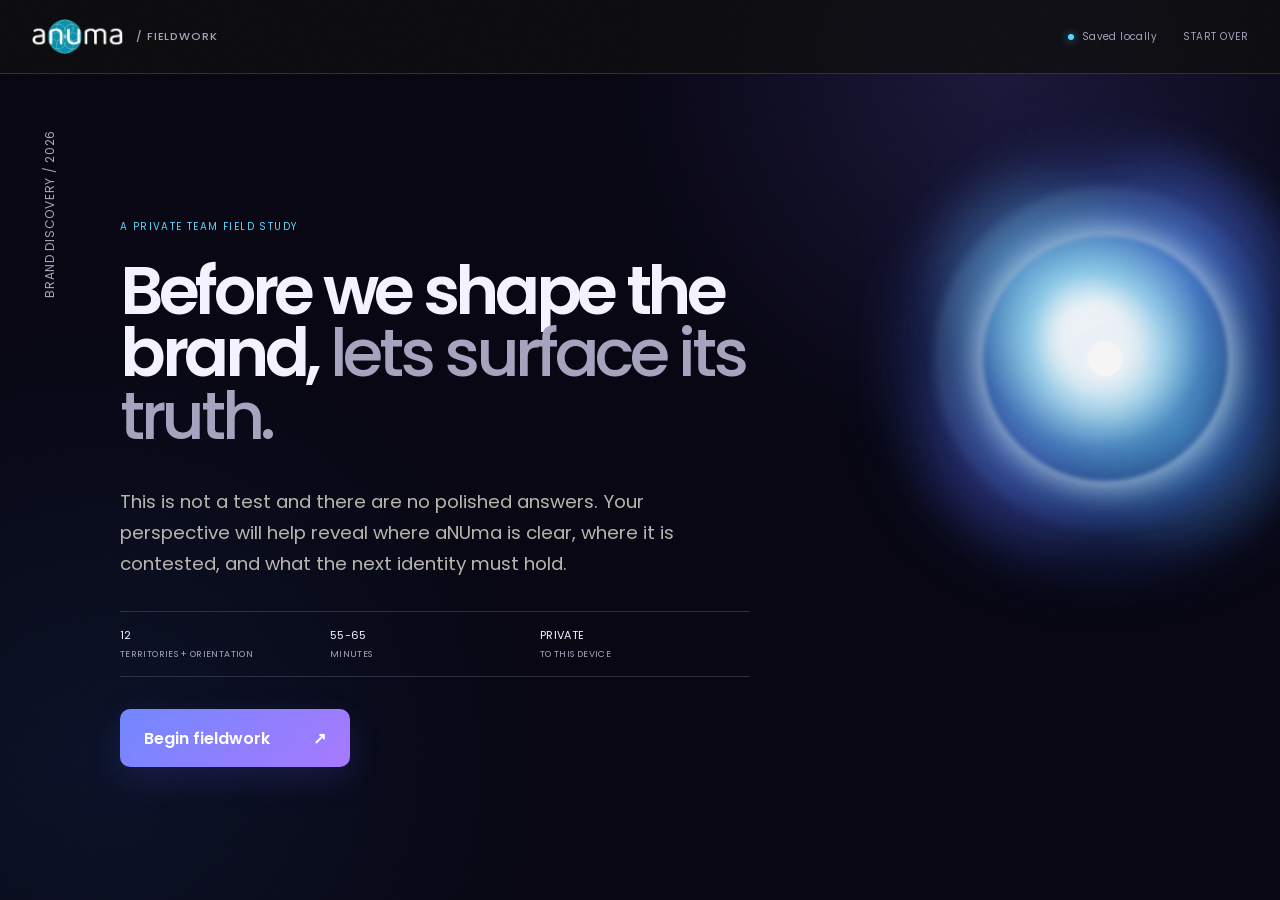
<file: index.html>
<!doctype html>
<html lang="en">
<head>
  <meta charset="UTF-8">
  <meta name="viewport" content="width=device-width, initial-scale=1.0">
  <meta name="theme-color" content="#10100f">
  <title>aNUma Brand Fieldwork</title>
  <meta name="description" content="A guided brand discovery fieldwork experience for the aNUma team.">
  <link rel="preconnect" href="https://fonts.googleapis.com">
  <link rel="preconnect" href="https://fonts.gstatic.com" crossorigin>
  <link href="https://fonts.googleapis.com/css2?family=Poppins:wght@400;500;600;700&display=swap" rel="stylesheet">
  <link rel="stylesheet" href="styles.css">
</head>
<body>
  <div class="noise" aria-hidden="true"></div>
  <div class="voice-toast" id="voiceStatus" role="status" aria-live="polite"></div>

  <header class="topbar">
    <a class="brandmark" href="#" aria-label="aNUma Brand Fieldwork home">
      <img src="assets/anuma-logo.png" alt="aNUma">
      <b>/ FIELDWORK</b>
    </a>
    <div class="save-state"><span class="save-dot"></span><span id="saveLabel">Saved locally</span></div>
    <button class="text-button" id="exitButton" type="button">Start over</button>
  </header>

  <main id="app">
    <section class="welcome screen active" data-screen="welcome">
      <div class="welcome__index mono">BRAND DISCOVERY / 2026</div>
      <div class="welcome__body">
        <div class="orbital-mark" aria-hidden="true">
          <div class="orb-cloud orb-cloud--outer"></div>
          <div class="orb-cloud orb-cloud--inner"></div>
          <div class="orb-core"></div>
        </div>
        <p class="eyebrow">A private team field study</p>
        <h1>Before we shape the brand, <em>lets surface its truth.</em></h1>
        <p class="welcome__intro">This is not a test and there are no polished answers. Your perspective will help reveal where aNUma is clear, where it is contested, and what the next identity must hold.</p>
        <div class="welcome__meta">
          <span><b>12</b> territories + orientation</span>
          <span><b>55-65</b> minutes</span>
          <span><b>Private</b> to this device</span>
        </div>
        <button class="primary-button" id="beginButton" type="button"><span>Begin fieldwork</span><span aria-hidden="true">↗</span></button>
        <button class="resume-button hidden" id="resumeButton" type="button">Continue where I left off <span>→</span></button>
      </div>
    </section>

    <section class="workspace screen" data-screen="workspace">
      <aside class="rail" aria-label="Discovery progress">
        <div class="rail__head">
          <span class="mono">YOUR FIELD NOTES</span>
          <strong id="percentLabel">0%</strong>
        </div>
        <nav id="stepNav"></nav>
        <div class="rail__footer">
          <div class="progress-track"><span id="progressBar"></span></div>
          <p>Responses save automatically on this device.</p>
        </div>
      </aside>

      <div class="stage">
        <div id="stepMount"></div>
        <nav class="step-actions" aria-label="Question navigation">
          <button class="back-button step-arrow" id="backButton" type="button" aria-label="Previous section">
            <svg aria-hidden="true" viewBox="0 0 24 24"><path d="M15 5l-7 7 7 7"></path></svg>
          </button>
          <button class="next-button step-arrow" id="nextButton" type="button" aria-label="Continue">
            <span class="sr-only" id="nextLabel">Continue</span>
            <svg aria-hidden="true" viewBox="0 0 24 24"><path d="M9 5l7 7-7 7"></path></svg>
          </button>
        </nav>
      </div>
    </section>

    <section class="review screen" data-screen="review">
      <div class="review__header">
        <div>
          <p class="eyebrow">Fieldwork complete</p>
          <h2>A record of your <em>point of view.</em></h2>
        </div>
        <div class="review__actions">
          <button class="secondary-button" id="printButton" type="button">Print / Save PDF</button>
          <button class="primary-button compact" id="downloadButton" type="button"><span>Download response (.JSON)</span><span>↓</span></button>
          <button class="secondary-button" id="thankYouButton" type="button">Next step</button>
        </div>
      </div>
      <div class="review__notice"><span>01</span><p>Download your completed response, then attach the JSON file to an email for the research lead. This is one perspective, not the final strategy; the team responses will be compared for alignment, tension and language worth keeping.</p></div>
      <div id="reviewMount" class="review__grid"></div>
      <div class="review__footer">
        <button class="back-button" id="editButton" type="button"><span>←</span> Edit responses</button>
        <p class="mono">GENERATED <span id="generatedDate"></span></p>
      </div>
    </section>

    <section class="thankyou screen" data-screen="thankyou">
      <div class="thankyou__body">
        <div class="orbital-mark thankyou__orb" aria-hidden="true">
          <div class="orb-cloud orb-cloud--outer"></div>
          <div class="orb-cloud orb-cloud--inner"></div>
          <div class="orb-core"></div>
        </div>
        <p class="eyebrow">Thank you</p>
        <h2>Your field notes <em>are part of the next step.</em></h2>
        <p class="thankyou__intro">After the responses are sent back, they will be analyzed for patterns, tensions, language, archetype signals, audience needs and visual direction. The findings will be shaped into a presentation for the next phase of the aNUma brand identity.</p>
        <div class="thankyou__next">
          <span>01</span>
          <p>Send the downloaded JSON file to the research lead.</p>
          <span>02</span>
          <p>The responses will be synthesized across the team.</p>
          <span>03</span>
          <p>The next presentation will clarify strategic direction, brand voice and visual identity routes.</p>
        </div>
        <button class="secondary-button" id="backToReviewButton" type="button">Back to responses</button>
      </div>
    </section>
  </main>

  <dialog id="resetDialog">
    <div class="dialog-mark">×</div>
    <p class="eyebrow">Clear field notes?</p>
    <h3>This will erase every response on this device.</h3>
    <div class="dialog-actions">
      <button class="secondary-button" id="cancelReset" type="button">Keep my work</button>
      <button class="danger-button" id="confirmReset" type="button">Erase and restart</button>
    </div>
  </dialog>

  <script src="app.js"></script>
</body>
</html>
</file>
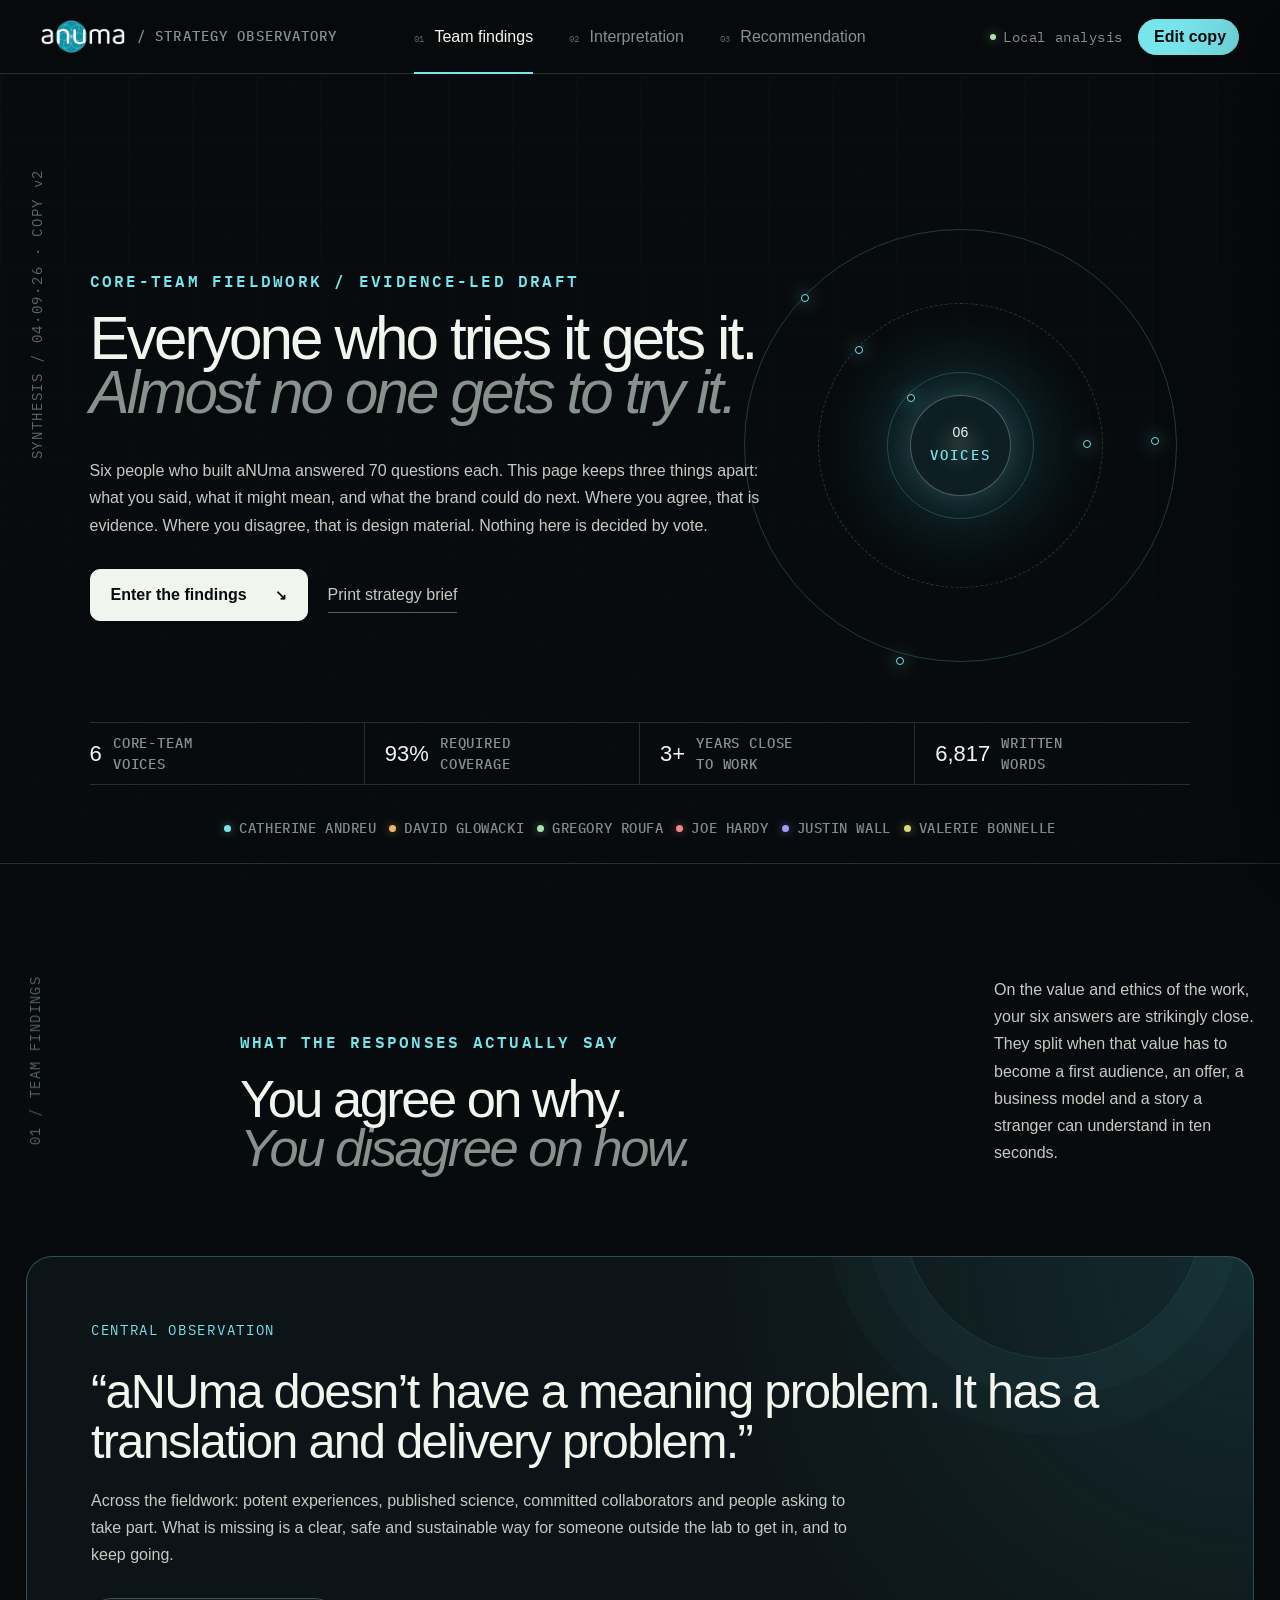
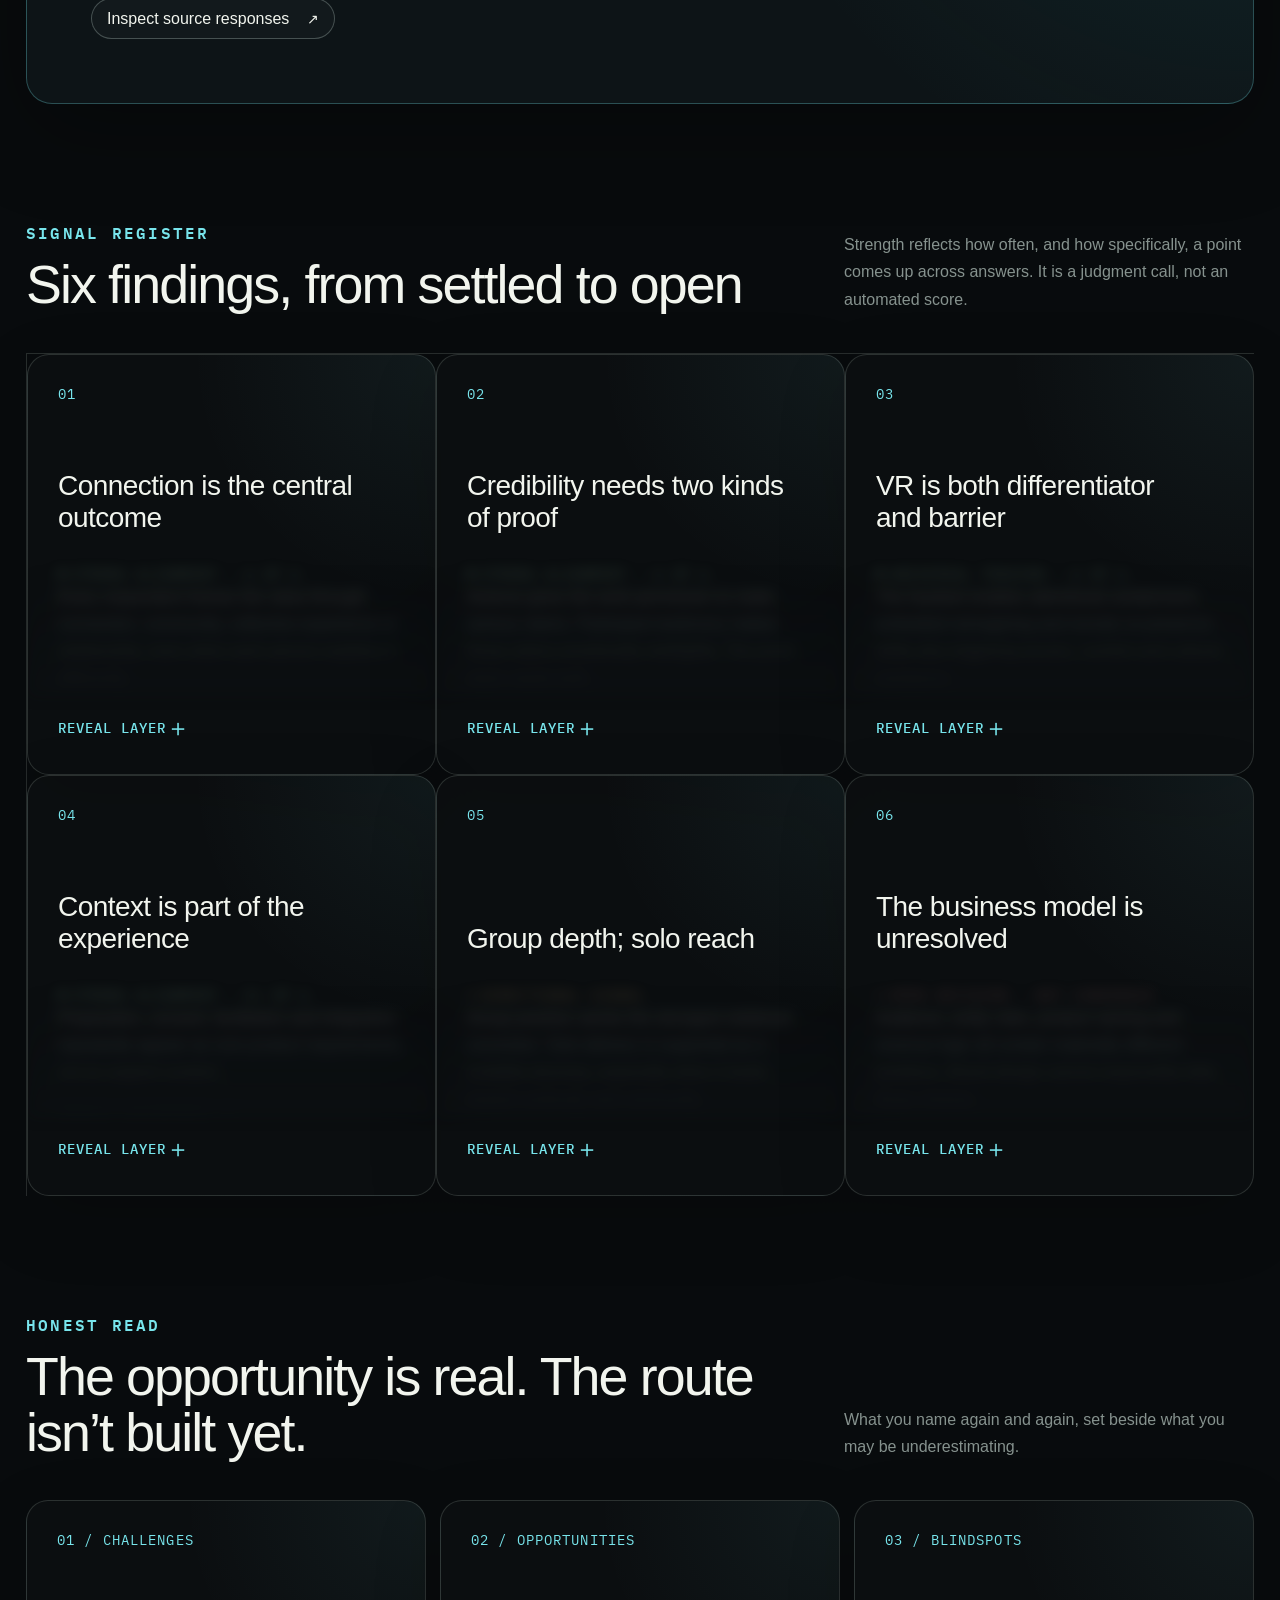
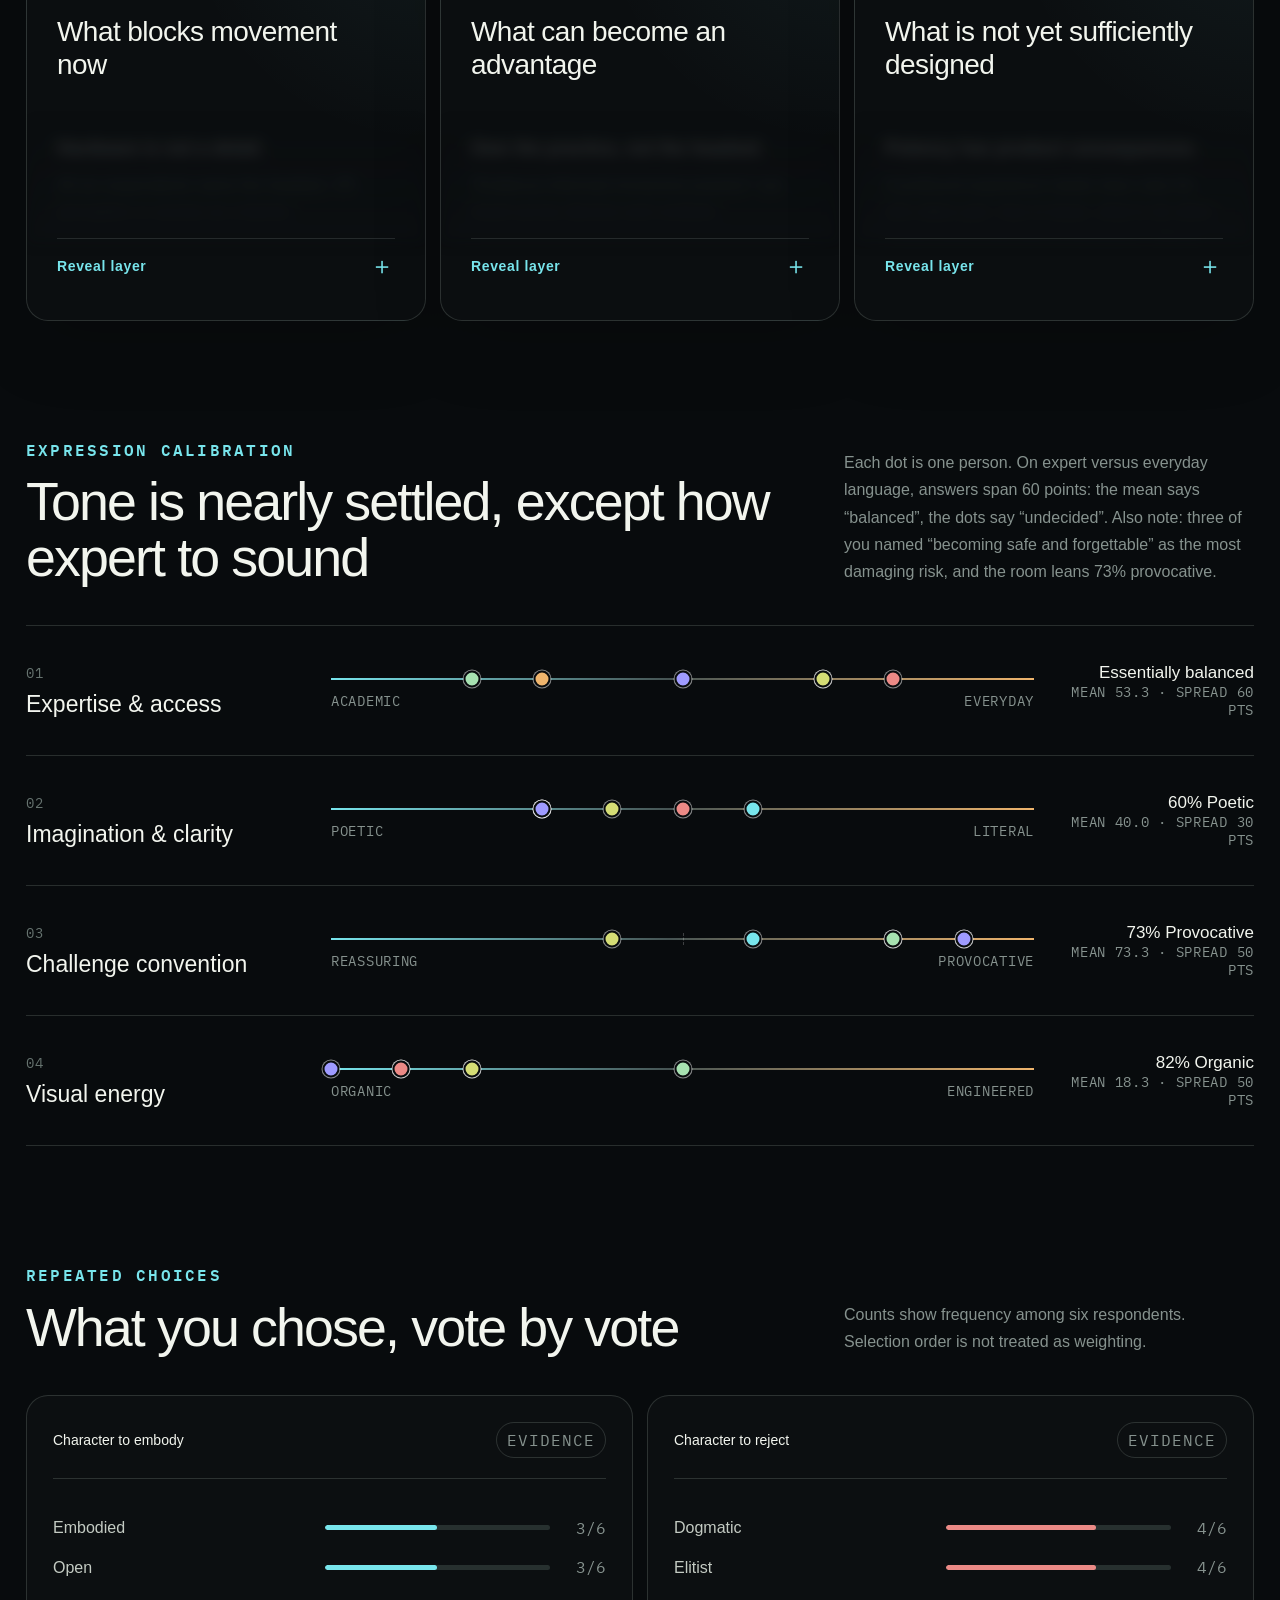
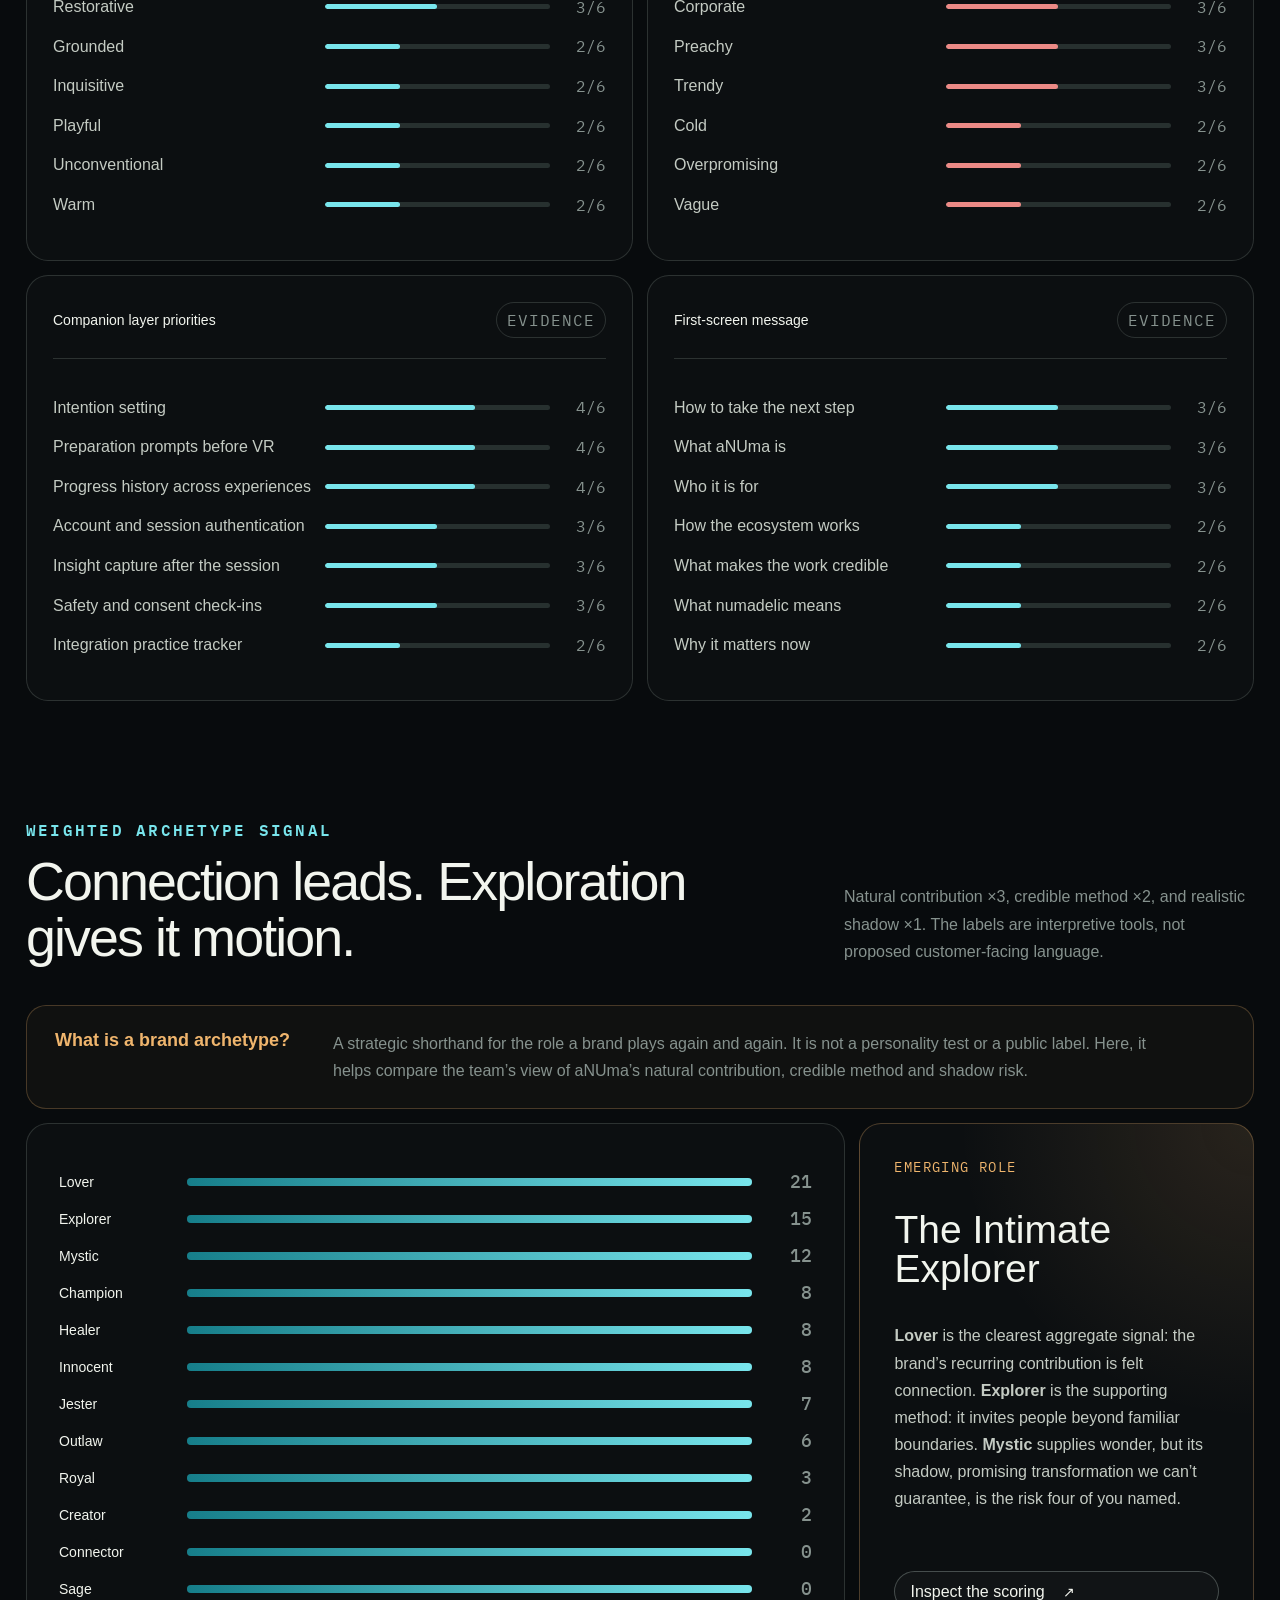
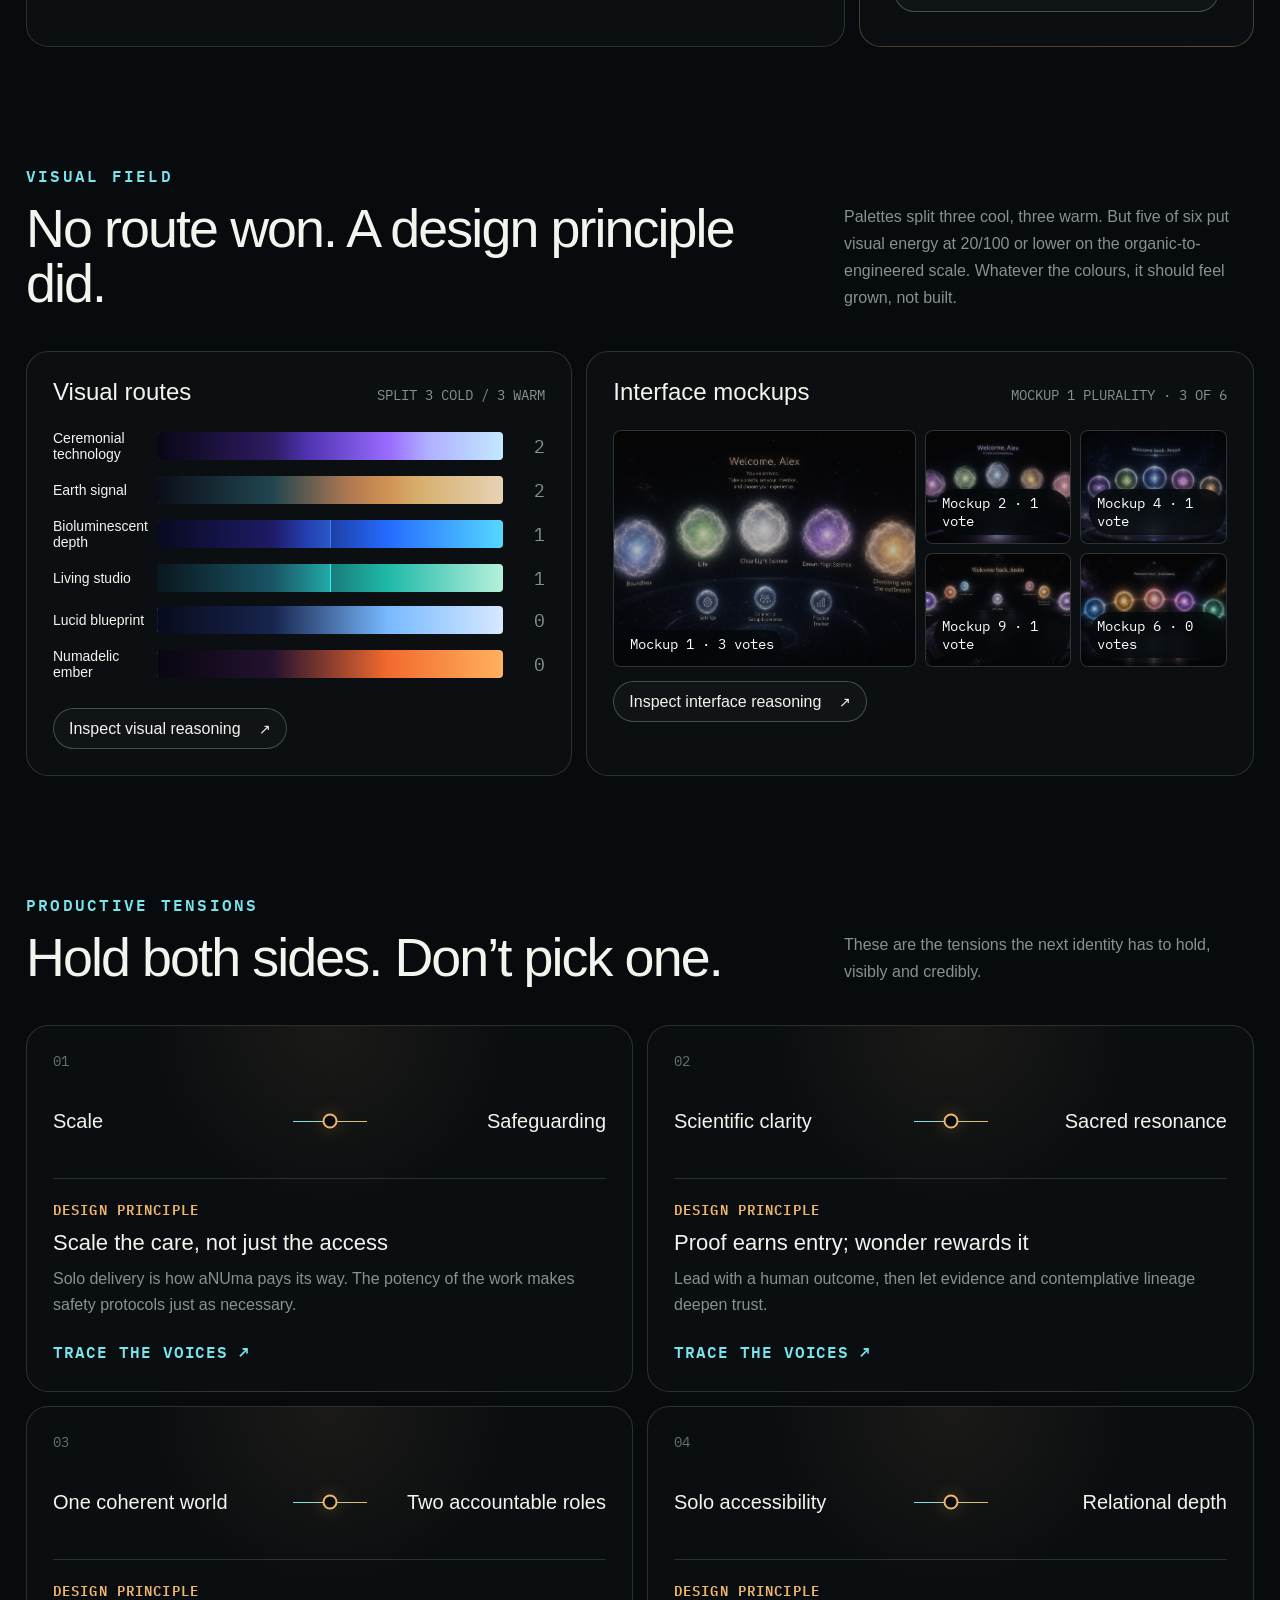
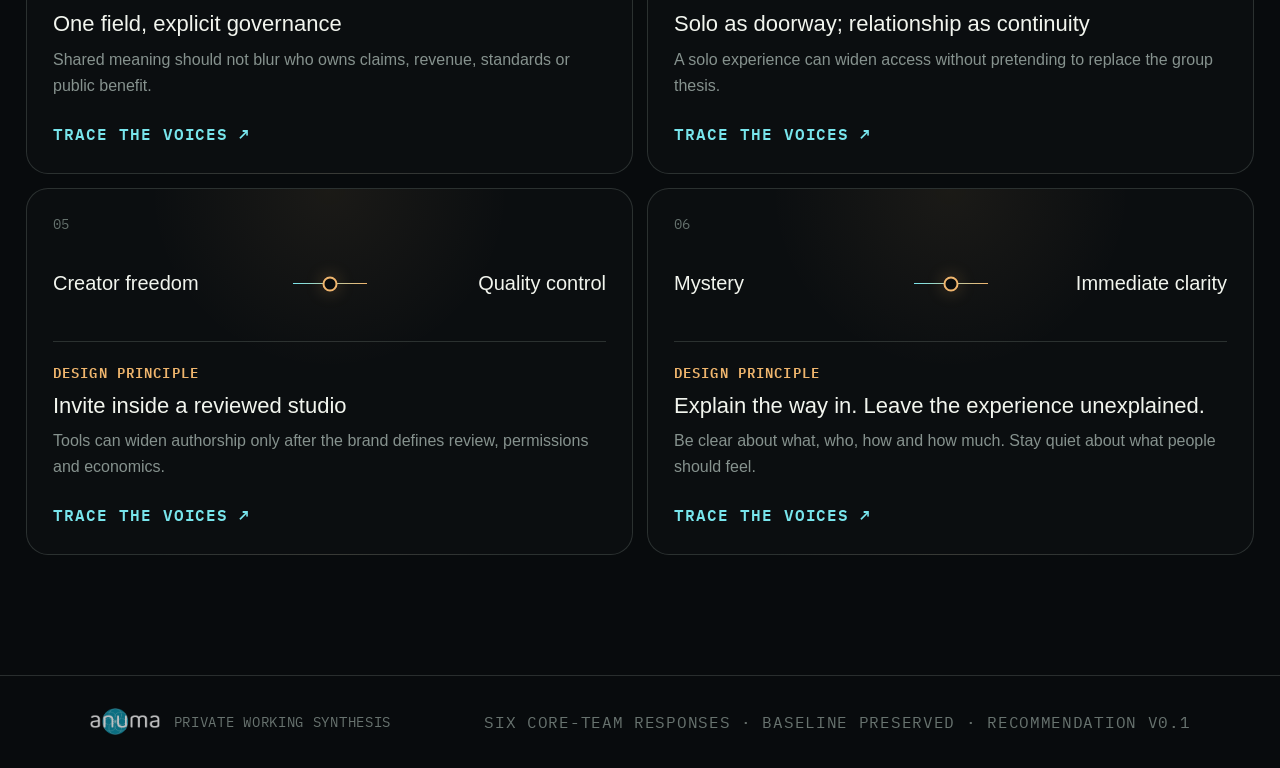
<file: analysis-refined.html>
<!doctype html>
<html lang="en">
<head>
  <meta charset="UTF-8">
  <meta name="viewport" content="width=device-width, initial-scale=1.0">
  <meta name="theme-color" content="#080b0d">
  <meta name="description" content="Private synthesis of the aNUma core-team brand discovery fieldwork.">
  <title>aNUma / Strategy Observatory (copy v2)</title>
  <link rel="preconnect" href="https://fonts.googleapis.com">
  <link rel="preconnect" href="https://fonts.gstatic.com" crossorigin>
  <link href="https://fonts.googleapis.com/css2?family=IBM+Plex+Mono:wght@400;500;600&family=Poppins:ital,wght@0,400;0,500;0,600;0,700;1,400;1,500&display=swap" rel="stylesheet">
  <link rel="stylesheet" href="analysis.css">
</head>
<body>
  <a class="skip-link" href="#analysisMain">Skip to analysis</a>
  <div class="ambient ambient--one" aria-hidden="true"></div>
  <div class="ambient ambient--two" aria-hidden="true"></div>
  <div class="grain" aria-hidden="true"></div>

  <header class="masthead">
    <a class="analysis-brand" href="index.html" aria-label="Return to aNUma Brand Fieldwork">
      <img src="assets/anuma-logo.png" alt="aNUma">
      <span>/ STRATEGY OBSERVATORY</span>
    </a>

    <nav class="phase-nav" aria-label="Analysis layers">
      <button class="phase-link active" type="button" data-phase-target="findings"><i>01</i> Team findings</button>
      <button class="phase-link" type="button" data-phase-target="interpretation"><i>02</i> Interpretation</button>
      <button class="phase-link" type="button" data-phase-target="recommendation"><i>03</i> Recommendation</button>
    </nav>

    <div class="masthead-actions">
      <span class="privacy-state"><i></i> Local analysis</span>
      <button class="header-button header-button--accent" id="editModeButton" type="button" aria-pressed="false">Edit copy</button>
    </div>
  </header>

  <main id="analysisMain">
    <section class="analysis-hero" aria-labelledby="analysisTitle">
      <div class="hero-index mono">SYNTHESIS / 04·09·26 · COPY v2</div>
      <div class="hero-copy">
        <p class="kicker">Core-team fieldwork / evidence-led draft</p>
        <h1 id="analysisTitle">Everyone who tries it gets it.<br><em>Almost no one gets to try it.</em></h1>
        <p class="hero-intro">Six people who built aNUma answered 70 questions each. This page keeps three things apart: what you said, what it might mean, and what the brand could do next. Where you agree, that is evidence. Where you disagree, that is design material. Nothing here is decided by vote.</p>
        <div class="hero-actions">
          <button class="primary-action" type="button" data-phase-target="findings">Enter the findings <span>↘</span></button>
          <button class="quiet-action" id="printButton" type="button">Print strategy brief</button>
        </div>
      </div>

      <div class="signal-orbit" aria-hidden="true">
        <div class="orbit orbit--outer"><i></i><i></i><i></i></div>
        <div class="orbit orbit--mid"><i></i><i></i></div>
        <div class="orbit orbit--inner"><i></i></div>
        <div class="orbit-core"><span>06</span><small>voices</small></div>
      </div>

      <div class="hero-ledger" id="heroLedger" aria-label="Dataset summary"></div>
      <div class="respondent-ribbon" id="respondentRibbon" aria-label="Core team respondents"></div>
    </section>

    <div class="strategist-banner hidden" id="strategistBanner">
      <div>
        <span class="mono">STRATEGIST LENS / SEPARATE FROM TEAM COUNTS</span>
        <strong id="strategistBannerName"></strong>
      </div>
      <div class="strategist-banner__actions">
        <button type="button" data-phase-target="findings" data-scroll-target="strategistLens">Compare perspectives</button>
        <button type="button" id="replaceStrategist">Replace file</button>
        <button type="button" id="removeStrategist">Remove</button>
      </div>
    </div>

    <section class="phase-panel active" id="findings" data-phase="findings" aria-labelledby="findingsTitle">
      <div class="section-shell">
        <header class="section-intro">
          <div class="section-number mono">01 / TEAM FINDINGS</div>
          <div>
            <p class="kicker">What the responses actually say</p>
            <h2 id="findingsTitle">You agree on why.<br><em>You disagree on how.</em></h2>
          </div>
          <p>On the value and ethics of the work, your six answers are strikingly close. They split when that value has to become a first audience, an offer, a business model and a story a stranger can understand in ten seconds.</p>
        </header>

        <article class="thesis-card">
          <span class="thesis-card__label mono">CENTRAL OBSERVATION</span>
          <blockquote>“aNUma doesn’t have a meaning problem. It has a translation and delivery problem.”</blockquote>
          <p>Across the fieldwork: potent experiences, published science, committed collaborators and people asking to take part. What is missing is a clear, safe and sustainable way for someone outside the lab to get in, and to keep going.</p>
          <button class="evidence-button" type="button" data-evidence-title="Why the brand must change now" data-evidence-fields="whyNow,belief,impact">Inspect source responses <span>↗</span></button>
        </article>

        <section class="content-section" aria-labelledby="signalsTitle">
          <div class="content-heading">
            <div>
              <p class="kicker">Signal register</p>
              <h3 id="signalsTitle">Six findings, from settled to open</h3>
            </div>
            <p>Strength reflects how often, and how specifically, a point comes up across answers. It is a judgment call, not an automated score.</p>
          </div>
          <div class="signal-grid" id="findingSignals"></div>
        </section>

        <section class="content-section" aria-labelledby="boardroomTitle">
          <div class="content-heading">
            <div>
              <p class="kicker">Honest read</p>
              <h3 id="boardroomTitle">The opportunity is real. The route isn’t built yet.</h3>
            </div>
            <p>What you name again and again, set beside what you may be underestimating.</p>
          </div>
          <div class="boardroom-lens">
            <article class="lens-column lens-column--challenge">
              <header><span>01 / CHALLENGES</span><strong>What blocks movement now</strong></header>
              <ul>
                <li><b>Hardware is not a detail.</b><p>All six respondents name the headset, VR perception or access as a barrier.</p></li>
                <li><b>The explanation cost is too high.</b><p>Before anyone feels the value, they have to sort through practice, science, spirituality, a company and a nonprofit.</p></li>
                <li><b>Commercial confidence is thin.</b><p>The research reputation has matured faster than a repeatable offer, channel or pricing logic.</p></li>
              </ul>
              <button class="mini-evidence" type="button" data-evidence-title="Challenges named by the team" data-evidence-fields="barrier,currentPerception,whyNow,facilitatorPrice">Trace responses</button>
            </article>
            <article class="lens-column lens-column--opportunity">
              <header><span>02 / OPPORTUNITIES</span><strong>What can become an advantage</strong></header>
              <ul>
                <li><b>Own the practice, not the headset.</b><p>“Evidence-informed immersive practice” can travel across devices and contexts.</p></li>
                <li><b>Let proof and testimony work together.</b><p>Research earns trust. Hearing from participants, and trying it with a guide, turns curiosity into understanding.</p></li>
                <li><b>Use facilitators as the first channel.</b><p>They add context, distribution, continuity and a route from solo interest to shared depth.</p></li>
              </ul>
              <button class="mini-evidence" type="button" data-evidence-title="Opportunities in the responses" data-evidence-fields="impact,different,facilitatorPathway,communityRole">Trace responses</button>
            </article>
            <article class="lens-column lens-column--blindspot">
              <header><span>03 / BLINDSPOTS</span><strong>What is not yet sufficiently designed</strong></header>
              <ul>
                <li><b>Potency has product consequences.</b><p>A profound experience needs clear rules for who takes part, how to leave, what to do when it goes wrong and how to integrate it. Valerie notes the team has no therapist’s perspective yet, and may underestimate the risks.</p></li>
                <li><b>A broad vision still needs a wedge.</b><p>“Many possible applications” can postpone the hard choice of who pays first and why.</p></li>
                <li><b>Identity cannot outrun operations.</b><p>A new look without a new way in, a joined-up product and a clear owner will reproduce the old confusion.</p></li>
              </ul>
              <button class="mini-evidence" type="button" data-evidence-title="Potential blindspots" data-evidence-fields="soloPathway,priorityAudience,relationship,confusion,risk">Trace responses</button>
            </article>
          </div>
        </section>

        <section class="content-section" aria-labelledby="polarityTitle">
          <div class="content-heading">
            <div>
              <p class="kicker">Expression calibration</p>
              <h3 id="polarityTitle">Tone is nearly settled, except how expert to sound</h3>
            </div>
            <p>Each dot is one person. On expert versus everyday language, answers span 60 points: the mean says “balanced”, the dots say “undecided”. Also note: three of you named “becoming safe and forgettable” as the most damaging risk, and the room leans 73% provocative.</p>
          </div>
          <div class="polarity-board" id="polarityBoard"></div>
        </section>

        <section class="content-section rankings-section" aria-labelledby="rankingTitle">
          <div class="content-heading">
            <div>
              <p class="kicker">Repeated choices</p>
              <h3 id="rankingTitle">What you chose, vote by vote</h3>
            </div>
            <p>Counts show frequency among six respondents. Selection order is not treated as weighting.</p>
          </div>
          <div class="ranking-grid">
            <article class="ranking-card">
              <header><span>Character to embody</span><button type="button" class="mini-evidence" data-evidence-title="Defining traits" data-evidence-fields="primaryTraits">Evidence</button></header>
              <div id="primaryTraitsChart"></div>
            </article>
            <article class="ranking-card ranking-card--warning">
              <header><span>Character to reject</span><button type="button" class="mini-evidence" data-evidence-title="Traits to avoid" data-evidence-fields="notTraits">Evidence</button></header>
              <div id="avoidTraitsChart"></div>
            </article>
            <article class="ranking-card">
              <header><span>Companion layer priorities</span><button type="button" class="mini-evidence" data-evidence-title="Companion app priorities" data-evidence-fields="companionRole,companionFunctions">Evidence</button></header>
              <div id="companionChart"></div>
            </article>
            <article class="ranking-card">
              <header><span>First-screen message</span><button type="button" class="mini-evidence" data-evidence-title="Landing-page priorities" data-evidence-fields="launchPriority">Evidence</button></header>
              <div id="launchChart"></div>
            </article>
          </div>
        </section>

        <section class="content-section" aria-labelledby="archetypeTitle">
          <div class="content-heading">
            <div>
              <p class="kicker">Weighted archetype signal</p>
              <h3 id="archetypeTitle">Connection leads. Exploration gives it motion.</h3>
            </div>
            <p>Natural contribution ×3, credible method ×2, and realistic shadow ×1. The labels are interpretive tools, not proposed customer-facing language.</p>
          </div>
          <aside class="archetype-explainer">
            <strong>What is a brand archetype?</strong>
            <p>A strategic shorthand for the role a brand plays again and again. It is not a personality test or a public label. Here, it helps compare the team’s view of aNUma’s natural contribution, credible method and shadow risk.</p>
          </aside>
          <div class="archetype-layout">
            <div class="archetype-chart" id="archetypeChart"></div>
            <article class="archetype-read">
              <span class="mono">EMERGING ROLE</span>
              <h4>The Intimate Explorer</h4>
              <p><strong>Lover</strong> is the clearest aggregate signal: the brand’s recurring contribution is felt connection. <strong>Explorer</strong> is the supporting method: it invites people beyond familiar boundaries. <strong>Mystic</strong> supplies wonder, but its shadow, promising transformation we can’t guarantee, is the risk four of you named.</p>
              <button class="evidence-button" type="button" data-evidence-title="Archetype choices and shadow risks" data-evidence-fields="naturalGift,changeMethod,shadowRisk">Inspect the scoring <span>↗</span></button>
            </article>
          </div>
        </section>

        <section class="content-section" aria-labelledby="visualTitle">
          <div class="content-heading">
            <div>
              <p class="kicker">Visual field</p>
              <h3 id="visualTitle">No route won. A design principle did.</h3>
            </div>
            <p>Palettes split three cool, three warm. But five of six put visual energy at 20/100 or lower on the organic-to-engineered scale. Whatever the colours, it should feel grown, not built.</p>
          </div>
          <div class="visual-analysis">
            <div class="visual-votes" id="visualVotes"></div>
            <div class="mockup-votes" id="mockupVotes"></div>
          </div>
        </section>

        <section class="content-section" aria-labelledby="tensionsTitle">
          <div class="content-heading">
            <div>
              <p class="kicker">Productive tensions</p>
              <h3 id="tensionsTitle">Hold both sides. Don’t pick one.</h3>
            </div>
            <p>These are the tensions the next identity has to hold, visibly and credibly.</p>
          </div>
          <div class="tension-list" id="tensionList"></div>
        </section>

        <section class="content-section strategist-lens hidden" id="strategistLens" aria-labelledby="strategistTitle">
          <div class="content-heading">
            <div>
              <p class="kicker">Your independent response</p>
              <h3 id="strategistTitle">Where your lens meets, or challenges, the team</h3>
            </div>
            <p>Your choices appear as a comparison only. They never change the six-person baseline or its counts.</p>
          </div>
          <div id="strategistComparison"></div>
        </section>
      </div>
    </section>

    <section class="phase-panel" id="interpretation" data-phase="interpretation" aria-labelledby="interpretationTitle">
      <div class="section-shell">
        <header class="section-intro section-intro--amber">
          <div class="section-number mono">02 / STRATEGIC INTERPRETATION</div>
          <div>
            <p class="kicker">What the patterns may mean</p>
            <h2 id="interpretationTitle">Protect the depth.<br><em>Rebuild the way in.</em></h2>
          </div>
          <p>The goal is not to make aNUma more conventional. It is to make something unconventional easier to understand, try, trust and keep doing.</p>
        </header>

        <section class="interpretive-bridge" aria-label="From evidence to interpretation">
          <article><span>01 / ASSET</span><strong>The experience already has a recognisable core.</strong><ul><li>People as light: minimal, luminous, open to interpretation</li><li>Relational and contemplative depth</li><li>A serious culture of scientific inquiry</li></ul></article>
          <div class="bridge-arrow">→</div>
          <article><span>02 / FRICTION</span><strong>The current story asks people to understand too much.</strong><ul><li>Too many categories arrive before the benefit</li><li>Headset access interrupts curiosity</li><li>No obvious first thing to buy</li></ul></article>
          <div class="bridge-arrow">→</div>
          <article><span>03 / OPPORTUNITY</span><strong>Translate numadelic depth into a guided practice system.</strong><ul><li>Invite before explaining the full worldview</li><li>Let evidence support the story, not dictate it</li><li>Design access, preparation and continuity together</li></ul></article>
        </section>

        <section class="content-section" aria-labelledby="progressTitle">
          <div class="content-heading">
            <div>
              <p class="kicker">Progress diagnosis</p>
              <h3 id="progressTitle">The work succeeded as research before it succeeded as a market offer.</h3>
            </div>
            <p>This is not a verdict on the experience. It is a distinction between three kinds of progress that have moved at different speeds.</p>
          </div>
          <div class="progress-grid">
            <article class="progress-card"><span>WHAT WORKED</span><h4>A distinctive experiential and research core</h4><p>The team has created a recognisable aesthetic, meaningful group encounters, peer-reviewed inquiry and a network of committed collaborators.</p><ul><li>Original numadelic embodiment</li><li>Credibility through published research</li><li>Strong conviction after direct experience</li></ul><button class="mini-evidence" type="button" data-evidence-title="What has worked" data-evidence-fields="proud,proofPoints,different,success">Trace evidence</button></article>
            <article class="progress-card"><span>WHAT STALLED</span><h4>The path from interest to participation</h4><p>Before anyone feels the value, they must decode an unfamiliar category, trust VR, find a headset, understand the benefit and find a session. As one of you put it: “few people who were our target audience actually want to put on a VR headset.”</p><ul><li>High explanation cost</li><li>Hardware and distribution friction</li><li>No repeatable paid offer yet</li></ul><button class="mini-evidence" type="button" data-evidence-title="What has stalled" data-evidence-fields="barrier,currentPerception,whyNow,facilitatorPrice">Trace evidence</button></article>
            <article class="progress-card"><span>WHAT CHANGED</span><h4>The strategy can now separate practice from device</h4><p>The emerging opportunity is to treat VR as the highest-fidelity expression of a broader practice system rather than the definition of the brand.</p><ul><li>More formats can carry the aesthetic principles</li><li>Facilitators can become a trusted channel</li><li>The app can connect preparation and continuity</li></ul><button class="mini-evidence" type="button" data-evidence-title="What can change now" data-evidence-fields="alternatives,facilitatorPathway,companionRole,communityRole">Trace evidence</button></article>
          </div>
        </section>

        <section class="content-section" aria-labelledby="accessTitle">
          <div class="content-heading">
            <div>
              <p class="kicker">Access is the product problem</p>
              <h3 id="accessTitle">The headset is one of six places people drop out.</h3>
            </div>
            <p>Nobody can value an experience they can’t find, understand, get to, enter safely or continue.</p>
          </div>
          <div class="access-journey">
            <article><span>01</span><h4>Discover</h4><p><b>Friction</b> The story is diffuse.</p><p><b>Move</b> Lead with one human tension and one invitation.</p></article>
            <article><span>02</span><h4>Understand</h4><p><b>Friction</b> Benefits are hard to imagine before trying.</p><p><b>Move</b> Use testimony, demonstrations and clear use contexts.</p></article>
            <article><span>03</span><h4>Equip</h4><p><b>Friction</b> Headset ownership and setup narrow reach.</p><p><b>Move</b> Offer facilitated access and lighter entry formats.</p></article>
            <article><span>04</span><h4>Prepare</h4><p><b>Friction</b> Potency creates uncertainty and risk.</p><p><b>Move</b> Make readiness, consent and exit routes visible.</p></article>
            <article><span>05</span><h4>Experience</h4><p><b>Friction</b> Technical setup can break the ritual.</p><p><b>Move</b> Script onboarding and facilitation as one ritual.</p></article>
            <article><span>06</span><h4>Continue</h4><p><b>Friction</b> Insight may end without integration or belonging.</p><p><b>Move</b> Connect reflection, practice and community in the app.</p></article>
          </div>
        </section>

        <section class="content-section contemplation-section" aria-labelledby="contemplationTitle">
          <div class="content-heading">
            <div>
              <p class="kicker">Deeper synthesis</p>
              <h3 id="contemplationTitle">Four questions worth an hour each</h3>
            </div>
            <p>Each draws on several voices at once. They are meant to create clarity, not to put anyone on the spot.</p>
          </div>
          <div class="contemplation-grid" id="contemplationGrid"></div>
        </section>

        <section class="content-section" aria-labelledby="categoryTitle">
          <div class="content-heading">
            <div>
              <p class="kicker">Category thesis</p>
              <h3 id="categoryTitle">VR is the signature medium, not the whole meaning</h3>
            </div>
            <button class="evidence-button" type="button" data-evidence-title="Where VR is essential" data-evidence-fields="medium,alternatives,different">Inspect source responses <span>↗</span></button>
          </div>
          <div class="category-frame">
            <div class="category-frame__not">
              <span class="mono">TOO NARROW</span>
              <p>VR wellness app</p>
              <p>Digital psychedelic</p>
              <p>Clinical intervention</p>
            </div>
            <div class="category-frame__own">
              <span class="mono">SPACE TO OWN</span>
              <strong>Evidence-informed<br>immersive practice</strong>
              <p>Guided practices that let people feel what they have only understood, in VR and beyond, without telling them what they should experience.</p>
            </div>
            <div class="category-frame__not">
              <span class="mono">TOO BROAD</span>
              <p>Consciousness platform</p>
              <p>Transformative technology</p>
              <p>Human connection</p>
            </div>
          </div>
          <p class="interpretation-note"><span>Interpretation</span> “Immersive practice” keeps the door open to VR, facilitated encounters, breath, audio, installations and future formats, while “evidence-informed” signals discipline without implying a clinical claim.</p>
        </section>

        <section class="content-section" aria-labelledby="ecosystemTitle">
          <div class="content-heading">
            <div>
              <p class="kicker">Entity architecture</p>
              <h3 id="ecosystemTitle">One numadelic world. Two accountable roles.</h3>
            </div>
            <p>Four of you favour one brand with two expressions; two favour distinct but visibly connected initiatives. Nobody argues for full separation, but two answers question whether aNUma should remain a company at all. That has to be settled first.</p>
          </div>
          <div class="ecosystem-map">
            <div class="ecosystem-source"><span>SHARED SOURCE</span><strong>The numadelic field</strong><p>Aesthetic · method · values · community · knowledge</p></div>
            <div class="ecosystem-branches">
              <article class="entity-card entity-card--anuma">
                <span>EXPERIENCE &amp; ACCESS</span>
                <h4>aNUma</h4>
                <p>Brings numadelic experiences to participants and practitioners, and earns the revenue that sustains them.</p>
                <ul><li>Earned revenue</li><li>Product experience</li><li>Distribution</li></ul>
              </article>
              <article class="entity-card entity-card--labs">
                <span>RESEARCH &amp; PUBLIC BENEFIT</span>
                <h4>Numadelic Labs</h4>
                <p>Studies and safeguards the work, and funds access for people who could not otherwise reach it.</p>
                <ul><li>Evidence &amp; standards</li><li>Research partnerships</li><li>Grant-funded access</li></ul>
              </article>
            </div>
            <div class="ecosystem-loop"><span>evidence &amp; standards →</span><span>← use, learning &amp; revenue</span></div>
          </div>
          <button class="evidence-button" type="button" data-evidence-title="aNUma and Numadelic Labs" data-evidence-fields="anumaRole,labsRole,relationship,sharedDistinct,confusion">Inspect architecture evidence <span>↗</span></button>
        </section>

        <section class="content-section" aria-labelledby="audienceTitle">
          <div class="content-heading">
            <div>
              <p class="kicker">Audience sequencing</p>
              <h3 id="audienceTitle">You named many audiences. A launch needs one.</h3>
            </div>
            <p>No shared first audience emerged. The order below is a working hypothesis to test, not a finding.</p>
          </div>
          <div class="audience-ladder">
            <article class="audience-card audience-card--primary"><span>01 / LAUNCH WEDGE</span><h4>Contemplatively curious participants</h4><p>People already looking for embodied ways to explore connection and consciousness, and willing to prepare. Think of the meditator who knows the ideas but has never felt them.</p><small>Start with readiness, not demographics.</small></article>
            <article class="audience-card"><span>02 / TRUST &amp; REACH</span><h4>Facilitators and practice leaders</h4><p>People who add context, continuity, community and responsible distribution around the experience.</p><small>Build the bridge from solo interest to shared practice.</small></article>
            <article class="audience-card"><span>03 / VALIDATION</span><h4>Researchers and care partners</h4><p>Institutions that generate evidence, define appropriate applications and extend access where safeguards are strongest.</p><small>Do not let the clinical use case define the entire brand.</small></article>
            <article class="audience-card"><span>04 / ECOSYSTEM GROWTH</span><h4>Experience creators</h4><p>Advanced practitioners and designers who can expand the field once tools, review standards and economics are ready.</p><small>A later growth engine, not the first public promise.</small></article>
          </div>
          <button class="evidence-button" type="button" data-evidence-title="Audience definitions and barriers" data-evidence-fields="priorityAudience,want,barrier,currentPerception,stakeholders">Inspect audience evidence <span>↗</span></button>
        </section>

        <section class="content-section" aria-labelledby="decisionsTitle">
          <div class="content-heading">
            <div>
              <p class="kicker">Decision register</p>
              <h3 id="decisionsTitle">Five decisions design can’t make for you</h3>
            </div>
            <p>Each needs a leadership call or a small experiment before the brand system can be final.</p>
          </div>
          <div class="decision-register" id="decisionRegister"></div>
        </section>
      </div>
    </section>

    <section class="phase-panel" id="recommendation" data-phase="recommendation" aria-labelledby="recommendationTitle">
      <div class="section-shell">
        <header class="section-intro section-intro--mint">
          <div class="section-number mono">03 / WORKING RECOMMENDATION</div>
          <div>
            <p class="kicker">What the brand should do next</p>
            <h2 id="recommendationTitle">Make it easy to try.<br><em>Keep it hard to trivialise.</em></h2>
          </div>
          <p>A first draft built from your six answers. Decisive enough to test, and openly provisional wherever the research has not earned a mandate.</p>
        </header>

        <section class="platform-board" aria-labelledby="platformTitle">
          <div class="platform-board__lead">
            <p class="kicker">Recommended brand platform / v0.1</p>
            <h3 id="platformTitle">Two lines.<br><em>Pick the one you’d say out loud.</em></h3>
            <p class="platform-idea">Both grow from Valerie’s phrase, “knowing but not feeling”. The choice: lead with what people feel, or with who they become.</p>
          </div>
          <dl class="platform-definitions">
            <div><dt>Vision</dt><dd>A world where technology nurtures attention instead of extracting it.</dd></div>
            <div><dt>Purpose</dt><dd>Let more people feel what numadelic practice offers, without losing the care, context and mystery that make it work.</dd></div>
            <div><dt>Mission</dt><dd>Design, study and share immersive practices that invite new ways of relating to attention, to the body and to each other.</dd></div>
            <div><dt>Brand promise</dt><dd>We prepare the way in. The meaning is yours.</dd></div>
          </dl>
        </section>

        <section class="platform-vote" aria-labelledby="platformVoteTitle">
          <div class="platform-vote__intro"><span class="mono">ROOM BALLOT / SAVED LOCALLY</span><h3 id="platformVoteTitle">Which idea can carry the next chapter?</h3><p>Use the plus buttons to record the room. The numbers stay in this browser and can be reset at any time.</p></div>
          <div class="platform-option" data-platform-option="feeling"><span>OPTION A</span><strong>From knowing<br>to feeling.</strong><p>More immediate and emotionally legible. It names the gap between intellectual understanding and felt experience.</p><div><button type="button" data-vote-add="feeling">＋ Add vote</button><output id="voteFeeling">0</output></div></div>
          <div class="platform-option" data-platform-option="being"><span>OPTION B</span><strong>From knowing<br>to being.</strong><p>More spacious and philosophically distinctive. It suggests integration and embodiment, but asks more from first-time audiences.</p><div><button type="button" data-vote-add="being">＋ Add vote</button><output id="voteBeing">0</output></div></div>
          <button class="vote-reset" id="resetPlatformVote" type="button">Reset room ballot</button>
        </section>

        <section class="content-section" aria-labelledby="positioningTitle">
          <div class="content-heading">
            <div>
              <p class="kicker">Positioning / working draft</p>
              <h3 id="positioningTitle">A clear sentence before a clever slogan</h3>
            </div>
          </div>
          <blockquote class="positioning-statement">For people drawn to contemplative practice, and the guides who teach it, <strong>aNUma is an evidence-informed immersive practice</strong>: you and the people with you appear as soft fields of light, so ideas you have only read about can become something you feel, alone or together. Unlike VR built to entertain or apps built to be consumed, aNUma is minimal by design, prepared with care and studied in the open.</blockquote>
          <div class="positioning-guardrail"><span>CLAIM GUARDRAIL</span><p>Describe the conditions aNUma designs and the outcomes research has observed. Never prescribe a participant’s meaning, guarantee connection or transformation, promise treatment, or claim equivalence to psychedelics.</p><button class="mini-evidence" type="button" data-evidence-title="Claims the brand must never make" data-evidence-fields="claim,authority">Evidence</button></div>
        </section>

        <section class="content-section" aria-labelledby="brandSystemTitle">
          <div class="content-heading">
            <div><p class="kicker">Brand identity system</p><h3 id="brandSystemTitle">One idea, expressed as story, ethos, style and behaviour.</h3></div>
            <p>The identity should translate the numadelic aesthetic into every encounter without turning the research into a decorative cosmic theme.</p>
          </div>
          <div class="brand-system-grid">
            <article class="brand-system-card"><span>BRAND STORY</span><h4>We know more than we have ever felt.</h4><p>aNUma starts in the gap between understanding an idea and living it. It offers prepared experiences that loosen familiar ways of seeing, and leaves the meaning to you.</p><ul><li>Start with a recognisable human gap</li><li>Introduce the practice before the technology</li><li>End with reflection and a next step</li></ul></article>
            <article class="brand-system-card"><span>BRAND ETHOS</span><h4>Design conditions, not conclusions.</h4><p>The practice makes space for emergence. The brand should be equally humble: invitational, participant-led and precise about what is observed versus what is promised.</p><ul><li>Curiosity before conviction</li><li>Care before scale</li><li>Evidence as inquiry, not as a badge</li></ul></article>
            <article class="brand-system-card"><span>BRAND STYLE</span><h4>Luminous, diffuse and open to interpretation.</h4><p>Use soft boundaries, restrained radiance, emergence and coalescence. Avoid photorealism, spiritual shorthand and symbols that collapse the experience into one fixed meaning.</p><ul><li>Low structural specificity</li><li>Low symbolic rigidity</li><li>Warm darkness and meaningful motion</li></ul></article>
            <article class="brand-system-card"><span>BRAND BEHAVIOUR</span><h4>Every first step should feel held.</h4><p>Website, app, headset and facilitator should carry a person through the same five beats: clarity, readiness, consent, encounter, integration.</p><ul><li>Explain only what helps entry</li><li>Make risk and agency visible</li><li>Always offer a way to continue</li></ul></article>
          </div>
          <a class="research-citation" href="https://www.frontiersin.org/journals/virtual-reality/articles/10.3389/frvir.2023.1286950/full" target="_blank" rel="noopener noreferrer"><span>RESEARCH FOUNDATION</span><strong>Weak representation leaves room for endogenous meaning-making.</strong><small>Glowacki, Frontiers in Virtual Reality, 2024 ↗</small></a>
          <figure class="brandkit-board"><img src="assets/anuma-brandkit-board-v2.png" alt="Proposed aNUma identity system showing chromatic brand states, professional mark usage, Poppins typography, companion interfaces, breathing motion and a sternum-worn haptic light pendant"><figcaption><span>IDENTITY TERRITORY / CONCEPT 01</span><p>A practical visual system for chromatic meaning, mark behaviour, breathing motion and connected product experiences. This is a direction for discussion, not a finished identity.</p></figcaption></figure>
        </section>

        <section class="content-section" aria-labelledby="principlesTitle">
          <div class="content-heading">
            <div>
              <p class="kicker">Five operating principles</p>
              <h3 id="principlesTitle">The brand must behave before it decorates</h3>
            </div>
          </div>
          <div class="principle-grid">
            <article><span>01</span><h4>The meaning belongs to the participant</h4><p>Leave room for people to make their own sense of it. Never tell them, in words or images, what they are supposed to discover.</p></article>
            <article><span>02</span><h4>Invite, never persuade</h4><p>Spark curiosity and leave room for doubt. No preaching, no dogma, no promises about what someone will feel.</p></article>
            <article><span>03</span><h4>Evidence without sterility</h4><p>Make the science visible and legible while protecting warmth, poetry and first-person testimony.</p></article>
            <article><span>04</span><h4>Context is part of the product</h4><p>Preparation, consent, facilitation and integration are not support content; they are core experience design.</p></article>
            <article><span>05</span><h4>Technology serves attention</h4><p>Use VR only where immersion, embodiment or remote co-presence genuinely deepens the practice.</p></article>
          </div>
        </section>

        <section class="content-section" aria-labelledby="productTitle">
          <div class="content-heading">
            <div>
              <p class="kicker">Product architecture</p>
              <h3 id="productTitle">Three pathways. One continuity layer.</h3>
            </div>
            <p>Descriptive names are placeholders for validation. The structural recommendation is the important part.</p>
          </div>
          <div class="product-system">
            <article><span>01 / EXPLORE</span><h4>Solo journeys</h4><p>A prepared, bounded way into numadelic practice, not an endless content library.</p><small>Preparation → experience → integration → invitation onward</small></article>
            <article><span>02 / GATHER</span><h4>Guided practice</h4><p>Facilitator-led group experiences, training and session tools that protect the relational core.</p><small>Community → facilitation → evidence → repeat practice</small></article>
            <article><span>03 / CREATE</span><h4>Experience studio</h4><p>Tools and standards for serious creators to build, review and publish numadelic experiences.</p><small>Authoring → review → permissions → distribution</small></article>
            <div class="continuity-layer"><span>APP COMPANION</span><strong>Prepare · Consent · Reflect · Integrate · Belong · Learn</strong><p>The app connects every pathway. It should not become a fourth product silo.</p></div>
          </div>
        </section>

        <section class="content-section" aria-labelledby="economicsTitle">
          <div class="content-heading">
            <div>
              <p class="kicker">Value exchange</p>
              <h3 id="economicsTitle">Four customers. Four reasons to pay.</h3>
            </div>
            <p>These are business-model hypotheses to test independently. A marketplace comes after demand, not before it.</p>
          </div>
          <div class="economics-matrix">
            <article><span>PARTICIPANTS</span><h4>Pay for a prepared journey</h4><p>Bounded solo packs, guided cohorts, events or membership that funds continuity, not an endless content feed.</p><dl><div><dt>Value unit</dt><dd>Completed practice pathway</dd></div><div><dt>First test</dt><dd>Paid cohort versus solo pack</dd></div><div><dt>Proof</dt><dd>Completion, return, referral</dd></div></dl></article>
            <article><span>PRACTICE LEADERS</span><h4>Pay to deliver responsibly</h4><p>Training, accreditation, annual practice licence and session tools for a trusted local channel.</p><dl><div><dt>Value unit</dt><dd>Active facilitator / session</dd></div><div><dt>First test</dt><dd>Founding facilitator cohort</dd></div><div><dt>Proof</dt><dd>Sessions run, fill rate, renewal</dd></div></dl></article>
            <article><span>RESEARCH &amp; CARE</span><h4>Pay for governed use</h4><p>Institutional pilots, licences, implementation support and research collaborations with strict claim boundaries.</p><dl><div><dt>Value unit</dt><dd>Site, protocol or study</dd></div><div><dt>First test</dt><dd>One paid implementation partner</dd></div><div><dt>Proof</dt><dd>Protocol fit, outcomes, renewal</dd></div></dl></article>
            <article><span>EXPERIENCE CREATORS</span><h4>Pay to build and reach</h4><p>Advanced training and tools first; review services and revenue share only after a real distribution channel exists.</p><dl><div><dt>Value unit</dt><dd>Creator seat / published work</dd></div><div><dt>First test</dt><dd>Invited design studio</dd></div><div><dt>Proof</dt><dd>Quality, time-to-publish, demand</dd></div></dl></article>
          </div>
          <div class="economics-guardrail"><strong>Commercial principle</strong><p>Charge for readiness, guidance, continuity and governed delivery. Do not monetise intensity, unsupported claims or addictive engagement.</p></div>
        </section>

        <section class="content-section market-reality" aria-labelledby="marketTitle">
          <div class="content-heading">
            <div>
              <p class="kicker">Recommendation / market reality</p>
              <h3 id="marketTitle">Do not wait for mass VR adoption to validate the practice.</h3>
            </div>
            <p>Primary sources replace speculative market-size forecasts. The strategic question is which hardware dependencies aNUma can reduce while protecting what makes the experience distinctive.</p>
          </div>
          <div class="market-thesis"><span class="mono">STRATEGIC READ</span><blockquote id="marketFraming"></blockquote></div>
          <div class="market-signal-grid" id="marketSignalGrid"></div>
          <div class="market-sources"><span class="mono">SOURCE LEDGER</span><div id="marketSourceRail"></div></div>
        </section>

        <section class="content-section" aria-labelledby="modalityTitle">
          <div class="content-heading">
            <div>
              <p class="kicker">Recommendation / modality strategy</p>
              <h3 id="modalityTitle">One aesthetic grammar. Six levels of access.</h3>
            </div>
            <p>Glowacki’s 2024 paper suggests numadelic value lies in minimal representation, soft luminous boundaries and room for people’s own meaning, not in the headset alone. Each modality must test what it can genuinely preserve.</p>
          </div>
          <div class="modality-ladder">
            <article class="modality-card modality-card--signature"><span>01 / SIGNATURE</span><h4>Native social VR</h4><p>Maximum attentional containment, transformation of embodiment and remote co-presence.</p><dl><div><dt>Best for</dt><dd>Flagship group and research experiences</dd></div><div><dt>Protect</dt><dd>Highest-fidelity interaction and facilitation</dd></div></dl></article>
            <article class="modality-card"><span>02 / BRIDGE</span><h4>WebXR practice</h4><p>A URL-delivered, install-light pathway on compatible headsets with hand input and spatial anchoring.</p><dl><div><dt>Best for</dt><dd>Trials, solo entry and rapid iteration</dd></div><div><dt>Protect</dt><dd>Capability fallbacks and measured fidelity</dd></div></dl></article>
            <article class="modality-card modality-card--emerging"><span>03 / EMERGING</span><h4>6DoF spatial glasses</h4><p>Lighter form factors may reduce the symbolic and physical weight of “putting on VR.”</p><dl><div><dt>Best for</dt><dd>Short practices woven into place</dd></div><div><dt>Protect</dt><dd>Do not design around unreleased hardware</dd></div></dl></article>
            <article class="modality-card"><span>04 / EVERYDAY AR</span><h4>Face &amp; body breath filters</h4><p>Phone-camera fields respond to breath and movement, letting a person encounter a soft-boundary energy body without specialist hardware.</p><dl><div><dt>Best for</dt><dd>Discovery, breathing practice and social sharing</dd></div><div><dt>Protect</dt><dd>Avoid novelty filters that trivialise the practice</dd></div></dl></article>
            <article class="modality-card modality-card--emerging"><span>05 / TACTILE</span><h4>Heart-worn light &amp; haptics</h4><p>A small chest-worn or hand-held object could translate breath or heart rhythm into restrained light and vibration during practice.</p><dl><div><dt>Best for</dt><dd>Eyes-closed practice and embodied continuity</dd></div><div><dt>Protect</dt><dd>Prototype as a non-medical device; test comfort and safety</dd></div></dl></article>
            <article class="modality-card"><span>06 / AMBIENT</span><h4>Audio, projection &amp; installation</h4><p>Spatial audio, projected fields, light and facilitated ritual can widen access without claiming to reproduce VR.</p><dl><div><dt>Best for</dt><dd>Venues, retreats, public encounters and integration</dd></div><div><dt>Protect</dt><dd>Clear expectations about experiential depth</dd></div></dl></article>
          </div>
          <div class="webxr-proposal">
            <div><span class="mono">RECOMMENDED EXPERIMENT</span><h4>Port one contained numadelic ritual, not the whole platform.</h4></div>
            <ol><li><b>Feasibility</b><p>Choose one interaction; define frame-rate, thermal, asset and input budgets.</p></li><li><b>Quest browser pilot</b><p>Compare completion, comfort, presence and drop-off with the native build.</p></li><li><b>Android XR adaptation</b><p>Test the same capability layer on 6DoF glasses when production hardware is available.</p></li><li><b>Fidelity decision</b><p>Scale only if the practice preserves its intended conditions, not just technical compatibility.</p></li></ol>
          </div>
        </section>

        <section class="content-section expression-system" aria-labelledby="expressionTitle">
          <div class="content-heading">
            <div>
              <p class="kicker">Verbal and visual direction</p>
              <h3 id="expressionTitle">Lucid wonder. Luminous insight.</h3>
            </div>
          </div>
          <div class="expression-columns">
            <article class="voice-system">
              <span class="mono">VOICE</span>
              <h4>Warm precision with a poetic edge</h4>
              <div class="voice-pairs"><p><b>Lucid</b><i>not reductive</i></p><p><b>Wonder-filled</b><i>not vague</i></p><p><b>Provocative</b><i>not preachy</i></p><p><b>Evidence-led</b><i>not clinical</i></p><p><b>Humble</b><i>not timid</i></p></div>
              <blockquote>“We design immersive experiences that reveal what words alone can’t touch.”</blockquote>
              <small>Valerie’s line. Other contenders from the fieldwork: “Beyond this material appearance, we are all boundless fields of energy.” (David) · “People deserve connection.” (Joe)</small>
            </article>
            <article class="visual-system">
              <span class="mono">VISUAL WORLD</span>
              <h4>Mockup 1 anchors the visual world</h4>
              <figure class="visual-winner"><img src="assets/Anuma%20UI_Option1.png" alt="Winning aNUma interface concept with five luminous experience fields in a dark spatial environment"><figcaption>Mockup 1 · plurality choice, 3 of 6</figcaption></figure>
              <ul><li>Treat light fields as unfolding processes, not decorative orbs</li><li>Preserve diffuse boundaries and room for interpretation</li><li>Use darkness as attentional space, not “tech” theatre</li><li>Build warmth through ivory, mint and ember, not photorealism</li><li>Animate emergence, fluctuation and coalescence with restraint</li></ul>
            </article>
          </div>
        </section>

        <section class="content-section" aria-labelledby="launchSystemTitle">
          <div class="content-heading">
            <div>
              <p class="kicker">Identity release system</p>
              <h3 id="launchSystemTitle">Don’t launch a logo. Launch a way in that works.</h3>
            </div>
            <p>The identity becomes credible when every touchpoint enacts the same promise at the same moment.</p>
          </div>
          <div class="launch-orbit launch-orbit--horizontal">
            <div class="launch-core"><span>SHARED IDEA / ROOM CHOICE</span><strong id="launchIdea">Choose together.</strong><small>Lucid wonder · luminous insight</small></div>
            <article><span>01</span><h4>New website</h4><p>One clear proposition, visible proof, one first action.</p></article>
            <article><span>02</span><h4>Solo experiences</h4><p>A prepared way in, not a content catalogue.</p></article>
            <article><span>03</span><h4>VR interface</h4><p>The same voice, consent model and visual logic in-headset.</p></article>
            <article><span>04</span><h4>App companion</h4><p>Preparation, progress, breathing practice, reflection, events and belonging.</p></article>
          </div>
          <div class="launch-principle"><span class="mono">RELEASE PRINCIPLE</span><p>Quietly pilot the complete journey first. Publicly reveal the identity only when a person can understand the promise, enter an experience, integrate it and find a next step.</p></div>
        </section>

        <section class="content-section" aria-labelledby="narrativeTitle">
          <div class="content-heading">
            <div>
              <p class="kicker">Public narrative sequence</p>
              <h3 id="narrativeTitle">What the first 30 seconds must accomplish</h3>
            </div>
          </div>
          <ol class="narrative-sequence">
            <li><span>01</span><div><strong>Name the lived gap</strong><p>You can understand an idea for years without ever feeling it.</p></div></li>
            <li><span>02</span><div><strong>Explain aNUma plainly</strong><p>Guided immersive practices where you, and the people with you, appear as light. Grounded in published research.</p></div></li>
            <li><span>03</span><div><strong>Earn permission to go deeper</strong><p>Show the research, the lineage, the original aesthetic and the people behind the work.</p></div></li>
            <li><span>04</span><div><strong>Offer one clear first step</strong><p>Try a prepared solo session, or join a facilitated gathering.</p></div></li>
          </ol>
        </section>

        <section class="content-section" aria-labelledby="roadmapTitle">
          <div class="content-heading">
            <div>
              <p class="kicker">Brand-to-product roadmap</p>
              <h3 id="roadmapTitle">Sequence confidence before scale</h3>
            </div>
          </div>
          <div class="roadmap roadmap--four">
            <article><span>DECIDE / 0–6 WEEKS</span><h4>Set the commercial spine</h4><ul><li>Name the launch audience and paid job</li><li>Resolve aNUma / Numadelic Labs roles</li><li>Set safety and claim boundaries</li><li>Approve the brand platform</li></ul><small>Gate: leadership decisions signed</small></article>
            <article><span>BUILD / 6–16 WEEKS</span><h4>Create one whole journey</h4><ul><li>Identity and new website system</li><li>Prepared solo experience</li><li>VR UI and onboarding language</li><li>Companion preparation + integration</li></ul><small>Gate: end-to-end prototype works</small></article>
            <article><span>PROVE / 4–8 MONTHS</span><h4>Pilot value and access</h4><ul><li>Founding participant cohort</li><li>Founding facilitator cohort</li><li>WebXR contained-practice pilot</li><li>Test four pricing hypotheses</li></ul><small>Gate: safety, demand and retention evidence</small></article>
            <article><span>RELEASE / 8–18 MONTHS</span><h4>Launch proof, then expand</h4><ul><li>Release identity with a usable doorway</li><li>Publish evidence and participant voices</li><li>Grow trusted facilitator distribution</li><li>Invite creators only when demand exists</li></ul><small>Gate: repeatable acquisition and delivery</small></article>
          </div>
        </section>

        <section class="closing-callout">
          <p class="kicker">Recommendation in one line</p>
          <blockquote>Make the numadelic world easier to enter,<br><em>without deciding what it should mean.</em></blockquote>
          <div><button class="primary-action" type="button" data-phase-target="findings">Return to evidence <span>↖</span></button><button class="quiet-action" id="printButtonBottom" type="button">Print strategy brief</button></div>
        </section>
      </div>
    </section>
  </main>

  <footer class="analysis-footer">
    <div><img src="assets/anuma-logo.png" alt="aNUma"><span>Private working synthesis</span></div>
    <p>Six core-team responses · Baseline preserved · Recommendation v0.1</p>
  </footer>

  <div class="drawer-scrim" id="drawerScrim"></div>
  <aside class="evidence-drawer" id="evidenceDrawer" aria-labelledby="evidenceTitle" aria-hidden="true">
    <header>
      <div><p class="kicker">Evidence trace</p><h2 id="evidenceTitle">Source responses</h2></div>
      <button id="closeEvidence" type="button" aria-label="Close evidence drawer">×</button>
    </header>
    <p class="evidence-summary" id="evidenceSummary"></p>
    <div class="evidence-content" id="evidenceContent"></div>
  </aside>

  <dialog class="analysis-dialog" id="importDialog">
    <button class="dialog-close" type="button" data-close-dialog="importDialog" aria-label="Close">×</button>
    <p class="kicker">Independent comparison</p>
    <h2>Add your strategist lens</h2>
    <p>Choose your completed aNUma JSON export. It will be stored only in this browser and compared separately; the six-person team baseline will not change.</p>
    <label class="file-drop" for="strategistFile">
      <span>JSON</span>
      <strong>Select response file</strong>
      <small>or drop it here</small>
      <input id="strategistFile" type="file" accept="application/json,.json">
    </label>
    <p class="dialog-status" id="importStatus" role="status" aria-live="polite"></p>
  </dialog>

  <dialog class="analysis-dialog method-dialog" id="methodDialog">
    <button class="dialog-close" type="button" data-close-dialog="methodDialog" aria-label="Close">×</button>
    <p class="kicker">Method and limits</p>
    <h2>How to read this analysis</h2>
    <div class="method-list">
      <div><span>01</span><p><strong>Findings</strong> describe repeated or divergent response patterns. Closed-choice counts are calculated directly from the six exports.</p></div>
      <div><span>02</span><p><strong>Interpretations</strong> are reasoned hypotheses about what those patterns mean. They are deliberately labelled and should be challenged.</p></div>
      <div><span>03</span><p><strong>Recommendations</strong> apply strategic judgment. They are not automatically produced by majority vote.</p></div>
      <div><span>04</span><p>This is a small internal sample, not market research. Qualitative strength reflects recurrence, specificity and relevance, not statistical significance.</p></div>
      <div><span>05</span><p>Imported strategist answers stay separate from team counts so post-hoc influence does not rewrite the original evidence.</p></div>
    </div>
  </dialog>

  <script src="analysis-data.js"></script>
  <script src="market-research.js"></script>
  <script src="analysis-refined.js"></script>
</body>
</html>
</file>
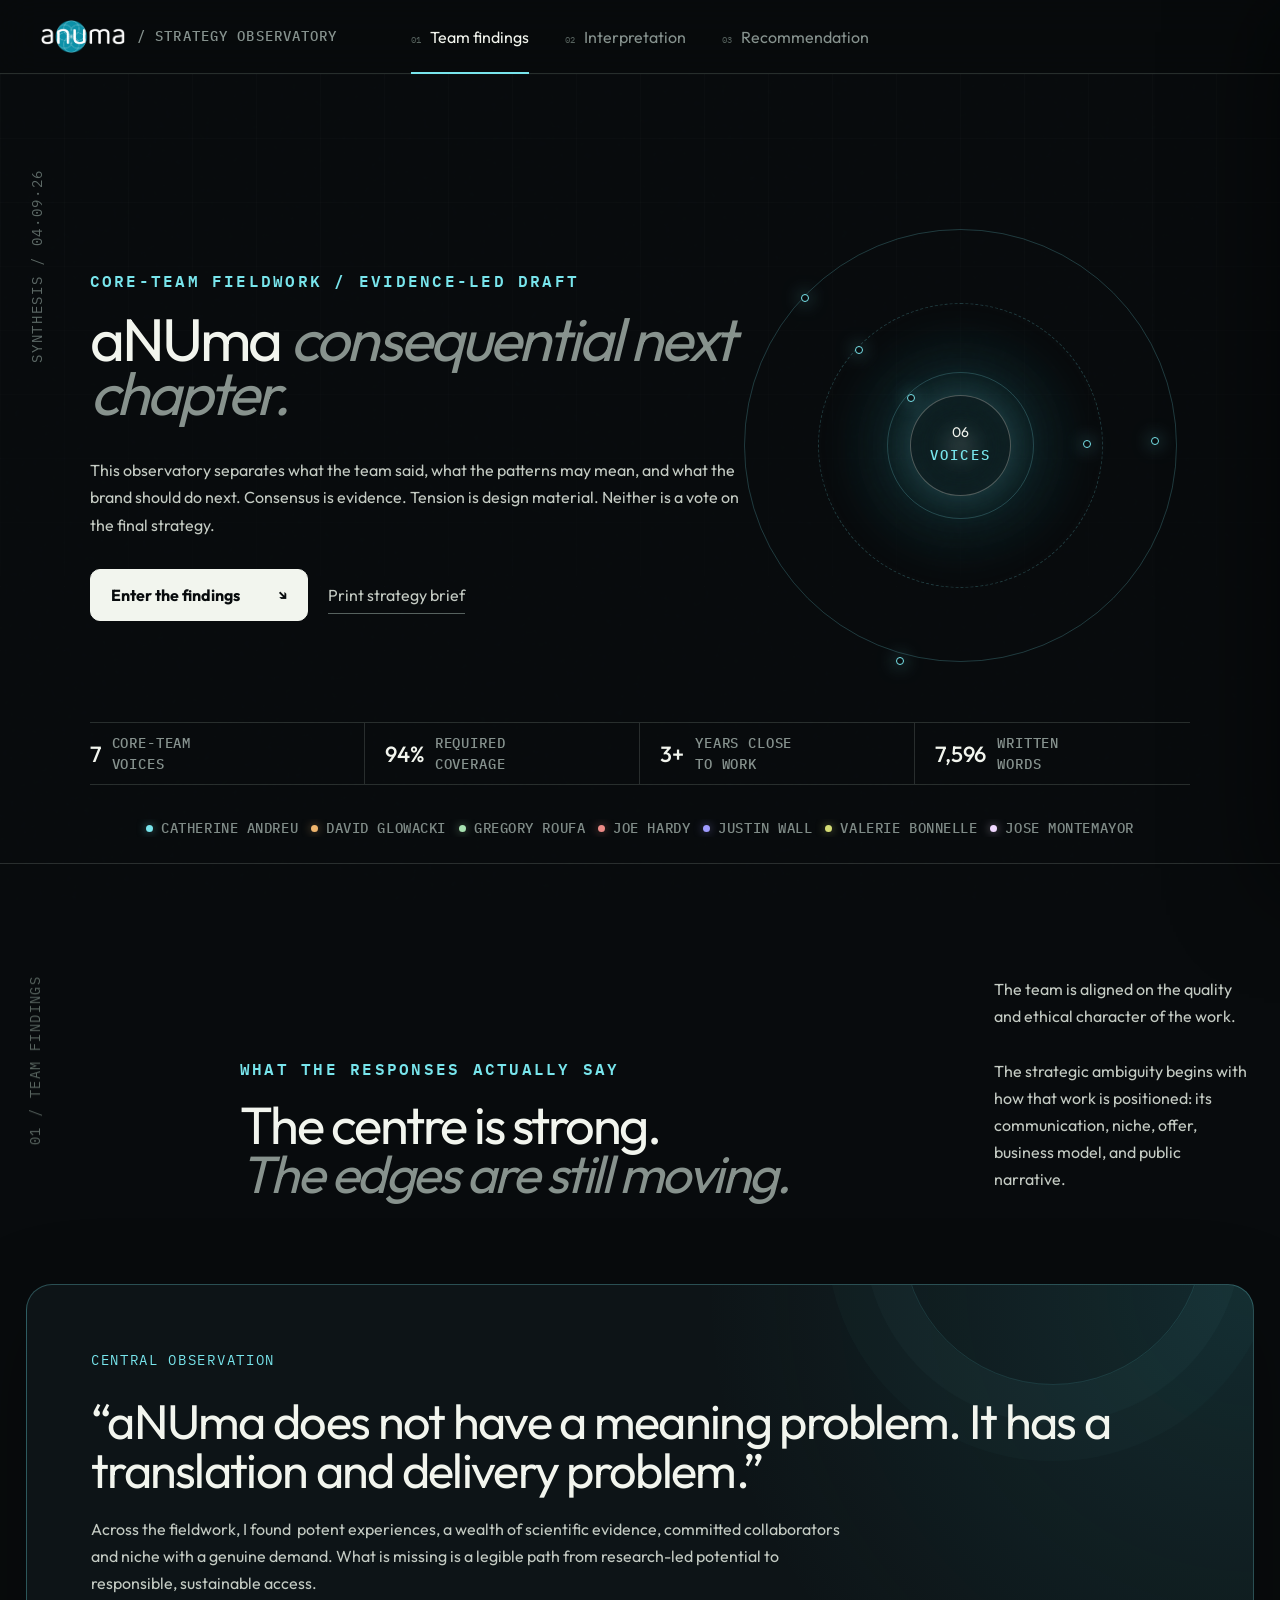
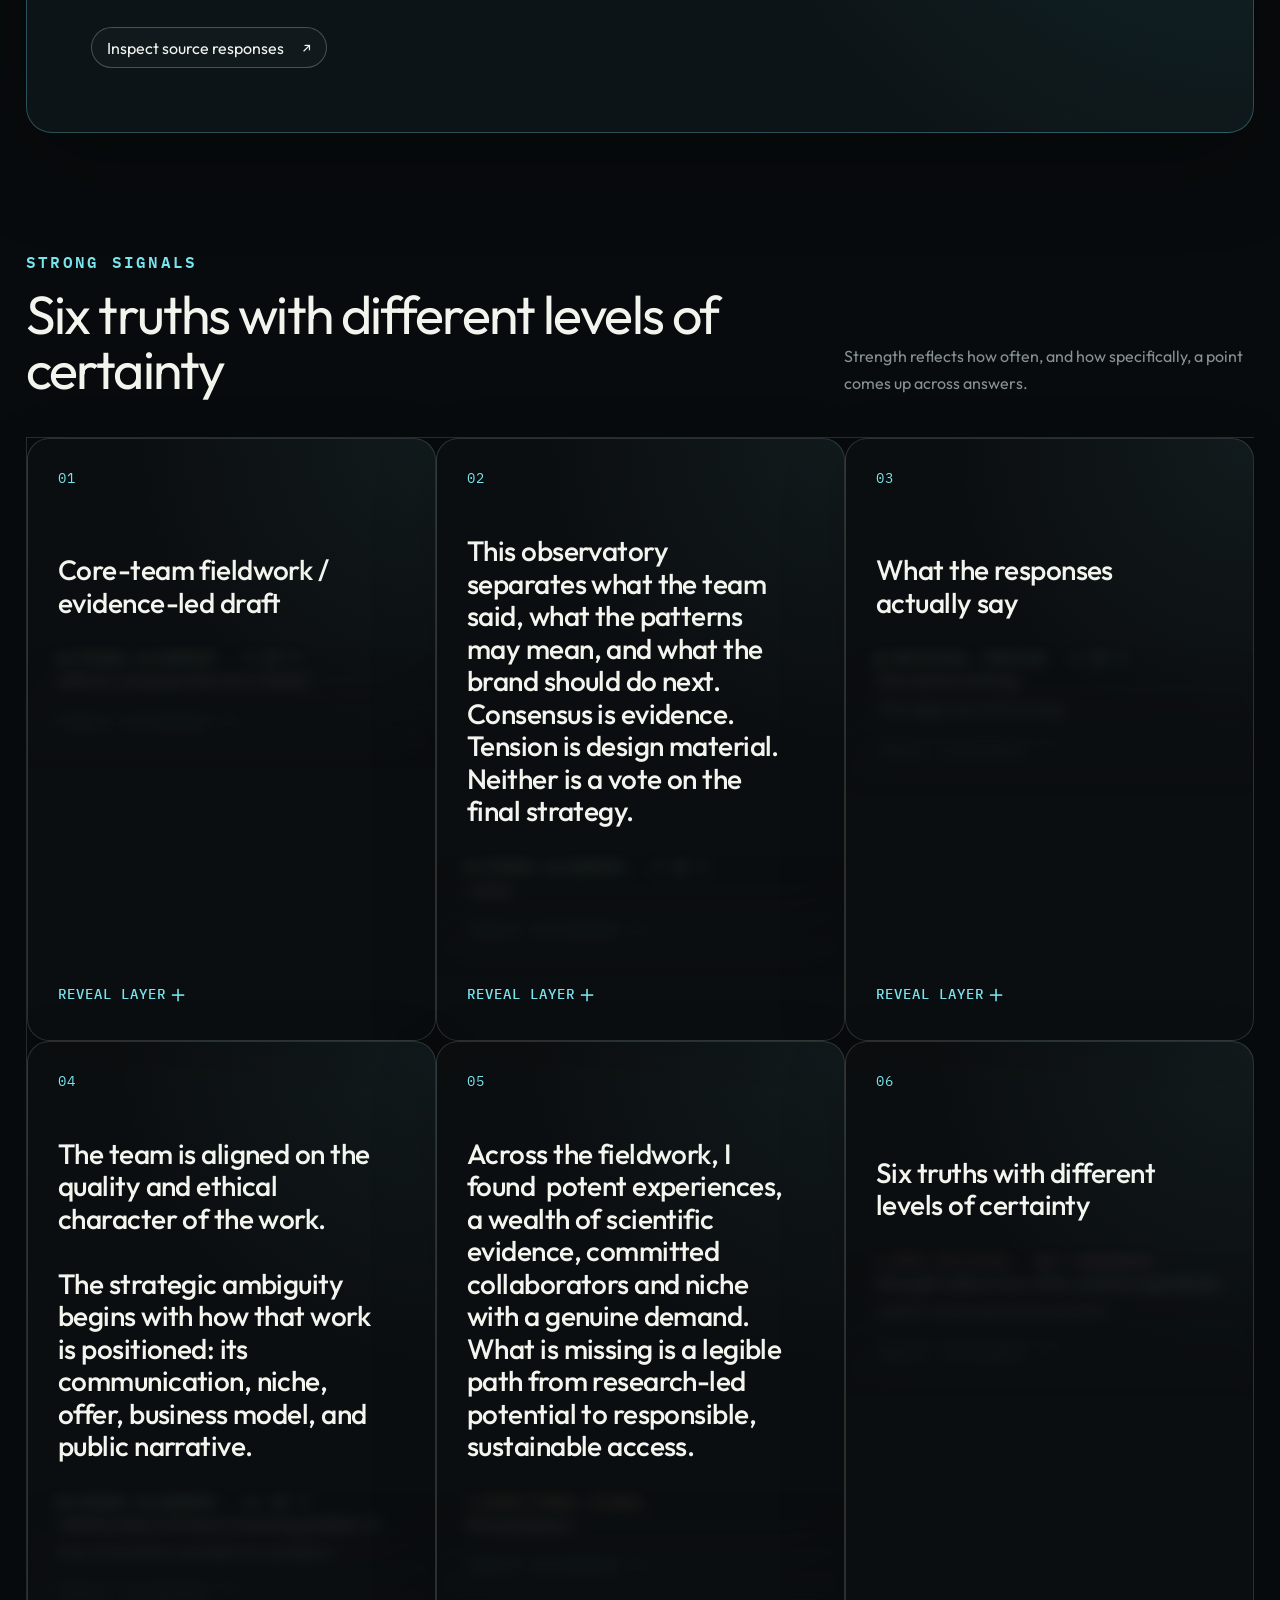
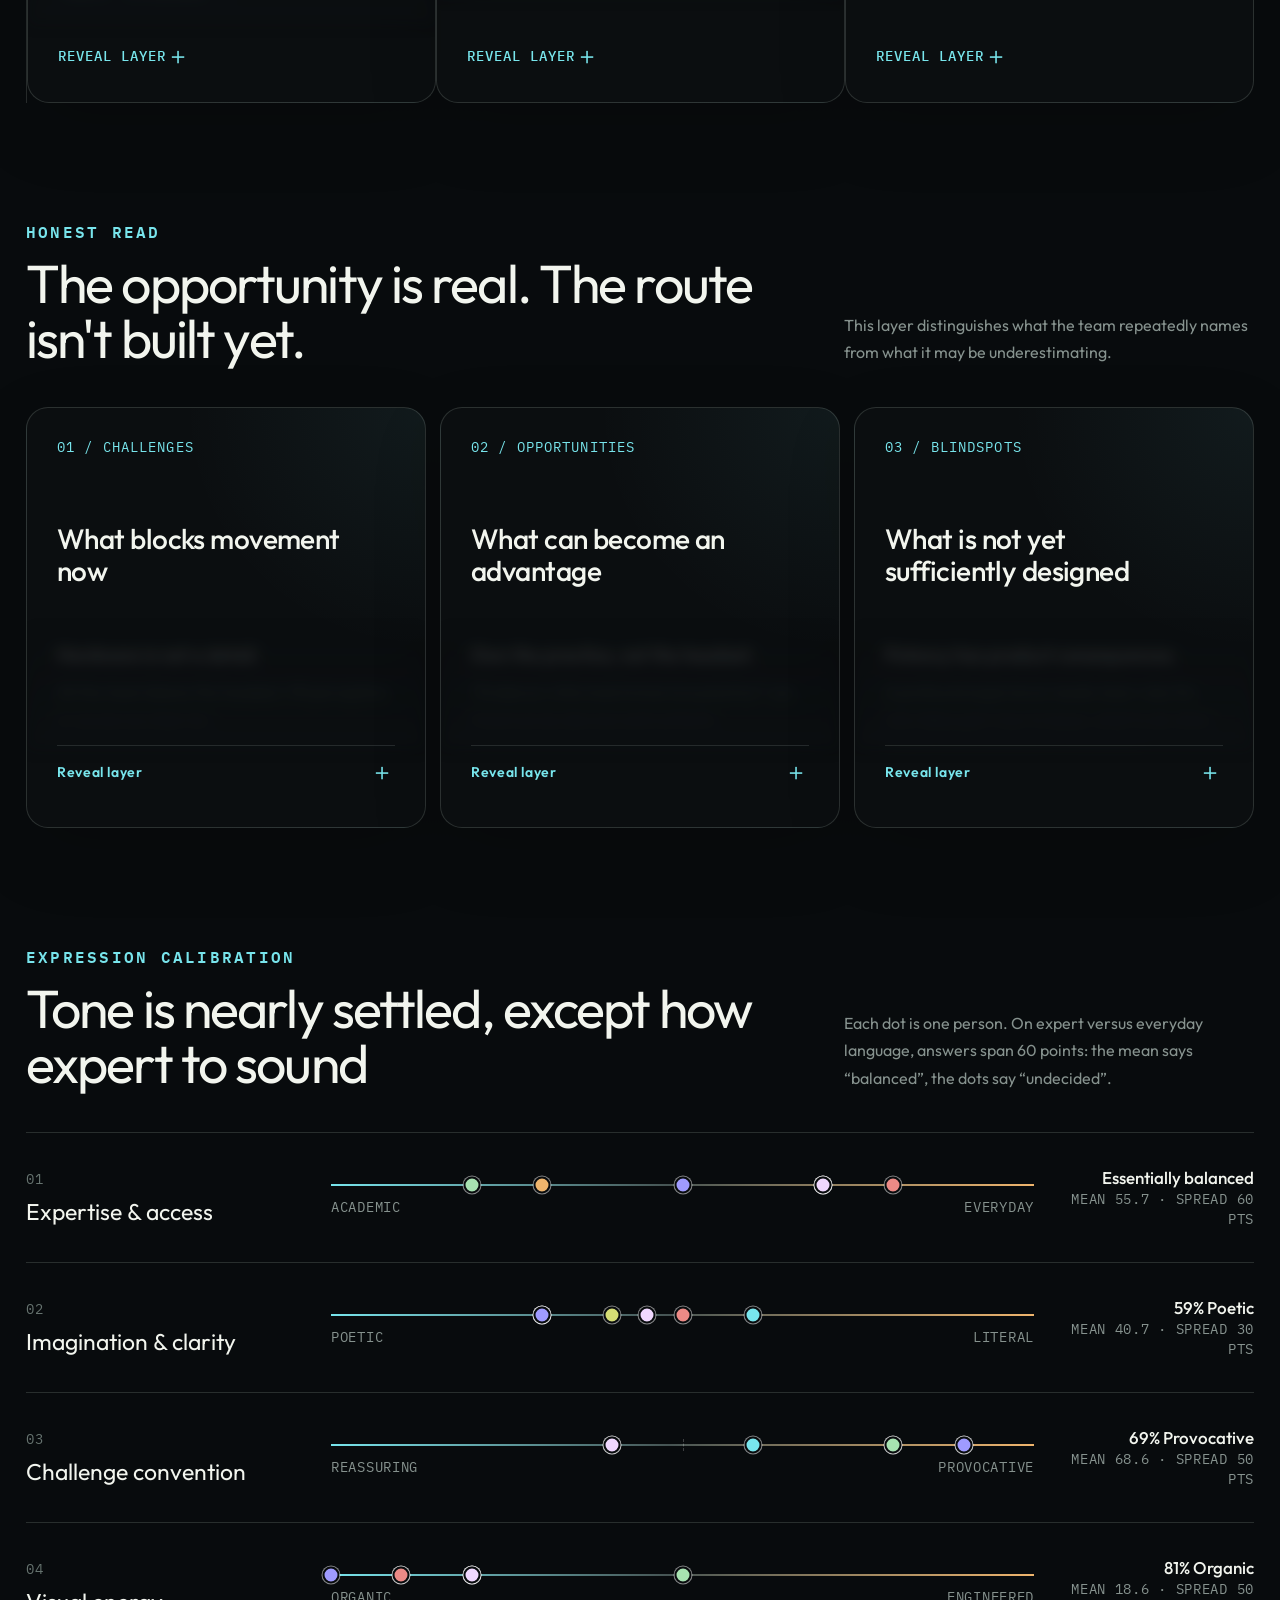
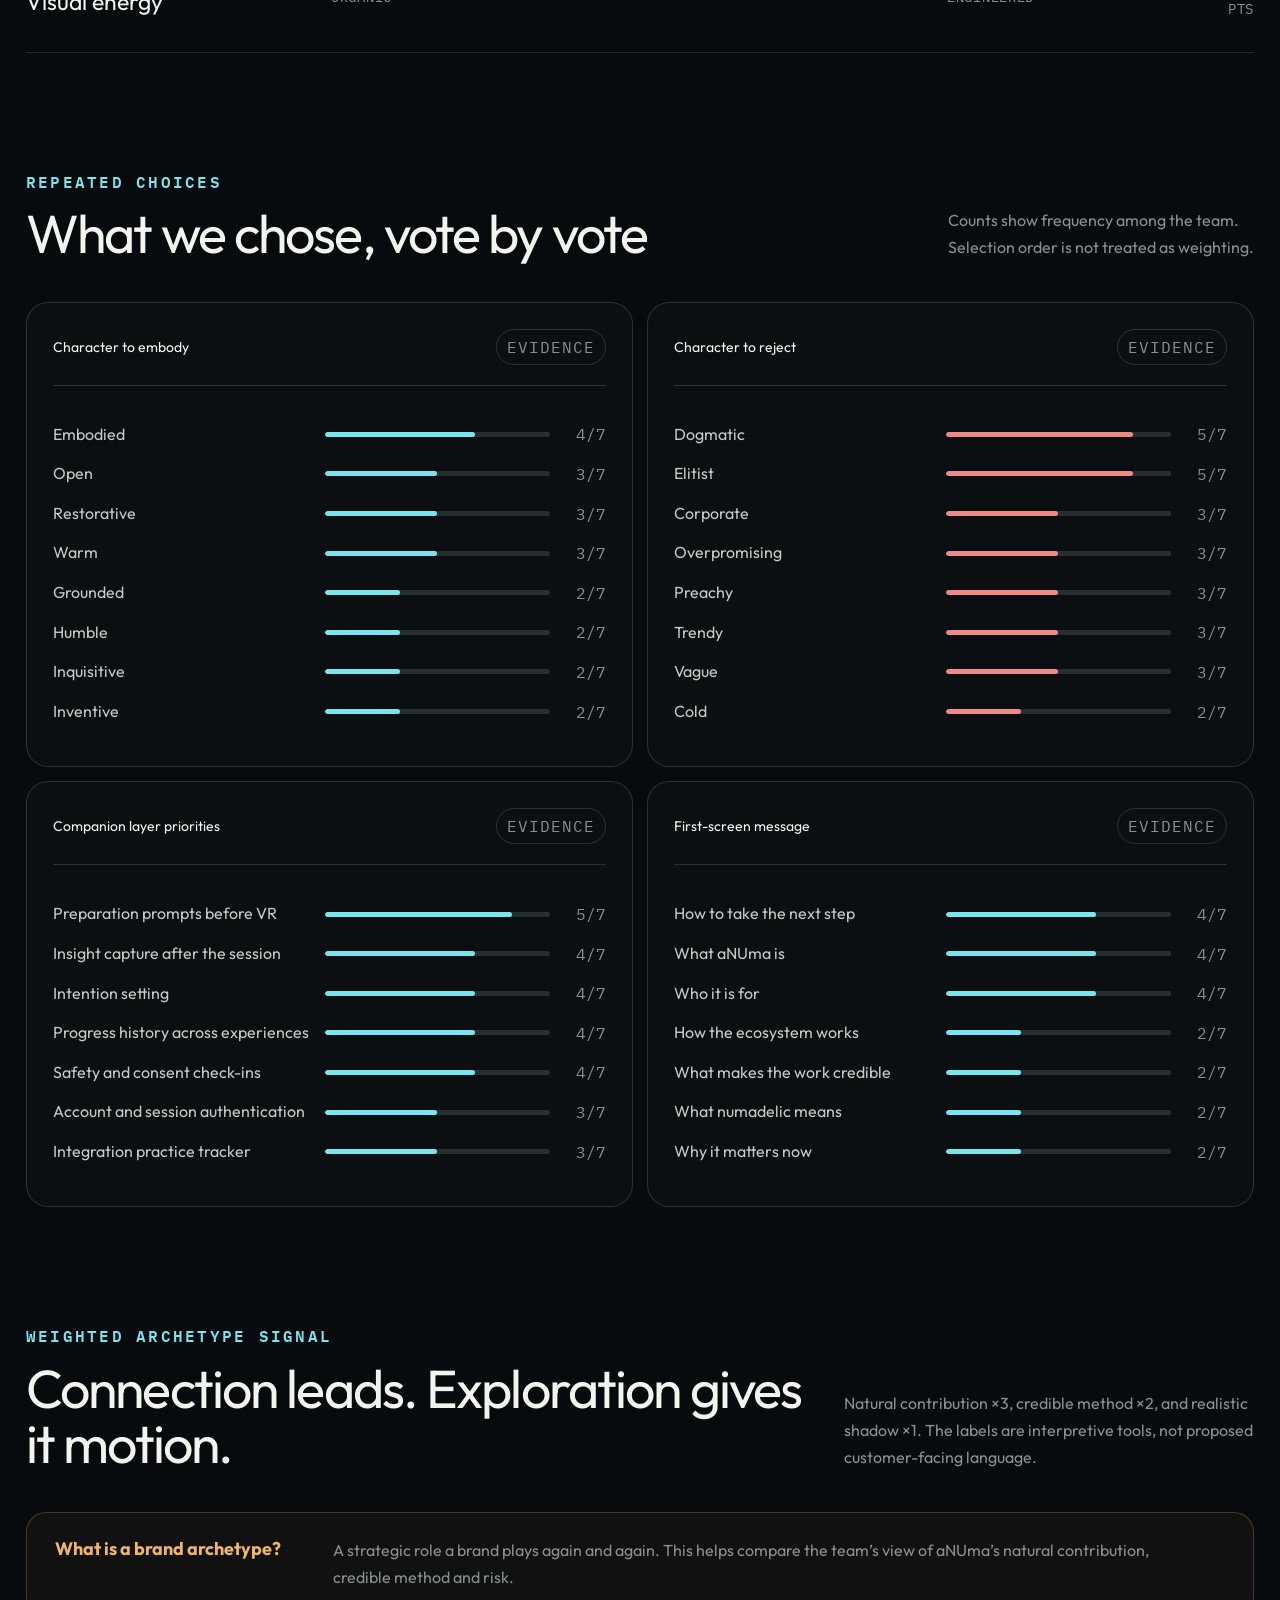
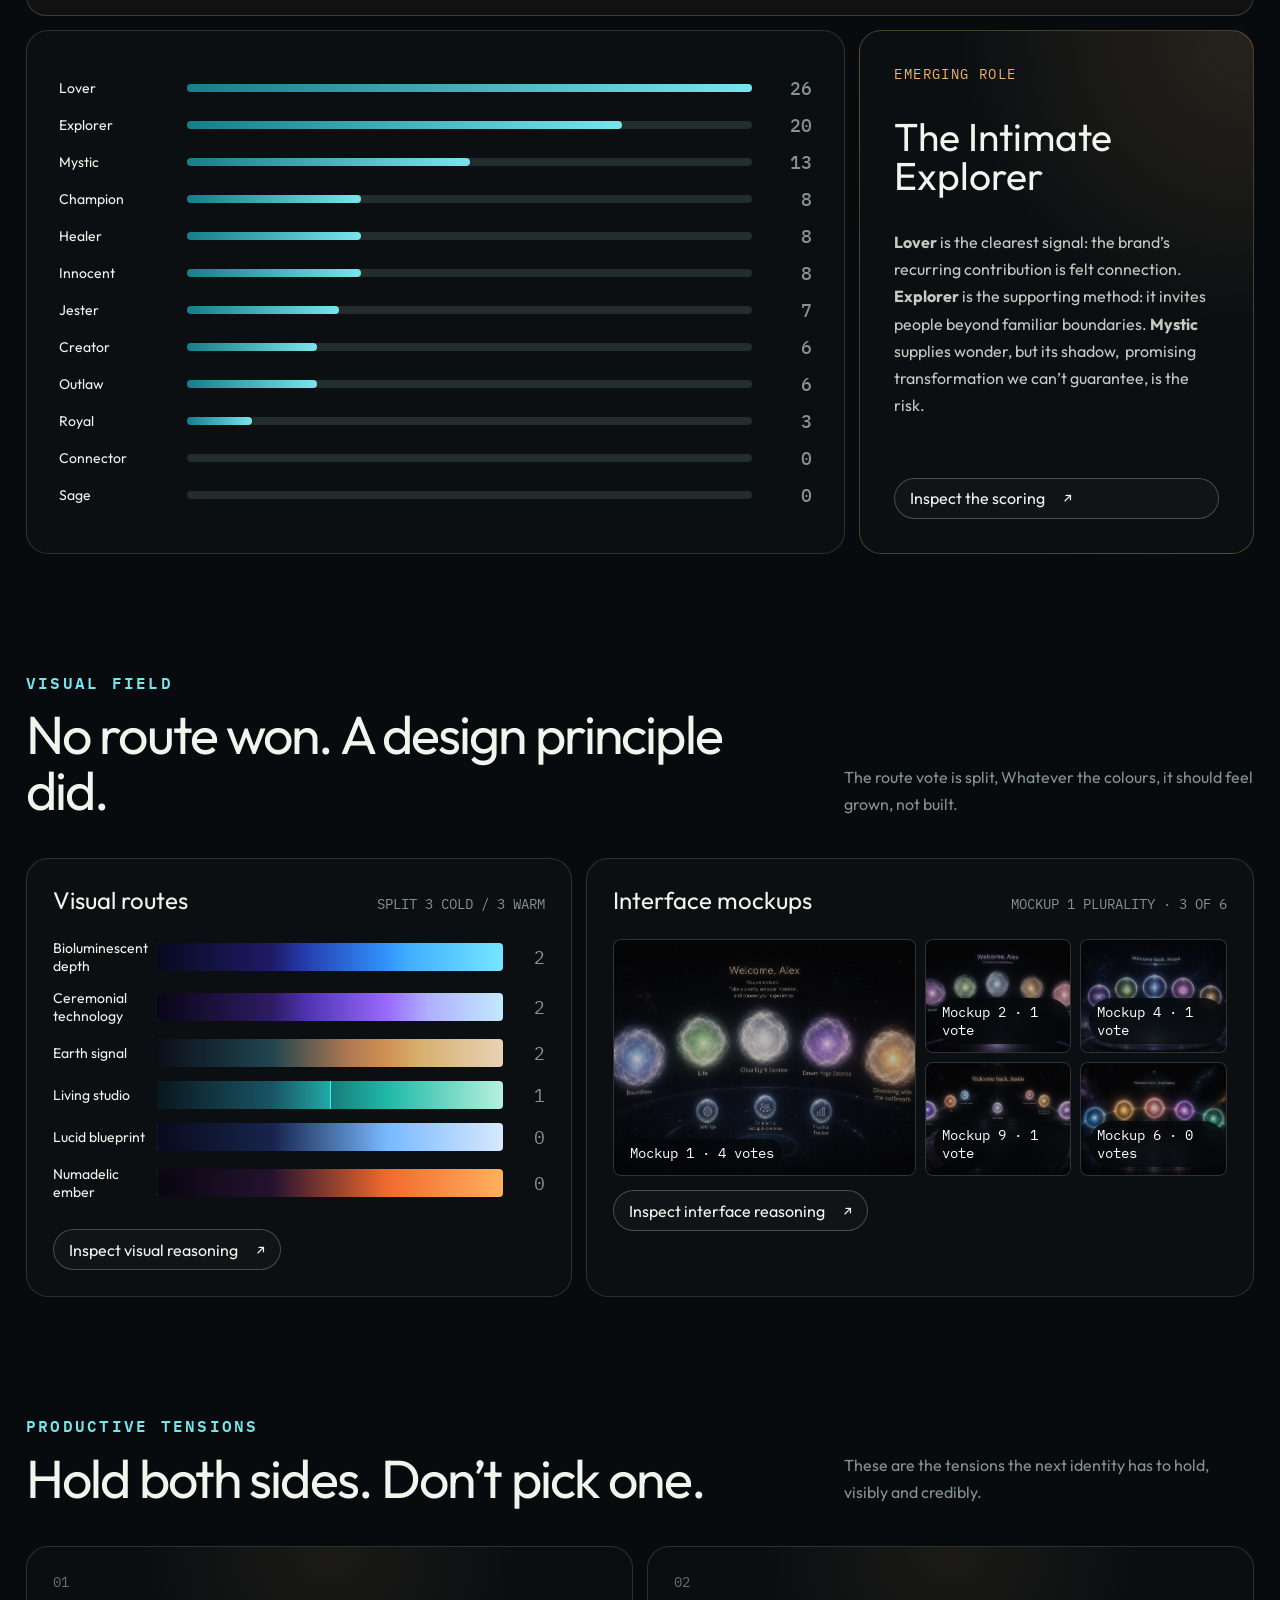
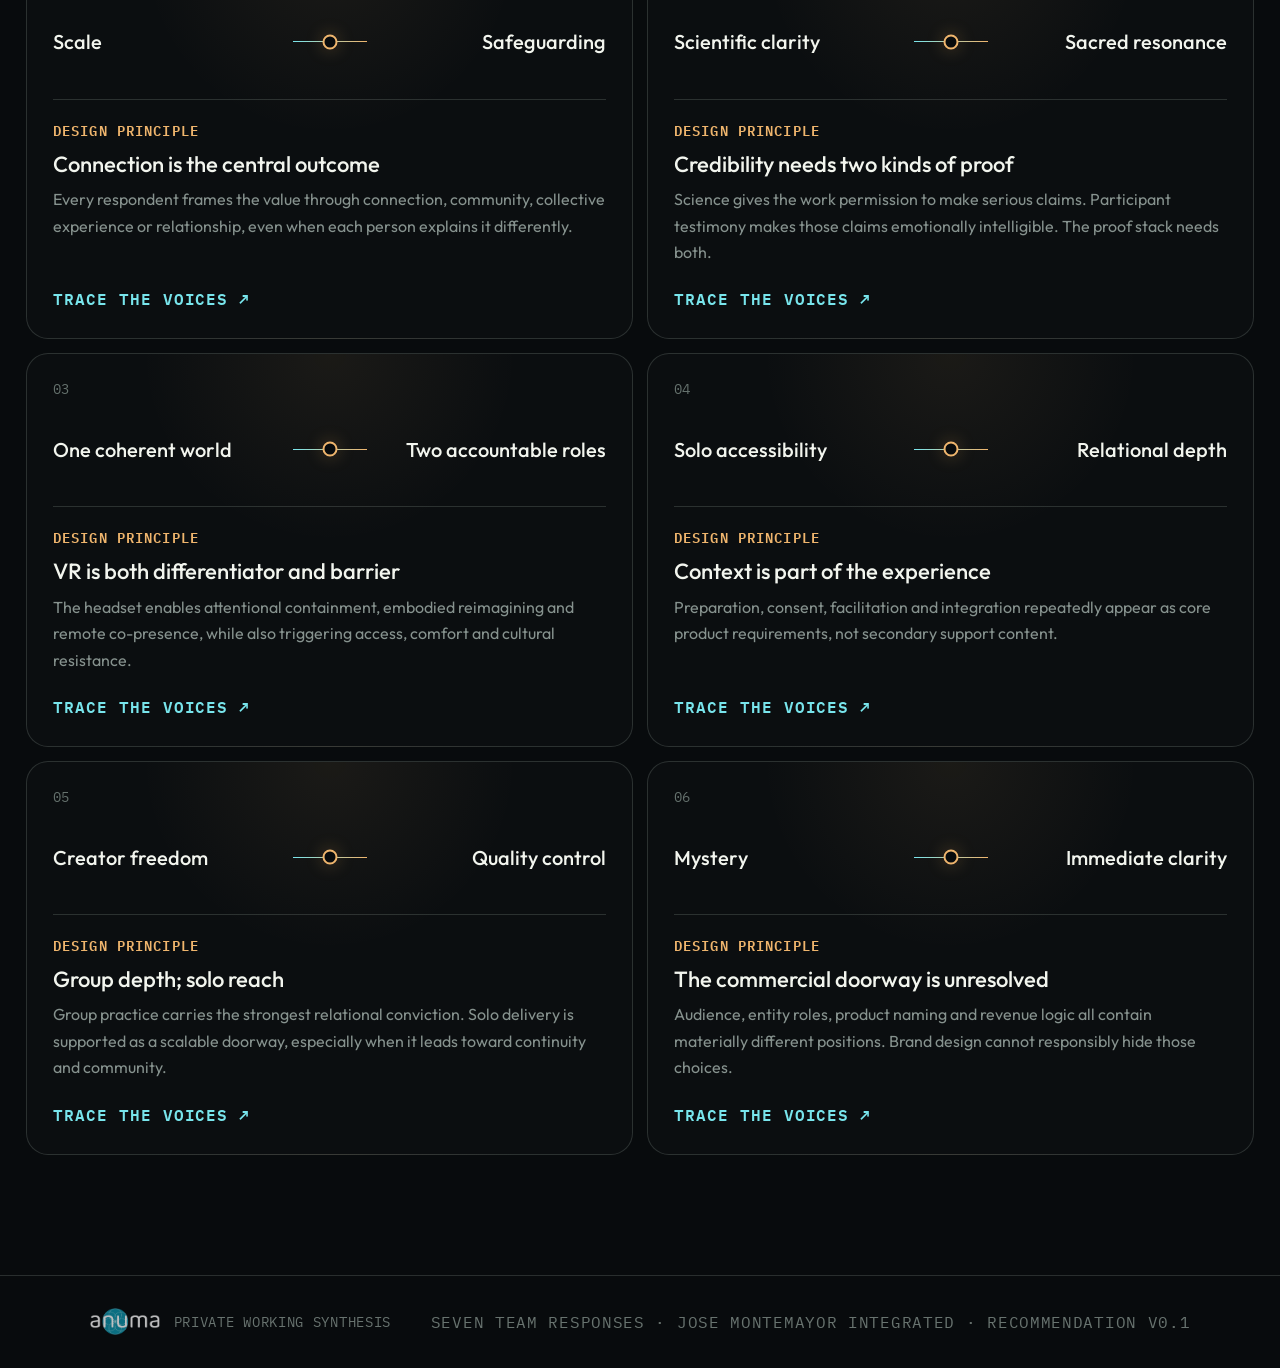
<file: analysis.html>
<!DOCTYPE html>
<!-- saved from url=(0092)file:///C:/Users/JEMA/Documents/Anuma/Anuma%20Brand%20Discovery/analysis.html#recommendation -->
<html lang="en"><head><meta http-equiv="Content-Type" content="text/html; charset=UTF-8">
  
  <meta name="viewport" content="width=device-width, initial-scale=1.0">
  <meta name="theme-color" content="#080b0d">
  <meta name="description" content="Private synthesis of the aNUma core-team brand discovery fieldwork.">
  <title>aNUma / Strategy Observatory</title>
  <link rel="preconnect" href="https://fonts.googleapis.com/">
  <link rel="preconnect" href="https://fonts.gstatic.com/" crossorigin="">
  <link href="https://fonts.googleapis.com/css2?family=IBM+Plex+Mono:wght@400;500;600&family=Outfit:wght@300;400;500;600;700&display=swap" rel="stylesheet">
  <link rel="stylesheet" href="analysis.css?v=recommendation-20260922-2">
</head>
<body class="">
  <a class="skip-link" href="#analysisMain">Skip to analysis</a>
  <div class="ambient ambient--one" aria-hidden="true"></div>
  <div class="ambient ambient--two" aria-hidden="true"></div>
  <div class="grain" aria-hidden="true"></div>

  <header class="masthead">
    <a class="analysis-brand" href="index.html" aria-label="Return to aNUma Brand Fieldwork">
      <img src="assets/anuma-logo.png" alt="aNUma">
      <span>/ STRATEGY OBSERVATORY</span>
    </a>

    <nav class="phase-nav" aria-label="Analysis layers">
      <button class="phase-link" type="button" data-phase-target="findings" aria-current="false"><i>01</i> Team findings</button>
      <button class="phase-link" type="button" data-phase-target="interpretation" aria-current="false"><i>02</i> Interpretation</button>
      <button class="phase-link active" type="button" data-phase-target="recommendation" aria-current="page"><i>03</i> Recommendation</button>
    </nav>

    <div class="masthead-actions" id="mastheadUtilities" hidden>
      <span class="privacy-state"><i></i> Local analysis</span>
      <button class="header-button header-button--accent" id="editModeButton" type="button" aria-pressed="false">Edit copy</button>
    </div>
  </header>

  <main id="analysisMain">
    <section class="analysis-hero" aria-labelledby="analysisTitle">
      <div class="hero-index mono">SYNTHESIS / 04·09·26</div>
      <div class="hero-copy">
        <p class="kicker" data-edit-key="copy-000" contenteditable="false">Core-team fieldwork / evidence-led draft</p>
        <h1 id="analysisTitle" data-edit-key="copy-001" contenteditable="false">aNUma<em>&nbsp;consequential next chapter.</em></h1>
        <p class="hero-intro" data-edit-key="copy-002" contenteditable="false">This observatory separates what the team said, what the patterns may mean, and what the brand should do next. Consensus is evidence. Tension is design material. Neither is a vote on the final strategy.</p>
        <div class="hero-actions">
          <button class="primary-action" type="button" data-phase-target="findings">Enter the findings <span>↘</span></button>
          <button class="quiet-action" id="printButton" type="button">Print strategy brief</button>
        </div>
      </div>

      <div class="signal-orbit" aria-hidden="true">
        <div class="orbit orbit--outer"><i></i><i></i><i></i></div>
        <div class="orbit orbit--mid"><i></i><i></i></div>
        <div class="orbit orbit--inner"><i></i></div>
        <div class="orbit-core"><span>06</span><small data-edit-key="copy-003" contenteditable="false">voices</small></div>
      </div>

      <div class="hero-ledger" id="heroLedger" aria-label="Dataset summary">
      <div class="ledger-item"><strong>6</strong><span>core-team voices</span></div>
    
      <div class="ledger-item"><strong>93%</strong><span>required coverage</span></div>
    
      <div class="ledger-item"><strong>3+</strong><span>years close to work</span></div>
    
      <div class="ledger-item"><strong>6,817</strong><span>written words</span></div>
    </div>
      <div class="respondent-ribbon" id="respondentRibbon" aria-label="Core team respondents">
      <span class="respondent-chip" style="--dot:#78e5ec">
        <i></i>Catherine Andreu
      </span>
    
      <span class="respondent-chip" style="--dot:#efb56d">
        <i></i>David Glowacki
      </span>
    
      <span class="respondent-chip" style="--dot:#a7e2b1">
        <i></i>Gregory Roufa
      </span>
    
      <span class="respondent-chip" style="--dot:#ec8a86">
        <i></i>Joe Hardy
      </span>
    
      <span class="respondent-chip" style="--dot:#9f9bff">
        <i></i>Justin Wall
      </span>
    
      <span class="respondent-chip" style="--dot:#d5dd75">
        <i></i>Valerie Bonnelle
      </span>
    </div>
    </section>

    <div class="strategist-banner hidden" id="strategistBanner">
      <div>
        <span class="mono">STRATEGIST LENS / SEPARATE FROM TEAM COUNTS</span>
        <strong id="strategistBannerName"></strong>
      </div>
      <div class="strategist-banner__actions">
        <button type="button" data-phase-target="findings" data-scroll-target="strategistLens">Compare perspectives</button>
        <button type="button" id="replaceStrategist">Replace file</button>
        <button type="button" id="removeStrategist">Remove</button>
      </div>
    </div>

    <section class="phase-panel" id="findings" data-phase="findings" aria-labelledby="findingsTitle">
      <div class="section-shell">
        <header class="section-intro">
          <div class="section-number mono">01 / TEAM FINDINGS</div>
          <div>
            <p class="kicker" data-edit-key="copy-004" contenteditable="false">What the responses actually say</p>
            <h2 id="findingsTitle" data-edit-key="copy-005" contenteditable="false">The centre is strong.<br><em>The edges are still moving.</em></h2>
          </div>
          <p data-edit-key="copy-006" contenteditable="false">The team is aligned on the quality and ethical character of the work.<br><br>The strategic ambiguity begins with how that work is positioned: its communication, niche, offer, business model, and public narrative.</p>
        </header>

        <article class="thesis-card">
          <span class="thesis-card__label mono">CENTRAL OBSERVATION</span>
          <blockquote data-edit-key="copy-007" contenteditable="false">“aNUma does not have a meaning problem. It has a translation and delivery problem.”</blockquote>
          <p data-edit-key="copy-008" contenteditable="false">Across the fieldwork, I found&nbsp; potent experiences, a wealth of scientific evidence, committed collaborators and niche with a genuine demand. What is missing is a legible path from research-led potential to responsible, sustainable access.</p>
          <button class="evidence-button" type="button" data-evidence-title="Why the brand must change now" data-evidence-fields="whyNow,belief,impact" data-evidence-bound="true">Inspect source responses <span>↗</span></button>
        </article>

        <section class="content-section" aria-labelledby="signalsTitle">
          <div class="content-heading">
            <div>
              <p class="kicker" data-edit-key="copy-009" contenteditable="false">Strong SignaLs</p>
              <h3 id="signalsTitle" data-edit-key="copy-010" contenteditable="false">Six truths with different levels of certainty</h3>
            </div>
            <p data-edit-key="copy-011" contenteditable="false">Strength reflects how often, and how specifically, a point comes up across answers.</p>
          </div>
          <div class="signal-grid" id="findingSignals">
      <article class="signal-card reveal-card" data-reveal-enhanced="true">
        <div class="reveal-card__head">
          <span>01</span>
          <h4 data-edit-key="copy-012" contenteditable="false">Connection is the central outcome</h4>
        </div>
        <div class="reveal-card__body" aria-hidden="true">
        <div class="signal-card__head">
          
          <span class="confidence confidence--high"><i></i>Strong alignment · 6 of 6</span>
        </div>
        
        <p data-edit-key="copy-013" contenteditable="false">Every respondent frames the value through connection, community, collective experience or relationship, even when each person explains it differently.</p>
        <button type="button" data-evidence-title="Connection is the central outcome" data-evidence-fields="belief,futureLoss,want,problemExternal,success,different" data-evidence-bound="true">Trace evidence ↗</button>
      </div>
        <button class="reveal-card__toggle" type="button" aria-expanded="false"><span>Reveal layer</span><i aria-hidden="true">＋</i></button>
      </article>
    
      <article class="signal-card reveal-card" data-reveal-enhanced="true">
        <div class="reveal-card__head">
          <span>02</span>
          <h4 data-edit-key="copy-014" contenteditable="false">Credibility needs two kinds of proof</h4>
        </div>
        <div class="reveal-card__body" aria-hidden="true">
        <div class="signal-card__head">
          
          <span class="confidence confidence--high"><i></i>Strong alignment · 6 of 6</span>
        </div>
        
        <p data-edit-key="copy-015" contenteditable="false">Science gives the work permission to make serious claims. Participant testimony makes those claims emotionally intelligible. The proof stack needs both.</p>
        <button type="button" data-evidence-title="Credibility needs two kinds of proof" data-evidence-fields="nonnegotiable,authority,proud,proofPoints,claim" data-evidence-bound="true">Trace evidence ↗</button>
      </div>
        <button class="reveal-card__toggle" type="button" aria-expanded="false"><span>Reveal layer</span><i aria-hidden="true">＋</i></button>
      </article>
    
      <article class="signal-card reveal-card" data-reveal-enhanced="true">
        <div class="reveal-card__head">
          <span>03</span>
          <h4 data-edit-key="copy-016" contenteditable="false">VR is both differentiator and barrier</h4>
        </div>
        <div class="reveal-card__body" aria-hidden="true">
        <div class="signal-card__head">
          
          <span class="confidence confidence--high"><i></i>Universal tension · 6 of 6</span>
        </div>
        
        <p data-edit-key="copy-017" contenteditable="false">The headset enables attentional containment, embodied reimagining and remote co-presence, while also triggering access, comfort and cultural resistance.</p>
        <button type="button" data-evidence-title="VR is both differentiator and barrier" data-evidence-fields="barrier,currentPerception,medium" data-evidence-bound="true">Trace evidence ↗</button>
      </div>
        <button class="reveal-card__toggle" type="button" aria-expanded="false"><span>Reveal layer</span><i aria-hidden="true">＋</i></button>
      </article>
    
      <article class="signal-card reveal-card" data-reveal-enhanced="true">
        <div class="reveal-card__head">
          <span>04</span>
          <h4 data-edit-key="copy-018" contenteditable="false">Context is part of the experience</h4>
        </div>
        <div class="reveal-card__body" aria-hidden="true">
        <div class="signal-card__head">
          
          <span class="confidence confidence--high"><i></i>Strong alignment · 5+ of 6</span>
        </div>
        
        <p data-edit-key="copy-019" contenteditable="false">Preparation, consent, facilitation and integration repeatedly appear as core product requirements, not secondary support content.</p>
        <button type="button" data-evidence-title="Context is part of the experience" data-evidence-fields="soloPathway,companionRole,companionFunctions,claim" data-evidence-bound="true">Trace evidence ↗</button>
      </div>
        <button class="reveal-card__toggle" type="button" aria-expanded="false"><span>Reveal layer</span><i aria-hidden="true">＋</i></button>
      </article>
    
      <article class="signal-card reveal-card" data-reveal-enhanced="true">
        <div class="reveal-card__head">
          <span>05</span>
          <h4 data-edit-key="copy-020" contenteditable="false">Group depth; solo reach</h4>
        </div>
        <div class="reveal-card__body" aria-hidden="true">
        <div class="signal-card__head">
          
          <span class="confidence confidence--medium"><i></i>Directional signal</span>
        </div>
        
        <p data-edit-key="copy-021" contenteditable="false">Group practice carries the strongest relational conviction. Solo delivery is supported as a scalable doorway, especially when it leads toward continuity and community.</p>
        <button type="button" data-evidence-title="Group depth; solo reach" data-evidence-fields="belief,soloPathway,facilitatorPathway,communityRole" data-evidence-bound="true">Trace evidence ↗</button>
      </div>
        <button class="reveal-card__toggle" type="button" aria-expanded="false"><span>Reveal layer</span><i aria-hidden="true">＋</i></button>
      </article>
    
      <article class="signal-card reveal-card" data-reveal-enhanced="true">
        <div class="reveal-card__head">
          <span>06</span>
          <h4 data-edit-key="copy-022" contenteditable="false">The commercial doorway is unresolved</h4>
        </div>
        <div class="reveal-card__body" aria-hidden="true">
        <div class="signal-card__head">
          
          <span class="confidence confidence--open"><i></i>Open decision · not consensus</span>
        </div>
        
        <p data-edit-key="copy-023" contenteditable="false">Audience, entity roles, product naming and revenue logic all contain materially different positions. Brand design cannot responsibly hide those choices.</p>
        <button type="button" data-evidence-title="The commercial doorway is unresolved" data-evidence-fields="priorityAudience,relationship,layerRelationship,facilitatorPrice,confusion" data-evidence-bound="true">Trace evidence ↗</button>
      </div>
        <button class="reveal-card__toggle" type="button" aria-expanded="false"><span>Reveal layer</span><i aria-hidden="true">＋</i></button>
      </article>
    </div>
        </section>

        <section class="content-section" aria-labelledby="boardroomTitle">
          <div class="content-heading">
            <div>
              <p class="kicker" data-edit-key="copy-024" contenteditable="false">Honest Read</p>
              <h3 id="boardroomTitle" data-edit-key="copy-025" contenteditable="false">The opportunity is real. The route isn't built yet.</h3>
            </div>
            <p data-edit-key="copy-026" contenteditable="false">This layer distinguishes what the team repeatedly names from what it may be underestimating.</p>
          </div>
          <div class="boardroom-lens">
            <article class="lens-column lens-column--challenge reveal-card" data-reveal-enhanced="true">
        <div class="reveal-card__head">
          <span>01 / CHALLENGES</span>
          <h4 data-edit-key="copy-027" contenteditable="false">What blocks movement now</h4>
        </div>
        <div class="reveal-card__body" aria-hidden="true">
              
              <ul>
                <li><b>Hardware is not a detail.</b><p data-edit-key="copy-028" contenteditable="false">All the team blame the headset, VR perception or access as a barrier.</p></li>
                <li><b>The explanation cost is too high.</b><p data-edit-key="copy-029" contenteditable="false">Before anyone feels the value, they have to sort through practice, science, spirituality, a company and a nonprofit.</p></li>
                <li><b>Commercial confidence is thin.</b><p data-edit-key="copy-030" contenteditable="false">The research reputation has matured faster than a repeatable offer, channel or pricing logic.</p></li>
              </ul>
              <button class="mini-evidence" type="button" data-evidence-title="Challenges named by the team" data-evidence-fields="barrier,currentPerception,whyNow,facilitatorPrice" data-evidence-bound="true">Trace responses</button>
            </div>
        <button class="reveal-card__toggle" type="button" aria-expanded="false"><span>Reveal layer</span><i aria-hidden="true">＋</i></button>
      </article>
            <article class="lens-column lens-column--opportunity reveal-card" data-reveal-enhanced="true">
        <div class="reveal-card__head">
          <span>02 / OPPORTUNITIES</span>
          <h4 data-edit-key="copy-031" contenteditable="false">What can become an advantage</h4>
        </div>
        <div class="reveal-card__body" aria-hidden="true">
              
              <ul>
                <li><b>Own the practice, not the headset.</b><p data-edit-key="copy-032" contenteditable="false">“Evidence-informed immersive practice” can travel across devices and contexts.</p></li>
                <li><b>Turn proof into a trust journey.</b><p data-edit-key="copy-033" contenteditable="false">Research earns credibility;&nbsp;Hearing from participants, and trying it with a guide, turns curiosity into felt understanding.</p></li>
                <li><b>Use facilitators as the first channel.</b><p data-edit-key="copy-034" contenteditable="false">They add context, distribution, continuity and a route from solo interest to shared depth.</p></li>
              </ul>
              <button class="mini-evidence" type="button" data-evidence-title="Opportunities in the responses" data-evidence-fields="impact,different,facilitatorPathway,communityRole" data-evidence-bound="true">Trace responses</button>
            </div>
        <button class="reveal-card__toggle" type="button" aria-expanded="false"><span>Reveal layer</span><i aria-hidden="true">＋</i></button>
      </article>
            <article class="lens-column lens-column--blindspot reveal-card" data-reveal-enhanced="true">
        <div class="reveal-card__head">
          <span>03 / BLINDSPOTS</span>
          <h4 data-edit-key="copy-035" contenteditable="false">What is not yet sufficiently designed</h4>
        </div>
        <div class="reveal-card__body" aria-hidden="true">
              
              <ul>
                <li><b>Potency has product consequences.</b><p data-edit-key="copy-036" contenteditable="false">A profound experience needs clear rules for who takes part, how to leave, what to do when it goes wrong and how to integrate it. <br><br>Valerie notes the team has no therapist’s perspective yet, and may underestimate the risks.</p></li>
                <li><b>A broad vision still needs a wedge.</b><p data-edit-key="copy-037" contenteditable="false">“Many possible applications” can postpone the hard choice of who pays first and why.</p></li>
                <li><b>Identity cannot outrun operations.</b><p data-edit-key="copy-038" contenteditable="false">A new look without a new doorway, a joined-up product and a clear owner will reproduce the old confusion.</p></li>
              </ul>
              <button class="mini-evidence" type="button" data-evidence-title="Potential blindspots" data-evidence-fields="soloPathway,priorityAudience,relationship,confusion,risk" data-evidence-bound="true">Trace responses</button>
            </div>
        <button class="reveal-card__toggle" type="button" aria-expanded="false"><span>Reveal layer</span><i aria-hidden="true">＋</i></button>
      </article>
          </div>
        </section>

        <section class="content-section" aria-labelledby="polarityTitle">
          <div class="content-heading">
            <div>
              <p class="kicker" data-edit-key="copy-039" contenteditable="false">Expression calibration</p>
              <h3 id="polarityTitle" data-edit-key="copy-040" contenteditable="false">Tone is nearly settled, except how expert to sound</h3>
            </div>
            <p data-edit-key="copy-041" contenteditable="false">Each dot is one person. On expert versus everyday language, answers span 60 points: the mean says “balanced”, the dots say “undecided”.<br></p>
          </div>
          <div class="polarity-board" id="polarityBoard">
        <article class="polarity-row">
          <div class="polarity-row__name"><span>01</span><strong>Expertise &amp; access</strong></div>
          <div class="polarity-track-wrap">
            <div class="polarity-track" role="img" aria-label="Academic to Everyday. Team mean 53. Range 20 to 80.">
        <button type="button" class="polarity-dot" style="--position:70;--dot:#78e5ec" data-tooltip="Catherine Andreu · 70/100" aria-label="Catherine Andreu, 70 out of 100"></button>
      
        <button type="button" class="polarity-dot" style="--position:30;--dot:#efb56d" data-tooltip="David Glowacki · 30/100" aria-label="David Glowacki, 30 out of 100"></button>
      
        <button type="button" class="polarity-dot" style="--position:20;--dot:#a7e2b1" data-tooltip="Gregory Roufa · 20/100" aria-label="Gregory Roufa, 20 out of 100"></button>
      
        <button type="button" class="polarity-dot" style="--position:80;--dot:#ec8a86" data-tooltip="Joe Hardy · 80/100" aria-label="Joe Hardy, 80 out of 100"></button>
      
        <button type="button" class="polarity-dot" style="--position:50;--dot:#9f9bff" data-tooltip="Justin Wall · 50/100" aria-label="Justin Wall, 50 out of 100"></button>
      
        <button type="button" class="polarity-dot" style="--position:70;--dot:#d5dd75" data-tooltip="Valerie Bonnelle · 70/100" aria-label="Valerie Bonnelle, 70 out of 100"></button>
      </div>
            <div class="polarity-labels"><span>Academic</span><span>Everyday</span></div>
          </div>
          <div class="polarity-row__read"><strong>Essentially balanced</strong><span>mean 53.3 · spread 60 pts</span></div>
        </article>
      
        <article class="polarity-row">
          <div class="polarity-row__name"><span>02</span><strong>Imagination &amp; clarity</strong></div>
          <div class="polarity-track-wrap">
            <div class="polarity-track" role="img" aria-label="Poetic to Literal. Team mean 40. Range 30 to 60.">
        <button type="button" class="polarity-dot" style="--position:60;--dot:#78e5ec" data-tooltip="Catherine Andreu · 60/100" aria-label="Catherine Andreu, 60 out of 100"></button>
      
        <button type="button" class="polarity-dot" style="--position:30;--dot:#efb56d" data-tooltip="David Glowacki · 30/100" aria-label="David Glowacki, 30 out of 100"></button>
      
        <button type="button" class="polarity-dot" style="--position:30;--dot:#a7e2b1" data-tooltip="Gregory Roufa · 30/100" aria-label="Gregory Roufa, 30 out of 100"></button>
      
        <button type="button" class="polarity-dot" style="--position:50;--dot:#ec8a86" data-tooltip="Joe Hardy · 50/100" aria-label="Joe Hardy, 50 out of 100"></button>
      
        <button type="button" class="polarity-dot" style="--position:30;--dot:#9f9bff" data-tooltip="Justin Wall · 30/100" aria-label="Justin Wall, 30 out of 100"></button>
      
        <button type="button" class="polarity-dot" style="--position:40;--dot:#d5dd75" data-tooltip="Valerie Bonnelle · 40/100" aria-label="Valerie Bonnelle, 40 out of 100"></button>
      </div>
            <div class="polarity-labels"><span>Poetic</span><span>Literal</span></div>
          </div>
          <div class="polarity-row__read"><strong>60% Poetic</strong><span>mean 40.0 · spread 30 pts</span></div>
        </article>
      
        <article class="polarity-row">
          <div class="polarity-row__name"><span>03</span><strong>Challenge convention</strong></div>
          <div class="polarity-track-wrap">
            <div class="polarity-track" role="img" aria-label="Reassuring to Provocative. Team mean 73. Range 40 to 90.">
        <button type="button" class="polarity-dot" style="--position:60;--dot:#78e5ec" data-tooltip="Catherine Andreu · 60/100" aria-label="Catherine Andreu, 60 out of 100"></button>
      
        <button type="button" class="polarity-dot" style="--position:80;--dot:#efb56d" data-tooltip="David Glowacki · 80/100" aria-label="David Glowacki, 80 out of 100"></button>
      
        <button type="button" class="polarity-dot" style="--position:80;--dot:#a7e2b1" data-tooltip="Gregory Roufa · 80/100" aria-label="Gregory Roufa, 80 out of 100"></button>
      
        <button type="button" class="polarity-dot" style="--position:90;--dot:#ec8a86" data-tooltip="Joe Hardy · 90/100" aria-label="Joe Hardy, 90 out of 100"></button>
      
        <button type="button" class="polarity-dot" style="--position:90;--dot:#9f9bff" data-tooltip="Justin Wall · 90/100" aria-label="Justin Wall, 90 out of 100"></button>
      
        <button type="button" class="polarity-dot" style="--position:40;--dot:#d5dd75" data-tooltip="Valerie Bonnelle · 40/100" aria-label="Valerie Bonnelle, 40 out of 100"></button>
      </div>
            <div class="polarity-labels"><span>Reassuring</span><span>Provocative</span></div>
          </div>
          <div class="polarity-row__read"><strong>73% Provocative</strong><span>mean 73.3 · spread 50 pts</span></div>
        </article>
      
        <article class="polarity-row">
          <div class="polarity-row__name"><span>04</span><strong>Visual energy</strong></div>
          <div class="polarity-track-wrap">
            <div class="polarity-track" role="img" aria-label="Organic to Engineered. Team mean 18. Range 0 to 50.">
        <button type="button" class="polarity-dot" style="--position:10;--dot:#78e5ec" data-tooltip="Catherine Andreu · 10/100" aria-label="Catherine Andreu, 10 out of 100"></button>
      
        <button type="button" class="polarity-dot" style="--position:20;--dot:#efb56d" data-tooltip="David Glowacki · 20/100" aria-label="David Glowacki, 20 out of 100"></button>
      
        <button type="button" class="polarity-dot" style="--position:50;--dot:#a7e2b1" data-tooltip="Gregory Roufa · 50/100" aria-label="Gregory Roufa, 50 out of 100"></button>
      
        <button type="button" class="polarity-dot" style="--position:10;--dot:#ec8a86" data-tooltip="Joe Hardy · 10/100" aria-label="Joe Hardy, 10 out of 100"></button>
      
        <button type="button" class="polarity-dot" style="--position:0;--dot:#9f9bff" data-tooltip="Justin Wall · 0/100" aria-label="Justin Wall, 0 out of 100"></button>
      
        <button type="button" class="polarity-dot" style="--position:20;--dot:#d5dd75" data-tooltip="Valerie Bonnelle · 20/100" aria-label="Valerie Bonnelle, 20 out of 100"></button>
      </div>
            <div class="polarity-labels"><span>Organic</span><span>Engineered</span></div>
          </div>
          <div class="polarity-row__read"><strong>82% Organic</strong><span>mean 18.3 · spread 50 pts</span></div>
        </article>
      </div>
        </section>

        <section class="content-section rankings-section" aria-labelledby="rankingTitle">
          <div class="content-heading">
            <div>
              <p class="kicker" data-edit-key="copy-042" contenteditable="false">Repeated choices</p>
              <h3 id="rankingTitle" data-edit-key="copy-043" contenteditable="false">What we chose, vote by vote</h3>
            </div>
            <p data-edit-key="copy-044" contenteditable="false">Counts show frequency among the team.<br>Selection order is not treated as weighting.</p>
          </div>
          <div class="ranking-grid">
            <article class="ranking-card">
              <header><span>Character to embody</span><button type="button" class="mini-evidence" data-evidence-title="Defining traits" data-evidence-fields="primaryTraits" data-evidence-bound="true">Evidence</button></header>
              <div id="primaryTraitsChart"><div class="count-chart">
      <div class="count-row" title="Catherine Andreu, David Glowacki, Joe Hardy">
        <span class="count-row__label">Embodied</span>
        <span class="count-row__track" aria-hidden="true"><i style="--count:3"></i></span>
        <span class="count-row__value">3/6</span>
      </div>
    
      <div class="count-row" title="Gregory Roufa, Justin Wall, Valerie Bonnelle">
        <span class="count-row__label">Open</span>
        <span class="count-row__track" aria-hidden="true"><i style="--count:3"></i></span>
        <span class="count-row__value">3/6</span>
      </div>
    
      <div class="count-row" title="Catherine Andreu, Gregory Roufa, Joe Hardy">
        <span class="count-row__label">Restorative</span>
        <span class="count-row__track" aria-hidden="true"><i style="--count:3"></i></span>
        <span class="count-row__value">3/6</span>
      </div>
    
      <div class="count-row" title="David Glowacki, Valerie Bonnelle">
        <span class="count-row__label">Grounded</span>
        <span class="count-row__track" aria-hidden="true"><i style="--count:2"></i></span>
        <span class="count-row__value">2/6</span>
      </div>
    
      <div class="count-row" title="Justin Wall, Valerie Bonnelle">
        <span class="count-row__label">Inquisitive</span>
        <span class="count-row__track" aria-hidden="true"><i style="--count:2"></i></span>
        <span class="count-row__value">2/6</span>
      </div>
    
      <div class="count-row" title="David Glowacki, Justin Wall">
        <span class="count-row__label">Playful</span>
        <span class="count-row__track" aria-hidden="true"><i style="--count:2"></i></span>
        <span class="count-row__value">2/6</span>
      </div>
    
      <div class="count-row" title="Catherine Andreu, Justin Wall">
        <span class="count-row__label">Unconventional</span>
        <span class="count-row__track" aria-hidden="true"><i style="--count:2"></i></span>
        <span class="count-row__value">2/6</span>
      </div>
    
      <div class="count-row" title="Gregory Roufa, Valerie Bonnelle">
        <span class="count-row__label">Warm</span>
        <span class="count-row__track" aria-hidden="true"><i style="--count:2"></i></span>
        <span class="count-row__value">2/6</span>
      </div>
    </div></div>
            </article>
            <article class="ranking-card ranking-card--warning">
              <header><span>Character to reject</span><button type="button" class="mini-evidence" data-evidence-title="Traits to avoid" data-evidence-fields="notTraits" data-evidence-bound="true">Evidence</button></header>
              <div id="avoidTraitsChart"><div class="count-chart">
      <div class="count-row" title="David Glowacki, Joe Hardy, Justin Wall, Valerie Bonnelle">
        <span class="count-row__label">Dogmatic</span>
        <span class="count-row__track" aria-hidden="true"><i style="--count:4"></i></span>
        <span class="count-row__value">4/6</span>
      </div>
    
      <div class="count-row" title="Catherine Andreu, David Glowacki, Joe Hardy, Valerie Bonnelle">
        <span class="count-row__label">Elitist</span>
        <span class="count-row__track" aria-hidden="true"><i style="--count:4"></i></span>
        <span class="count-row__value">4/6</span>
      </div>
    
      <div class="count-row" title="David Glowacki, Joe Hardy, Valerie Bonnelle">
        <span class="count-row__label">Corporate</span>
        <span class="count-row__track" aria-hidden="true"><i style="--count:3"></i></span>
        <span class="count-row__value">3/6</span>
      </div>
    
      <div class="count-row" title="David Glowacki, Justin Wall, Valerie Bonnelle">
        <span class="count-row__label">Preachy</span>
        <span class="count-row__track" aria-hidden="true"><i style="--count:3"></i></span>
        <span class="count-row__value">3/6</span>
      </div>
    
      <div class="count-row" title="Catherine Andreu, Justin Wall, Valerie Bonnelle">
        <span class="count-row__label">Trendy</span>
        <span class="count-row__track" aria-hidden="true"><i style="--count:3"></i></span>
        <span class="count-row__value">3/6</span>
      </div>
    
      <div class="count-row" title="Gregory Roufa, Joe Hardy">
        <span class="count-row__label">Cold</span>
        <span class="count-row__track" aria-hidden="true"><i style="--count:2"></i></span>
        <span class="count-row__value">2/6</span>
      </div>
    
      <div class="count-row" title="Catherine Andreu, David Glowacki">
        <span class="count-row__label">Overpromising</span>
        <span class="count-row__track" aria-hidden="true"><i style="--count:2"></i></span>
        <span class="count-row__value">2/6</span>
      </div>
    
      <div class="count-row" title="Catherine Andreu, Joe Hardy">
        <span class="count-row__label">Vague</span>
        <span class="count-row__track" aria-hidden="true"><i style="--count:2"></i></span>
        <span class="count-row__value">2/6</span>
      </div>
    </div></div>
            </article>
            <article class="ranking-card">
              <header><span>Companion layer priorities</span><button type="button" class="mini-evidence" data-evidence-title="Companion app priorities" data-evidence-fields="companionRole,companionFunctions" data-evidence-bound="true">Evidence</button></header>
              <div id="companionChart"><div class="count-chart">
      <div class="count-row" title="Catherine Andreu, Gregory Roufa, Joe Hardy, Valerie Bonnelle">
        <span class="count-row__label">Intention setting</span>
        <span class="count-row__track" aria-hidden="true"><i style="--count:4"></i></span>
        <span class="count-row__value">4/6</span>
      </div>
    
      <div class="count-row" title="Catherine Andreu, David Glowacki, Joe Hardy, Valerie Bonnelle">
        <span class="count-row__label">Preparation prompts before VR</span>
        <span class="count-row__track" aria-hidden="true"><i style="--count:4"></i></span>
        <span class="count-row__value">4/6</span>
      </div>
    
      <div class="count-row" title="David Glowacki, Gregory Roufa, Justin Wall, Valerie Bonnelle">
        <span class="count-row__label">Progress history across experiences</span>
        <span class="count-row__track" aria-hidden="true"><i style="--count:4"></i></span>
        <span class="count-row__value">4/6</span>
      </div>
    
      <div class="count-row" title="Gregory Roufa, Joe Hardy, Justin Wall">
        <span class="count-row__label">Account and session authentication</span>
        <span class="count-row__track" aria-hidden="true"><i style="--count:3"></i></span>
        <span class="count-row__value">3/6</span>
      </div>
    
      <div class="count-row" title="David Glowacki, Gregory Roufa, Valerie Bonnelle">
        <span class="count-row__label">Insight capture after the session</span>
        <span class="count-row__track" aria-hidden="true"><i style="--count:3"></i></span>
        <span class="count-row__value">3/6</span>
      </div>
    
      <div class="count-row" title="Catherine Andreu, David Glowacki, Joe Hardy">
        <span class="count-row__label">Safety and consent check-ins</span>
        <span class="count-row__track" aria-hidden="true"><i style="--count:3"></i></span>
        <span class="count-row__value">3/6</span>
      </div>
    
      <div class="count-row" title="Catherine Andreu, Justin Wall">
        <span class="count-row__label">Integration practice tracker</span>
        <span class="count-row__track" aria-hidden="true"><i style="--count:2"></i></span>
        <span class="count-row__value">2/6</span>
      </div>
    </div></div>
            </article>
            <article class="ranking-card">
              <header><span>First-screen message</span><button type="button" class="mini-evidence" data-evidence-title="Landing-page priorities" data-evidence-fields="launchPriority" data-evidence-bound="true">Evidence</button></header>
              <div id="launchChart"><div class="count-chart">
      <div class="count-row" title="David Glowacki, Joe Hardy, Justin Wall">
        <span class="count-row__label">How to take the next step</span>
        <span class="count-row__track" aria-hidden="true"><i style="--count:3"></i></span>
        <span class="count-row__value">3/6</span>
      </div>
    
      <div class="count-row" title="Catherine Andreu, Justin Wall, Valerie Bonnelle">
        <span class="count-row__label">What aNUma is</span>
        <span class="count-row__track" aria-hidden="true"><i style="--count:3"></i></span>
        <span class="count-row__value">3/6</span>
      </div>
    
      <div class="count-row" title="Catherine Andreu, Gregory Roufa, Joe Hardy">
        <span class="count-row__label">Who it is for</span>
        <span class="count-row__track" aria-hidden="true"><i style="--count:3"></i></span>
        <span class="count-row__value">3/6</span>
      </div>
    
      <div class="count-row" title="Justin Wall, Valerie Bonnelle">
        <span class="count-row__label">How the ecosystem works</span>
        <span class="count-row__track" aria-hidden="true"><i style="--count:2"></i></span>
        <span class="count-row__value">2/6</span>
      </div>
    
      <div class="count-row" title="Gregory Roufa, Valerie Bonnelle">
        <span class="count-row__label">What makes the work credible</span>
        <span class="count-row__track" aria-hidden="true"><i style="--count:2"></i></span>
        <span class="count-row__value">2/6</span>
      </div>
    
      <div class="count-row" title="David Glowacki, Joe Hardy">
        <span class="count-row__label">What numadelic means</span>
        <span class="count-row__track" aria-hidden="true"><i style="--count:2"></i></span>
        <span class="count-row__value">2/6</span>
      </div>
    
      <div class="count-row" title="Catherine Andreu, Gregory Roufa">
        <span class="count-row__label">Why it matters now</span>
        <span class="count-row__track" aria-hidden="true"><i style="--count:2"></i></span>
        <span class="count-row__value">2/6</span>
      </div>
    </div></div>
            </article>
          </div>
        </section>

        <section class="content-section" aria-labelledby="archetypeTitle">
          <div class="content-heading">
            <div>
              <p class="kicker" data-edit-key="copy-045" contenteditable="false">Weighted archetype signal</p>
              <h3 id="archetypeTitle" data-edit-key="copy-046" contenteditable="false">Connection leads. Exploration gives it motion.</h3>
            </div>
            <p data-edit-key="copy-047" contenteditable="false">Natural contribution ×3, credible method ×2, and realistic shadow ×1. The labels are interpretive tools, not proposed customer-facing language.</p>
          </div>
          <aside class="archetype-explainer">
            <strong>What is a brand archetype?</strong>
            <p data-edit-key="copy-048" contenteditable="false">A strategic role a brand plays again and again. This helps compare the team’s view of aNUma’s natural contribution, credible method and risk.</p>
          </aside>
          <div class="archetype-layout">
            <div class="archetype-chart" id="archetypeChart">
      <div class="archetype-row" title="Gift 12, method 8, shadow recognition 1">
        <span>Lover</span>
        <div aria-hidden="true"><i style="--score:21"></i></div>
        <b>21</b>
      </div>
    
      <div class="archetype-row" title="Gift 6, method 8, shadow recognition 1">
        <span>Explorer</span>
        <div aria-hidden="true"><i style="--score:15"></i></div>
        <b>15</b>
      </div>
    
      <div class="archetype-row" title="Gift 6, method 2, shadow recognition 4">
        <span>Mystic</span>
        <div aria-hidden="true"><i style="--score:12"></i></div>
        <b>12</b>
      </div>
    
      <div class="archetype-row" title="Gift 6, method 2, shadow recognition 0">
        <span>Champion</span>
        <div aria-hidden="true"><i style="--score:8"></i></div>
        <b>8</b>
      </div>
    
      <div class="archetype-row" title="Gift 6, method 0, shadow recognition 2">
        <span>Healer</span>
        <div aria-hidden="true"><i style="--score:8"></i></div>
        <b>8</b>
      </div>
    
      <div class="archetype-row" title="Gift 6, method 0, shadow recognition 2">
        <span>Innocent</span>
        <div aria-hidden="true"><i style="--score:8"></i></div>
        <b>8</b>
      </div>
    
      <div class="archetype-row" title="Gift 3, method 4, shadow recognition 0">
        <span>Jester</span>
        <div aria-hidden="true"><i style="--score:7"></i></div>
        <b>7</b>
      </div>
    
      <div class="archetype-row" title="Gift 6, method 0, shadow recognition 0">
        <span>Outlaw</span>
        <div aria-hidden="true"><i style="--score:6"></i></div>
        <b>6</b>
      </div>
    
      <div class="archetype-row" title="Gift 3, method 0, shadow recognition 0">
        <span>Royal</span>
        <div aria-hidden="true"><i style="--score:3"></i></div>
        <b>3</b>
      </div>
    
      <div class="archetype-row" title="Gift 0, method 0, shadow recognition 2">
        <span>Creator</span>
        <div aria-hidden="true"><i style="--score:2"></i></div>
        <b>2</b>
      </div>
    
      <div class="archetype-row" title="Gift 0, method 0, shadow recognition 0">
        <span>Connector</span>
        <div aria-hidden="true"><i style="--score:0"></i></div>
        <b>0</b>
      </div>
    
      <div class="archetype-row" title="Gift 0, method 0, shadow recognition 0">
        <span>Sage</span>
        <div aria-hidden="true"><i style="--score:0"></i></div>
        <b>0</b>
      </div>
    </div>
            <article class="archetype-read">
              <span class="mono">EMERGING ROLE</span>
              <h4 data-edit-key="copy-049" contenteditable="false">The Intimate Explorer</h4>
              <p data-edit-key="copy-050" contenteditable="false"><strong>Lover</strong> is the clearest signal: the brand’s recurring contribution is felt connection. <strong>Explorer</strong> is the supporting method: it invites people beyond familiar boundaries. <strong>Mystic</strong> supplies wonder, but its shadow, &nbsp;promising transformation we can’t guarantee, is the risk.</p>
              <button class="evidence-button" type="button" data-evidence-title="Archetype choices and shadow risks" data-evidence-fields="naturalGift,changeMethod,shadowRisk" data-evidence-bound="true">Inspect the scoring <span>↗</span></button>
            </article>
          </div>
        </section>

        <section class="content-section" aria-labelledby="visualTitle">
          <div class="content-heading">
            <div>
              <p class="kicker" data-edit-key="copy-051" contenteditable="false">Visual field</p>
              <h3 id="visualTitle" data-edit-key="copy-052" contenteditable="false">No route won. A design principle did.</h3>
            </div>
            <p data-edit-key="copy-053" contenteditable="false">The route vote is split,&nbsp;Whatever the colours, it should feel grown, not built.</p>
          </div>
          <div class="visual-analysis">
            <div class="visual-votes" id="visualVotes">
      <div class="visual-block-title"><strong>Visual routes</strong><span>Split 3 cold / 3 warm</span></div>
      
        <div class="route-vote">
          <span>Ceremonial technology</span>
          <i class="route-vote__bar" style="--palette:linear-gradient(90deg,#06040f,#211448,#6f4dff,#9ddcff);--count:2" aria-hidden="true"></i>
          <b>2</b>
        </div>
      
        <div class="route-vote">
          <span>Earth signal</span>
          <i class="route-vote__bar" style="--palette:linear-gradient(90deg,#080a12,#173239,#b56a3c,#d8b784);--count:2" aria-hidden="true"></i>
          <b>2</b>
        </div>
      
        <div class="route-vote">
          <span>Bioluminescent depth</span>
          <i class="route-vote__bar" style="--palette:linear-gradient(90deg,#050716,#16134a,#256bff,#55d8ff);--count:1" aria-hidden="true"></i>
          <b>1</b>
        </div>
      
        <div class="route-vote">
          <span>Living studio</span>
          <i class="route-vote__bar" style="--palette:linear-gradient(90deg,#071015,#123d49,#1fb9a8,#b7f1dc);--count:1" aria-hidden="true"></i>
          <b>1</b>
        </div>
      
        <div class="route-vote">
          <span>Lucid blueprint</span>
          <i class="route-vote__bar" style="--palette:linear-gradient(90deg,#080b1c,#17244d,#78b9ff,#d7e9ff);--count:0" aria-hidden="true"></i>
          <b>0</b>
        </div>
      
        <div class="route-vote">
          <span>Numadelic ember</span>
          <i class="route-vote__bar" style="--palette:linear-gradient(90deg,#090611,#24122f,#f26a2e,#ffb15f);--count:0" aria-hidden="true"></i>
          <b>0</b>
        </div>
      
      <button class="evidence-button" type="button" data-evidence-title="Visual direction choices" data-evidence-fields="visualDirection,visualReason" data-evidence-bound="true">Inspect visual reasoning <span>↗</span></button>
    </div>
            <div class="mockup-votes" id="mockupVotes">
      <div class="visual-block-title"><strong>Interface mockups</strong><span>Mockup 1 plurality · 3 of 6</span></div>
      <div class="mockup-grid-analysis">
        
          <div class="mockup-vote-card">
            <img src="assets/Anuma UI_Option1.png" alt="Mockup 1">
            <span>Mockup 1 · 3 votes</span>
          </div>
        
          <div class="mockup-vote-card">
            <img src="assets/Anuma UI_Option2.png" alt="Mockup 2">
            <span>Mockup 2 · 1 vote</span>
          </div>
        
          <div class="mockup-vote-card">
            <img src="assets/Anuma UI_Option4.png" alt="Mockup 4">
            <span>Mockup 4 · 1 vote</span>
          </div>
        
          <div class="mockup-vote-card">
            <img src="assets/Anuma UI_Option9.png" alt="Mockup 9">
            <span>Mockup 9 · 1 vote</span>
          </div>
        
          <div class="mockup-vote-card">
            <img src="assets/Anuma UI_Option6.png" alt="Mockup 6">
            <span>Mockup 6 · 0 votes</span>
          </div>
        
      </div>
      <button class="evidence-button" type="button" data-evidence-title="Mockup preferences" data-evidence-fields="mockupVote,mockupWhy,mockupReview" data-evidence-bound="true">Inspect interface reasoning <span>↗</span></button>
    </div>
          </div>
        </section>

        <section class="content-section" aria-labelledby="tensionsTitle">
          <div class="content-heading">
            <div>
              <p class="kicker" data-edit-key="copy-054" contenteditable="false">Productive tensions</p>
              <h3 id="tensionsTitle" data-edit-key="copy-055" contenteditable="false">Hold both sides. Don’t pick one.</h3>
            </div>
            <p data-edit-key="copy-056" contenteditable="false">These are the tensions the next identity has to hold, visibly and credibly.</p>
          </div>
          <div class="tension-list" id="tensionList">
      <article class="tension-row">
        <span class="tension-index">01</span>
        <div class="tension-poles"><strong>Scale</strong><i class="tension-axis" aria-hidden="true"><b></b></i><strong>Safeguarding</strong></div>
        <div class="tension-resolution"><span>DESIGN PRINCIPLE</span><h4 data-edit-key="copy-057" contenteditable="false"><div>Scale the care, not just the access</div></h4><p data-edit-key="copy-058" contenteditable="false"><div>Solo delivery is how aNUma pays its way. The potency of the work makes safety protocols just as necessary.</div></p></div>
        <button type="button" data-evidence-title="Scale and Safeguarding" data-evidence-fields="soloPathway,impact,claim" data-evidence-bound="true">Trace the voices ↗</button>
      </article>
    
      <article class="tension-row">
        <span class="tension-index">02</span>
        <div class="tension-poles"><strong>Scientific clarity</strong><i class="tension-axis" aria-hidden="true"><b></b></i><strong>Sacred resonance</strong></div>
        <div class="tension-resolution"><span>DESIGN PRINCIPLE</span><h4 data-edit-key="copy-059" contenteditable="false">Proof earns entry; wonder rewards it</h4><p data-edit-key="copy-060" contenteditable="false">Lead with a human outcome, then let evidence and contemplative lineage deepen trust.</p></div>
        <button type="button" data-evidence-title="Scientific clarity and Sacred resonance" data-evidence-fields="nonnegotiable,different,tension" data-evidence-bound="true">Trace the voices ↗</button>
      </article>
    
      <article class="tension-row">
        <span class="tension-index">03</span>
        <div class="tension-poles"><strong>One coherent world</strong><i class="tension-axis" aria-hidden="true"><b></b></i><strong>Two accountable roles</strong></div>
        <div class="tension-resolution"><span>DESIGN PRINCIPLE</span><h4 data-edit-key="copy-061" contenteditable="false">One field, explicit governance</h4><p data-edit-key="copy-062" contenteditable="false">Shared meaning should not blur who owns claims, revenue, standards or public benefit.</p></div>
        <button type="button" data-evidence-title="One coherent world and Two accountable roles" data-evidence-fields="relationship,sharedDistinct,confusion" data-evidence-bound="true">Trace the voices ↗</button>
      </article>
    
      <article class="tension-row">
        <span class="tension-index">04</span>
        <div class="tension-poles"><strong>Solo accessibility</strong><i class="tension-axis" aria-hidden="true"><b></b></i><strong>Relational depth</strong></div>
        <div class="tension-resolution"><span>DESIGN PRINCIPLE</span><h4 data-edit-key="copy-063" contenteditable="false">Solo as doorway; relationship as continuity</h4><p data-edit-key="copy-064" contenteditable="false">A solo experience can widen access without replacing the depth of group experiences.</p></div>
        <button type="button" data-evidence-title="Solo accessibility and Relational depth" data-evidence-fields="soloPathway,facilitatorPathway,communityRole" data-evidence-bound="true">Trace the voices ↗</button>
      </article>
    
      <article class="tension-row">
        <span class="tension-index">05</span>
        <div class="tension-poles"><strong>Creator freedom</strong><i class="tension-axis" aria-hidden="true"><b></b></i><strong>Quality control</strong></div>
        <div class="tension-resolution"><span>DESIGN PRINCIPLE</span><h4 data-edit-key="copy-065" contenteditable="false">Invite inside a reviewed studio</h4><p data-edit-key="copy-066" contenteditable="false">Tools can widen authorship only after the brand defines review, permissions and economics.</p></div>
        <button type="button" data-evidence-title="Creator freedom and Quality control" data-evidence-fields="designerPathway,designerEconomics" data-evidence-bound="true">Trace the voices ↗</button>
      </article>
    
      <article class="tension-row">
        <span class="tension-index">06</span>
        <div class="tension-poles"><strong>Mystery</strong><i class="tension-axis" aria-hidden="true"><b></b></i><strong>Immediate clarity</strong></div>
        <div class="tension-resolution"><span>DESIGN PRINCIPLE</span><h4 data-edit-key="copy-067" contenteditable="false">Explain the way in. Leave room for discovery.</h4><p data-edit-key="copy-068" contenteditable="false"><div>Be clear about what, who, how and how much. Stay quiet about what people should feel.</div></p></div>
        <button type="button" data-evidence-title="Mystery and Immediate clarity" data-evidence-fields="risk,launchPriority,sample" data-evidence-bound="true">Trace the voices ↗</button>
      </article>
    </div>
        </section>

        <section class="content-section strategist-lens hidden" id="strategistLens" aria-labelledby="strategistTitle">
          <div class="content-heading">
            <div>
              <p class="kicker" data-edit-key="copy-069" contenteditable="false">Your independent response</p>
              <h3 id="strategistTitle" data-edit-key="copy-070" contenteditable="false">Where your lens meets—or challenges—the team</h3>
            </div>
            <p data-edit-key="copy-071" contenteditable="false">Your choices appear as a comparison only. They never change the six-person baseline or its counts.</p>
          </div>
          <div id="strategistComparison"></div>
        </section>
      </div>
    </section>

    <section class="phase-panel" id="interpretation" data-phase="interpretation" aria-labelledby="interpretationTitle">
      <div class="section-shell">
        <header class="section-intro section-intro--amber">
          <div class="section-number mono">02 / STRATEGIC INTERPRETATION</div>
          <div>
            <p class="kicker" data-edit-key="copy-072" contenteditable="false">What the patterns may mean</p>
            <h2 id="interpretationTitle" data-edit-key="copy-073" contenteditable="false">Protect the depth.<br><em>Redesign the doorway.</em></h2>
          </div>
          <p data-edit-key="copy-074" contenteditable="false">The strategic opportunity is not to make aNUma more conventional. It is to make an unconventional form of value easier to understand, try, trust and keep doing.</p>
        </header>

        <section class="interpretive-bridge" aria-label="From evidence to interpretation">
          <article><span>01 / ASSET</span><strong>The experience already has a recognisable core.</strong><ul><li data-edit-key="copy-075" contenteditable="false">People as light: minimal, luminous, non-representational, open to interpretation</li><li data-edit-key="copy-076" contenteditable="false">Relational and contemplative depth</li><li data-edit-key="copy-077" contenteditable="false">A serious culture of scientific inquiry</li></ul></article>
          <div class="bridge-arrow">→</div>
          <article><span>02 / FRICTION</span><strong>The current story asks people to understand too much.</strong><ul><li data-edit-key="copy-078" contenteditable="false">Too many categories arrive before the benefit</li><li data-edit-key="copy-079" contenteditable="false">Headset access interrupts curiosity</li><li data-edit-key="copy-080" contenteditable="false">No single commercial doorway is obvious</li></ul></article>
          <div class="bridge-arrow">→</div>
          <article><span>03 / OPPORTUNITY</span><strong>Translate numadelic depth into a guided practice system.</strong><ul><li data-edit-key="copy-081" contenteditable="false">Invite before explaining the full worldview</li><li data-edit-key="copy-082" contenteditable="false"><div>Let evidence support the story, not dictate it</div></li><li data-edit-key="copy-083" contenteditable="false">Design access, preparation and continuity together</li></ul></article>
        </section>

        <section class="content-section" aria-labelledby="progressTitle">
          <div class="content-heading">
            <div>
              <p class="kicker" data-edit-key="copy-084" contenteditable="false">Progress diagnosis</p>
              <h3 id="progressTitle" data-edit-key="copy-085" contenteditable="false">The work succeeded as research before it succeeded as a market offer.</h3>
            </div>
            <p data-edit-key="copy-086" contenteditable="false">This is not a verdict on the experience. It is a distinction between three kinds of progress that have moved at different speeds.</p>
          </div>
          <div class="progress-grid">
            <article class="progress-card reveal-card" data-reveal-enhanced="true">
        <div class="reveal-card__head">
          <span>WHAT WORKED</span>
          <h4 data-edit-key="copy-087" contenteditable="false">A distinctive experiential and research core</h4>
        </div>
        <div class="reveal-card__body" aria-hidden="true"><p data-edit-key="copy-088" contenteditable="false">The team has created a recognisable aesthetic, meaningful group encounters, peer-reviewed inquiry and a network of committed collaborators.</p><ul><li data-edit-key="copy-089" contenteditable="false">Original numadelic embodiment</li><li data-edit-key="copy-090" contenteditable="false">Credibility through published research</li><li data-edit-key="copy-091" contenteditable="false">Strong conviction after direct experience</li></ul><button class="mini-evidence" type="button" data-evidence-title="What has worked" data-evidence-fields="proud,proofPoints,different,success" data-evidence-bound="true">Trace evidence</button></div>
        <button class="reveal-card__toggle" type="button" aria-expanded="false"><span>Reveal layer</span><i aria-hidden="true">＋</i></button>
      </article>
            <article class="progress-card reveal-card" data-reveal-enhanced="true">
        <div class="reveal-card__head">
          <span>WHAT STALLED</span>
          <h4 data-edit-key="copy-092" contenteditable="false">The path from interest to participation</h4>
        </div>
        <div class="reveal-card__body" aria-hidden="true"><p data-edit-key="copy-093" contenteditable="false">Before anyone feels the value, they must decode an unfamiliar category, trust VR, find a headset, understand the benefit and find a session. As one of you put it: “few people who were our target audience actually want to put on a VR headset.”</p><ul><li data-edit-key="copy-094" contenteditable="false">High explanation cost</li><li data-edit-key="copy-095" contenteditable="false">Hardware and distribution friction</li><li data-edit-key="copy-096" contenteditable="false"><div>No repeatable paid offer yet</div></li></ul><button class="mini-evidence" type="button" data-evidence-title="What has stalled" data-evidence-fields="barrier,currentPerception,whyNow,facilitatorPrice" data-evidence-bound="true">Trace evidence</button></div>
        <button class="reveal-card__toggle" type="button" aria-expanded="false"><span>Reveal layer</span><i aria-hidden="true">＋</i></button>
      </article>
            <article class="progress-card reveal-card" data-reveal-enhanced="true">
        <div class="reveal-card__head">
          <span>WHAT CHANGED</span>
          <h4 data-edit-key="copy-097" contenteditable="false">The strategy can now separate practice from device</h4>
        </div>
        <div class="reveal-card__body" aria-hidden="true"><p data-edit-key="copy-098" contenteditable="false">The emerging opportunity is to treat VR as the highest-fidelity expression of a broader practice system rather than the definition of the brand.</p><ul><li data-edit-key="copy-099" contenteditable="false">More formats can carry the aesthetic principles</li><li data-edit-key="copy-100" contenteditable="false">Facilitators can become a trusted channel</li><li data-edit-key="copy-101" contenteditable="false">The app can connect preparation and continuity</li></ul><button class="mini-evidence" type="button" data-evidence-title="What can change now" data-evidence-fields="alternatives,facilitatorPathway,companionRole,communityRole" data-evidence-bound="true">Trace evidence</button></div>
        <button class="reveal-card__toggle" type="button" aria-expanded="false"><span>Reveal layer</span><i aria-hidden="true">＋</i></button>
      </article>
          </div>
        </section>

        <section class="content-section" aria-labelledby="accessTitle">
          <div class="content-heading">
            <div>
              <p class="kicker" data-edit-key="copy-102" contenteditable="false">Access is the product problem</p>
              <h3 id="accessTitle" data-edit-key="copy-103" contenteditable="false">The headset is one of six places people drop out.</h3>
            </div>
            <p data-edit-key="copy-104" contenteditable="false"><div>Nobody can value an experience they can’t find, understand, get to, enter safely or continue.</div></p>
          </div>
          <div class="access-journey">
            <article><span>01</span><h4 data-edit-key="copy-105" contenteditable="false">Discover</h4><p data-edit-key="copy-106" contenteditable="false"><b>Friction</b> The story is diffuse.</p><p data-edit-key="copy-107" contenteditable="false"><b>Solution</b> Lead with one human tension and one invitation.</p></article>
            <article><span>02</span><h4 data-edit-key="copy-108" contenteditable="false">Understand</h4><p data-edit-key="copy-109" contenteditable="false"><b>Friction</b> Benefits are hard to imagine before trying.</p><p data-edit-key="copy-110" contenteditable="false"><b><b style="color: rgb(242, 245, 238);">Solution</b></b> Use testimony, demonstrations and clear use contexts.</p></article>
            <article><span>03</span><h4 data-edit-key="copy-111" contenteditable="false">Equip</h4><p data-edit-key="copy-112" contenteditable="false"><b>Friction</b> Headset ownership and setup narrow reach.</p><p data-edit-key="copy-113" contenteditable="false"><b><b style="color: rgb(242, 245, 238);">Solution</b></b> Offer facilitated access and lighter entry formats.</p></article>
            <article><span>04</span><h4 data-edit-key="copy-114" contenteditable="false">Prepare</h4><p data-edit-key="copy-115" contenteditable="false"><b>Friction</b> Potency creates uncertainty and risk.</p><p data-edit-key="copy-116" contenteditable="false"><b><b style="color: rgb(242, 245, 238);">Solution</b></b> Make readiness, consent and exit routes visible.</p></article>
            <article><span>05</span><h4 data-edit-key="copy-117" contenteditable="false">Experience</h4><p data-edit-key="copy-118" contenteditable="false"><b>Friction</b> Technical setup can break the ritual.</p><p data-edit-key="copy-119" contenteditable="false"><b><b style="color: rgb(242, 245, 238);">Solution</b></b> Treat onboarding and facilitation as choreography.</p></article>
            <article><span>06</span><h4 data-edit-key="copy-120" contenteditable="false">Continue</h4><p data-edit-key="copy-121" contenteditable="false"><b>Friction</b> Insight may end without integration or belonging.</p><p data-edit-key="copy-122" contenteditable="false"><b><b style="color: rgb(242, 245, 238);">Solution</b></b> Connect reflection, practice and community in the app.</p></article>
          </div>
        </section>

        <section class="content-section contemplation-section" aria-labelledby="contemplationTitle">
          <div class="content-heading">
            <div>
              <p class="kicker" data-edit-key="copy-123" contenteditable="false">Deeper synthesis</p>
              <h3 id="contemplationTitle" data-edit-key="copy-124" contenteditable="false">Questions that reveal the next layer</h3>
            </div>
            <p data-edit-key="copy-125" contenteditable="false">Each draws on several voices at once. They are meant to create clarity, not to put anyone on the spot.</p>
          </div>
          <div class="contemplation-grid" id="contemplationGrid">
      <article class="contemplation-card synthesis-card reveal-card" data-reveal-enhanced="true">
        <div class="reveal-card__head">
          <span>01</span>
          <h4 data-edit-key="copy-126" contenteditable="false">Potency is not the same as viability</h4>
        </div>
        <div class="reveal-card__body" aria-hidden="true">
        <header><b>Cross-response synthesis</b></header>
        
        <p data-edit-key="copy-127" contenteditable="false">The team’s conviction comes from direct experience and research. The unresolved problem is how someone outside that world discovers, accesses and continues the practice.</p>
        <blockquote data-edit-key="copy-128" contenteditable="false"><div>Which parts have been proven, and which are still hypotheses?</div></blockquote>
        <button type="button" data-evidence-title="Deeper synthesis · Potency is not the same as viability" data-evidence-fields="proud,proofPoints,whyNow,barrier" data-evidence-bound="true">Open the supporting voices ↗</button>
      </div>
        <button class="reveal-card__toggle" type="button" aria-expanded="false"><span>Reveal layer</span><i aria-hidden="true">＋</i></button>
      </article>
    
      <article class="contemplation-card synthesis-card reveal-card" data-reveal-enhanced="true">
        <div class="reveal-card__head">
          <span>02</span>
          <h4 data-edit-key="copy-129" contenteditable="false">The benefit must arrive before the technology</h4>
        </div>
        <div class="reveal-card__body" aria-hidden="true">
        <header><b>Cross-response synthesis</b></header>
        
        <p data-edit-key="copy-130" contenteditable="false">VR is simultaneously a differentiator, an explanation burden and a physical barrier. Leading with the headset makes the audience solve the medium before they understand the invitation.</p>
        <blockquote data-edit-key="copy-131" contenteditable="false">What would remain valuable if VR disappeared from the first sentence?</blockquote>
        <button type="button" data-evidence-title="Deeper synthesis · The benefit must arrive before the technology" data-evidence-fields="currentPerception,medium,different,alternatives" data-evidence-bound="true">Open the supporting voices ↗</button>
      </div>
        <button class="reveal-card__toggle" type="button" aria-expanded="false"><span>Reveal layer</span><i aria-hidden="true">＋</i></button>
      </article>
    
      <article class="contemplation-card synthesis-card reveal-card" data-reveal-enhanced="true">
        <div class="reveal-card__head">
          <span>03</span>
          <h4 data-edit-key="copy-132" contenteditable="false">Access is a chain, not a download</h4>
        </div>
        <div class="reveal-card__body" aria-hidden="true">
        <header><b>Cross-response synthesis</b></header>
        
        <p data-edit-key="copy-133" contenteditable="false">Equipment is only one link. Readiness, context, technical support, facilitation, integration and a next step determine whether initial curiosity becomes practice.</p>
        <blockquote data-edit-key="copy-134" contenteditable="false">Which broken link should aNUma repair first?</blockquote>
        <button type="button" data-evidence-title="Deeper synthesis · Access is a chain, not a download" data-evidence-fields="soloPathway,facilitatorPathway,companionRole,communityRole" data-evidence-bound="true">Open the supporting voices ↗</button>
      </div>
        <button class="reveal-card__toggle" type="button" aria-expanded="false"><span>Reveal layer</span><i aria-hidden="true">＋</i></button>
      </article>
    
      <article class="contemplation-card synthesis-card reveal-card" data-reveal-enhanced="true">
        <div class="reveal-card__head">
          <span>04</span>
          <h4 data-edit-key="copy-135" contenteditable="false">The aesthetic should open meaning, not close it</h4>
        </div>
        <div class="reveal-card__body" aria-hidden="true">
        <header><b>Cross-response synthesis</b></header>
        
        <p data-edit-key="copy-136" contenteditable="false">The numadelic world is powerful because it remains suggestive: luminous, diffuse and weakly representational. The brand should preserve that openness while making the doorway clear.</p>
        <blockquote data-edit-key="copy-137" contenteditable="false">What must the brand explain, and what should it deliberately leave open?</blockquote>
        <button type="button" data-evidence-title="Deeper synthesis · The aesthetic should open meaning, not close it" data-evidence-fields="nonnegotiable,claim,visualReason,sample" data-evidence-bound="true">Open the supporting voices ↗</button>
      </div>
        <button class="reveal-card__toggle" type="button" aria-expanded="false"><span>Reveal layer</span><i aria-hidden="true">＋</i></button>
      </article>
    </div>
        </section>

        <section class="content-section" aria-labelledby="categoryTitle">
          <div class="content-heading">
            <div>
              <p class="kicker" data-edit-key="copy-138" contenteditable="false">Category thesis</p>
              <h3 id="categoryTitle" data-edit-key="copy-139" contenteditable="false">VR is a signature medium—not the whole meaning</h3>
            </div>
            <button class="evidence-button" type="button" data-evidence-title="Where VR is essential" data-evidence-fields="medium,alternatives,different" data-evidence-bound="true">Inspect source responses <span>↗</span></button>
          </div>
          <div class="category-frame">
            <div class="category-frame__not">
              <span class="mono">TOO NARROW</span>
              <p data-edit-key="copy-140" contenteditable="false">VR wellness app</p>
              <p data-edit-key="copy-141" contenteditable="false">Digital psychedelic</p>
              <p data-edit-key="copy-142" contenteditable="false">Clinical intervention</p>
            </div>
            <div class="category-frame__own">
              <span class="mono">SPACE TO OWN</span>
              <strong>Evidence-informed<br>immersive practice</strong>
              <p data-edit-key="copy-143" contenteditable="false">A practice system that creates carefully prepared conditions for shifts in felt perspective, meaning and relation, in VR and beyond, without prescribing what they should experience.</p>
            </div>
            <div class="category-frame__not">
              <span class="mono">TOO BROAD</span>
              <p data-edit-key="copy-144" contenteditable="false">Consciousness platform</p>
              <p data-edit-key="copy-145" contenteditable="false">Transformative technology</p>
              <p data-edit-key="copy-146" contenteditable="false">Human connection</p>
            </div>
          </div>
          <p class="interpretation-note" data-edit-key="copy-147" contenteditable="false"><span>Interpretation</span> “Immersive practice” keeps the door open to VR, facilitated encounters, breath, audio, installations and future formats, while “evidence-informed” signals discipline without implying a clinical claim.</p>
        </section>

        <section class="content-section" aria-labelledby="ecosystemTitle">
          <div class="content-heading">
            <div>
              <p class="kicker" data-edit-key="copy-148" contenteditable="false">Entity architecture</p>
              <h3 id="ecosystemTitle" data-edit-key="copy-149" contenteditable="false">One numadelic world. Two accountable roles.</h3>
            </div>
            <p data-edit-key="copy-150" contenteditable="false">Four of you favour one brand with two expressions; two favour distinct but visibly connected initiatives.<br>Nobody argues for full separation, but two answers question whether aNUma should remain a company at all. That has to be settled first.</p>
          </div>
          <div class="ecosystem-map">
            <div class="ecosystem-source"><span>SHARED SOURCE</span><strong>The numadelic field</strong><p data-edit-key="copy-151" contenteditable="false">Aesthetic · method · values · community · knowledge</p></div>
            <div class="ecosystem-branches">
              <article class="entity-card entity-card--anuma">
                <span>EXPERIENCE &amp; ACCESS</span>
                <h4 data-edit-key="copy-152" contenteditable="false">aNUma</h4>
                <p data-edit-key="copy-153" contenteditable="false">Packages, delivers and sustains numadelic experiences for participants and practitioners.</p>
                <ul><li data-edit-key="copy-154" contenteditable="false">Earned revenue</li><li data-edit-key="copy-155" contenteditable="false">Product experience</li><li data-edit-key="copy-156" contenteditable="false">Distribution</li></ul>
              </article>
              <article class="entity-card entity-card--labs">
                <span>RESEARCH &amp; PUBLIC BENEFIT</span>
                <h4 data-edit-key="copy-157" contenteditable="false">Numadelic Labs</h4>
                <p data-edit-key="copy-158" contenteditable="false">Studies, improves and safeguards the field while it looks for funding and extend access through mission-led work.</p>
                <ul><li data-edit-key="copy-159" contenteditable="false">Evidence &amp; standards</li><li data-edit-key="copy-160" contenteditable="false">Research partnerships</li><li data-edit-key="copy-161" contenteditable="false">Grant-funded access</li></ul>
              </article>
            </div>
            <div class="ecosystem-loop"><span>evidence &amp; standards →</span><span>← use, learning &amp; revenue</span></div>
          </div>
          <button class="evidence-button" type="button" data-evidence-title="aNUma and Numadelic Labs" data-evidence-fields="anumaRole,labsRole,relationship,sharedDistinct,confusion" data-evidence-bound="true">Inspect architecture evidence <span>↗</span></button>
        </section>

        <section class="content-section" aria-labelledby="audienceTitle">
          <div class="content-heading">
            <div>
              <p class="kicker" data-edit-key="copy-162" contenteditable="false">Audience sequencing</p>
              <h3 id="audienceTitle" data-edit-key="copy-163" contenteditable="false">A hierarchy is needed</h3>
            </div>
            <p data-edit-key="copy-164" contenteditable="false">We named several valid audiences but no shared launch audience. The sequence below is a working strategic hypothesis.</p>
          </div>
          <div class="audience-ladder">
            <article class="audience-card audience-card--primary"><span>01 / LAUNCH WEDGE</span><h4 data-edit-key="copy-165" contenteditable="false">Contemplatively curious participants</h4><p data-edit-key="copy-166" contenteditable="false"><div>People already looking for embodied ways to explore connection and consciousness, and willing to prepare. Think of the meditator who knows the ideas but has never felt them.</div></p><small data-edit-key="copy-167" contenteditable="false">Start with readiness, not demographics.</small></article>
            <article class="audience-card"><span>02 / TRUST &amp; REACH</span><h4 data-edit-key="copy-168" contenteditable="false">Facilitators and practice leaders</h4><p data-edit-key="copy-169" contenteditable="false">People who add context, continuity, community and responsible distribution around the experience.</p><small data-edit-key="copy-170" contenteditable="false">Build the bridge from solo interest to shared practice.</small></article>
            <article class="audience-card"><span>03 / VALIDATION</span><h4 data-edit-key="copy-171" contenteditable="false">Researchers and care partners</h4><p data-edit-key="copy-172" contenteditable="false">Institutions that generate evidence, define appropriate applications and extend access where safeguards are strongest.</p><small data-edit-key="copy-173" contenteditable="false">Do not let the clinical use case define the entire brand.</small></article>
            <article class="audience-card"><span>04 / ECOSYSTEM GROWTH</span><h4 data-edit-key="copy-174" contenteditable="false">Experience creators</h4><p data-edit-key="copy-175" contenteditable="false">Advanced practitioners and designers who can expand the field once tools, review standards and economics are ready.</p><small data-edit-key="copy-176" contenteditable="false">A later growth engine, not the first public promise.</small></article>
          </div>
          <button class="evidence-button" type="button" data-evidence-title="Audience definitions and barriers" data-evidence-fields="priorityAudience,want,barrier,currentPerception,stakeholders" data-evidence-bound="true">Inspect audience evidence <span>↗</span></button>
        </section>

        <section class="content-section" aria-labelledby="decisionsTitle">
          <div class="content-heading">
            <div>
              <p class="kicker" data-edit-key="copy-177" contenteditable="false">Decision register</p>
              <h3 id="decisionsTitle" data-edit-key="copy-178" contenteditable="false">Five decisions design can’t make for you</h3>
            </div>
            <p data-edit-key="copy-179" contenteditable="false">These require leadership decisions or staged experiments before the brand system can be final.</p>
          </div>
          <div class="decision-register" id="decisionRegister">
      <article class="decision-row">
        <strong>Choose the launch audience</strong>
        <p data-edit-key="copy-180" contenteditable="false">Validate one readiness-based beachhead before a broad consumer story. Internal alignment is not market demand.</p>
        <span class="decision-status">Needs audience tests</span>
      </article>
    
      <article class="decision-row">
        <strong>Resolve entity and governance roles</strong>
        <p data-edit-key="copy-181" contenteditable="false">Decide ownership, scientific independence, revenue flow and which entity makes each promise before naming architecture.</p>
        <span class="decision-status">Leadership decision</span>
      </article>
    
      <article class="decision-row">
        <strong>Define solo eligibility and safety</strong>
        <p data-edit-key="copy-182" contenteditable="false">Set preparation, contraindication, exit, intensity, escalation and integration standards before broad access.</p>
        <span class="decision-status">Protocol required</span>
      </article>
    
      <article class="decision-row">
        <strong>Treat monetisation as research</strong>
        <p data-edit-key="copy-183" contenteditable="false">Test participant, facilitator, retreat and institutional models separately; the fieldwork does not support one answer.</p>
        <span class="decision-status">Experiment</span>
      </article>
    
      <article class="decision-row">
        <strong>Test the word “numadelic”</strong>
        <p data-edit-key="copy-184" contenteditable="false">Measure whether the term creates useful curiosity or compounds explanation cost among first-time audiences.</p>
        <span class="decision-status">Comprehension test</span>
      </article>
    </div>
        </section>
      </div>
    </section>

    <section class="phase-panel" id="recommendation" data-phase="recommendation" data-copy-index-start="185" aria-labelledby="recommendationTitle">
      <div class="section-shell">
        <header class="section-intro section-intro--mint">
          <div class="section-number mono">03 / WORKING RECOMMENDATION</div>
          <div>
            <p class="kicker">What the brand should do next</p>
            <h2 id="recommendationTitle">Give possibility<br><em>a clearer doorway.</em></h2>
          </div>
          <p>This is a strategic first draft built from seven internal perspectives. It is intentionally decisive enough to test—and explicitly provisional where research has not produced a mandate.</p>
        </header>

        <section class="platform-board" aria-labelledby="platformTitle">
          <div class="platform-board__lead">
            <p class="kicker">Recommended brand platform / v0.1</p>
            <h3 id="platformTitle">A proposition<br><em>the team can choose.</em></h3>
            <p class="platform-idea">Both directions address the gap between intellectual knowledge and lived experience. The choice is whether the brand should foreground sensation or a broader way of being.</p>
          </div>
          <dl class="platform-definitions">
            <div><dt>Vision</dt><dd>A world where technology nurtures attention instead of extracting it.</dd></div>
            <div><dt>Purpose</dt><dd>Widen responsible access to numadelic practices without stripping them of context, care or mystery.</dd></div>
            <div><dt>Mission</dt><dd>Design, study and responsibly distribute immersive practices that invite new relationships with attention, embodiment and meaning.</dd></div>
            <div><dt>Brand promise</dt><dd>A carefully prepared invitation into an experience whose meaning remains yours.</dd></div>
          </dl>
        </section>

        <section class="platform-vote" aria-labelledby="platformVoteTitle">
          <div class="platform-vote__intro"><span class="mono">ROOM BALLOT / SAVED LOCALLY</span><h3 id="platformVoteTitle">Which idea can carry the next chapter?</h3><p>Use the plus buttons to record the room. The numbers stay in this browser and can be reset at any time.</p></div>
          <div class="platform-option" data-platform-option="feeling"><span>OPTION A</span><strong>From knowing<br>to feeling.</strong><p>More immediate and emotionally legible. It names the gap between intellectual understanding and felt experience.</p><div><button type="button" data-vote-add="feeling">＋ Add vote</button><output id="voteFeeling">0</output></div></div>
          <div class="platform-option" data-platform-option="being"><span>OPTION B</span><strong>From Knowledge<br>to Experience</strong><p>More spacious and philosophically distinctive. It suggests integration and embodiment, but asks more from first-time audiences.</p><div><button type="button" data-vote-add="being">＋ Add vote</button><output id="voteBeing">0</output></div></div>
          <button class="vote-reset" id="resetPlatformVote" type="button">Reset room ballot</button>
        </section>

        <section class="content-section" aria-labelledby="positioningTitle">
          <div class="content-heading">
            <div>
              <p class="kicker">Positioning / working draft</p>
              <h3 id="positioningTitle">A clear sentence before a clever slogan</h3>
            </div>
          </div>
          <blockquote class="positioning-statement">For contemplatively curious people and the practitioners who guide them, <strong>aNUma is an evidence-informed immersive practice platform</strong> that creates carefully prepared conditions for exploring perspective, embodiment and relation—solo and together. Unlike entertainment-first VR or passive meditation apps, it combines a weakly representational numadelic aesthetic, responsible preparation and scientific inquiry.</blockquote>
          <div class="positioning-guardrail"><span>CLAIM GUARDRAIL</span><p>Describe the conditions aNUma designs and the outcomes research has observed. Never prescribe a participant’s meaning, guarantee connection or transformation, promise treatment, or claim equivalence to psychedelics.</p><button class="mini-evidence" type="button" data-evidence-title="Claims the brand must never make" data-evidence-fields="claim,authority">Evidence</button></div>
        </section>

        <section class="content-section" aria-labelledby="brandSystemTitle">
          <div class="content-heading">
            <div><p class="kicker">Brand identity system</p><h3 id="brandSystemTitle">One idea, expressed as story, ethos, style and behaviour.</h3></div>
            <p>The identity should translate the numadelic aesthetic into every encounter without turning the research into a decorative cosmic theme.</p>
          </div>
          <div class="brand-system-grid">
            <article class="brand-system-card"><span>BRAND STORY</span><h4>We understand more than we can always embody.</h4><p>aNUma begins in the gap between concepts and lived experience. It offers carefully prepared encounters that may loosen familiar representations and invite participants to discover their own meaning.</p><ul><li>Start with a recognisable human gap</li><li>Introduce the practice before the technology</li><li>End with reflection and a next step</li></ul></article>
            <article class="brand-system-card"><span>BRAND ETHOS</span><h4>Design conditions, not conclusions.</h4><p>The practice makes space for emergence. The brand should be equally humble: invitational, participant-led and precise about what is observed versus what is promised.</p><ul><li>Possibility before prescription</li><li>Care before scale</li><li>Evidence as inquiry, not authority theatre</li></ul></article>
            <article class="brand-system-card"><span>BRAND STYLE</span><h4>Luminous, diffuse and open to interpretation.</h4><p>Use soft boundaries, restrained radiance, emergence and coalescence. Avoid photorealism, spiritual shorthand and symbols that collapse the experience into one fixed meaning.</p><ul><li>Low structural specificity</li><li>Low symbolic rigidity</li><li>Warm darkness and meaningful motion</li></ul></article>
            <article class="brand-system-card"><span>BRAND BEHAVIOUR</span><h4>Make every doorway feel prepared.</h4><p>Website, app, headset and facilitated session should choreograph clarity, readiness, consent, encounter and integration as one continuous practice.</p><ul><li>Explain only what helps entry</li><li>Make risk and agency visible</li><li>Always offer a way to continue</li></ul></article>
          </div>
          <a class="research-citation" href="https://www.frontiersin.org/journals/virtual-reality/articles/10.3389/frvir.2023.1286950/full" target="_blank" rel="noopener noreferrer"><span>RESEARCH FOUNDATION</span><strong>Weak representation leaves room for endogenous meaning-making.</strong><small>Glowacki, Frontiers in Virtual Reality, 2024 ↗</small></a>
          <figure class="brandkit-board"><img src="assets/anuma-brand-mockups-final.png" alt="Final aNUma brand mockup board showing the identity, research story, member dashboard, icon styles, colour system, Outfit typography, VR interface, From Knowing to Being proposition and companion-app readiness flow"><figcaption><span>IDENTITY TERRITORY / CONCEPT 01</span><p>A practical visual system for chromatic meaning, mark behaviour, breathing motion and connected product experiences. This is a direction for discussion, not a finished identity.</p></figcaption></figure>
        </section>

        <section class="content-section" aria-labelledby="principlesTitle">
          <div class="content-heading">
            <div>
              <p class="kicker">Five operating principles</p>
              <h3 id="principlesTitle">The brand must behave before it decorates</h3>
            </div>
          </div>
          <div class="principle-grid">
            <article><span>01</span><h4>Possibility over prescription</h4><p>Create space for participants to construct meaning. Do not visually or verbally tell them what they are supposed to discover.</p></article>
            <article><span>02</span><h4>Invitation over prescription</h4><p>Create curiosity and agency. Avoid preaching, dogma and claims about what someone should experience.</p></article>
            <article><span>03</span><h4>Evidence without sterility</h4><p>Make the science visible and legible while protecting warmth, poetry and first-person testimony.</p></article>
            <article><span>04</span><h4>Context is part of the product</h4><p>Preparation, consent, facilitation and integration are not support content; they are core experience design.</p></article>
            <article><span>05</span><h4>Technology serves attention</h4><p>Use VR only where immersion, embodiment or remote co-presence materially improves the practice.</p></article>
          </div>
        </section>

        <section class="content-section" aria-labelledby="productTitle">
          <div class="content-heading">
            <div>
              <p class="kicker">Product architecture</p>
              <h3 id="productTitle">Three pathways. One continuity layer.</h3>
            </div>
            <p>Descriptive names are placeholders for validation. The structural recommendation is the important part.</p>
          </div>
          <div class="product-system">
            <article><span>01 / EXPLORE</span><h4>Solo journeys</h4><p>A prepared, bounded entry into numadelic practice—not an endless content library.</p><small>Preparation → experience → integration → invitation onward</small></article>
            <article><span>02 / GATHER</span><h4>Guided practice</h4><p>Facilitator-led group experiences, training and session tools that protect the relational core.</p><small>Community → facilitation → evidence → repeat practice</small></article>
            <article><span>03 / CREATE</span><h4>Experience studio</h4><p>Tools and standards for serious creators to build, review and publish numadelic experiences.</p><small>Authoring → review → permissions → distribution</small></article>
            <div class="continuity-layer"><span>APP COMPANION</span><strong>Prepare · Consent · Reflect · Integrate · Belong · Learn</strong><p>The app connects every pathway. It should not become a fourth product silo.</p></div>
          </div>
        </section>

        <section class="content-section" aria-labelledby="economicsTitle">
          <div class="content-heading">
            <div>
              <p class="kicker">Value exchange</p>
              <h3 id="economicsTitle">Four customers. Four reasons to pay.</h3>
            </div>
            <p>These are business-model hypotheses to test independently. A marketplace is an outcome of demand—not the opening move.</p>
          </div>
          <div class="economics-matrix">
            <article><span>PARTICIPANTS</span><h4>Pay for a prepared journey</h4><p>Bounded solo packs, guided cohorts, events or membership that funds continuity—not an endless content feed.</p><dl><div><dt>Value unit</dt><dd>Completed practice pathway</dd></div><div><dt>First test</dt><dd>Paid cohort versus solo pack</dd></div><div><dt>Proof</dt><dd>Completion, return, referral</dd></div></dl></article>
            <article><span>PRACTICE LEADERS</span><h4 data-copy-strategy-lock>Build a practice and earn through it</h4><p data-copy-strategy-lock>Training, trusted profiles and delivery tools help facilitators expand their toolkit, convene communities and become credible ambassadors for the brand.</p><dl><div><dt data-copy-strategy-lock>Value unit</dt><dd data-copy-strategy-lock>Active facilitator / hosted practice</dd></div><div><dt data-copy-strategy-lock>First test</dt><dd data-copy-strategy-lock>Founding facilitator cohort and paid offer</dd></div><div><dt data-copy-strategy-lock>Proof</dt><dd data-copy-strategy-lock>Bookings, attendance, repeat practice</dd></div></dl></article>
            <article><span>RESEARCH &amp; CARE</span><h4>Pay for governed use</h4><p>Institutional pilots, licences, implementation support and research collaborations with strict claim boundaries.</p><dl><div><dt>Value unit</dt><dd>Site, protocol or study</dd></div><div><dt>First test</dt><dd>One paid implementation partner</dd></div><div><dt>Proof</dt><dd>Protocol fit, outcomes, renewal</dd></div></dl></article>
            <article><span>EXPERIENCE CREATORS</span><h4>Pay to build and reach</h4><p>Advanced training and tools first; review services and revenue share only after a real distribution channel exists.</p><dl><div><dt>Value unit</dt><dd>Creator seat / published work</dd></div><div><dt>First test</dt><dd>Invited design studio</dd></div><div><dt>Proof</dt><dd>Quality, time-to-publish, demand</dd></div></dl></article>
          </div>
          <div class="economics-guardrail"><strong>Commercial principle</strong><p>Charge for readiness, guidance, continuity and governed delivery. Do not monetise intensity, unsupported claims or addictive engagement.</p></div>
        </section>

        <section class="content-section product-feature-gallery" aria-labelledby="featureGalleryTitle">
          <div class="content-heading">
            <div><p class="kicker" data-edit-key="feature-gallery-001">Feature concepts / possible ecosystem</p><h3 id="featureGalleryTitle" data-edit-key="feature-gallery-002">One ecosystem. Five moments of value.</h3></div>
            <p data-edit-key="feature-gallery-003">These images make the possible product system tangible. They are interface hypotheses—not a commitment to build every feature at once.</p>
          </div>
          <div class="feature-gallery-shell">
            <div class="feature-gallery-nav" role="tablist" aria-label="Product feature concepts">
              <button class="is-active" type="button" role="tab" aria-selected="true" data-feature-panel="setting"><span>01</span><strong>Prepare</strong><small data-edit-key="feature-tab-001">Set &amp; setting</small></button>
              <button type="button" role="tab" aria-selected="false" data-feature-panel="member"><span>02</span><strong>Continue</strong><small data-edit-key="feature-tab-002">Member practice</small></button>
              <button type="button" role="tab" aria-selected="false" data-feature-panel="facilitator"><span>03</span><strong>Find guidance</strong><small data-edit-key="feature-tab-003">Facilitator hub</small></button>
              <button type="button" role="tab" aria-selected="false" data-feature-panel="course"><span>04</span><strong>Join an offer</strong><small data-edit-key="feature-tab-004">Course marketplace</small></button>
              <button type="button" role="tab" aria-selected="false" data-feature-panel="studio"><span>05</span><strong>Create</strong><small data-edit-key="feature-tab-005">Design studio</small></button>
            </div>
            <div class="feature-gallery-stage">
              <article class="feature-gallery-view is-active" role="tabpanel" data-feature-view="setting">
                <figure><img src="assets/product-concepts/01-set-and-setting.png" alt="Five-screen aNUma companion-app flow for intention, readiness, setting, agency and entering an experience together"><figcaption><span>PARTICIPANT / BEFORE + AFTER</span><div><h4 data-edit-key="feature-gallery-004">Set &amp; Setting companion flow</h4><p data-edit-key="feature-gallery-005">Turn preparation, consent, agency and integration into a coherent product experience—not a disclaimer before the headset.</p></div></figcaption></figure>
              </article>
              <article class="feature-gallery-view" role="tabpanel" data-feature-view="member" hidden>
                <figure><img loading="lazy" src="assets/product-concepts/02-member-dashboard.png" alt="aNUma member dashboard with practice rhythm, upcoming session, reflection and shared-practice invitation"><figcaption><span>PARTICIPANT / CONTINUITY</span><div><h4 data-edit-key="feature-gallery-006">Member practice dashboard</h4><p data-edit-key="feature-gallery-007">Help people return, reflect and practise together without reducing transformation to points, streaks or intensity.</p></div></figcaption></figure>
              </article>
              <article class="feature-gallery-view" role="tabpanel" data-feature-view="facilitator" hidden>
                <figure><img loading="lazy" src="assets/product-concepts/03-facilitator-hub.png" alt="aNUma facilitator directory with six portrait profiles, search filters and an integrated booking panel"><figcaption><span>PARTICIPANT + PRACTICE LEADER</span><div><h4 data-edit-key="feature-gallery-008">Facilitator discovery and booking</h4><p data-edit-key="feature-gallery-009">Make trusted human guidance findable while giving facilitators a credible profile, offer and route to bookings.</p></div></figcaption></figure>
              </article>
              <article class="feature-gallery-view" role="tabpanel" data-feature-view="course" hidden>
                <figure><img loading="lazy" src="assets/product-concepts/04-dream-yoga-course.png" alt="aNUma Dream Yoga course page featuring Justin Wall, Lama Karma, a six-threshold pathway and request-a-place action"><figcaption><span>MARKETPLACE / GUIDED OFFER</span><div><h4 data-edit-key="feature-gallery-010">Dream Yoga course detail</h4><p data-edit-key="feature-gallery-011">Show how a practitioner-led mixed-media course could combine teaching, guided practice, community and immersive sessions.</p></div></figcaption></figure>
              </article>
              <article class="feature-gallery-view" role="tabpanel" data-feature-view="studio" hidden>
                <figure><img loading="lazy" src="assets/product-concepts/05-design-studio.png" alt="aNUma Numadelic Studio node editor with inputs, luminous-field behaviours, safety gates, timeline and VR preview"><figcaption><span>CREATOR / INFRASTRUCTURE</span><div><h4 data-edit-key="feature-gallery-012">Numadelic Design Studio</h4><p data-edit-key="feature-gallery-013">Compress the path from idea to prototype with a web-based node tool, then refine embodiment, timing and facilitation in VR.</p></div></figcaption></figure>
              </article>
            </div>
            <div class="feature-gallery-controls"><span id="featureGalleryPosition">01 / 05</span><div><button type="button" data-feature-direction="previous" aria-label="Previous feature">←</button><button type="button" data-feature-direction="next" aria-label="Next feature">→</button></div></div>
          </div>
          <div class="feature-gallery-guardrail"><span class="mono">SEQUENCING PRINCIPLE</span><p data-edit-key="feature-gallery-014">First improve how people enter and continue the existing practice. Then strengthen facilitator distribution and paid offers. Build creator infrastructure only when demand and governance are ready.</p></div>
        </section>

        <section class="content-section facilitator-marketplace" aria-labelledby="facilitatorMarketplaceTitle" hidden aria-hidden="true">
          <div class="content-heading">
            <div>
              <p class="kicker" data-edit-key="new-market-001">Facilitator pathway</p>
              <h3 id="facilitatorMarketplaceTitle" data-edit-key="new-market-002">Facilitators can become the living distribution layer.</h3>
            </div>
            <p data-edit-key="new-market-003">Not influencers repeating a slogan, but trusted practitioners and brand ambassadors who make aNUma credible through the quality of the practice they host.</p>
          </div>
          <div class="facilitator-directory">
            <header class="directory-toolbar"><div><span class="mono">ILLUSTRATIVE DIRECTORY</span><strong>Find a facilitator</strong></div><label><span>⌕</span><input type="search" placeholder="Practice, language or location" aria-label="Search facilitators"></label><div class="directory-filters"><button type="button" class="is-active">All</button><button type="button">Online</button><button type="button">Near me</button></div></header>
            <div class="facilitator-gallery">
              <article class="facilitator-profile-card is-selected"><div class="facilitator-face face--1" aria-hidden="true"></div><span>BREATH + RELATION</span><h4 data-edit-key="new-market-004">Mina · Lisbon</h4><p data-edit-key="new-market-005">Small-group breath and relational practice for curious beginners.</p><small data-edit-key="new-market-006">ONLINE · EN / PT</small><button type="button">View availability</button></article>
              <article class="facilitator-profile-card"><div class="facilitator-face face--2" aria-hidden="true"></div><span>EMBODIMENT</span><h4 data-edit-key="new-market-007">Theo · Berlin</h4><p data-edit-key="new-market-008">Embodied attention and guided integration for groups and teams.</p><small data-edit-key="new-market-009">ONLINE + IN PERSON · EN / DE</small><button type="button">View availability</button></article>
              <article class="facilitator-profile-card"><div class="facilitator-face face--3" aria-hidden="true"></div><span>GROUP PRACTICE</span><h4 data-edit-key="new-market-010">Amara · London</h4><p data-edit-key="new-market-011">Collective practice exploring connection, presence and perspective.</p><small data-edit-key="new-market-012">ONLINE · EN</small><button type="button">View availability</button></article>
              <article class="facilitator-profile-card"><div class="facilitator-face face--4" aria-hidden="true"></div><span>INTEGRATION</span><h4 data-edit-key="new-market-013">Ravi · Barcelona</h4><p data-edit-key="new-market-014">Preparation and integration circles around immersive experiences.</p><small data-edit-key="new-market-015">ONLINE + IN PERSON · EN / ES</small><button type="button">View availability</button></article>
              <article class="facilitator-profile-card"><div class="facilitator-face face--5" aria-hidden="true"></div><span>CONTEMPLATIVE PRACTICE</span><h4 data-edit-key="new-market-016">Elena · Amsterdam</h4><p data-edit-key="new-market-017">Slow, grounded sessions for experienced contemplative practitioners.</p><small data-edit-key="new-market-018">ONLINE · EN / NL</small><button type="button">View availability</button></article>
              <article class="facilitator-profile-card"><div class="facilitator-face face--6" aria-hidden="true"></div><span>COMMUNITY</span><h4 data-edit-key="new-market-019">Kai · Paris</h4><p data-edit-key="new-market-020">Recurring community practice with a focus on belonging and care.</p><small data-edit-key="new-market-021">IN PERSON · EN / FR</small><button type="button">View availability</button></article>
            </div>
            <aside class="booking-drawer">
              <div class="booking-person"><div class="booking-avatar face--1" aria-hidden="true"></div><div><span>BOOK WITH MINA</span><h4 data-edit-key="new-market-022">Relational breathing practice</h4><p data-edit-key="new-market-023">60 minutes · online · up to 8 people</p></div></div>
              <div class="booking-date"><button type="button">‹</button><span>OCT 14—20</span><button type="button">›</button></div>
              <div class="booking-times"><button type="button">Tue 18:00</button><button type="button" class="is-selected">Thu 19:30</button><button type="button">Sat 10:00</button></div>
              <button class="booking-confirm" type="button">Request this practice <span>→</span></button>
            </aside>
          </div>
          <div class="facilitator-opportunity-rail"><span>HOLD A COHORT</span><span>BUILD A MIXED-MEDIA COURSE</span><span>OFFER REGULAR PRACTICES</span><span>GET BOOKED FOR GROUPS</span></div>
          <div class="facilitator-flywheel" aria-label="Facilitator marketplace flywheel">
            <span>TRAIN</span><i>→</i><span>PUBLISH AN OFFER</span><i>→</i><span>HOST PRACTICE</span><i>→</i><span>BUILD TRUST</span><i>→</i><span>REPEAT + REFER</span>
          </div>
          <p class="marketplace-note" data-edit-key="new-market-025"><strong>Marketplace logic:</strong> facilitator discovery, courses, recurring practice and booking—adapted to a governed numadelic community of practice. The platform earns when practitioners earn and participants return for meaningful continuity.</p>
        </section>

        <section class="content-section creator-studio" aria-labelledby="creatorStudioTitle" hidden aria-hidden="true">
          <div class="content-heading">
            <div>
              <p class="kicker" data-edit-key="new-studio-001">Experience design tools</p>
              <h3 id="creatorStudioTitle" data-edit-key="new-studio-002">Move from idea to embodied prototype faster.</h3>
            </div>
            <p data-edit-key="new-studio-003">A node-based no-code web studio could let creators compose and test experience logic collaboratively, then move into VR for spatial refinement, facilitation rehearsal and final review.</p>
          </div>
          <div class="node-studio">
            <div class="node-canvas" aria-label="Concept for a node-based numadelic experience builder">
              <div class="studio-toolbar"><span>NUMADELIC STUDIO / UNTITLED PRACTICE</span><div><i></i><i></i><i></i></div></div>
              <svg class="node-links" viewBox="0 0 900 470" role="img" aria-label="Connected nodes map intention, breath, visual field, sound, group state and safety into a prototype"><path d="M165 116 C250 116 240 210 326 210"/><path d="M165 342 C240 342 245 252 326 252"/><path d="M450 230 C525 230 520 132 596 132"/><path d="M450 230 C525 230 520 316 596 316"/><path d="M714 132 C775 132 760 224 824 224"/><path d="M714 316 C775 316 760 246 824 246"/></svg>
              <div class="studio-node studio-node--intent"><span>INPUT</span><strong>Intention</strong><small data-edit-key="new-studio-node-001">Perspective shift</small></div>
              <div class="studio-node studio-node--breath"><span>SIGNAL</span><strong>Breath</strong><small data-edit-key="new-studio-node-002">Slow · 5.5 bpm</small></div>
              <div class="studio-node studio-node--field"><span>SYSTEM</span><strong>Field behaviour</strong><small data-edit-key="new-studio-node-003">Diffuse · responsive</small></div>
              <div class="studio-node studio-node--sound"><span>LAYER</span><strong>Spatial sound</strong><small data-edit-key="new-studio-node-004">Warm harmonic field</small></div>
              <div class="studio-node studio-node--group"><span>RELATION</span><strong>Group state</strong><small data-edit-key="new-studio-node-005">Proximity · resonance</small></div>
              <div class="studio-node studio-node--output"><span>BUILD</span><strong>Practice v03</strong><small data-edit-key="new-studio-node-006">Ready for headset</small></div>
            </div>
            <aside class="studio-handoff">
              <span class="mono">CREATOR WORKFLOW</span>
              <ol><li data-edit-key="new-studio-004"><b>Compose on the web</b>Connect behaviours, inputs, sound and safety states without code.</li><li data-edit-key="new-studio-005"><b>Test with a browser preview</b>Share versions, collect notes and reduce expensive headset iteration.</li><li data-edit-key="new-studio-006"><b>Refine in VR</b>Tune scale, embodiment, timing, comfort and facilitation in the medium itself.</li><li data-edit-key="new-studio-007"><b>Review and publish</b>Apply standards, permissions and evidence before distribution.</li></ol>
              <div class="handoff-gate"><span>HAND-OFF</span><strong>WEB COMPOSITION → VR REFINEMENT</strong></div>
            </aside>
          </div>
          <p class="studio-guardrail" data-edit-key="new-studio-008">The tool compresses production and supports collaboration; it does not automate taste, safety or the responsibility of designing an embodied practice.</p>
        </section>

        <section class="content-section member-dashboard-concept" aria-labelledby="memberDashboardTitle" hidden aria-hidden="true">
          <div class="content-heading">
            <div><p class="kicker" data-edit-key="new-member-001">Companion / member dashboard</p><h3 id="memberDashboardTitle" data-edit-key="new-member-002">Make continuity visible without turning practice into a score.</h3></div>
            <p data-edit-key="new-member-003">A calm home for returning to practice, noticing patterns, preparing for sessions and inviting trusted people to practise together.</p>
          </div>
          <div class="member-app-shell">
            <aside class="member-sidebar"><div class="companion-mark"><i></i><span>aNUma</span></div><nav><button class="is-active" type="button">⌂ <span>Today</span></button><button type="button">◌ <span>My practice</span></button><button type="button">◇ <span>Community</span></button><button type="button">◎ <span>Facilitators</span></button><button type="button">□ <span>Journal</span></button></nav><div class="member-profile-mini"><i></i><span>YOUR SPACE</span></div></aside>
            <div class="member-main">
              <header class="member-welcome"><div><span class="mono">TUESDAY · YOUR PRACTICE</span><h4 data-edit-key="new-member-004">Welcome back. What would support you today?</h4></div><button type="button">Start a practice <span>→</span></button></header>
              <div class="member-metrics"><article><span>THIS MONTH</span><strong>6</strong><p data-edit-key="new-member-005">practices completed</p></article><article><span>RHYTHM</span><strong>3</strong><p data-edit-key="new-member-006">weeks returning</p></article><article><span>WITH OTHERS</span><strong>4</strong><p data-edit-key="new-member-007">shared practices</p></article></div>
              <div class="member-dashboard-grid">
                <article class="practice-rhythm"><header><div><span>YOUR RHYTHM</span><h4 data-edit-key="new-member-008">A pattern, not a streak</h4></div><button type="button">Last 8 weeks</button></header><div class="rhythm-chart" aria-label="Eight-week practice rhythm chart"><i style="--h:34%"></i><i style="--h:58%"></i><i style="--h:44%"></i><i style="--h:76%"></i><i style="--h:62%"></i><i style="--h:84%"></i><i style="--h:50%"></i><i style="--h:70%"></i></div><p data-edit-key="new-member-009">You tend to return more easily when a practice is shared.</p></article>
                <article class="next-practice"><span>NEXT PRACTICE</span><div class="practice-orb" aria-hidden="true"></div><h4 data-edit-key="new-member-010">Relational Presence</h4><p data-edit-key="new-member-011">Thursday · 19:30 · guided by Mina</p><div class="attendee-stack"><i></i><i></i><i></i><span>5 attending</span></div><button type="button">Prepare with the app</button></article>
                <article class="practice-invite"><span>PRACTISE TOGETHER</span><h4 data-edit-key="new-member-012">Invite people you trust</h4><p data-edit-key="new-member-013">Create a private practice room and share a prepared invitation.</p><div class="invite-field"><span>ANUMA.FLOW/R/8H2K</span><button type="button">Copy link</button></div><div class="invite-people"><i class="face--2"></i><i class="face--3"></i><i class="face--5"></i><button type="button">＋</button><span>Invite another</span></div></article>
                <article class="reflection-card"><span>RECENT REFLECTION</span><blockquote data-edit-key="new-member-014">“I noticed more space before reacting.”</blockquote><p data-edit-key="new-member-015">From your practice on 18 September</p><button type="button">Open journal</button></article>
              </div>
            </div>
          </div>
        </section>

        <section class="content-section course-marketplace-concept" aria-labelledby="courseMarketplaceTitle" hidden aria-hidden="true">
          <div class="content-heading">
            <div><p class="kicker" data-edit-key="new-course-001">Marketplace / course detail</p><h3 id="courseMarketplaceTitle" data-edit-key="new-course-002">A course page that sells preparation, guidance and continuity.</h3></div>
            <p data-edit-key="new-course-003">The marketplace can make the facilitator, container, commitment and next step tangible before asking someone to book.</p>
          </div>
          <div class="course-marketplace-ui">
            <header class="marketplace-nav"><div class="companion-mark"><i></i><span>aNUma</span></div><nav><button type="button">Practices</button><button class="is-active" type="button">Courses</button><button type="button">Facilitators</button></nav><button type="button">My library</button></header>
            <div class="course-feature">
              <figure class="course-facilitator"><img src="assets/justin-lama-karma-dream-yoga.png" alt="Justin Wall, also known as Lama Karma, seated with a book in a contemplative setting"><figcaption data-edit-key="new-course-004">Justin Wall · Lama Karma</figcaption></figure>
              <div class="course-story"><span class="course-eyebrow">LIVE COHORT · DREAM PRACTICE</span><h4 data-edit-key="new-course-005">Dream Yoga</h4><p class="course-deck" data-edit-key="new-course-006">A guided course exploring awareness across waking, dreaming and sleep through teaching, reflection and numadelic practice.</p><div class="course-format"><div><span>FORMAT</span><strong>Mixed media</strong><small data-edit-key="new-course-007">Teachings · live sessions · immersive practice</small></div><div><span>CONTAINER</span><strong>Small cohort</strong><small data-edit-key="new-course-008">Application and preparation required</small></div><div><span>ACCESS</span><strong>Companion + VR</strong><small data-edit-key="new-course-009">Continue between immersive sessions</small></div></div><div class="course-actions"><button class="course-primary" type="button">Request a place <span>→</span></button><button type="button">Save course</button></div></div>
              <aside class="course-outline"><span>THE PATH</span><h4 data-edit-key="new-course-010">Six guided thresholds</h4><ol><li data-edit-key="new-course-011"><b>01</b> Preparing attention</li><li data-edit-key="new-course-012"><b>02</b> Remembering dreams</li><li data-edit-key="new-course-013"><b>03</b> Recognising the dream</li><li data-edit-key="new-course-014"><b>04</b> Practising with form</li><li data-edit-key="new-course-015"><b>05</b> Resting in awareness</li><li data-edit-key="new-course-016"><b>06</b> Integrating waking life</li></ol><div class="course-cohort"><span>FOUNDING COHORT</span><strong>12 places</strong><small data-edit-key="new-course-017">Schedule and pricing to validate</small></div></aside>
            </div>
            <div class="marketplace-continuity"><article><span>BEFORE</span><h4 data-edit-key="new-course-018">Prepare</h4><p data-edit-key="new-course-019">Readiness, intention and set-and-setting guidance.</p></article><article><span>DURING</span><h4 data-edit-key="new-course-020">Practise</h4><p data-edit-key="new-course-021">Teaching, community and guided immersive sessions.</p></article><article><span>AFTER</span><h4 data-edit-key="new-course-022">Integrate</h4><p data-edit-key="new-course-023">Reflection, regular practice and peer continuity.</p></article></div>
          </div>
        </section>

        <section class="content-section set-setting-concept" aria-labelledby="setSettingTitle" hidden aria-hidden="true">
          <div class="content-heading">
            <div><p class="kicker" data-edit-key="new-setting-001">Companion app / set and setting</p><h3 id="setSettingTitle" data-edit-key="new-setting-002">Preparation becomes a guided experience, not a disclaimer.</h3></div>
            <p data-edit-key="new-setting-003">The companion app helps a participant check readiness, prepare their environment, understand agency and enter alone or with trusted people.</p>
          </div>
          <div class="setting-flow">
            <article class="phone-step"><header><span>1 OF 5</span><i></i></header><div class="phone-orb phone-orb--cyan"></div><small data-edit-key="new-setting-004">INTENTION</small><h4 data-edit-key="new-setting-005">What brings you here today?</h4><div class="choice-stack"><button type="button">Curiosity</button><button type="button" class="is-selected">Connection</button><button type="button">Reflection</button></div><footer><button type="button">Continue →</button></footer></article>
            <article class="phone-step"><header><span>2 OF 5</span><i></i></header><small data-edit-key="new-setting-006">READINESS</small><h4 data-edit-key="new-setting-007">Check in with yourself</h4><p data-edit-key="new-setting-008">How resourced and present do you feel right now?</p><div class="readiness-scale"><i></i><i></i><i class="is-active"></i><i></i><i></i></div><div class="check-row"><span>Body</span><strong>Settled</strong></div><div class="check-row"><span>Mind</span><strong>Open</strong></div><footer><button type="button">Continue →</button></footer></article>
            <article class="phone-step"><header><span>3 OF 5</span><i></i></header><small data-edit-key="new-setting-009">SETTING</small><h4 data-edit-key="new-setting-010">Prepare your space</h4><ul class="setting-checklist"><li data-edit-key="new-setting-011">I have privacy and enough time</li><li data-edit-key="new-setting-012">The floor is clear and safe</li><li data-edit-key="new-setting-013">Notifications are silenced</li><li data-edit-key="new-setting-014">Water and a seat are nearby</li></ul><footer><button type="button">Space is ready →</button></footer></article>
            <article class="phone-step"><header><span>4 OF 5</span><i></i></header><small data-edit-key="new-setting-015">AGENCY</small><h4 data-edit-key="new-setting-016">You remain in control</h4><div class="safety-demo"><span>HOLD TO EXIT</span><i></i></div><p data-edit-key="new-setting-017">You can pause, leave or ask for support at any time. Nothing needs to be completed.</p><label class="consent-check"><input type="checkbox" checked><span>I understand my options</span></label><footer><button type="button">I understand →</button></footer></article>
            <article class="phone-step phone-step--final"><header><span>5 OF 5</span><i></i></header><div class="phone-orb phone-orb--violet"></div><small data-edit-key="new-setting-018">ENTER TOGETHER</small><h4 data-edit-key="new-setting-019">Invite someone, or begin solo</h4><div class="companion-invite"><div class="attendee-stack"><i></i><i></i><button type="button">＋</button></div><p data-edit-key="new-setting-020">Share a private room with people you trust.</p></div><button class="begin-solo" type="button">Begin solo</button><footer><button type="button">Open in headset →</button></footer></article>
          </div>
          <div class="integration-return"><span class="mono">AFTER THE EXPERIENCE</span><p data-edit-key="new-setting-021">The companion returns gently: orient to the room, note what is present, choose whether to reflect privately or connect with the facilitator and group.</p><button type="button">View integration flow <span>→</span></button></div>
        </section>

        <section class="content-section market-reality" aria-labelledby="marketTitle">
          <div class="content-heading">
            <div>
              <p class="kicker">Recommendation / market reality</p>
              <h3 id="marketTitle">Do not wait for mass VR adoption to validate the practice.</h3>
            </div>
            <p>Primary sources replace speculative market-size forecasts. The strategic question is which hardware dependencies aNUma can reduce while protecting what makes the experience distinctive.</p>
          </div>
          <div class="market-thesis"><span class="mono">STRATEGIC READ</span><blockquote id="marketFraming"></blockquote></div>
          <div class="market-signal-grid" id="marketSignalGrid"></div>
          <div class="market-sources"><span class="mono">SOURCE LEDGER</span><div id="marketSourceRail"></div></div>
        </section>

        <section class="content-section" aria-labelledby="modalityTitle">
          <div class="content-heading">
            <div>
              <p class="kicker" data-copy-strategy-lock>Recommendation / possible modalities</p>
              <h3 id="modalityTitle" data-copy-strategy-lock>Protect the practice. Expand the ways people can meet it.</h3>
            </div>
            <p data-copy-strategy-lock>These are possible expressions of numadelic practice, not claims that every format can reproduce VR. The near-term priority is to build continuity around what already works, then test lighter forms with epistemic humility.</p>
          </div>
          <div class="modality-ladder">
            <article class="modality-card modality-card--signature"><span>TODAY / PROVEN</span><h4 data-copy-strategy-lock>VR &amp; MR</h4><p data-copy-strategy-lock>Existing solo and group experiences are the experiential foundation and the first commercial offer to refine.</p><dl><div><dt data-copy-strategy-lock>Role now</dt><dd data-copy-strategy-lock>Flagship practice, facilitation and research</dd></div><div><dt data-copy-strategy-lock>Next move</dt><dd data-copy-strategy-lock>Package, polish and make the doorway legible</dd></div></dl></article>
            <article class="modality-card modality-card--continuity"><span>ACHIEVABLE / CONTINUITY</span><h4 data-copy-strategy-lock>Web + mobile companion</h4><p data-copy-strategy-lock>A non-immersive layer for preparation, growth tracking, reflection, community and the facilitator marketplace.</p><dl><div><dt data-copy-strategy-lock>Role now</dt><dd data-copy-strategy-lock>Connect the moments around immersive practice</dd></div><div><dt data-copy-strategy-lock>Next move</dt><dd data-copy-strategy-lock>Prototype the participant and facilitator journeys</dd></div></dl></article>
            <article class="modality-card modality-card--next"><span>NEXT / LIGHTER ACCESS</span><h4 data-copy-strategy-lock>Lighter wearables using WebXR</h4><p data-copy-strategy-lock>As capable 6DoF glasses mature, selected practices could become easier to enter through browser-delivered spatial experiences.</p><dl><div><dt data-copy-strategy-lock>Potential</dt><dd data-copy-strategy-lock>Shorter, more portable spatial practices</dd></div><div><dt data-copy-strategy-lock>Guardrail</dt><dd data-copy-strategy-lock>Test fidelity and comfort before committing</dd></div></dl></article>
            <article class="modality-card modality-card--next"><span>NEXT / EMBODIED OBJECT</span><h4 data-copy-strategy-lock>Breathing light + haptics</h4><p data-copy-strategy-lock>A soft, sternum-worn object could translate breathing into gentle light and vibration during eyes-open or eyes-closed practice.</p><dl><div><dt data-copy-strategy-lock>Potential</dt><dd data-copy-strategy-lock>Daily practice and continuity beyond the headset</dd></div><div><dt data-copy-strategy-lock>Guardrail</dt><dd data-copy-strategy-lock>Non-medical framing, comfort and safety testing</dd></div></dl></article>
            <article class="modality-card modality-card--extra"><span>EXTRA / PLACE-BASED</span><h4 data-copy-strategy-lock>Installations</h4><p data-copy-strategy-lock>Spatial sound, projected fields, light and facilitation can create collective encounters in public or cultural settings.</p><dl><div><dt data-copy-strategy-lock>Potential</dt><dd data-copy-strategy-lock>Discovery, institutions and shared presence</dd></div><div><dt data-copy-strategy-lock>Guardrail</dt><dd data-copy-strategy-lock>Name the depth and limits of the format</dd></div></dl></article>
            <article class="modality-card modality-card--extra"><span>EXTRA / DEEP PRACTICE</span><h4 data-copy-strategy-lock>Retreats</h4><p data-copy-strategy-lock>Multi-day programmes can combine immersive sessions, embodiment, reflection and skilled human facilitation.</p><dl><div><dt data-copy-strategy-lock>Potential</dt><dd data-copy-strategy-lock>Depth, integration and facilitator development</dd></div><div><dt data-copy-strategy-lock>Guardrail</dt><dd data-copy-strategy-lock>High-touch delivery before scale</dd></div></dl></article>
          </div>
          <div class="modality-principle"><span class="mono">SEQUENCING PRINCIPLE</span><p data-edit-key="new-modality-001">Commercialise the strongest existing VR and MR experience first. Build the companion layer next. Treat every additional modality as a governed experiment with its own purpose, evidence threshold and limits.</p></div>
          <div class="copy-key-reserve" hidden aria-hidden="true"><h4></h4><p></p><p></p><p></p><p></p></div>
        </section>

        <section class="content-section expression-system" aria-labelledby="expressionTitle">
          <div class="content-heading">
            <div>
              <p class="kicker">Verbal and visual direction</p>
              <h3 id="expressionTitle">Lucid wonder. Luminous insight.</h3>
            </div>
          </div>
          <div class="expression-columns">
            <article class="voice-system">
              <span class="mono">VOICE</span>
              <h4>Warm precision with a poetic edge</h4>
              <div class="voice-pairs"><p><b>Lucid</b><i>not reductive</i></p><p><b>Wonder-filled</b><i>not vague</i></p><p><b>Provocative</b><i>not preachy</i></p><p><b>Evidence-led</b><i>not clinical</i></p><p><b>Humble</b><i>not timid</i></p></div>
              <blockquote>“We design immersive experiences that reveal what words alone can’t touch.”</blockquote>
              <small>Representative team language; refine before use as public copy.</small>
            </article>
            <article class="visual-system">
              <span class="mono">VISUAL WORLD</span>
              <h4>The winning interface becomes the visual anchor</h4>
              <figure class="visual-winner"><img src="assets/Anuma%20UI_Option1.png" alt="Winning aNUma interface concept with five luminous experience fields in a dark spatial environment"><figcaption>Mockup 1 · plurality choice, 3 of 6</figcaption></figure>
              <ul><li>Treat light fields as unfolding processes, not decorative orbs</li><li>Preserve diffuse boundaries and room for interpretation</li><li>Use darkness as attentional space, not “tech” theatre</li><li>Build warmth through ivory, mint and ember—not photorealism</li><li>Animate emergence, fluctuation and coalescence with restraint</li></ul>
            </article>
          </div>
        </section>

        <section class="content-section" aria-labelledby="launchSystemTitle">
          <div class="content-heading">
            <div>
              <p class="kicker">Identity release system</p>
              <h3 id="launchSystemTitle">Do not launch a logo. Launch a coherent new doorway.</h3>
            </div>
            <p>The identity becomes credible when every touchpoint enacts the same promise at the same moment.</p>
          </div>
          <div class="launch-orbit launch-orbit--horizontal">
            <div class="launch-core"><span>SHARED IDEA / ROOM CHOICE</span><strong id="launchIdea">Choose together.</strong><small>Lucid wonder · luminous insight</small></div>
            <article><span>01</span><h4>New website</h4><p>One clear proposition, visible proof, one first action.</p></article>
            <article><span>02</span><h4>Solo experiences</h4><p>A prepared entry—not a content catalogue.</p></article>
            <article><span>03</span><h4>VR interface</h4><p>The same voice, consent model and visual logic in-headset.</p></article>
            <article><span>04</span><h4>App companion</h4><p>Preparation, progress, breathing practice, reflection, events and belonging.</p></article>
          </div>
          <div class="launch-principle"><span class="mono">RELEASE PRINCIPLE</span><p>Quietly pilot the complete journey first. Publicly reveal the identity only when a person can understand the promise, enter an experience, integrate it and find a next step.</p></div>
        </section>

        <section class="content-section" aria-labelledby="narrativeTitle">
          <div class="content-heading">
            <div>
              <p class="kicker">Public narrative sequence</p>
              <h3 id="narrativeTitle">What the first 30 seconds must accomplish</h3>
            </div>
          </div>
          <ol class="narrative-sequence">
            <li><span>01</span><div><strong>Name the lived gap</strong><p>We can understand an idea intellectually without experiencing it as part of how we relate to ourselves and the world.</p></div></li>
            <li><span>02</span><div><strong>Explain aNUma plainly</strong><p>Evidence-informed immersive practices that create conditions for exploring perspective, embodiment and relation.</p></div></li>
            <li><span>03</span><div><strong>Earn permission to go deeper</strong><p>Show the research, the lineage, the original aesthetic and the people behind the work.</p></div></li>
            <li><span>04</span><div><strong>Offer one legible doorway</strong><p>Start with a prepared solo experience or find a facilitated gathering.</p></div></li>
          </ol>
        </section>

        <section class="content-section strategic-timeline" aria-labelledby="strategicTimelineTitle">
          <div class="content-heading">
            <div>
              <p class="kicker" data-edit-key="new-timeline-001">Strategic overview</p>
              <h3 id="strategicTimelineTitle" data-edit-key="new-timeline-002">From research achievement to a commercial practice ecosystem.</h3>
            </div>
            <p data-edit-key="new-timeline-003">The opportunity is not to start again. It is to turn what aNUma has already earned into a clearer offer, a more complete journey and several responsible paths for growth.</p>
          </div>
          <div class="timeline-track">
            <article class="timeline-era timeline-era--achieved">
              <header><span>01 / ACHIEVED</span><i></i></header>
              <h4 data-edit-key="new-timeline-004">The practice and reputation exist</h4>
              <ul><li data-edit-key="new-timeline-005">Recognised research and scientific credibility</li><li data-edit-key="new-timeline-006">Working VR and MR experiences for solo and group use</li><li data-edit-key="new-timeline-007">A distinctive numadelic aesthetic and design language</li><li data-edit-key="new-timeline-008">A committed network of collaborators and facilitators</li></ul>
            </article>
            <article class="timeline-era timeline-era--now">
              <header><span>02 / NOW</span><i></i></header>
              <h4 data-edit-key="new-timeline-009">Package one coherent way in</h4>
              <ul><li data-edit-key="new-timeline-010">Choose the next release offer and audience</li><li data-edit-key="new-timeline-011">Refine the landing cockpit and VR interface</li><li data-edit-key="new-timeline-012">Add intro and outro journeys to solo experiences</li><li data-edit-key="new-timeline-013">Align the identity, website and companion concept</li></ul>
            </article>
            <article class="timeline-era timeline-era--possible">
              <header><span>03 / POSSIBLE PATHWAYS</span><i></i></header>
              <h4 data-edit-key="new-timeline-014">Grow a practice ecosystem</h4>
              <ul><li data-edit-key="new-timeline-015">A participant companion and facilitator marketplace</li><li data-edit-key="new-timeline-016">Cohorts, recurring practice and group booking</li><li data-edit-key="new-timeline-017">A creator studio and governed publishing pathway</li><li data-edit-key="new-timeline-018">Selected lighter, tactile and place-based modalities</li></ul>
            </article>
          </div>
          <div class="timeline-question"><span class="mono">DECISION LENS</span><p data-edit-key="new-timeline-019">Which next move turns existing proof into the clearest participant benefit, while building a capability the wider ecosystem can reuse?</p></div>
        </section>

        <section class="content-section" aria-labelledby="roadmapTitle">
          <div class="content-heading">
            <div>
              <p class="kicker">Brand-to-product roadmap</p>
              <h3 id="roadmapTitle">Sequence confidence before scale</h3>
            </div>
          </div>
          <div class="roadmap roadmap--four">
            <article><span>STEP 01 / DECIDE</span><h4 data-copy-strategy-lock>Set the commercial spine</h4><ul><li data-copy-strategy-lock>Name the launch audience and paid job</li><li data-copy-strategy-lock>Decide the offer package for the next release</li><li data-copy-strategy-lock>Resolve aNUma / Numadelic Labs roles</li><li data-copy-strategy-lock>Approve claim, safety and brand boundaries</li></ul><small data-copy-strategy-lock>Gate: leadership decisions signed</small></article>
            <article><span>STEP 02 / REFINE</span><h4 data-copy-strategy-lock>Prepare the existing experiences for release</h4><ul><li data-copy-strategy-lock>Refine the VR landing cockpit and interface</li><li data-copy-strategy-lock>Design an intro and outro for solo experiences</li><li data-copy-strategy-lock>Align onboarding, consent and integration</li><li data-copy-strategy-lock>Connect the website and companion journey</li></ul><small data-copy-strategy-lock>Gate: the complete release journey feels coherent</small></article>
            <article><span>STEP 03 / TEST</span><h4 data-copy-strategy-lock>Prove the VR offer</h4><ul><li data-copy-strategy-lock>Run a founding participant cohort</li><li data-copy-strategy-lock>Run a founding facilitator cohort</li><li data-copy-strategy-lock>Test solo and group VR packaging and pricing</li><li data-copy-strategy-lock>Measure readiness, completion, return and referral</li></ul><small data-copy-strategy-lock>Gate: safety, demand and retention evidence</small></article>
            <article><span>STEP 04 / LAUNCH</span><h4 data-copy-strategy-lock>Bring one coherent doorway to market</h4><ul><li data-copy-strategy-lock>Release the identity, website and offer together</li><li data-copy-strategy-lock>Activate facilitator ambassadors and partners</li><li data-copy-strategy-lock>Publish evidence and participant voices</li><li data-copy-strategy-lock>Move from launch campaign to recurring practice</li></ul><small data-copy-strategy-lock>Gate: repeatable acquisition and trusted delivery</small></article>
          </div>
        </section>

        <section class="content-section meeting-decisions" aria-labelledby="meetingDecisionsTitle">
          <div class="content-heading">
            <div>
              <p class="kicker" data-edit-key="meeting-decisions-kicker">Decision close</p>
              <h3 id="meetingDecisionsTitle" data-edit-key="meeting-decisions-title">Four questions to leave the room with answered.</h3>
            </div>
            <p data-edit-key="meeting-decisions-intro">The presentation has done its job when these choices have an answer, an owner or a defined experiment.</p>
          </div>
          <ol class="meeting-decision-list">
            <li><span>01</span><strong>Who is the first paying audience?</strong><p data-edit-key="meeting-decisions-audience">Choose one launch wedge specific enough to test.</p></li>
            <li><span>02</span><strong>What is the offer package for the next release?</strong><p data-edit-key="meeting-decisions-offer">Name what is included, what is not, and the participant journey it completes.</p></li>
            <li><span>03</span><strong>Which pricing hypothesis will we test first?</strong><p data-edit-key="meeting-decisions-pricing">Define the model, audience, price range and evidence that would support continuing.</p></li>
            <li><span>04</span><strong>Who owns the launch, safety and revenue decisions?</strong><p data-edit-key="meeting-decisions-owners">Assign accountability across aNUma and Numadelic Labs before the identity goes public.</p></li>
          </ol>
          <p class="meeting-decision-note" data-edit-key="meeting-decisions-outcome"><span>MEETING OUTCOME</span>If a question cannot be decided today, name the experiment, owner and date that will decide it.</p>
        </section>

        <section class="closing-callout">
          <p class="kicker">Recommendation in one line</p>
          <blockquote>Make the numadelic world easier to enter—<br><em>without deciding what it should mean.</em></blockquote>
          <div><button class="primary-action" type="button" data-phase-target="findings">Return to evidence <span>↖</span></button><button class="quiet-action" id="printButtonBottom" type="button">Print strategy brief</button></div>
        </section>
      </div>
    </section>
  </main>

  <footer class="analysis-footer">
    <div><img src="assets/anuma-logo.png" alt="aNUma"><span>Private working synthesis</span></div>
    <p>Seven team responses · Jose Montemayor integrated · Recommendation v0.1</p>
  </footer>

  <div class="drawer-scrim" id="drawerScrim"></div>
  <aside class="evidence-drawer" id="evidenceDrawer" aria-labelledby="evidenceTitle" aria-hidden="true">
    <header>
      <div><p class="kicker">Evidence trace</p><h2 id="evidenceTitle">Source responses</h2></div>
      <button id="closeEvidence" type="button" aria-label="Close evidence drawer">×</button>
    </header>
    <p class="evidence-summary" id="evidenceSummary"></p>
    <div class="evidence-content" id="evidenceContent"></div>
  </aside>

  <dialog class="analysis-dialog" id="importDialog">
    <button class="dialog-close" type="button" data-close-dialog="importDialog" aria-label="Close">×</button>
    <p class="kicker">Independent comparison</p>
    <h2>Add your strategist lens</h2>
    <p>Choose your completed aNUma JSON export. It will be stored only in this browser and compared separately; the six-person team baseline will not change.</p>
    <label class="file-drop" for="strategistFile">
      <span>JSON</span>
      <strong>Select response file</strong>
      <small>or drop it here</small>
      <input id="strategistFile" type="file" accept="application/json,.json">
    </label>
    <p class="dialog-status" id="importStatus" role="status" aria-live="polite"></p>
  </dialog>

  <dialog class="analysis-dialog method-dialog" id="methodDialog">
    <button class="dialog-close" type="button" data-close-dialog="methodDialog" aria-label="Close">×</button>
    <p class="kicker">Method and limits</p>
    <h2>How to read this analysis</h2>
    <div class="method-list">
      <div><span>01</span><p><strong>Findings</strong> describe repeated or divergent response patterns. Closed-choice counts are calculated directly from the seven responses.</p></div>
      <div><span>02</span><p><strong>Interpretations</strong> are reasoned hypotheses about what those patterns mean. They are deliberately labelled and should be challenged.</p></div>
      <div><span>03</span><p><strong>Recommendations</strong> apply strategic judgment. They are not automatically produced by majority vote.</p></div>
      <div><span>04</span><p>This is a small internal sample, not market research. Qualitative strength reflects recurrence, specificity and relevance—not statistical significance.</p></div>
      <div><span>05</span><p>José's approved response is integrated into the team view. The presentation still distinguishes calculated findings from strategic interpretation and recommendation.</p></div>
    </div>
  </dialog>

  <script src="analysis-data.js?v=recommendation-20260922-1"></script>
  <script src="market-research.js?v=recommendation-20260922-1"></script>
  <script src="analysis-copy-snapshot.js?v=recommendation-20260922-1"></script>
  <script src="strategist-response.js?v=recommendation-20260922-1"></script>
  <script src="analysis.js?v=progress-toggle-20260923-1"></script>
</body>
</html>
</file>
<file: styles.css>
:root {
  --ink: #080713;
  --ink-2: #111027;
  --paper: #f4f2ff;
  --muted: #a5a3bd;
  --line: rgba(195,200,255,.18);
  --acid: #55d8ff;
  --coral: #7187ff;
  --violet: #a779ff;
  --mono: "Poppins", sans-serif;
  --display: "Poppins", sans-serif;
  --body: "Poppins", sans-serif;
  --radius: 16px;
  --radius-sm: 10px;
}

* { box-sizing: border-box; }
html { background: var(--ink); color: var(--paper); scroll-behavior: smooth; }
body { margin: 0; min-height: 100vh; font-family: var(--body); background: radial-gradient(circle at 78% 8%, rgba(89,79,184,.24), transparent 30%), radial-gradient(circle at 8% 85%, rgba(38,99,176,.13), transparent 32%), var(--ink); }
button, input, textarea { font: inherit; }
button { color: inherit; }
button, label { -webkit-tap-highlight-color: transparent; }
::selection { background: var(--acid); color: var(--ink); }
.noise { position: fixed; inset: 0; pointer-events: none; opacity: .12; z-index: 20; background-image: url("data:image/svg+xml,%3Csvg viewBox='0 0 180 180' xmlns='http://www.w3.org/2000/svg'%3E%3Cfilter id='n'%3E%3CfeTurbulence type='fractalNoise' baseFrequency='.85' numOctaves='4' stitchTiles='stitch'/%3E%3C/filter%3E%3Crect width='100%25' height='100%25' filter='url(%23n)' opacity='.32'/%3E%3C/svg%3E"); mix-blend-mode: soft-light; }
.mono { font-family: var(--mono); letter-spacing: .06em; }
.hidden { display: none !important; }
.screen { display: none; min-height: 100vh; }
.screen.active { display: flex; animation: reveal .5s ease both; }
@keyframes reveal { from { opacity: 0; transform: translateY(8px); } }
@keyframes fadeOnly { from { opacity: 0; } to { opacity: 1; } }
.workspace.screen.active { position: fixed; inset: 0; min-height: 0; overflow: hidden; animation: fadeOnly .4s ease both; transform: none; }

.topbar { position: fixed; top: 0; left: 0; width: 100%; height: 74px; display: flex; align-items: center; justify-content: space-between; padding: 0 32px; border-bottom: 1px solid var(--line); z-index: 10; background: rgba(16,16,15,.8); backdrop-filter: blur(14px); }
.brandmark { color: var(--paper); text-decoration: none; display: flex; align-items: center; gap: 12px; font-family: var(--display); font-size: 16px; font-weight: 700; letter-spacing: -.03em; }
.brandmark img { width: 92px; height: 35px; object-fit: contain; object-position: left center; }
.brandmark b { color: var(--muted); font-family: var(--mono); font-weight: 500; font-size: 11px; letter-spacing: .08em; }
.save-state { margin-left: auto; display: flex; align-items: center; gap: 8px; color: var(--muted); font: 10px var(--mono); letter-spacing: .04em; }
.save-dot { width: 6px; height: 6px; border-radius: 50%; background: var(--acid); box-shadow: 0 0 10px rgba(85,216,255,.65); }
.save-state.saving .save-dot { animation: pulse 1s infinite; }
@keyframes pulse { 50% { opacity: .2; } }
.text-button { border: 0; background: none; margin-left: 26px; color: var(--muted); font: 10px var(--mono); letter-spacing: .05em; text-transform: uppercase; cursor: pointer; padding: 8px 0; }
.text-button:hover { color: var(--paper); }

.welcome { padding: 142px 7vw 56px; position: relative; align-items: center; overflow: hidden; }
.welcome__index { position: absolute; left: 3.2vw; top: 130px; color: var(--muted); font-size: 12px; writing-mode: vertical-rl; transform: rotate(180deg); }
.welcome__body { position: relative; width: min(1040px, 84vw); margin: 0 auto; z-index: 1; }
.eyebrow { color: var(--acid); text-transform: uppercase; font: 10px var(--mono); letter-spacing: .14em; margin: 0 0 25px; }
h1, h2 { font-family: var(--display); font-weight: 600; margin: 0; line-height: .94; }
h1 { letter-spacing: -.065em; }
h2 { letter-spacing: -.03em; }
h1 { font-size: clamp(40px, 5.2vw, 74px); max-width: 690px; color: var(--paper); font-weight: 600; }
h1 em, h2 em { color: var(--muted); font-style: normal; font-weight: 500; }
.welcome__intro { max-width: 630px; color: #b7b5ad; font-size: clamp(15px, 1.45vw, 19px); line-height: 1.65; margin: 40px 0 32px; }
.welcome__meta { display: flex; gap: 0; border-top: 1px solid var(--line); border-bottom: 1px solid var(--line); width: min(630px,100%); margin-bottom: 32px; }
.welcome__meta span { flex: 1; color: var(--muted); padding: 15px 20px 15px 0; font: 9px var(--mono); text-transform: uppercase; letter-spacing: .04em; }
.welcome__meta b { color: var(--paper); font-weight: 400; display: block; margin-bottom: 4px; font-size: 11px; }
.primary-button, .next-button { border: 0; border-radius: var(--radius-sm); background: linear-gradient(135deg, var(--coral), var(--violet)); color: white; display: inline-flex; align-items: center; justify-content: space-between; gap: 40px; height: 58px; padding: 0 24px; min-width: 230px; cursor: pointer; font-weight: 600; box-shadow: 0 12px 32px rgba(83,77,220,.2); transition: transform .2s, filter .2s; }
.primary-button:hover, .next-button:hover { transform: translateY(-2px); filter: brightness(1.14); }
.submit-button { background: linear-gradient(135deg, #477cff, #42c7ef); }
.primary-button.compact { min-width: 210px; height: 50px; }
.resume-button { display: block; background: none; border: 0; color: var(--paper); margin-top: 18px; padding: 6px 0; cursor: pointer; border-bottom: 1px solid var(--muted); font-size: 12px; }
.resume-button span { margin-left: 12px; color: var(--acid); }
.orbital-mark { position: absolute; width: 490px; height: 490px; right: -190px; top: -105px; border-radius: 50%; opacity: .96; isolation: isolate; animation: orbBreathe 6.5s ease-in-out infinite; filter: drop-shadow(0 0 46px rgba(67,126,255,.3)); }
.orbital-mark::before { content: ""; position: absolute; inset: 4%; border-radius: 50%; background: radial-gradient(circle at 50% 50%,rgba(255,255,255,.96) 0 3%,rgba(220,245,255,.86) 6%,rgba(94,194,255,.38) 19%,transparent 48%), radial-gradient(circle at 34% 31%,rgba(99,205,255,.42),transparent 27%), radial-gradient(circle at 67% 28%,rgba(76,117,255,.44),transparent 30%), radial-gradient(circle at 68% 67%,rgba(77,179,255,.38),transparent 29%), radial-gradient(circle at 31% 70%,rgba(89,91,255,.3),transparent 28%); filter: blur(15px); animation: cloudTurn 14s ease-in-out infinite alternate; }
.orbital-mark::after { content: ""; position: absolute; inset: 15%; border-radius: 50%; background: radial-gradient(circle at 42% 36%,rgba(255,255,255,.24),transparent 15%), radial-gradient(circle,transparent 34%,rgba(87,161,255,.12) 55%,transparent 72%); box-shadow: inset -28px -34px 72px rgba(23,41,142,.2), inset 18px 14px 42px rgba(188,235,255,.16); filter: blur(5px); }
.orb-cloud { position: absolute; border-radius: 50%; mix-blend-mode: screen; }
.orb-cloud--outer { inset: 0; background: radial-gradient(circle at 50% 50%,rgba(255,255,255,.95) 0 2%,rgba(200,240,255,.68) 7%,rgba(78,174,255,.28) 26%,rgba(59,89,224,.17) 47%,transparent 70%); filter: blur(13px); animation: haloPulse 6.5s ease-in-out infinite; }
.orb-cloud--inner { inset: 25%; z-index: 2; background: radial-gradient(circle at 45% 41%,#fff 0 9%,rgba(240,250,255,.98) 16%,rgba(144,218,255,.72) 31%,rgba(71,137,255,.24) 57%,transparent 76%); box-shadow: 0 0 34px rgba(255,255,255,.76),0 0 86px rgba(74,165,255,.38); filter: blur(2px); }
.orb-core { position: absolute; z-index: 3; left: 50%; top: 50%; width: 34px; height: 34px; border-radius: 50%; transform: translate(-50%,-50%); background: white; box-shadow: 0 0 15px #fff,0 0 42px rgba(224,247,255,.95),0 0 96px rgba(79,167,255,.75); animation: corePulse 6.5s ease-in-out infinite; }
@keyframes orbBreathe { 0%,100% { transform: scale(.96); filter: drop-shadow(0 0 38px rgba(67,126,255,.24)); } 50% { transform: scale(1.035); filter: drop-shadow(0 0 64px rgba(74,158,255,.4)); } }
@keyframes haloPulse { 0%,100% { opacity: .62; transform: scale(.94); } 50% { opacity: 1; transform: scale(1.04); } }
@keyframes corePulse { 0%,100% { opacity: .88; transform: translate(-50%,-50%) scale(.86); } 50% { opacity: 1; transform: translate(-50%,-50%) scale(1.16); } }
@keyframes cloudTurn { 0% { transform: rotate(-7deg) scale(.94); } 100% { transform: rotate(9deg) scale(1.04); } }

.workspace { padding-top: 74px; }
.rail { width: 320px; height: calc(100dvh - 74px); position: fixed; z-index: 6; left: 0; top: 74px; border-right: 1px solid rgba(113,135,255,.26); padding: 26px 24px 22px; display: flex; flex-direction: column; overflow: hidden; background: linear-gradient(180deg,rgba(13,12,34,.97),rgba(7,8,24,.96)); box-shadow: 24px 0 70px rgba(4,4,20,.2); backdrop-filter: blur(20px); }
.rail::before { content: ""; position: absolute; inset: 0 0 auto; height: 2px; background: linear-gradient(90deg,var(--acid),var(--coral),transparent 85%); }
.rail__head { display: flex; justify-content: space-between; align-items: center; margin-bottom: 18px; padding: 0 8px 16px; border-bottom: 1px solid rgba(195,200,255,.12); }
.rail__head span { font-size: 10px; font-weight: 600; color: #c8d3ff; }
.rail__head strong { font: 600 14px var(--mono); color: white; }
#stepNav { display: flex; flex: 1; min-height: 0; flex-direction: column; justify-content: space-between; gap: 2px; }
.nav-step { position: relative; width: 100%; min-height: 42px; display: grid; grid-template-columns: 30px 1fr 14px; align-items: center; gap: 10px; padding: 9px 12px; border: 1px solid transparent; border-radius: 12px; background: transparent; text-align: left; cursor: pointer; color: #8993bd; transition: .22s ease; }
.nav-step:hover { border-color: rgba(113,135,255,.18); background: rgba(113,135,255,.06); transform: translateX(3px); }
.nav-step.active { border-color: rgba(85,216,255,.28); background: linear-gradient(90deg,rgba(67,107,224,.2),rgba(167,121,255,.08)); box-shadow: inset 3px 0 0 var(--acid); }
.nav-step.complete { color: #b8c2eb; }
.nav-step__num { font: 600 10px var(--mono); color: #7b92e8; }
.nav-step__name { width: fit-content; font-size: 13px; font-weight: 500; background: linear-gradient(100deg,#7fcfff 0%,#d7e5ff 48%,#ffffff 100%); -webkit-background-clip: text; background-clip: text; color: transparent; opacity: .66; }
.nav-step:hover .nav-step__name, .nav-step.active .nav-step__name, .nav-step.complete .nav-step__name { opacity: 1; }
.nav-step__state { height: 7px; width: 7px; border: 1px solid #7784b7; border-radius: 50%; }
.nav-step.complete .nav-step__state { background: var(--acid); border-color: var(--acid); }
.nav-step.active .nav-step__state { box-shadow: 0 0 0 3px rgba(85,216,255,.14); border-color: var(--acid); }
.rail__footer { margin-top: auto; }
.rail__footer { padding: 15px 8px 0; }
.rail__footer p { font-size: 10px; color: #858dab; line-height: 1.5; }
.progress-track { width: 100%; height: 4px; overflow: hidden; border-radius: 999px; background: #242641; }
.progress-track span { display: block; width: 0; height: 100%; border-radius: inherit; background: linear-gradient(90deg,var(--coral),var(--acid),white); transition: width .4s ease; }
.stage { margin-left: 320px; width: calc(100% - 320px); height: calc(100dvh - 74px); min-height: 0; display: block; overflow-y: auto; overscroll-behavior: contain; scrollbar-gutter: stable; }
#stepMount { width: min(800px, calc(100% - 80px)); margin: 0 auto; padding: 62px 0 38px; flex: 1; }
.step { animation: stepIn .4s ease both; }
@keyframes stepIn { from { opacity: 0; transform: translateX(12px); } }
.step__meta { color: var(--acid); font: 9px var(--mono); letter-spacing: .11em; text-transform: uppercase; margin-bottom: 22px; }
.step h2 { font-size: clamp(38px, 5vw, 65px); max-width: 730px; }
.step__intro { color: #b6b5cb; max-width: 670px; line-height: 1.7; margin: 24px 0 46px; font-size: 16px; }
.orientation-notes { display: grid; gap: 12px; max-width: 720px; margin-top: -18px; }
.orientation-notes p { position: relative; margin: 0; padding: 20px 22px 20px 54px; border: 1px solid rgba(113,135,255,.24); border-radius: var(--radius); color: #d9def6; background: linear-gradient(145deg,rgba(36,42,89,.38),rgba(13,13,38,.76)); font-size: 16px; line-height: 1.65; }
.orientation-notes p::before { content: ""; position: absolute; left: 22px; top: 27px; width: 10px; height: 10px; border-radius: 50%; background: var(--acid); box-shadow: 0 0 18px rgba(85,216,255,.65); }
.question { margin-bottom: 44px; }
.question__label { display: flex; justify-content: space-between; align-items: baseline; gap: 18px; margin-bottom: 12px; }
.question__label label, .question__label .label { display: inline-block; color: white; font-size: 22px; line-height: 1.4; font-weight: 600; letter-spacing: -.025em; background: linear-gradient(100deg,#72c9ff 0%,#c7dbff 38%,#ffffff 78%); -webkit-background-clip: text; background-clip: text; color: transparent; }
.question__label .optional { font: 10px var(--mono); color: #656660; text-transform: uppercase; white-space: nowrap; }
.question__help { color: #aaa9c0; font-size: 14px; line-height: 1.65; margin: -3px 0 14px; max-width: 680px; }
.field, textarea { width: 100%; color: var(--paper); background: rgba(107,111,197,.08); border: 1px solid var(--line); border-radius: var(--radius-sm); padding: 16px 17px; outline: none; font-size: 16px; line-height: 1.6; transition: border .2s, background .2s; }
.field { height: 53px; }
textarea { min-height: 120px; resize: vertical; }
.field:focus, textarea:focus { border-color: var(--acid); background: rgba(85,216,255,.06); }
::placeholder { color: #8e8da5; opacity: 1; }
.field-row { display: grid; grid-template-columns: 1fr 1fr; gap: 14px; }
.choice-grid { display: grid; grid-template-columns: repeat(2,1fr); gap: 10px; }
.choice-card input, .pill input, .rank-chip input, .visual-card input { position: absolute; opacity: 0; pointer-events: none; }
.choice-card { position: relative; display: flex; flex-direction: column; gap: 8px; min-height: 105px; padding: 18px; border: 1px solid var(--line); border-radius: var(--radius-sm); cursor: pointer; transition: .2s; }
.choice-card strong { font-size: 15px; font-weight: 600; }
.choice-card span { font-size: 12px; color: #aeadc4; line-height: 1.5; }
.choice-card:has(input:checked) { border-color: var(--acid); background: rgba(85,216,255,.07); }
.choice-card:has(input:checked)::after { content: "✓"; position: absolute; right: 14px; top: 13px; color: var(--acid); font: 12px var(--mono); }
.pills { display: flex; flex-wrap: wrap; gap: 8px; }
.pill { position: relative; cursor: pointer; border: 1px solid var(--line); border-radius: 999px; padding: 10px 14px; font-size: 12px; color: #c1c3d6; transition: .2s; }
.pill:has(input:checked) { background: var(--paper); border-color: var(--paper); color: var(--ink); }
.pill.disabled { opacity: .3; pointer-events: none; }
.selection-count { font: 9px var(--mono); color: var(--acid); margin: 12px 0 0; }
.spectrum { padding: 12px 0 4px; }
.spectrum__labels { display: flex; justify-content: space-between; font: 600 11px var(--mono); color: #bbc0d8; text-transform: uppercase; }
.spectrum input { width: 100%; margin: 20px 0 10px; accent-color: var(--acid); }
.spectrum__ticks { display: flex; justify-content: space-between; color: #777b96; font: 10px var(--mono); }
.split-answer { display: grid; grid-template-columns: 1fr 1fr; gap: 10px; }
.split-answer > div { background: rgba(38,37,76,.38); border: 1px solid var(--line); border-radius: var(--radius-sm); padding: 17px; }
.split-answer span { display: block; color: var(--acid); font: 600 12px var(--mono); letter-spacing: .04em; margin-bottom: 12px; text-transform: uppercase; }
.split-answer textarea { border: 0; padding: 0 54px 0 0; min-height: 106px; background: transparent; font-size: 16px; }
.rank-zone { border: 1px solid var(--line); border-radius: var(--radius); padding: 20px; }
.rank-zone__head { display: flex; align-items: center; justify-content: space-between; margin-bottom: 15px; }
.rank-zone__head span { font: 600 11px var(--mono); color: #aeb3cd; text-transform: uppercase; }
.selected-pills { display: flex; flex-wrap: wrap; gap: 8px; min-height: 39px; margin: 0 0 16px; padding: 10px; border: 1px solid rgba(85,216,255,.18); border-radius: 999px; background: rgba(85,216,255,.045); }
.selected-pills__empty { color: #8288ab; font-size: 12px; line-height: 1.6; padding-left: 4px; }
.selected-pill { display: inline-flex; align-items: center; min-height: 26px; padding: 6px 11px; border: 1px solid rgba(85,216,255,.36); border-radius: 999px; color: #eef8ff; background: linear-gradient(135deg,rgba(64,118,255,.36),rgba(85,216,255,.14)); font-size: 12px; font-weight: 600; box-shadow: 0 8px 22px rgba(14,74,145,.16); }
.rank-list { display: flex; flex-wrap: wrap; gap: 7px; min-height: 35px; }
.rank-chip { position: relative; cursor: pointer; padding: 9px 13px; border: 1px solid #45466c; border-radius: 999px; color: #c9c8dc; font-size: 12px; }
.rank-chip:has(input:checked) { background: var(--coral); border-color: var(--coral); color: white; }
.multi-grid { display: grid; grid-template-columns: repeat(2,minmax(0,1fr)); gap: 10px; }
.multi-card { position: relative; min-height: 72px; display: flex; align-items: center; justify-content: space-between; gap: 15px; padding: 16px 17px; border: 1px solid rgba(143,157,230,.25); border-radius: var(--radius-sm); background: linear-gradient(145deg,rgba(38,44,92,.28),rgba(21,20,54,.48)); cursor: pointer; transition: .2s ease; }
.multi-card input { position: absolute; opacity: 0; pointer-events: none; }
.multi-card span { font-size: 14px; line-height: 1.5; color: #e0e4f8; }
.multi-card b { flex: 0 0 auto; width: 27px; height: 27px; display: grid; place-items: center; border: 1px solid rgba(113,135,255,.45); border-radius: 50%; color: #9baaff; font-size: 15px; font-weight: 400; }
.multi-card:hover { transform: translateY(-2px); border-color: rgba(85,216,255,.48); }
.multi-card:has(input:checked) { border-color: var(--acid); background: linear-gradient(135deg,rgba(70,113,220,.3),rgba(72,198,238,.1)); box-shadow: 0 8px 26px rgba(31,80,160,.13); }
.multi-card:has(input:checked) b { background: var(--acid); border-color: var(--acid); color: #08101c; }
.multi-card.disabled { opacity: .36; pointer-events: none; }
.multi-grid > .selection-count { grid-column: 1 / -1; margin: 4px 0 0; }
.archetype-result { padding: 22px; border: 1px solid rgba(85,216,255,.28); border-radius: var(--radius); background: radial-gradient(circle at 12% 0%,rgba(68,139,255,.16),transparent 38%),rgba(19,19,49,.72); }
.archetype-result--empty { color: #aeb6d4; font-size: 15px; line-height: 1.6; }
.archetype-result--empty p { margin: 0; }
.archetype-result__note { max-width: 760px; margin: 0 0 18px; color: #b9c3df; font-size: 13px; line-height: 1.65; }
.archetype-result__leaders { display: grid; grid-template-columns: repeat(2,minmax(0,1fr)); gap: 10px; }
.archetype-card { padding: 20px; border: 1px solid rgba(143,157,230,.26); border-radius: var(--radius-sm); background: linear-gradient(145deg,rgba(50,61,126,.3),rgba(18,18,48,.7)); }
.archetype-card > span { color: var(--acid); font: 600 10px var(--mono); letter-spacing: .06em; text-transform: uppercase; }
.archetype-card h3 { margin: 10px 0 7px; color: #f2f5ff; font-size: 25px; line-height: 1.1; }
.archetype-card p { min-height: 48px; margin: 0; color: #c6cde4; font-size: 13px; line-height: 1.55; }
.archetype-bar { height: 5px; margin: 18px 0 8px; overflow: hidden; border-radius: 999px; background: rgba(152,166,225,.16); }
.archetype-bar i { display: block; height: 100%; border-radius: inherit; background: linear-gradient(90deg,#4d86ff,#69ddff); }
.archetype-card small { color: #8fa0cc; font-size: 10px; }
.archetype-card strong { display: block; margin-top: 15px; color: #e1e5f5; font-size: 12px; font-weight: 500; line-height: 1.55; }
.allocation { padding: 22px; border: 1px solid rgba(113,135,255,.28); border-radius: var(--radius); background: linear-gradient(145deg,rgba(36,42,89,.34),rgba(14,14,39,.7)); }
.allocation__row { padding: 14px 0 18px; border-bottom: 1px solid rgba(195,200,255,.11); }
.allocation__row > div { display: grid; grid-template-columns: 30px 1fr auto; align-items: center; gap: 9px; margin-bottom: 11px; }
.allocation__row span { font-size: 9px; color: #7086df; }
.allocation__row strong { font-size: 15px; color: #edf1ff; }
.allocation__row output { font-size: 19px; font-weight: 600; color: var(--acid); }
.allocation__row input { width: 100%; height: 5px; accent-color: var(--coral); cursor: ew-resize; }
.allocation__total { display: grid; grid-template-columns: 1fr auto; align-items: end; gap: 3px 18px; padding-top: 18px; }
.allocation__total span { color: #969fca; font-size: 11px; }
.allocation__total strong { grid-row: span 2; font-size: 31px; line-height: 1; color: #ff91ba; }
.allocation__total em { color: #ff91ba; font-size: 10px; font-style: normal; }
.allocation__total.valid strong, .allocation__total.valid em { color: var(--acid); }
.custom-word { display: flex; margin-top: 14px; }
.custom-word input { flex: 1; }
.custom-word button { width: 50px; border: 1px solid var(--line); border-left: 0; border-radius: 0 var(--radius-sm) var(--radius-sm) 0; background: transparent; cursor: pointer; color: var(--acid); }
.matrix { display: grid; grid-template-columns: repeat(2,1fr); gap: 10px; }
.matrix__cell { border: 1px solid var(--line); border-radius: var(--radius-sm); padding: 18px; background: rgba(38,37,76,.28); }
.matrix__cell b { color: var(--acid); font: 600 11px var(--mono); letter-spacing: .04em; text-transform: uppercase; }
.matrix__cell label { display: block; margin: 10px 0 12px; font-size: 14px; line-height: 1.5; color: #d7d9e8; min-height: 42px; }
.matrix__cell textarea { min-height: 96px; padding: 12px 54px 12px 12px; font-size: 15px; }
.section-note { position: relative; margin: 56px 0 20px; padding: 22px 24px; border: 1px solid rgba(85,216,255,.22); border-radius: var(--radius); background: radial-gradient(circle at 8% 0%,rgba(85,216,255,.14),transparent 40%),linear-gradient(145deg,rgba(28,36,88,.42),rgba(10,10,31,.72)); }
.section-note:first-child { margin-top: 0; }
.section-note span { color: var(--acid); font: 600 10px var(--mono); letter-spacing: .08em; text-transform: uppercase; }
.section-note h3 { margin: 10px 0 8px; color: #f6f8ff; font-size: 28px; line-height: 1.12; letter-spacing: -.035em; }
.section-note p { max-width: 660px; margin: 0; color: #bec7e5; font-size: 14px; line-height: 1.65; }
.visual-grid { display: grid; grid-template-columns: repeat(2,minmax(0,1fr)); gap: 12px; }
.visual-card { position: relative; min-height: 218px; display: flex; flex-direction: column; gap: 14px; padding: 18px; border: 1px solid rgba(143,157,230,.24); border-radius: var(--radius); background: radial-gradient(circle at 18% 0%,rgba(85,216,255,.12),transparent 38%),linear-gradient(145deg,rgba(36,42,89,.34),rgba(9,9,30,.82)); cursor: pointer; transition: transform .22s ease,border-color .22s ease,background .22s ease; }
.visual-card:hover { transform: translateY(-3px); border-color: rgba(85,216,255,.5); }
.visual-card:has(input:checked) { border-color: var(--acid); background: radial-gradient(circle at 18% 0%,rgba(85,216,255,.22),transparent 42%),linear-gradient(145deg,rgba(67,107,224,.28),rgba(16,16,49,.88)); box-shadow: 0 18px 45px rgba(23,75,168,.22); }
.visual-card:has(input:checked)::after { content: "Selected"; position: absolute; right: 15px; top: 15px; padding: 5px 9px; border: 1px solid rgba(85,216,255,.42); border-radius: 999px; color: #dff9ff; background: rgba(8,11,28,.62); font: 600 9px var(--mono); text-transform: uppercase; letter-spacing: .05em; }
.visual-card__group { width: fit-content; padding: 5px 9px; border: 1px solid rgba(143,157,230,.28); border-radius: 999px; color: #aebdff; background: rgba(11,14,38,.58); font: 600 9px var(--mono); letter-spacing: .06em; text-transform: uppercase; }
.visual-card__swatches { display: grid; grid-template-columns: repeat(5,1fr); height: 58px; overflow: hidden; border: 1px solid rgba(255,255,255,.1); border-radius: 14px; box-shadow: inset 0 0 0 1px rgba(0,0,0,.24); }
.visual-card__swatches i { display: block; min-width: 0; }
.visual-card strong { max-width: 75%; color: #f5f7ff; font-size: 19px; line-height: 1.2; }
.visual-card > span:last-child { color: #c2c9e3; font-size: 13px; line-height: 1.6; }
.palette-builder { padding: 20px; border: 1px solid rgba(143,157,230,.24); border-radius: var(--radius); background: radial-gradient(circle at 14% 0%,rgba(85,216,255,.1),transparent 38%),linear-gradient(145deg,rgba(36,42,89,.34),rgba(9,9,30,.82)); }
.palette-builder__name { margin-bottom: 16px; }
.palette-builder__colors { display: grid; grid-template-columns: repeat(3,minmax(0,1fr)); gap: 10px; }
.palette-builder__colors label { display: grid; gap: 8px; min-width: 0; padding: 12px; border: 1px solid rgba(195,200,255,.13); border-radius: var(--radius-sm); background: rgba(6,8,26,.38); }
.palette-builder__colors span { color: #aebdff; font: 600 9px var(--mono); letter-spacing: .06em; text-transform: uppercase; }
.palette-builder__colors input { width: 100%; height: 46px; padding: 0; overflow: hidden; border: 0; border-radius: 10px; background: transparent; cursor: pointer; }
.palette-builder__colors code { color: #e8f4ff; font: 600 11px var(--mono); letter-spacing: .03em; }
.mockup-grid { display: grid; grid-template-columns: repeat(2,minmax(0,1fr)); gap: 16px; }
.mockup-card { position: relative; min-width: 0; overflow: hidden; border: 1px solid rgba(143,157,230,.24); border-radius: var(--radius); background: linear-gradient(145deg,rgba(36,42,89,.34),rgba(9,9,30,.86)); cursor: pointer; transition: transform .22s ease,border-color .22s ease,box-shadow .22s ease; }
.mockup-card input { position: absolute; opacity: 0; pointer-events: none; }
.mockup-card span { position: absolute; z-index: 2; left: 14px; top: 14px; padding: 7px 11px; border: 1px solid rgba(255,255,255,.16); border-radius: 999px; color: #f6f8ff; background: rgba(5,7,20,.72); font: 600 10px var(--mono); letter-spacing: .06em; text-transform: uppercase; backdrop-filter: blur(12px); }
.mockup-card img { display: block; width: 100%; aspect-ratio: 16 / 10; object-fit: cover; object-position: top center; opacity: .86; transition: transform .35s ease,opacity .22s ease; }
.mockup-card:hover { transform: translateY(-3px); border-color: rgba(85,216,255,.5); }
.mockup-card:hover img { opacity: 1; transform: scale(1.02); }
.mockup-card:has(input:checked) { border-color: var(--acid); box-shadow: 0 18px 48px rgba(23,75,168,.28); }
.mockup-card:has(input:checked)::after { content: "Selected"; position: absolute; z-index: 3; right: 14px; top: 14px; padding: 7px 11px; border-radius: 999px; color: #06101c; background: var(--acid); font: 700 10px var(--mono); letter-spacing: .06em; text-transform: uppercase; }
.step-actions { position: fixed; z-index: 12; right: clamp(20px,3vw,48px); top: 50%; display: flex; flex-direction: column-reverse; align-items: center; gap: 11px; min-height: 0; padding: 0; border: 0; background: transparent; transform: translateY(-50%); }
.back-button { border: 0; background: transparent; color: #94958e; cursor: pointer; padding: 14px 0; font-size: 11px; }
.back-button span { margin-right: 8px; }
.next-button { height: 47px; min-width: 180px; font-size: 12px; }
.step-arrow, .next-button.step-arrow { position: relative; width: 58px; height: 58px; min-width: 58px; padding: 0; display: block; gap: 0; border: 1px solid rgba(151,173,255,.3); border-radius: 50%; color: #dce7ff; background: rgba(18,20,50,.78); box-shadow: 0 12px 36px rgba(2,5,24,.35); backdrop-filter: blur(16px); transition: transform .2s ease,border-color .2s ease,background .2s ease; }
.next-button.step-arrow { background: linear-gradient(145deg,#477cff,#7d79ff); border-color: rgba(178,209,255,.6); color: white; }
.step-arrow:hover { transform: scale(1.07); border-color: var(--acid); }
.step-arrow svg { position: absolute; left: 50%; top: 50%; width: 23px; height: 23px; display: block; fill: none; stroke: currentColor; stroke-width: 1.8; stroke-linecap: round; stroke-linejoin: round; transform: translate(-50%,-50%); }
.sr-only { position: absolute !important; width: 1px !important; height: 1px !important; padding: 0 !important; margin: -1px !important; overflow: hidden !important; clip: rect(0,0,0,0) !important; white-space: nowrap !important; border: 0 !important; }

.review { padding: 130px max(5vw,30px) 60px; flex-direction: column; }
.review__header { display: flex; justify-content: space-between; align-items: flex-end; gap: 30px; max-width: 1200px; width: 100%; margin: 0 auto 46px; }
.review h2 { font-size: clamp(44px,6vw,76px); }
.review__actions { display: grid; gap: 10px; width: 280px; flex: 0 0 280px; }
.review__actions .primary-button.compact, .review__actions .secondary-button { width: 100%; min-width: 0; height: 58px; justify-content: center; gap: 14px; padding: 0 20px; text-align: center; line-height: 1.2; white-space: normal; }
.review__actions .primary-button.compact span:first-child { display: block; max-width: 190px; }
.review__actions .primary-button.compact span:last-child { flex: 0 0 auto; }
.secondary-button, .danger-button { height: 50px; padding: 0 20px; border: 1px solid var(--line); border-radius: var(--radius-sm); background: transparent; cursor: pointer; font-size: 11px; }
.secondary-button:hover { border-color: var(--paper); }
.review__notice { position: relative; max-width: 1200px; width: 100%; margin: 0 auto 20px; border-radius: var(--radius-sm); background: linear-gradient(135deg,var(--coral),var(--violet)); color: white; display: flex; align-items: center; justify-content: center; gap: 18px; padding: 17px 20px; text-align: center; }
.submission-status { width: 100%; max-width: 1200px; min-height: 24px; margin: 0 auto 14px; color: var(--acid); font-size: 12px; }
.review__notice span { position: absolute; left: 20px; font: 10px var(--mono); }
.review__notice p { flex: 1; margin: 0; padding: 0 44px; font-size: 17px; line-height: 1.55; max-width: none; }
.review__grid { width: 100%; max-width: 1200px; margin: 0 auto; columns: 2; column-gap: 14px; }
.review-card { break-inside: avoid; border: 1px solid var(--line); border-radius: var(--radius); padding: 23px; margin: 0 0 14px; background: rgba(85,89,160,.07); }
.review-card h3 { font: 600 12px var(--mono); letter-spacing: .1em; text-transform: uppercase; color: var(--acid); margin: 0 0 18px; }
.review-item { border-top: 1px solid var(--line); padding: 13px 0; }
.review-item small { display: block; color: #676862; font-size: 12px; text-transform: uppercase; letter-spacing: .08em; margin-bottom: 6px; }
.review-item p, .review-answer { color: #cbc8bf; font-size: 16px; line-height: 1.55; white-space: pre-wrap; margin: 0; }
.review-answer strong { display: block; color: #f5f7ff; margin-bottom: 10px; }
.review-image { display: block; width: 100%; max-width: 520px; margin-top: 10px; border-radius: var(--radius-sm); border: 1px solid rgba(195,200,255,.18); }
.review-palette { display: grid; width: min(360px,100%); height: 42px; overflow: hidden; border: 1px solid rgba(195,200,255,.2); border-radius: 999px; margin: 6px 0 8px; }
.review-palette i { display: block; min-width: 0; }
.review-palette__hex { display: block; color: #9ca2c9; font-size: 12px; line-height: 1.5; }
.review__footer { max-width: 1200px; width: 100%; margin: 30px auto 0; border-top: 1px solid var(--line); padding-top: 20px; display: flex; justify-content: space-between; color: var(--muted); font-size: 11px; }
.review__footer .back-button { font-size: 12px; }

.thankyou { position: relative; align-items: center; justify-content: center; padding: 130px 7vw 70px; overflow: hidden; }
.thankyou__body { position: relative; width: min(900px, 86vw); z-index: 1; }
.thankyou__orb { right: -260px; top: -210px; opacity: .72; }
.thankyou h2 { font-size: clamp(44px,6vw,82px); max-width: 780px; }
.thankyou__intro { max-width: 680px; margin: 34px 0 28px; color: #c4c5dc; font-size: 18px; line-height: 1.7; }
.thankyou__next { display: grid; grid-template-columns: 40px 1fr; gap: 10px 16px; max-width: 720px; margin: 0 0 30px; padding: 22px; border: 1px solid rgba(85,216,255,.2); border-radius: var(--radius); background: rgba(30,35,86,.32); }
.thankyou__next span { color: var(--acid); font: 700 11px var(--mono); }
.thankyou__next p { margin: 0; color: #e7ebff; font-size: 15px; line-height: 1.55; }

dialog { width: min(470px, calc(100vw - 32px)); color: var(--paper); background: #121126; border: 1px solid #3f4172; border-radius: var(--radius); padding: 34px; }
dialog::backdrop { background: rgba(0,0,0,.75); backdrop-filter: blur(4px); }
dialog h3 { font: 500 24px/1.25 var(--display); letter-spacing: -.04em; }
.dialog-mark { float: right; color: var(--muted); }
.dialog-actions { display: flex; justify-content: flex-end; gap: 10px; margin-top: 28px; }
.danger-button { background: #ff6fa9; border-color: #ff6fa9; color: var(--ink); }

.voice-field { position: relative; }
.voice-field .field, .voice-field textarea { padding-right: 58px; }
.voice-button { position: absolute; right: 10px; bottom: 10px; width: 38px; height: 38px; border: 1px solid rgba(113,135,255,.38); border-radius: 50%; background: #1a1940; color: #b9c4ff; cursor: pointer; display: grid; place-items: center; transition: .2s; z-index: 2; }
.voice-field .field + .voice-button { bottom: 8px; }
.voice-button:hover { border-color: var(--acid); color: var(--acid); }
.voice-button.listening { background: var(--coral); color: white; border-color: var(--coral); animation: listeningPulse 1.2s ease-in-out infinite; }
.voice-button:disabled { opacity: .35; cursor: not-allowed; }
@keyframes listeningPulse { 50% { box-shadow: 0 0 0 8px rgba(113,135,255,.15), 0 0 26px rgba(85,216,255,.35); } }
.voice-toast { position: fixed; z-index: 30; left: 50%; bottom: 28px; max-width: min(480px,calc(100vw - 32px)); padding: 12px 17px; border: 1px solid rgba(111,155,255,.38); border-radius: 999px; color: #eaf3ff; background: rgba(18,20,50,.94); box-shadow: 0 14px 50px rgba(2,4,24,.45); font-size: 12px; line-height: 1.4; text-align: center; opacity: 0; pointer-events: none; transform: translate(-50%,14px); transition: .25s ease; backdrop-filter: blur(16px); }
.voice-toast.visible { opacity: 1; transform: translate(-50%,0); }
.voice-toast.error { border-color: rgba(255,111,169,.5); color: #ffd9e8; }
.voice-toast.success { border-color: rgba(85,216,255,.48); color: #dcf8ff; }

@media (max-width: 860px) {
  html, body { overflow-x: hidden; }
  .topbar { padding: 0 18px; height: 64px; }
  .save-state { display: none; }
  .brandmark b { display: none; }
  .workspace { padding-top: 64px; }
  .rail { position: fixed; z-index: 5; top: 64px; height: 52px; width: 100%; border-right: 0; border-bottom: 1px solid var(--line); padding: 0 18px; display: block; overflow: hidden; }
  .rail__head { height: 51px; margin: 0; }
  #stepNav, .rail__footer { display: none; }
  .stage { margin: 52px 0 0; width: 100%; max-width: 100%; min-width: 0; height: calc(100dvh - 116px); min-height: 0; }
  #stepMount { width: calc(100% - 36px); max-width: calc(100% - 36px); min-width: 0; padding: 36px 0 30px; }
  .step, .questions, .question { width: 100%; max-width: 100%; min-width: 0; }
  .step h2 { max-width: 100%; font-size: clamp(34px, 10vw, 50px); overflow-wrap: anywhere; }
  .step__intro, .question__label label, .question__help { max-width: 100%; overflow-wrap: anywhere; }
  .step__intro { margin-bottom: 34px; }
  .step-actions { right: 12px; padding: 0; min-height: 0; }
  .step-arrow, .next-button.step-arrow { width: 50px; height: 50px; min-width: 50px; }
  .next-button { min-width: 145px; }
  .choice-grid, .field-row, .split-answer, .matrix, .visual-grid, .mockup-grid, .palette-builder__colors { grid-template-columns: 1fr; }
  .multi-grid { grid-template-columns: 1fr; }
  .archetype-result__leaders { grid-template-columns: 1fr; }
  .choice-card, .matrix__cell, .split-answer > div { min-width: 0; }
  .review__header { display: block; }
  .review__actions { margin-top: 30px; width: 100%; flex: none; }
  .review__grid { columns: 1; }
  .orbital-mark { opacity: .35; right: -260px; }
}

@media (max-width: 520px) {
  .welcome { padding: 120px 22px 50px; align-items: flex-start; }
  .welcome__body { width: calc(100vw - 44px); max-width: calc(100vw - 44px); }
  .welcome__index { display: none; }
  h1 { font-size: 38px; letter-spacing: -.07em; }
  .welcome__intro { font-size: 14px; margin-top: 28px; }
  .welcome__meta span { padding-right: 8px; font-size: 7px; }
  .primary-button { width: 100%; }
  .text-button { margin-left: 12px; }
  .review { padding: 110px 18px 40px; }
  .review__actions > * { width: 100%; }
}

@media print {
  @page { margin: 14mm; }
  html, body, #app, .screen, .review { background: white !important; color: #111 !important; min-height: 0 !important; }
  body { margin: 0 !important; }
  .noise, .voice-toast, .topbar, .review__actions, .review__footer .back-button, .orbital-mark, .screen:not(.review) { display: none !important; }
  .review, .review.screen.active { display: block !important; padding: 0 !important; animation: none !important; transform: none !important; }
  .review__header { display: block !important; margin: 0 0 22px !important; max-width: none !important; }
  .review h2 { font-size: 42px !important; line-height: 1.02 !important; letter-spacing: -.03em !important; color: #111 !important; }
  .review h2 em { color: #333 !important; }
  .review .eyebrow { color: #11637a !important; }
  .review__notice { margin: 0 0 18px !important; padding: 14px 16px !important; background: #eef4ff !important; color: #142033 !important; border: 1px solid #c8d7f0 !important; break-inside: avoid; }
  .review__notice span { color: #11637a !important; font-size: 12px !important; }
  .review__notice p { color: #142033 !important; font-size: 17px !important; }
  .review__grid { display: block !important; columns: auto !important; max-width: none !important; }
  .review-card { break-inside: avoid; page-break-inside: avoid; margin: 0 0 14px !important; padding: 18px !important; border: 1px solid #c9ced8 !important; background: #f7f8fb !important; box-shadow: none !important; }
  .review-card h3 { color: #11637a !important; font-size: 12px !important; }
  .review-item { border-color: #d9dee8 !important; }
  .review-item small { color: #515966 !important; font-size: 12px !important; }
  .review-item p, .review-answer, .review-answer strong { color: #111 !important; font-size: 16px !important; }
  .review-palette, .review-palette i { border-color: #c9ced8 !important; print-color-adjust: exact; -webkit-print-color-adjust: exact; }
  .review-palette__hex { color: #515966 !important; font-size: 12px !important; }
  .review-image { max-width: 100% !important; border: 1px solid #c9ced8 !important; break-inside: avoid; }
  .review__footer { margin-top: 16px !important; color: #555 !important; border-color: #ddd !important; font-size: 11px !important; }
}

@media (prefers-reduced-motion: reduce) {
  *, *::before, *::after { animation-duration: .01ms !important; animation-iteration-count: 1 !important; scroll-behavior: auto !important; }
}
</file>
<file: analysis.css>
:root {
  --ink: #080b0d;
  --ink-soft: #0e1317;
  --panel: rgba(17, 24, 28, .82);
  --paper: #f2f5ee;
  --paper-soft: #c4cbc3;
  --muted: #86928e;
  --line: rgba(209, 226, 218, .16);
  --line-strong: rgba(209, 226, 218, .28);
  --cyan: #78e5ec;
  --cyan-deep: #167e8a;
  --amber: #efb56d;
  --amber-deep: #9b6736;
  --mint: #a7e2b1;
  --rose: #ec8a86;
  --violet: #9f9bff;
  --display: "Outfit", "Segoe UI", sans-serif;
  --sans: "Outfit", "Segoe UI", sans-serif;
  --mono: "IBM Plex Mono", Consolas, monospace;
  --radius: 18px;
  --radius-sm: 10px;
  --shadow: 0 28px 90px rgba(0, 0, 0, .28);
}

* { box-sizing: border-box; }
html { color-scheme: dark; scroll-behavior: smooth; background: var(--ink); }
body { margin: 0; min-width: 320px; color: var(--paper); background: var(--ink); font-family: var(--sans); font-size: 16px; -webkit-font-smoothing: antialiased; }
button, input { font: inherit; }
button { color: inherit; }
img { max-width: 100%; }
::selection { color: #051011; background: var(--cyan); }
.hidden { display: none !important; }
.mono { font-family: var(--mono); }
.skip-link { position: fixed; z-index: 100; top: 12px; left: 12px; padding: 10px 14px; color: var(--ink); background: var(--paper); border-radius: 8px; transform: translateY(-160%); transition: transform .2s; }
.skip-link:focus { transform: translateY(0); }
:focus-visible { outline: 2px solid var(--cyan); outline-offset: 4px; }

.grain { position: fixed; z-index: 20; inset: 0; pointer-events: none; opacity: .11; mix-blend-mode: soft-light; background-image: url("data:image/svg+xml,%3Csvg viewBox='0 0 180 180' xmlns='http://www.w3.org/2000/svg'%3E%3Cfilter id='n'%3E%3CfeTurbulence type='fractalNoise' baseFrequency='.87' numOctaves='4' stitchTiles='stitch'/%3E%3C/filter%3E%3Crect width='100%25' height='100%25' filter='url(%23n)' opacity='.34'/%3E%3C/svg%3E"); }
.ambient { position: fixed; z-index: -1; border-radius: 50%; pointer-events: none; filter: blur(1px); }
.ambient--one { width: 54vw; height: 54vw; top: -34vw; right: -17vw; background: radial-gradient(circle, rgba(58, 168, 179, .13), transparent 68%); }
.ambient--two { width: 40vw; height: 40vw; bottom: -29vw; left: -17vw; background: radial-gradient(circle, rgba(173, 108, 48, .09), transparent 70%); }

.masthead { position: sticky; z-index: 30; top: 0; height: 74px; display: grid; grid-template-columns: minmax(210px, 1fr) auto minmax(210px, 1fr); align-items: center; gap: 24px; padding: 0 clamp(20px, 3.2vw, 52px); border-bottom: 1px solid var(--line); background: rgba(8, 11, 13, .84); backdrop-filter: blur(20px); }
.analysis-brand { display: flex; align-items: center; gap: 12px; width: fit-content; color: var(--paper); text-decoration: none; }
.analysis-brand img { width: 84px; height: 34px; object-fit: contain; object-position: left center; }
.analysis-brand span { color: var(--muted); font: 500 9px/1.3 var(--mono); letter-spacing: .08em; }
.phase-nav { display: flex; align-items: center; height: 100%; }
.phase-link { position: relative; height: 100%; padding: 0 18px; border: 0; color: var(--muted); background: none; cursor: pointer; font-size: 11px; transition: color .2s; }
.phase-link i { margin-right: 6px; color: #57635f; font: normal 9px var(--mono); }
.phase-link::after { content: ""; position: absolute; left: 18px; right: 18px; bottom: -1px; height: 2px; background: var(--cyan); transform: scaleX(0); transform-origin: left; transition: transform .25s ease; }
.phase-link:hover, .phase-link.active { color: var(--paper); }
.phase-link.active::after { transform: scaleX(1); }
.masthead-actions { display: flex; justify-content: flex-end; align-items: center; gap: 9px; }
.masthead-actions[hidden] { display: none; }
.privacy-state { display: flex; align-items: center; gap: 7px; margin-right: 6px; color: var(--muted); font: 9px var(--mono); letter-spacing: .04em; white-space: nowrap; }
.privacy-state i { width: 6px; height: 6px; border-radius: 50%; background: var(--mint); box-shadow: 0 0 12px rgba(167, 226, 177, .65); }
.header-button { min-height: 36px; padding: 0 12px; border: 1px solid var(--line); border-radius: 999px; color: var(--paper-soft); background: rgba(255, 255, 255, .025); cursor: pointer; font-size: 10px; transition: .2s ease; }
.header-button:hover { border-color: var(--line-strong); color: var(--paper); transform: translateY(-1px); }
.header-button--accent { padding-left: 15px; color: var(--ink); border-color: var(--cyan); background: var(--cyan); font-weight: 700; }
.header-button--accent span { margin-left: 5px; }

.analysis-hero { position: relative; min-height: min(790px, calc(100vh - 74px)); overflow: hidden; display: grid; grid-template-columns: minmax(0, 1.3fr) minmax(340px, .7fr); align-items: center; gap: 5vw; padding: 96px clamp(26px, 7vw, 118px) 142px; border-bottom: 1px solid var(--line); }
.analysis-hero::before { content: ""; position: absolute; inset: 0; opacity: .45; background-image: linear-gradient(rgba(255,255,255,.035) 1px, transparent 1px), linear-gradient(90deg, rgba(255,255,255,.035) 1px, transparent 1px); background-size: 64px 64px; mask-image: linear-gradient(to bottom, black, transparent 88%); }
.hero-index { position: absolute; left: 28px; top: 95px; color: #5c6865; font-size: 9px; letter-spacing: .12em; writing-mode: vertical-rl; transform: rotate(180deg); }
.hero-copy { position: relative; z-index: 2; max-width: 850px; }
.kicker { margin: 0 0 20px; color: var(--cyan); font: 600 11px/1.4 var(--mono); letter-spacing: .14em; text-transform: uppercase; }
.hero-copy h1, .section-intro h2, .analysis-dialog h2, .evidence-drawer h2 { margin: 0; font-family: var(--display); font-weight: 400; letter-spacing: -.048em; }
.hero-copy h1 { max-width: 950px; font-size: clamp(56px, 4.7vw, 103px); line-height: .9; }
.hero-copy h1 em, .section-intro h2 em, .platform-board h3 em, .closing-callout em { color: #87928d; font-style: italic; font-weight: 400; }
.hero-intro { max-width: 675px; margin: 36px 0 30px; color: var(--paper-soft); font-size: clamp(15px, 1.35vw, 18px); line-height: 1.72; }
.hero-actions { display: flex; flex-wrap: wrap; align-items: center; gap: 20px; }
.primary-action { min-width: 218px; min-height: 52px; display: inline-flex; align-items: center; justify-content: space-between; gap: 28px; padding: 0 20px; border: 1px solid var(--paper); border-radius: var(--radius-sm); color: var(--ink); background: var(--paper); cursor: pointer; font-size: 12px; font-weight: 700; transition: transform .2s, background .2s; }
.primary-action:hover { color: #001316; border-color: var(--cyan); background: var(--cyan); transform: translateY(-2px); }
.quiet-action { padding: 8px 0; border: 0; border-bottom: 1px solid #56615e; color: var(--paper-soft); background: none; cursor: pointer; font-size: 11px; }
.quiet-action:hover { color: var(--paper); border-color: var(--paper); }

.signal-orbit { position: relative; z-index: 1; width: min(36vw, 490px); aspect-ratio: 1; justify-self: end; animation: orbitEnter 1.2s cubic-bezier(.2,.7,.2,1) both; }
.signal-orbit::before { content: ""; position: absolute; inset: 20%; border-radius: 50%; background: radial-gradient(circle, rgba(219, 255, 249, .9) 0 1%, rgba(85, 213, 222, .28) 8%, rgba(24, 113, 124, .13) 36%, transparent 68%); filter: blur(8px); }
.orbit { position: absolute; border: 1px solid rgba(120, 229, 236, .22); border-radius: 50%; animation: orbitTurn 22s linear infinite; }
.orbit--outer { inset: 3%; }
.orbit--mid { inset: 19%; animation-duration: 15s; animation-direction: reverse; border-style: dashed; }
.orbit--inner { inset: 34%; animation-duration: 11s; }
.orbit i { position: absolute; width: 8px; height: 8px; border: 1px solid var(--cyan); border-radius: 50%; background: var(--ink); box-shadow: 0 0 18px rgba(120, 229, 236, .65); }
.orbit i:nth-child(1) { left: 13%; top: 15%; }
.orbit i:nth-child(2) { right: 4%; top: 48%; }
.orbit i:nth-child(3) { left: 35%; bottom: -4px; }
.orbit-core { position: absolute; inset: 39%; display: grid; place-content: center; text-align: center; border: 1px solid rgba(242, 245, 238, .3); border-radius: 50%; background: rgba(8, 15, 17, .78); box-shadow: 0 0 80px rgba(120, 229, 236, .16), inset 0 0 26px rgba(120, 229, 236, .08); backdrop-filter: blur(8px); }
.orbit-core span { font: 400 clamp(34px, 4vw, 58px)/.8 var(--display); }
.orbit-core small { margin-top: 8px; color: var(--cyan); font: 500 8px var(--mono); letter-spacing: .16em; text-transform: uppercase; }
@keyframes orbitTurn { to { transform: rotate(360deg); } }
@keyframes orbitEnter { from { opacity: 0; transform: scale(.78) rotate(-15deg); } }

.hero-ledger { position: absolute; z-index: 4; left: clamp(26px, 7vw, 118px); right: clamp(26px, 7vw, 118px); bottom: 78px; display: grid; grid-template-columns: repeat(4, 1fr); border-top: 1px solid var(--line); border-bottom: 1px solid var(--line); }
.ledger-item { min-height: 58px; display: flex; align-items: center; gap: 11px; padding: 10px 20px; border-right: 1px solid var(--line); }
.ledger-item:first-child { padding-left: 0; }
.ledger-item:last-child { border-right: 0; }
.ledger-item strong { font: 500 22px var(--display); }
.ledger-item span { max-width: 110px; color: var(--muted); font: 500 8px/1.45 var(--mono); letter-spacing: .06em; text-transform: uppercase; }
.respondent-ribbon { position: absolute; z-index: 4; left: 24px; right: 24px; bottom: 26px; display: flex; align-items: center; justify-content: center; gap: 13px; overflow-x: auto; scrollbar-width: none; }
.respondent-ribbon::-webkit-scrollbar { display: none; }
.respondent-chip { display: flex; flex: 0 0 auto; align-items: center; gap: 8px; color: #7f8b87; font: 500 8px var(--mono); letter-spacing: .04em; text-transform: uppercase; }
.respondent-chip i { width: 7px; height: 7px; border-radius: 50%; background: var(--dot, var(--cyan)); box-shadow: 0 0 10px color-mix(in srgb, var(--dot), transparent 50%); }
.respondent-chip--strategist { position: relative; padding-left: 12px; color: var(--mint); }
.respondent-chip--strategist::before { content: ""; position: absolute; left: 0; top: 50%; width: 1px; height: 18px; background: var(--line-strong); transform: translateY(-50%); }
.respondent-chip--strategist i { border: 1px solid var(--mint); background: transparent; box-shadow: 0 0 0 2px var(--ink), 0 0 12px rgba(167,226,177,.48); }
.respondent-chip--strategist::after { content: attr(data-tooltip); position: fixed; z-index: 60; left: 50%; bottom: 68px; width: max-content; max-width: min(340px, calc(100vw - 32px)); padding: 9px 12px; border-radius: 7px; color: var(--paper); background: #11191c; font: 500 11px/1.4 var(--sans); letter-spacing: 0; text-transform: none; pointer-events: none; opacity: 0; transform: translate(-50%, 6px); transition: opacity .16s ease, transform .16s ease; }
.respondent-chip--strategist:hover::after, .respondent-chip--strategist:focus-within::after { opacity: 1; transform: translate(-50%, 0); }

.strategist-banner { position: sticky; z-index: 24; top: 74px; display: flex; align-items: center; justify-content: space-between; gap: 24px; padding: 14px clamp(26px, 7vw, 118px); color: #07120d; background: var(--mint); box-shadow: 0 12px 34px rgba(0,0,0,.22); }
.strategist-banner > div:first-child { display: flex; align-items: center; gap: 14px; }
.strategist-banner span { font-size: 8px; letter-spacing: .09em; }
.strategist-banner strong { font-size: 13px; }
.strategist-banner__actions { display: flex; gap: 8px; }
.strategist-banner button { min-height: 31px; padding: 0 11px; border: 1px solid rgba(0, 20, 10, .28); border-radius: 999px; color: #07120d; background: transparent; cursor: pointer; font-size: 9px; }
.strategist-banner button:first-child { color: var(--paper); border-color: var(--ink); background: var(--ink); }

.phase-panel { display: none; }
.phase-panel.active { display: block; animation: panelIn .5s ease both; }
@keyframes panelIn { from { opacity: 0; transform: translateY(10px); } }
.section-shell { width: min(1380px, calc(100% - 52px)); margin: 0 auto; padding: 112px 0 120px; }
.section-intro { display: grid; grid-template-columns: 150px minmax(0, 1.5fr) minmax(260px, .55fr); gap: clamp(26px, 5vw, 82px); align-items: end; padding-bottom: 84px; }
.section-number { align-self: start; padding-top: 8px; color: #596560; font-size: 9px; letter-spacing: .1em; writing-mode: vertical-rl; transform: rotate(180deg); }
.section-intro h2 { max-width: 920px; font-size: clamp(50px, 4.1vw, 90px); line-height: .94; }
.section-intro > p { margin: 0 0 6px; color: var(--paper-soft); line-height: 1.7; }
.section-intro--amber .kicker { color: var(--amber); }
.section-intro--amber h2 em { color: #9c856e; }
.section-intro--mint .kicker { color: var(--mint); }
.section-intro--mint h2 em { color: #809c86; }

.thesis-card { position: relative; overflow: hidden; padding: clamp(34px, 5vw, 76px); border: 1px solid rgba(120, 229, 236, .28); border-radius: 26px; background: radial-gradient(circle at 100% 0, rgba(49, 151, 158, .17), transparent 42%), rgba(15, 23, 26, .86); box-shadow: var(--shadow); }
.thesis-card::after { content: ""; position: absolute; right: 4%; top: -45%; width: 300px; height: 300px; border: 1px solid rgba(120, 229, 236, .13); border-radius: 50%; box-shadow: 0 0 0 38px rgba(120,229,236,.025), 0 0 0 76px rgba(120,229,236,.018); }
.thesis-card__label { color: var(--cyan); font-size: 9px; letter-spacing: .12em; }
.thesis-card blockquote { position: relative; z-index: 1; max-width: 1050px; margin: 28px 0 20px; font: 400 clamp(34px, 3.8vw, 68px)/1.02 var(--display); letter-spacing: -.035em; }
.thesis-card > p { position: relative; z-index: 1; max-width: 760px; color: var(--paper-soft); font-size: 16px; line-height: 1.7; }
.evidence-button { position: relative; z-index: 1; display: inline-flex; align-items: center; gap: 18px; min-height: 41px; margin-top: 14px; padding: 0 15px; border: 1px solid var(--line-strong); border-radius: 999px; color: var(--paper); background: rgba(255,255,255,.025); cursor: pointer; font-size: 10px; transition: .2s ease; }
.evidence-button:hover { color: var(--ink); border-color: var(--cyan); background: var(--cyan); transform: translateY(-1px); }

.content-section { padding-top: 118px; }
.content-heading { display: flex; justify-content: space-between; align-items: end; gap: 40px; margin-bottom: 40px; }
.content-heading .kicker { margin-bottom: 13px; }
.content-heading h3 { max-width: 780px; margin: 0; font: 400 clamp(34px, 4.2vw, 58px)/1.03 var(--display); letter-spacing: -.035em; }
.content-heading > p { max-width: 410px; margin: 0; color: var(--muted); font-size: 14px; line-height: 1.7; }

.signal-grid { display: grid; grid-template-columns: repeat(3, 1fr); border-top: 1px solid var(--line); border-left: 1px solid var(--line); }
.signal-card { min-height: 310px; display: flex; flex-direction: column; padding: 26px; border-right: 1px solid var(--line); border-bottom: 1px solid var(--line); background: rgba(255,255,255,.014); transition: background .25s ease; }
.signal-card:hover { background: rgba(120, 229, 236, .04); }
.signal-card__head { display: flex; justify-content: space-between; align-items: center; gap: 12px; }
.signal-card__index { color: #57635f; font: 9px var(--mono); }
.confidence { display: inline-flex; align-items: center; gap: 7px; color: var(--muted); font: 8px var(--mono); letter-spacing: .08em; text-transform: uppercase; }
.confidence i { width: 7px; height: 7px; border: 1px solid currentColor; border-radius: 50%; }
.confidence--high { color: var(--mint); }
.confidence--high i { background: var(--mint); }
.confidence--medium { color: var(--amber); }
.confidence--open { color: var(--rose); }
.signal-card h4 { margin: 40px 0 16px; font: 400 30px/1.04 var(--display); letter-spacing: -.025em; }
.signal-card p { margin: 0; color: var(--paper-soft); font-size: 13px; line-height: 1.68; }
.signal-card button { width: fit-content; margin-top: auto; padding: 18px 0 0; border: 0; color: var(--cyan); background: none; cursor: pointer; font: 500 9px var(--mono); letter-spacing: .06em; text-transform: uppercase; }

.polarity-board { border-top: 1px solid var(--line); }
.polarity-row { display: grid; grid-template-columns: 270px minmax(300px, 1fr) 185px; gap: 35px; align-items: center; min-height: 130px; border-bottom: 1px solid var(--line); }
.polarity-row__name span { color: #66736f; font: 8px var(--mono); letter-spacing: .08em; }
.polarity-row__name strong { display: block; margin-top: 9px; font: 400 23px var(--display); }
.polarity-track-wrap { position: relative; padding: 28px 0 22px; }
.polarity-track { position: relative; height: 2px; background: linear-gradient(90deg, var(--cyan), #465453 48%, var(--amber)); }
.polarity-track::before { content: ""; position: absolute; top: -5px; bottom: -5px; left: 50%; border-left: 1px dashed rgba(255,255,255,.22); }
.polarity-dot { position: absolute; z-index: 2; top: 50%; left: calc(var(--position) * 1%); width: 17px; height: 17px; padding: 0; border: 2px solid var(--ink); border-radius: 50%; background: var(--dot); box-shadow: 0 0 0 1px rgba(255,255,255,.5); transform: translate(-50%, -50%); cursor: help; transition: transform .18s ease, box-shadow .18s ease; }
.polarity-dot::after { content: attr(data-tooltip); position: absolute; z-index: 8; left: 50%; bottom: calc(100% + 12px); width: max-content; max-width: 210px; padding: 8px 10px; border: 1px solid var(--line-strong); border-radius: 7px; color: var(--paper); background: #11191c; box-shadow: 0 12px 35px rgba(0,0,0,.5); font: 500 11px/1.35 var(--sans); letter-spacing: 0; pointer-events: none; opacity: 0; transform: translate(-50%, 5px); transition: opacity .16s ease, transform .16s ease; }
.polarity-dot::before { content: ""; position: absolute; z-index: 9; left: 50%; bottom: calc(100% + 7px); border: 5px solid transparent; border-top-color: var(--line-strong); pointer-events: none; opacity: 0; transform: translateX(-50%); transition: opacity .16s ease; }
.polarity-dot:hover, .polarity-dot:focus-visible { z-index: 10; box-shadow: 0 0 0 3px var(--ink), 0 0 0 5px var(--dot); transform: translate(-50%, -50%) scale(1.15); }
.polarity-dot:hover::after, .polarity-dot:focus-visible::after, .polarity-dot:hover::before, .polarity-dot:focus-visible::before { opacity: 1; }
.polarity-dot:hover::after, .polarity-dot:focus-visible::after { transform: translate(-50%, 0); }
.polarity-dot--strategist { width: 20px; height: 20px; background: transparent; border: 2px solid var(--mint); box-shadow: 0 0 0 2px var(--ink); }
.polarity-labels { display: flex; justify-content: space-between; margin-top: 12px; color: var(--muted); font: 8px var(--mono); letter-spacing: .07em; text-transform: uppercase; }
.polarity-row__read { text-align: right; }
.polarity-row__read strong { display: block; color: var(--paper); font: 500 17px var(--display); }
.polarity-row__read span { color: var(--muted); font: 8px var(--mono); letter-spacing: .05em; text-transform: uppercase; }

.ranking-grid { display: grid; grid-template-columns: repeat(2, 1fr); gap: 14px; }
.ranking-card { min-height: 390px; padding: 26px; border: 1px solid var(--line); border-radius: var(--radius); background: rgba(255,255,255,.018); }
.ranking-card > header { display: flex; justify-content: space-between; align-items: center; gap: 18px; padding-bottom: 20px; border-bottom: 1px solid var(--line); }
.ranking-card > header > span { font: 400 24px var(--display); }
.mini-evidence { padding: 7px 10px; border: 1px solid var(--line); border-radius: 999px; color: var(--muted); background: transparent; cursor: pointer; font: 8px var(--mono); letter-spacing: .06em; text-transform: uppercase; }
.mini-evidence:hover { color: var(--paper); border-color: var(--paper-soft); }
.count-chart { padding-top: 20px; }
.count-row { display: grid; grid-template-columns: minmax(150px, 1.15fr) minmax(100px, 1fr) 42px; align-items: center; gap: 14px; margin: 18px 0; }
.count-row__label { color: var(--paper-soft); font-size: 16px !important; white-space: normal; line-height: 1.35; }
.count-row__track { height: 5px; overflow: hidden; background: #27302f; border-radius: 999px; }
.count-row__track i { display: block; width: calc(var(--count) / 6 * 100%); height: 100%; border-radius: inherit; background: var(--cyan); transform-origin: left; animation: barGrow .8s ease both; }
.ranking-card--warning .count-row__track i { background: var(--rose); }
.count-row__value { color: var(--muted); text-align: right; font: 16px var(--mono) !important; }
@keyframes barGrow { from { transform: scaleX(0); } }

.archetype-layout { display: grid; grid-template-columns: minmax(0, 1.35fr) minmax(300px, .65fr); gap: 14px; }
.archetype-chart { padding: 32px; border: 1px solid var(--line); border-radius: var(--radius); background: rgba(255,255,255,.018); }
.archetype-row { display: grid; grid-template-columns: 110px minmax(100px, 1fr) 42px; align-items: center; gap: 18px; margin: 14px 0; }
.archetype-row span { font-size: 18px; }
.archetype-row div { height: 8px; border-radius: 999px; background: #232d2d; }
.archetype-row i { display: block; width: min(var(--score), 100%); height: 100%; border-radius: inherit; background: linear-gradient(90deg, var(--cyan-deep), var(--cyan)); }
.archetype-row b { color: var(--muted); font: 500 10px var(--mono); text-align: right; }
.archetype-read { display: flex; flex-direction: column; padding: 34px; border: 1px solid rgba(239, 181, 109, .28); border-radius: var(--radius); background: radial-gradient(circle at 100% 0, rgba(239,181,109,.12), transparent 45%), rgba(255,255,255,.018); }
.archetype-read > span { color: var(--amber); font-size: 9px; letter-spacing: .1em; }
.archetype-read h4 { margin: 34px 0 18px; font: 400 39px/1 var(--display); }
.archetype-read p { color: var(--paper-soft); font-size: 13px; line-height: 1.7; }
.archetype-read .evidence-button { margin-top: auto; }
.archetype-explainer { display: grid; grid-template-columns: 250px 1fr; gap: 28px; align-items: start; margin-bottom: 14px; padding: 24px 28px; border: 1px solid rgba(239,181,109,.25); border-radius: 20px; background: rgba(239,181,109,.035); }
.archetype-explainer strong { color: var(--amber); font-size: 18px; }
.archetype-explainer p { max-width: 820px; margin: 0; color: var(--muted); line-height: 1.7; }

.visual-analysis { display: grid; grid-template-columns: .9fr 1.1fr; gap: 14px; }
.visual-votes, .mockup-votes { min-width: 0; padding: 26px; border: 1px solid var(--line); border-radius: var(--radius); background: rgba(255,255,255,.018); }
.visual-block-title { display: flex; justify-content: space-between; align-items: baseline; margin-bottom: 24px; }
.visual-block-title strong { font: 400 24px var(--display); }
.visual-block-title span { color: var(--muted); font: 8px var(--mono); text-transform: uppercase; }
.route-vote { display: grid; grid-template-columns: 92px minmax(100px, 1fr) 30px; gap: 12px; align-items: center; margin: 14px 0; }
.route-vote span { font-size: 10px; }
.route-vote__bar { position: relative; height: 28px; overflow: hidden; border-radius: 4px; background: var(--palette); }
.route-vote__bar::after { content: ""; position: absolute; inset: 0; width: calc(var(--count) / 2 * 100%); background: rgba(255,255,255,.38); mix-blend-mode: overlay; border-right: 1px solid white; }
.route-vote b { color: var(--muted); font: 9px var(--mono); text-align: right; }
.mockup-grid-analysis { display: grid; grid-template-columns: repeat(4, 1fr); gap: 9px; }
.mockup-vote-card { position: relative; overflow: hidden; min-width: 0; border: 1px solid var(--line); border-radius: 8px; background: #111; }
.mockup-vote-card:first-child { grid-column: span 2; grid-row: span 2; }
.mockup-vote-card img { display: block; width: 100%; height: 100%; min-height: 112px; object-fit: cover; object-position: top; opacity: .7; }
.mockup-vote-card:first-child img { min-height: 234px; }
.mockup-vote-card span { position: absolute; left: 8px; bottom: 8px; padding: 5px 8px; border-radius: 999px; color: white; background: rgba(4,8,10,.76); font: 8px var(--mono); backdrop-filter: blur(8px); }

.tension-list { display: grid; grid-template-columns: repeat(2, 1fr); gap: 14px; }
.tension-row { position: relative; min-height: 330px; display: flex; flex-direction: column; padding: 26px; overflow: hidden; border: 1px solid var(--line); border-radius: var(--radius); background: radial-gradient(circle at 50% 0, rgba(239,181,109,.065), transparent 38%), rgba(255,255,255,.014); }
.tension-index { color: #65716d; font: 11px var(--mono); }
.tension-poles { display: grid; grid-template-columns: minmax(0,1fr) 74px minmax(0,1fr); align-items: center; gap: 16px; min-height: 102px; }
.tension-poles strong { font: 500 20px/1.15 var(--display); }
.tension-poles strong:last-child { text-align: right; }
.tension-axis { position: relative; height: 1px; background: linear-gradient(90deg, var(--cyan), var(--amber)); }
.tension-axis b { position: absolute; left: 50%; top: 50%; width: 15px; height: 15px; border: 2px solid var(--amber); border-radius: 50%; background: var(--ink); box-shadow: 0 0 18px rgba(239,181,109,.3); transform: translate(-50%,-50%); }
.tension-resolution { margin-top: 6px; padding: 18px 0 20px; border-top: 1px solid var(--line); }
.tension-resolution span { color: var(--amber); font: 600 10px var(--mono); letter-spacing: .08em; }
.tension-resolution h4 { margin: 10px 0 9px; font: 500 22px/1.2 var(--display); }
.tension-resolution p { margin: 0; color: var(--muted); font-size: 13px; line-height: 1.65; }
.tension-row button { width: fit-content; margin-top: auto; padding: 0; border: 0; color: var(--cyan); background: none; cursor: pointer; font: 600 10px var(--mono); letter-spacing: .06em; text-transform: uppercase; }

.strategist-lens { margin-top: 110px; padding: 54px; border: 1px solid rgba(167,226,177,.32); border-radius: 24px; background: rgba(167,226,177,.04); }
.strategist-comparison-grid { display: grid; grid-template-columns: repeat(3, 1fr); gap: 12px; }
.comparison-card { padding: 22px; border: 1px solid var(--line); border-radius: 12px; background: rgba(0,0,0,.14); }
.comparison-card span { color: var(--mint); font: 8px var(--mono); letter-spacing: .08em; text-transform: uppercase; }
.comparison-card strong { display: block; margin: 16px 0 8px; font: 400 22px var(--display); }
.comparison-card p { margin: 0; color: var(--muted); font-size: 11px; line-height: 1.6; }

.interpretive-bridge { display: grid; grid-template-columns: 1fr 38px 1fr 38px 1fr; align-items: stretch; margin-bottom: 6px; }
.interpretive-bridge article { min-height: 275px; padding: 28px; border: 1px solid var(--line); background: rgba(255,255,255,.016); }
.interpretive-bridge article:first-child { border-radius: var(--radius) 0 0 var(--radius); }
.interpretive-bridge article:last-child { border-radius: 0 var(--radius) var(--radius) 0; border-color: rgba(239,181,109,.3); background: rgba(239,181,109,.045); }
.interpretive-bridge article span { color: var(--amber); font: 8px var(--mono); letter-spacing: .08em; }
.interpretive-bridge article strong { display: block; margin: 36px 0 15px; font: 400 24px/1.12 var(--display); }
.interpretive-bridge article ul { margin: 0; padding: 0; list-style: none; }
.interpretive-bridge article li { position: relative; margin: 10px 0; padding-left: 18px; color: var(--muted); line-height: 1.6; }
.interpretive-bridge article li::before { content: "·"; position: absolute; left: 0; color: var(--amber); }
.bridge-arrow { display: grid; place-items: center; color: var(--amber); border-top: 1px solid var(--line); border-bottom: 1px solid var(--line); }

.category-frame { display: grid; grid-template-columns: .78fr 1.44fr .78fr; border: 1px solid var(--line); border-radius: 24px; overflow: hidden; }
.category-frame > div { min-height: 340px; padding: 34px; }
.category-frame span { color: var(--muted); font: 8px var(--mono); letter-spacing: .09em; }
.category-frame__not { background: rgba(255,255,255,.016); }
.category-frame__not p { margin: 28px 0; color: #747f7c; text-decoration: line-through; text-decoration-color: rgba(236,138,134,.65); }
.category-frame__own { display: flex; flex-direction: column; justify-content: center; border-right: 1px solid rgba(239,181,109,.24); border-left: 1px solid rgba(239,181,109,.24); background: radial-gradient(circle at 50% 50%, rgba(239,181,109,.1), transparent 62%); text-align: center; }
.category-frame__own span { color: var(--amber); }
.category-frame__own strong { margin: 26px 0 20px; font: 400 clamp(34px,4vw,54px)/.96 var(--display); }
.category-frame__own p { max-width: 500px; margin: 0 auto; color: var(--paper-soft); font-size: 13px; line-height: 1.7; }
.interpretation-note { display: flex; gap: 24px; margin: 18px 0 0; padding: 18px 20px; border-left: 2px solid var(--amber); color: var(--paper-soft); background: rgba(239,181,109,.035); font-size: 12px; line-height: 1.65; }
.interpretation-note span { flex: 0 0 auto; color: var(--amber); font: 8px var(--mono); letter-spacing: .08em; text-transform: uppercase; }

.ecosystem-map { padding: 35px; border: 1px solid var(--line); border-radius: 24px; background: rgba(255,255,255,.014); }
.ecosystem-source { width: min(560px, 90%); margin: 0 auto 54px; padding: 28px; border: 1px solid rgba(159,155,255,.25); border-radius: 50%; text-align: center; background: radial-gradient(circle, rgba(159,155,255,.09), transparent 68%); }
.ecosystem-source::after { content: ""; position: absolute; }
.ecosystem-source span, .entity-card > span { color: var(--violet); font: 8px var(--mono); letter-spacing: .1em; }
.ecosystem-source strong { display: block; margin: 10px 0 7px; font: 400 30px var(--display); }
.ecosystem-source p { margin: 0; color: var(--muted); font-size: 10px; }
.ecosystem-branches { position: relative; display: grid; grid-template-columns: repeat(2, 1fr); gap: 20px; }
.ecosystem-branches::before { content: ""; position: absolute; left: 25%; right: 25%; top: -28px; height: 28px; border: 1px solid var(--line-strong); border-bottom: 0; }
.entity-card { min-height: 270px; padding: 30px; border: 1px solid var(--line); border-radius: var(--radius); }
.entity-card h4 { margin: 24px 0 14px; font: 400 38px var(--display); }
.entity-card p { max-width: 520px; color: var(--paper-soft); font-size: 13px; line-height: 1.6; }
.entity-card ul { display: flex; flex-wrap: wrap; gap: 8px; margin: 22px 0 0; padding: 0; list-style: none; }
.entity-card li { padding: 7px 10px; border: 1px solid var(--line); border-radius: 999px; color: var(--muted); font-size: 9px; }
.entity-card--anuma { background: rgba(120,229,236,.025); }
.entity-card--anuma > span { color: var(--cyan); }
.entity-card--labs { background: rgba(239,181,109,.025); }
.entity-card--labs > span { color: var(--amber); }
.ecosystem-loop { display: flex; justify-content: center; gap: 40px; margin-top: 22px; color: var(--muted); font: 8px var(--mono); text-transform: uppercase; }

.audience-ladder { display: grid; grid-template-columns: repeat(4, 1fr); gap: 12px; align-items: start; }
.audience-card { min-height: 320px; padding: 25px; border: 1px solid var(--line); border-radius: var(--radius); background: rgba(255,255,255,.014); }
.audience-card:nth-child(2) { margin-top: 28px; }
.audience-card:nth-child(3) { margin-top: 56px; }
.audience-card:nth-child(4) { margin-top: 84px; }
.audience-card--primary { border-color: rgba(239,181,109,.38); background: rgba(239,181,109,.04); }
.audience-card > span { color: var(--amber); font: 8px var(--mono); letter-spacing: .07em; }
.audience-card h4 { margin: 40px 0 16px; font: 400 27px/1.05 var(--display); }
.audience-card p { color: var(--paper-soft); font-size: 12px; line-height: 1.65; }
.audience-card small { display: block; margin-top: 24px; padding-top: 14px; border-top: 1px solid var(--line); color: var(--muted); font-size: 9px; line-height: 1.55; }

.decision-register { border-top: 1px solid var(--line); counter-reset: decisions; }
.decision-row { counter-increment: decisions; display: grid; grid-template-columns: 42px minmax(200px,.65fr) minmax(300px,1.35fr) 170px; gap: 24px; align-items: center; min-height: 112px; border-bottom: 1px solid var(--line); }
.decision-row::before { content: "0" counter(decisions); color: #5d6965; font: 9px var(--mono); }
.decision-row strong { font: 400 22px var(--display); }
.decision-row p { margin: 0; color: var(--muted); font-size: 11px; line-height: 1.65; }
.decision-status { width: 100%; min-height: 48px; display: inline-flex; align-items: center; justify-content: center; justify-self: end; padding: 10px 16px; border: 1px solid var(--amber-deep); border-radius: 999px; color: var(--amber); background: rgba(239,181,109,.035); font: 500 11px/1.35 var(--mono); letter-spacing: .055em; text-align: center; text-transform: uppercase; }

.platform-board { display: grid; grid-template-columns: .92fr 1.08fr; overflow: hidden; border: 1px solid rgba(167,226,177,.28); border-radius: 28px; background: radial-gradient(circle at 0 100%, rgba(167,226,177,.09), transparent 42%), rgba(255,255,255,.014); box-shadow: var(--shadow); }
.platform-board__lead { display: flex; flex-direction: column; justify-content: center; min-height: 610px; padding: clamp(36px,6vw,78px); border-right: 1px solid var(--line); }
.platform-board__lead .kicker { color: var(--mint); }
.platform-board h3 { margin: 15px 0 34px; font: 400 clamp(56px,6vw,86px)/.85 var(--display); letter-spacing: -.05em; }
.platform-idea { max-width: 490px; margin: 0; color: var(--paper-soft); font-size: 15px; line-height: 1.7; }
.platform-definitions { margin: 0; }
.platform-definitions > div { min-height: 152px; display: grid; grid-template-columns: 100px 1fr; gap: 30px; align-items: center; padding: 25px 38px; border-bottom: 1px solid var(--line); }
.platform-definitions > div:last-child { border-bottom: 0; }
.platform-definitions dt { color: var(--mint); font: 8px var(--mono); letter-spacing: .08em; text-transform: uppercase; }
.platform-definitions dd { margin: 0; font: 400 22px/1.25 var(--display); }

.positioning-statement { margin: 0; padding: clamp(36px,5vw,66px); border: 1px solid var(--line); border-radius: 24px 24px 0 0; color: #adb7b1; background: rgba(255,255,255,.015); font: 400 clamp(26px,3.2vw,43px)/1.22 var(--display); letter-spacing: -.02em; }
.positioning-statement strong { color: var(--paper); font-weight: 400; text-decoration: underline; text-decoration-color: var(--mint); text-decoration-thickness: 1px; text-underline-offset: 7px; }
.positioning-guardrail { display: grid; grid-template-columns: 140px 1fr auto; gap: 24px; align-items: center; padding: 20px 25px; border: 1px solid rgba(236,138,134,.25); border-top: 0; border-radius: 0 0 16px 16px; background: rgba(236,138,134,.04); }
.positioning-guardrail > span { color: var(--rose); font: 8px var(--mono); letter-spacing: .08em; }
.positioning-guardrail p { margin: 0; color: var(--paper-soft); font-size: 11px; line-height: 1.55; }

.principle-grid { display: grid; grid-template-columns: repeat(5, 1fr); border-top: 1px solid var(--line); border-left: 1px solid var(--line); }
.principle-grid article { min-height: 340px; display: flex; flex-direction: column; padding: 25px; border-right: 1px solid var(--line); border-bottom: 1px solid var(--line); }
.principle-grid span { color: var(--mint); font: 9px var(--mono); }
.principle-grid h4 { margin: auto 0 18px; font: 400 26px/1.05 var(--display); }
.principle-grid p { min-height: 90px; margin: 0; color: var(--muted); font-size: 11px; line-height: 1.65; }

.product-system { display: grid; grid-template-columns: repeat(3, 1fr); overflow: hidden; border: 1px solid var(--line); border-radius: 24px; }
.product-system > article { min-height: 350px; padding: 30px; border-right: 1px solid var(--line); background: rgba(255,255,255,.014); }
.product-system > article:nth-child(3) { border-right: 0; }
.product-system article > span { color: var(--mint); font: 8px var(--mono); letter-spacing: .08em; }
.product-system h4 { margin: 65px 0 18px; font: 400 32px var(--display); }
.product-system article p { color: var(--paper-soft); font-size: 13px; line-height: 1.65; }
.product-system article small { display: block; margin-top: 30px; padding-top: 15px; border-top: 1px solid var(--line); color: var(--muted); font-size: 9px; line-height: 1.5; }
.continuity-layer { grid-column: 1 / -1; display: grid; grid-template-columns: 150px minmax(300px, 1fr) minmax(220px, .7fr); gap: 24px; align-items: center; padding: 25px 30px; border-top: 1px solid rgba(167,226,177,.3); background: rgba(167,226,177,.04); }
.continuity-layer span { color: var(--mint); font: 8px var(--mono); letter-spacing: .08em; }
.continuity-layer strong { font: 400 20px var(--display); }
.continuity-layer p { margin: 0; color: var(--muted); font-size: 10px; line-height: 1.55; }

.expression-columns { display: grid; grid-template-columns: repeat(2, 1fr); gap: 14px; }
.expression-columns > article { min-height: 570px; padding: clamp(30px,4vw,52px); border: 1px solid var(--line); border-radius: 24px; background: rgba(255,255,255,.015); }
.expression-columns > article > span { color: var(--mint); font-size: 9px; letter-spacing: .1em; }
.expression-columns h4 { max-width: 520px; margin: 38px 0 34px; font: 400 39px/1.05 var(--display); }
.voice-pairs { display: grid; grid-template-columns: repeat(2, 1fr); gap: 0 18px; }
.voice-pairs p { display: flex; justify-content: space-between; gap: 10px; margin: 0; padding: 12px 0; border-bottom: 1px solid var(--line); font-size: 11px; }
.voice-pairs b { font-weight: 600; }
.voice-pairs i { color: var(--muted); font-style: normal; }
.voice-system blockquote { margin: 42px 0 12px; color: var(--paper-soft); font: 400 25px/1.25 var(--display); }
.voice-system small { color: #65716e; font-size: 8px; }
.visual-specimen { position: relative; height: 175px; overflow: hidden; border-radius: 12px; background: radial-gradient(circle at 50% 52%, #f6fff8 0 1.5%, rgba(167,226,177,.72) 2%, rgba(68,147,128,.3) 9%, transparent 32%), radial-gradient(ellipse at 30% 70%, rgba(239,181,109,.2), transparent 42%), #080e10; }
.visual-specimen::after { content: ""; position: absolute; inset: 0; opacity: .27; background-image: radial-gradient(circle, rgba(255,255,255,.8) 0 1px, transparent 1.2px); background-size: 17px 17px; mask-image: radial-gradient(circle, black, transparent 70%); }
.visual-specimen i { position: absolute; inset: 22%; border: 1px solid rgba(167,226,177,.26); border-radius: 50%; }
.visual-specimen i:nth-child(2) { inset: 34%; }
.visual-specimen i:nth-child(3) { inset: 43%; }
.visual-specimen b { position: absolute; left: 50%; top: 50%; width: 9px; height: 9px; border-radius: 50%; background: white; box-shadow: 0 0 24px var(--mint); transform: translate(-50%,-50%); }
.visual-system ul { display: grid; grid-template-columns: repeat(2, 1fr); gap: 12px 30px; margin: 28px 0 0; padding: 0; list-style: none; }
.visual-system li { position: relative; padding-left: 15px; color: var(--paper-soft); font-size: 10px; line-height: 1.55; }
.visual-system li::before { content: "·"; position: absolute; left: 0; color: var(--mint); }

.narrative-sequence { margin: 0; padding: 0; border-top: 1px solid var(--line); list-style: none; }
.narrative-sequence li { display: grid; grid-template-columns: 80px .75fr 1.25fr; gap: 30px; align-items: center; min-height: 118px; border-bottom: 1px solid var(--line); }
.narrative-sequence li > span { color: #5a6762; font: 9px var(--mono); }
.narrative-sequence div { display: contents; }
.narrative-sequence strong { font: 400 23px var(--display); }
.narrative-sequence p { margin: 0; color: var(--muted); font-size: 12px; line-height: 1.65; }

.roadmap { display: grid; grid-template-columns: repeat(3, 1fr); border: 1px solid var(--line); border-radius: 24px; overflow: hidden; }
.roadmap article { min-height: 400px; padding: 30px; border-right: 1px solid var(--line); background: rgba(255,255,255,.014); }
.roadmap article:last-child { border-right: 0; }
.roadmap span { color: var(--mint); font: 8px var(--mono); letter-spacing: .08em; }
.roadmap h4 { margin: 70px 0 25px; font: 400 30px/1.05 var(--display); }
.roadmap ul { margin: 0; padding: 0; list-style: none; }
.roadmap li { padding: 11px 0; border-bottom: 1px solid var(--line); color: var(--muted); font-size: 10px; }

.meeting-decisions { padding-bottom: 14px; }
.meeting-decision-list { margin: 0; padding: 0; border-top: 1px solid var(--line-strong); list-style: none; }
.meeting-decision-list li { display: grid; grid-template-columns: 64px minmax(280px, .8fr) minmax(340px, 1fr); gap: 28px; align-items: center; min-height: 112px; padding: 22px 0; border-bottom: 1px solid var(--line); }
.meeting-decision-list li > span { color: var(--mint); font: 500 12px var(--mono); letter-spacing: .08em; }
.meeting-decision-list strong { font: 500 24px/1.16 var(--display); text-wrap: balance; }
.meeting-decision-list p { max-width: 620px; margin: 0; color: var(--muted); font-size: 16px; line-height: 1.55; }
.meeting-decision-note { display: flex; align-items: baseline; gap: 22px; margin: 28px 0 0; padding: 22px 0; color: var(--paper-soft); font-size: 16px; line-height: 1.55; }
.meeting-decision-note span { flex: 0 0 auto; color: var(--amber); font: 500 12px var(--mono); letter-spacing: .08em; }

.closing-callout { margin-top: 120px; padding: clamp(45px,7vw,90px); border: 1px solid rgba(167,226,177,.28); border-radius: 28px; text-align: center; background: radial-gradient(circle at 50% 120%, rgba(167,226,177,.13), transparent 48%); }
.closing-callout .kicker { color: var(--mint); }
.closing-callout blockquote { margin: 30px auto 42px; font: 400 clamp(30px,3.4vw,52px)/1.08 var(--display); letter-spacing: -.03em; }
.closing-callout > div { display: flex; justify-content: center; align-items: center; gap: 24px; }

.analysis-footer { min-height: 90px; display: flex; align-items: center; justify-content: space-between; gap: 30px; padding: 20px clamp(26px, 7vw, 118px); border-top: 1px solid var(--line); color: #68736f; font: 8px var(--mono); letter-spacing: .05em; text-transform: uppercase; }
.analysis-footer > div { display: flex; align-items: center; gap: 14px; }
.analysis-footer img { width: 70px; opacity: .75; }

.drawer-scrim { position: fixed; z-index: 48; inset: 0; visibility: hidden; opacity: 0; background: rgba(0,0,0,.64); transition: .3s ease; backdrop-filter: blur(4px); }
.drawer-scrim.open { visibility: visible; opacity: 1; }
.evidence-drawer { position: fixed; z-index: 50; top: 0; right: 0; width: min(720px, 94vw); height: 100dvh; overflow: hidden; display: flex; flex-direction: column; padding: 0; border-left: 1px solid rgba(120,229,236,.27); background: #0d1316; box-shadow: -30px 0 90px rgba(0,0,0,.45); transform: translateX(102%); transition: transform .35s cubic-bezier(.2,.75,.2,1); }
.evidence-drawer.open { transform: translateX(0); }
.evidence-drawer > header { display: flex; justify-content: space-between; align-items: flex-start; gap: 20px; padding: 34px 36px 24px; border-bottom: 1px solid var(--line); }
.evidence-drawer .kicker { margin-bottom: 8px; }
.evidence-drawer h2 { font-size: 35px; }
.evidence-drawer > header button, .dialog-close { width: 40px; height: 40px; border: 1px solid var(--line); border-radius: 50%; color: var(--paper-soft); background: transparent; cursor: pointer; font-size: 23px; line-height: 1; }
.evidence-summary { margin: 0; padding: 17px 36px; color: var(--muted); border-bottom: 1px solid var(--line); font-size: 10px; line-height: 1.6; }
.evidence-content { flex: 1; min-height: 0; overflow-y: auto; padding: 0 36px 60px; }
.evidence-field { padding-top: 34px; }
.evidence-field > header { display: flex; justify-content: space-between; gap: 18px; padding-bottom: 13px; border-bottom: 1px solid var(--line); }
.evidence-field h3 { max-width: 530px; margin: 0; font: 400 21px/1.25 var(--display); }
.evidence-field header span { color: #5f6b67; font: 8px var(--mono); }
.evidence-answer { display: grid; grid-template-columns: 36px 1fr; gap: 14px; padding: 20px 0; border-bottom: 1px solid rgba(209,226,218,.1); }
.evidence-avatar { width: 31px; height: 31px; display: grid; place-items: center; border: 1px solid var(--dot); border-radius: 50%; color: var(--dot); font: 500 8px var(--mono); }
.evidence-answer__copy strong { display: block; margin-bottom: 8px; color: var(--paper); font-size: 10px; }
.evidence-answer__copy p { margin: 0; color: #aeb7b2; font-size: 12px; line-height: 1.7; white-space: pre-wrap; overflow-wrap: anywhere; }
.evidence-answer--missing { opacity: .52; }
.evidence-answer--strategist { margin: 12px -14px 0; padding: 20px 14px; border: 1px solid rgba(167,226,177,.23); border-radius: 10px; background: rgba(167,226,177,.035); }

.analysis-dialog { width: min(580px, calc(100vw - 30px)); max-height: calc(100dvh - 30px); overflow-y: auto; padding: 42px; border: 1px solid var(--line-strong); border-radius: 22px; color: var(--paper); background: #10171a; box-shadow: 0 30px 120px rgba(0,0,0,.65); }
.analysis-dialog::backdrop { background: rgba(0,0,0,.72); backdrop-filter: blur(7px); }
.analysis-dialog .dialog-close { position: absolute; right: 20px; top: 20px; }
.analysis-dialog h2 { max-width: 460px; font-size: 45px; line-height: 1; }
.analysis-dialog > p:not(.kicker):not(.dialog-status) { color: var(--paper-soft); font-size: 13px; line-height: 1.7; }
.file-drop { min-height: 180px; display: grid; place-content: center; gap: 8px; margin-top: 28px; border: 1px dashed rgba(120,229,236,.42); border-radius: 15px; text-align: center; background: rgba(120,229,236,.025); cursor: pointer; transition: .2s; }
.file-drop:hover, .file-drop.dragging { border-color: var(--cyan); background: rgba(120,229,236,.06); }
.file-drop > span { color: var(--cyan); font: 8px var(--mono); letter-spacing: .1em; }
.file-drop strong { font: 400 22px var(--display); }
.file-drop small { color: var(--muted); font-size: 9px; }
.file-drop input { position: absolute; width: 1px; height: 1px; opacity: 0; }
.dialog-status { min-height: 20px; margin: 15px 0 0; color: var(--cyan); font-size: 10px; }
.dialog-status.error { color: var(--rose); }
.method-list { margin-top: 32px; border-top: 1px solid var(--line); }
.method-list > div { display: grid; grid-template-columns: 36px 1fr; gap: 18px; padding: 20px 0; border-bottom: 1px solid var(--line); }
.method-list span { color: var(--amber); font: 8px var(--mono); }
.method-list p { margin: 0; color: var(--paper-soft); font-size: 12px; line-height: 1.65; }
.method-list strong { color: var(--paper); }

/* Presenter-led disclosure: the title stays crisp while detail softly waits. */
.reveal-card { min-height: 0 !important; padding: 0 !important; overflow: hidden; border: 1px solid var(--line) !important; border-radius: 22px !important; background: radial-gradient(circle at 100% 0, rgba(120,229,236,.055), transparent 42%), rgba(255,255,255,.014) !important; box-shadow: 0 24px 70px rgba(0,0,0,.15); transition: border-color .35s ease, background .35s ease, box-shadow .35s ease; }
.reveal-card:hover { border-color: var(--line-strong) !important; }
.reveal-card.is-revealed { border-color: rgba(120,229,236,.34) !important; box-shadow: 0 30px 85px rgba(0,0,0,.24); }
.reveal-card__head { min-height: 205px; display: flex; flex-direction: column; justify-content: space-between; padding: 30px 30px 25px; }
.reveal-card__head > span { color: var(--cyan); font-family: var(--mono); letter-spacing: .08em; text-transform: uppercase; }
.reveal-card__head h4 { max-width: 92%; margin: 48px 0 0; font: 500 28px/1.16 var(--display); letter-spacing: -.02em; }
.reveal-card__body { position: relative; max-height: 132px; padding: 0 30px 22px; overflow: hidden; opacity: .24; filter: blur(7px); transform: translateY(5px); pointer-events: none; user-select: none; transition: max-height .65s cubic-bezier(.22,.72,.18,1), opacity .42s ease, filter .52s ease, transform .52s ease, padding .42s ease; }
.reveal-card__body::after { content: ""; position: absolute; inset: 0; background: linear-gradient(transparent, rgba(12,17,20,.95)); transition: opacity .35s ease; }
.reveal-card.is-revealed .reveal-card__body { max-height: 1800px; padding-bottom: 34px; overflow: visible; opacity: 1; filter: none; transform: none; pointer-events: auto; user-select: auto; }
.reveal-card.is-revealed .reveal-card__body::after { opacity: 0; pointer-events: none; }
.reveal-card__body > p:first-child { margin-top: 0; }
.reveal-card__body p, .reveal-card__body li, .reveal-card__body dd { color: var(--paper-soft); line-height: 1.7; }
.reveal-card__body ul { margin: 8px 0 18px; padding-left: 22px; }
.reveal-card__body dl { margin: 12px 0 0; }
.reveal-card__body dl > div { padding: 14px 0; border-top: 1px solid var(--line); }
.reveal-card__body dt { color: var(--muted); font-family: var(--mono); text-transform: uppercase; }
.reveal-card__body dd { margin: 7px 0 0; }
.reveal-card__body .mini-evidence, .reveal-card__body .evidence-button { margin-top: 18px; }
.reveal-card__toggle { width: calc(100% - 60px); min-height: 54px; display: flex; align-items: center; justify-content: space-between; margin: 0 30px 28px; padding: 0; border: 0; border-top: 1px solid var(--line); color: var(--cyan); background: transparent; cursor: pointer; font-weight: 600; letter-spacing: .04em; text-align: left; }
.reveal-card__toggle i { font-style: normal; font-size: 24px; font-weight: 400; transition: transform .35s ease; }
.reveal-card.is-revealed .reveal-card__toggle i { transform: rotate(180deg); }

.edit-mode::after { content: "EDIT MODE · changes save in this browser"; position: fixed; z-index: 120; right: 20px; bottom: 20px; padding: 11px 15px; border: 1px solid var(--mint); border-radius: 999px; color: var(--ink); background: var(--mint); font: 600 14px var(--mono); box-shadow: 0 12px 40px rgba(0,0,0,.32); }
.edit-mode [contenteditable="true"] { border-radius: 6px; outline: 1px dashed rgba(167,226,177,.52); outline-offset: 5px; cursor: text; }
.edit-mode [contenteditable="true"]:focus { outline: 2px solid var(--mint); background: rgba(167,226,177,.07); }

.progress-grid { display: grid; grid-template-columns: repeat(3, 1fr); gap: 14px; }
.progress-card { min-height: 500px; padding: 30px; border: 1px solid var(--line); border-radius: var(--radius); background: rgba(255,255,255,.014); }
.progress-card > span { color: var(--amber); font-family: var(--mono); letter-spacing: .08em; }
.progress-card h4 { margin: 52px 0 20px; font: 500 29px/1.12 var(--display); }
.progress-card p, .progress-card li { color: var(--muted); line-height: 1.7; }

.access-journey { display: grid; grid-template-columns: repeat(6, 1fr); border: 1px solid var(--line); border-radius: 22px; overflow: hidden; }
.access-journey article { position: relative; min-height: 390px; padding: 24px; border-right: 1px solid var(--line); background: rgba(255,255,255,.012); }
.access-journey article:last-child { border-right: 0; }
.access-journey article::after { content: "→"; position: absolute; z-index: 2; top: 46px; right: -10px; color: var(--amber); }
.access-journey article:last-child::after { display: none; }
.access-journey span { color: var(--amber); font-family: var(--mono); }
.access-journey h4 { margin: 55px 0 28px; font: 500 24px var(--display); }
.access-journey p { margin: 18px 0; color: var(--muted); line-height: 1.65; }
.access-journey b { display: block; margin-bottom: 5px; color: var(--paper); }

.platform-vote { position: relative; display: grid; grid-template-columns: 1.05fr 1fr 1fr; gap: 14px; margin-top: 16px; padding: 16px; border: 1px solid rgba(167,226,177,.27); border-radius: 24px; background: rgba(167,226,177,.025); }
.platform-vote__intro, .platform-option { min-height: 420px; padding: 34px; border: 1px solid var(--line); border-radius: 16px; background: rgba(0,0,0,.13); }
.platform-vote__intro > span, .platform-option > span { color: var(--mint); font-family: var(--mono); letter-spacing: .08em; }
.platform-vote__intro h3 { margin: 58px 0 20px; font: 500 34px/1.1 var(--display); }
.platform-vote p { color: var(--muted); line-height: 1.7; }
.platform-option { display: flex; flex-direction: column; transition: border-color .2s, background .2s, transform .2s; }
.platform-option.is-leading { border-color: var(--mint); background: rgba(167,226,177,.07); transform: translateY(-3px); }
.platform-option > strong { margin: 58px 0 20px; font: 500 35px/1.05 var(--display); }
.platform-option > div { display: flex; align-items: center; justify-content: space-between; gap: 20px; margin-top: auto; padding-top: 22px; border-top: 1px solid var(--line); }
.platform-option button, .vote-reset { min-height: 46px; padding: 0 16px; border: 1px solid var(--line-strong); border-radius: 999px; color: var(--paper); background: transparent; cursor: pointer; }
.platform-option button:hover { color: var(--ink); border-color: var(--mint); background: var(--mint); }
.platform-option output { font: 600 34px var(--display); }
.vote-reset { position: absolute; right: 28px; bottom: -58px; }

.brand-system-grid { display: grid; grid-template-columns: repeat(2, 1fr); gap: 14px; }
.brand-system-card { min-height: 430px; padding: 32px; border: 1px solid var(--line); border-radius: var(--radius); background: rgba(255,255,255,.014); }
.brand-system-card > span { color: var(--mint); font-family: var(--mono); letter-spacing: .08em; }
.brand-system-card h4 { margin: 54px 0 20px; font: 500 30px/1.12 var(--display); }
.brand-system-card p, .brand-system-card li { color: var(--muted); line-height: 1.7; }
.research-citation { display: grid; grid-template-columns: 180px 1fr auto; gap: 24px; align-items: center; margin: 16px 0; padding: 24px 28px; border-left: 2px solid var(--mint); color: var(--paper); background: rgba(167,226,177,.035); text-decoration: none; }
.research-citation span { color: var(--mint); font-family: var(--mono); letter-spacing: .08em; }
.research-citation strong { font-size: 18px; }
.research-citation small { color: var(--muted); }
.brandkit-board { margin: 16px 0 0; overflow: hidden; border: 1px solid var(--line); border-radius: 24px; background: #080b0d; }
.brandkit-board img { display: block; width: 100%; }
.brandkit-board figcaption { display: flex; justify-content: space-between; gap: 30px; padding: 22px 26px; border-top: 1px solid var(--line); }
.brandkit-board figcaption span { color: var(--mint); font-family: var(--mono); }
.brandkit-board figcaption p { max-width: 720px; margin: 0; color: var(--muted); }

.visual-winner { margin: 0; overflow: hidden; border: 1px solid var(--line); border-radius: 14px; background: var(--ink); }
.visual-winner img { display: block; width: 100%; aspect-ratio: 16/10; object-fit: cover; }
.visual-winner figcaption { padding: 12px 16px; color: var(--muted); font-family: var(--mono); }

.modality-ladder { grid-template-columns: repeat(3, 1fr); }
.launch-orbit--horizontal { grid-template-columns: repeat(4, 1fr); align-items: stretch; }
.launch-orbit--horizontal .launch-core { grid-column: 1 / -1; min-height: 260px; border-radius: 22px; padding: 32px; }
.launch-orbit--horizontal .launch-core strong { font-size: clamp(30px,3vw,46px); }
.launch-orbit--horizontal article { min-height: 310px; }

/* Presentation extensions */
.boardroom-lens { display: grid; grid-template-columns: repeat(3, 1fr); gap: 14px; }
.lens-column { min-height: 570px; display: flex; flex-direction: column; padding: 30px; border: 1px solid var(--line); border-radius: var(--radius); background: rgba(255,255,255,.014); }
.lens-column header { min-height: 122px; padding-bottom: 24px; border-bottom: 1px solid var(--line); }
.lens-column header span { display: block; margin-bottom: 18px; color: var(--rose); font: 600 11px var(--mono); letter-spacing: .08em; }
.lens-column--opportunity header span { color: var(--mint); }
.lens-column--blindspot header span { color: var(--amber); }
.lens-column header strong { font: 500 25px/1.15 var(--display); }
.lens-column ul { margin: 0; padding: 0; list-style: none; }
.lens-column li { padding: 22px 0; border-bottom: 1px solid var(--line); }
.lens-column li b { font-size: 14px; font-weight: 600; }
.lens-column li p { margin: 8px 0 0; color: var(--muted); font-size: 13px; line-height: 1.65; }
.lens-column .mini-evidence { width: fit-content; margin-top: auto; }

.contemplation-section { position: relative; }
.contemplation-grid { display: grid; grid-template-columns: repeat(2, 1fr); align-items: start; gap: 14px; }
.contemplation-card { min-height: 380px; display: flex; flex-direction: column; padding: clamp(28px,4vw,48px); border: 1px solid rgba(120,229,236,.22); border-radius: 24px; background: radial-gradient(circle at 100% 0, rgba(120,229,236,.07), transparent 44%), rgba(255,255,255,.014); }
.contemplation-card header { display: flex; align-items: center; justify-content: space-between; color: var(--cyan); font: 11px var(--mono); letter-spacing: .06em; text-transform: uppercase; }
.contemplation-card header b { font-weight: 500; }
.contemplation-card blockquote { margin: 46px 0 28px; font: 500 clamp(25px,2.5vw,38px)/1.28 var(--display); letter-spacing: -.02em; }
.contemplation-card p { margin: auto 0 25px; padding-top: 20px; border-top: 1px solid var(--line); color: var(--paper-soft); font-size: 14px; line-height: 1.7; }
.contemplation-card button { width: fit-content; padding: 0; border: 0; color: var(--cyan); background: none; cursor: pointer; font: 600 10px var(--mono); letter-spacing: .06em; text-transform: uppercase; }
.synthesis-card.reveal-card { display: block; }
.synthesis-card .reveal-card__head { min-height: 235px; }
.synthesis-card .reveal-card__head h4 { max-width: 82%; font-size: 30px; line-height: 1.18; }
.synthesis-card .reveal-card__body { padding-left: 34px; padding-right: 34px; }
.synthesis-card .reveal-card__body blockquote { margin: 28px 0 24px; font: 500 25px/1.35 var(--display); }

.signal-card, .ranking-card, .archetype-chart, .archetype-read, .visual-votes, .mockup-votes,
.tension-row, .lens-column, .progress-card, .synthesis-card, .interpretive-bridge article,
.entity-card, .audience-card, .principle-grid article, .product-system > article,
.economics-matrix article, .market-signal, .modality-card, .launch-orbit article,
.roadmap article, .brand-system-card, .access-journey article, .platform-option,
.platform-vote__intro { border-radius: 22px; }

.market-thesis { display: grid; grid-template-columns: 170px 1fr; gap: 30px; align-items: start; margin-bottom: 14px; padding: 34px; border: 1px solid rgba(239,181,109,.3); border-radius: 20px; background: radial-gradient(circle at 0 100%, rgba(239,181,109,.1), transparent 42%); }
.market-thesis > span { padding-top: 6px; color: var(--amber); font-size: 11px; letter-spacing: .08em; }
.market-thesis blockquote { max-width: 970px; margin: 0; font: 500 clamp(25px,3vw,42px)/1.25 var(--display); letter-spacing: -.025em; }
.market-signal-grid { display: grid; grid-template-columns: repeat(4, 1fr); gap: 1px; padding: 1px; background: var(--line); }
.market-signal { min-height: 430px; display: flex; flex-direction: column; padding: 26px; background: var(--ink-soft); }
.market-signal > span { width: fit-content; padding: 6px 9px; border: 1px solid currentColor; border-radius: 999px; color: var(--amber); font: 600 10px var(--mono); letter-spacing: .07em; }
.market-signal--signal > span, .market-signal--opening > span { color: var(--mint); }
.market-signal--guardrail > span { color: var(--rose); }
.market-signal h4 { margin: 38px 0 18px; font: 500 25px/1.15 var(--display); }
.market-signal p { margin: 0; color: var(--muted); font-size: 13px; line-height: 1.7; }
.market-signal > strong { display: block; margin: auto 0 22px; padding-top: 26px; color: var(--paper-soft); font-size: 13px; line-height: 1.65; font-weight: 600; }
.market-signal > div { display: flex; flex-wrap: wrap; gap: 8px; }
.market-signal a { color: var(--cyan); font: 600 10px var(--mono); text-decoration: none; }
.market-sources { display: grid; grid-template-columns: 170px 1fr; gap: 30px; margin-top: 14px; padding: 25px 0; border-top: 1px solid var(--line); border-bottom: 1px solid var(--line); }
.market-sources > span { color: var(--muted); font-size: 11px; letter-spacing: .08em; }
.market-sources > div { display: grid; grid-template-columns: repeat(3, 1fr); gap: 20px; }
.market-sources a { display: block; color: var(--paper); text-decoration: none; }
.market-sources a span, .market-sources a small { display: block; color: var(--muted); font: 10px/1.45 var(--mono); }
.market-sources a strong { display: block; margin: 6px 0; font-size: 12px; line-height: 1.45; font-weight: 600; }
.market-sources a:hover strong { color: var(--cyan); }

.modality-ladder { display: grid; grid-template-columns: repeat(3, 1fr); gap: 12px; }
.modality-card { min-height: 430px; display: flex; flex-direction: column; padding: 26px; border: 1px solid var(--line); border-radius: var(--radius); background: rgba(255,255,255,.014); }
.modality-card--signature { border-color: rgba(120,229,236,.34); background: rgba(120,229,236,.035); }
.modality-card--continuity { border-color: rgba(167,226,177,.34); background: rgba(167,226,177,.03); }
.modality-card--next { border-color: rgba(159,155,255,.28); border-style: dashed; background: rgba(159,155,255,.025); }
.modality-card--extra { border-style: dashed; opacity: .88; }
.modality-card > span { color: var(--cyan); font: 600 10px var(--mono); letter-spacing: .08em; }
.modality-card h4 { margin: 48px 0 18px; font: 500 28px/1.08 var(--display); }
.modality-card > p { color: var(--paper-soft); font-size: 13px; line-height: 1.7; }
.modality-card dl { margin: auto 0 0; }
.modality-card dl div { padding: 15px 0; border-top: 1px solid var(--line); }
.modality-card dt { color: var(--muted); font: 10px var(--mono); text-transform: uppercase; }
.modality-card dd { margin: 6px 0 0; color: var(--paper-soft); font-size: 12px; line-height: 1.5; }
.modality-principle { display: grid; grid-template-columns: 210px 1fr; gap: 30px; margin-top: 14px; padding: 28px; border: 1px solid var(--line); border-radius: var(--radius); background: linear-gradient(120deg, rgba(120,229,236,.035), rgba(159,155,255,.025)); }
.modality-principle span { color: var(--cyan); font-size: 10px; letter-spacing: .08em; }
.modality-principle p { margin: 0; color: var(--paper-soft); font-size: 14px; line-height: 1.7; }

.economics-matrix { display: grid; grid-template-columns: repeat(4, 1fr); gap: 12px; }
.economics-matrix article { min-height: 520px; display: flex; flex-direction: column; padding: 27px; border: 1px solid var(--line); border-radius: var(--radius); background: rgba(255,255,255,.014); }
.economics-matrix article > span { color: var(--mint); font: 600 10px var(--mono); letter-spacing: .08em; }
.economics-matrix h4 { margin: 48px 0 18px; font: 500 27px/1.1 var(--display); }
.economics-matrix article > p { color: var(--paper-soft); font-size: 13px; line-height: 1.7; }
.economics-matrix dl { margin: auto 0 0; }
.economics-matrix dl div { display: grid; grid-template-columns: 80px 1fr; gap: 10px; padding: 13px 0; border-top: 1px solid var(--line); }
.economics-matrix dt { color: var(--muted); font: 10px var(--mono); }
.economics-matrix dd { margin: 0; font-size: 12px; line-height: 1.5; }
.economics-guardrail { display: grid; grid-template-columns: 210px 1fr; gap: 30px; margin-top: 14px; padding: 25px 28px; border-left: 2px solid var(--rose); background: rgba(236,138,134,.035); }
.economics-guardrail strong { font-size: 14px; }
.economics-guardrail p { margin: 0; color: var(--paper-soft); font-size: 13px; line-height: 1.65; }

.marketplace-shell { display: grid; grid-template-columns: 250px minmax(0, 1fr) 230px; overflow: hidden; border: 1px solid var(--line); border-radius: 24px; background: rgba(255,255,255,.012); box-shadow: var(--shadow); }
.practitioner-profile, .marketplace-dashboard { padding: 28px; background: rgba(255,255,255,.018); }
.practitioner-profile { display: flex; flex-direction: column; border-right: 1px solid var(--line); }
.practitioner-profile > span, .marketplace-dashboard > span, .marketplace-offers header > span { color: var(--mint); font-size: 10px; letter-spacing: .08em; }
.profile-orb { width: 72px; aspect-ratio: 1; margin: 50px 0 24px; border-radius: 50%; background: radial-gradient(circle at 48% 43%, #fff7dc 0 5%, #c9b9ff 12%, #5a3aca 38%, #17134a 72%); box-shadow: 0 0 42px rgba(159,155,255,.42); }
.practitioner-profile h4 { margin: 0 0 10px; font: 500 27px/1.1 var(--display); }
.practitioner-profile p { margin: 0; color: var(--muted); font-size: 13px; line-height: 1.6; }
.profile-meta { display: grid; gap: 8px; margin: 28px 0; padding: 18px 0; border-top: 1px solid var(--line); border-bottom: 1px solid var(--line); color: var(--paper-soft); }
.profile-meta span { font: 10px var(--mono); }
.practitioner-profile button { min-height: 44px; margin-top: auto; border: 1px solid var(--line-strong); border-radius: 999px; color: var(--paper); background: transparent; }
.marketplace-offers { padding: 28px; }
.marketplace-offers header { display: flex; align-items: center; justify-content: space-between; gap: 20px; margin-bottom: 24px; }
.marketplace-offers header strong { font-size: 16px; }
.offer-grid { display: grid; grid-template-columns: repeat(2, minmax(0, 1fr)); gap: 10px; }
.marketplace-offer { min-height: 225px; display: flex; flex-direction: column; padding: 20px; border: 1px solid var(--line); border-radius: 16px; background: rgba(8,11,13,.54); transition: border-color .2s, transform .2s; }
.marketplace-offer:hover { border-color: rgba(167,226,177,.42); transform: translateY(-3px); }
.marketplace-offer > span { color: var(--mint); font: 10px var(--mono); }
.marketplace-offer h4 { margin: 34px 0 12px; font: 500 21px/1.15 var(--display); }
.marketplace-offer p { margin: 0; color: var(--muted); font-size: 13px; line-height: 1.55; }
.marketplace-offer small { margin-top: auto; padding-top: 18px; color: var(--paper-soft); font: 10px var(--mono); letter-spacing: .04em; text-transform: uppercase; }
.marketplace-dashboard { border-left: 1px solid var(--line); }
.marketplace-dashboard > strong { display: block; margin: 68px 0 0; font: 400 72px/.9 var(--display); letter-spacing: -.06em; }
.marketplace-dashboard > p { margin: 9px 0 38px; color: var(--muted); font-size: 13px; }
.marketplace-dashboard dl { margin: 0; }
.marketplace-dashboard dl div { display: grid; grid-template-columns: 1fr auto; gap: 12px; padding: 15px 0; border-top: 1px solid var(--line); }
.marketplace-dashboard dt { color: var(--muted); font: 10px var(--mono); }
.marketplace-dashboard dd { margin: 0; font-weight: 600; }
.facilitator-flywheel { display: flex; align-items: center; justify-content: center; gap: clamp(10px,2vw,26px); margin-top: 14px; padding: 21px; border: 1px solid var(--line); border-radius: 999px; color: var(--paper-soft); background: rgba(167,226,177,.018); }
.facilitator-flywheel span { font: 600 10px var(--mono); letter-spacing: .06em; }
.facilitator-flywheel i { color: var(--mint); font-style: normal; }
.marketplace-note, .studio-guardrail { margin: 14px 0 0; padding: 22px 26px; border-left: 2px solid var(--mint); color: var(--paper-soft); background: rgba(167,226,177,.025); line-height: 1.7; }

.feature-gallery-shell { overflow: hidden; border: 1px solid var(--line); border-radius: 26px; background: #080b0e; box-shadow: var(--shadow); }
.feature-gallery-nav { display: grid; grid-template-columns: repeat(5,1fr); border-bottom: 1px solid var(--line); background: rgba(255,255,255,.012); }
.feature-gallery-nav button { min-height: 104px; display: grid; grid-template-columns: 30px 1fr; grid-template-rows: auto auto; align-content: center; column-gap: 9px; padding: 18px; border: 0; border-right: 1px solid var(--line); color: var(--muted); background: transparent; cursor: pointer; text-align: left; transition: color .2s, background .2s; }
.feature-gallery-nav button:last-child { border-right: 0; }
.feature-gallery-nav button > span { grid-row: 1 / 3; align-self: start; color: #58635f; font: 10px var(--mono); }
.feature-gallery-nav button strong { align-self: end; color: var(--paper-soft); font-size: 14px; }
.feature-gallery-nav button small { align-self: start; margin-top: 3px; color: var(--muted); font-size: 10px; }
.feature-gallery-nav button.is-active { color: var(--paper); background: linear-gradient(180deg, rgba(159,155,255,.09), rgba(159,155,255,.02)); box-shadow: inset 0 -2px var(--violet); }
.feature-gallery-nav button.is-active > span { color: var(--violet); }
.feature-gallery-nav button.is-active strong { color: var(--paper); }
.feature-gallery-stage { position: relative; min-height: 560px; background: radial-gradient(circle at 50% 100%, rgba(92,62,180,.08), transparent 46%); }
.feature-gallery-view { margin: 0; animation: featureIn .42s cubic-bezier(.2,.72,.2,1) both; }
.feature-gallery-view[hidden] { display: none; }
.feature-gallery-view figure { margin: 0; }
.feature-gallery-view img { width: 100%; aspect-ratio: 16 / 9; display: block; object-fit: contain; background: #070a0d; }
.feature-gallery-view figcaption { display: grid; grid-template-columns: 210px 1fr; gap: 28px; align-items: start; padding: 24px 28px; border-top: 1px solid var(--line); background: rgba(255,255,255,.018); }
.feature-gallery-view figcaption > span { color: var(--violet); font: 600 10px var(--mono); letter-spacing: .07em; }
.feature-gallery-view figcaption h4 { margin: 0 0 8px; font: 500 24px/1.15 var(--display); }
.feature-gallery-view figcaption p { max-width: 850px; margin: 0; color: var(--muted); font-size: 13px; line-height: 1.65; }
.feature-gallery-controls { min-height: 58px; display: flex; align-items: center; justify-content: space-between; padding: 8px 16px 8px 28px; border-top: 1px solid var(--line); }
.feature-gallery-controls > span { color: var(--muted); font: 10px var(--mono); letter-spacing: .08em; }
.feature-gallery-controls > div { display: flex; gap: 7px; }
.feature-gallery-controls button { width: 42px; height: 42px; border: 1px solid var(--line); border-radius: 50%; color: var(--paper); background: transparent; cursor: pointer; transition: border-color .2s, background .2s; }
.feature-gallery-controls button:hover { border-color: var(--violet); background: rgba(159,155,255,.08); }
.feature-gallery-guardrail { display: grid; grid-template-columns: 210px 1fr; gap: 30px; margin-top: 14px; padding: 25px 28px; border: 1px solid rgba(159,155,255,.22); border-radius: 16px; background: rgba(159,155,255,.025); }
.feature-gallery-guardrail span { color: var(--violet); font-size: 10px; }
.feature-gallery-guardrail p { margin: 0; color: var(--paper-soft); font-size: 14px; line-height: 1.7; }
@keyframes featureIn { from { opacity: 0; transform: translateY(10px); } to { opacity: 1; transform: translateY(0); } }

.facilitator-directory { overflow: hidden; border: 1px solid var(--line); border-radius: 24px; background: #0a0e12; box-shadow: var(--shadow); }
.directory-toolbar { min-height: 84px; display: grid; grid-template-columns: 1fr minmax(260px,.9fr) auto; align-items: center; gap: 24px; padding: 18px 24px; border-bottom: 1px solid var(--line); }
.directory-toolbar > div:first-child span, .directory-toolbar > div:first-child strong { display: block; }
.directory-toolbar > div:first-child span { color: var(--mint); font-size: 9px; }
.directory-toolbar > div:first-child strong { margin-top: 5px; font-size: 18px; }
.directory-toolbar label { min-height: 46px; display: flex; align-items: center; gap: 10px; padding: 0 15px; border: 1px solid var(--line); border-radius: 999px; background: rgba(255,255,255,.02); }
.directory-toolbar input { width: 100%; border: 0; outline: 0; color: var(--paper); background: transparent; font-size: 14px; }
.directory-filters { display: flex; gap: 5px; padding: 4px; border: 1px solid var(--line); border-radius: 999px; }
.directory-filters button { min-height: 36px; padding: 0 13px; border: 0; border-radius: 999px; color: var(--muted); background: transparent; cursor: pointer; }
.directory-filters button.is-active { color: var(--ink); background: var(--paper); }
.facilitator-gallery { display: grid; grid-template-columns: repeat(3, 1fr); gap: 1px; background: var(--line); }
.facilitator-profile-card { min-height: 470px; padding: 18px; background: #0c1115; }
.facilitator-profile-card.is-selected { background: linear-gradient(180deg, rgba(167,226,177,.075), #0c1115 54%); }
.facilitator-face { height: 235px; border-radius: 15px; background-image: url("assets/facilitator-portrait-grid-v1.png"); background-repeat: no-repeat; background-size: 300% 200%; filter: saturate(.82) contrast(1.04); }
.face--1 { background-position: 0 0; }
.face--2 { background-position: 50% 0; }
.face--3 { background-position: 100% 0; }
.face--4 { background-position: 0 100%; }
.face--5 { background-position: 50% 100%; }
.face--6 { background-position: 100% 100%; }
.facilitator-profile-card > span { display: block; margin-top: 20px; color: var(--mint); font: 9px var(--mono); letter-spacing: .07em; }
.facilitator-profile-card h4 { margin: 10px 0 8px; font: 500 23px var(--display); }
.facilitator-profile-card p { min-height: 64px; margin: 0; color: var(--muted); font-size: 13px; line-height: 1.55; }
.facilitator-profile-card small { display: block; margin: 17px 0; color: var(--paper-soft); font: 9px var(--mono); }
.facilitator-profile-card button { width: 100%; min-height: 42px; border: 1px solid var(--line); border-radius: 999px; color: var(--paper); background: transparent; cursor: pointer; }
.facilitator-profile-card.is-selected button { color: var(--ink); border-color: var(--mint); background: var(--mint); }
.booking-drawer { display: grid; grid-template-columns: minmax(280px,1.1fr) auto minmax(300px,1fr) 230px; align-items: center; gap: 28px; padding: 22px 24px; border-top: 1px solid rgba(167,226,177,.26); background: rgba(167,226,177,.035); }
.booking-person { display: flex; align-items: center; gap: 14px; }
.booking-avatar { flex: 0 0 58px; height: 58px; border-radius: 50%; background-image: url("assets/facilitator-portrait-grid-v1.png"); background-repeat: no-repeat; background-size: 300% 200%; }
.booking-person span { color: var(--mint); font: 9px var(--mono); }
.booking-person h4 { margin: 5px 0 2px; font-size: 16px; }
.booking-person p { margin: 0; color: var(--muted); font-size: 11px; }
.booking-date { display: flex; align-items: center; gap: 10px; }
.booking-date button { width: 32px; height: 32px; border: 1px solid var(--line); border-radius: 50%; background: transparent; }
.booking-date span { font: 10px var(--mono); }
.booking-times { display: flex; gap: 7px; }
.booking-times button { min-height: 38px; padding: 0 12px; border: 1px solid var(--line); border-radius: 999px; color: var(--muted); background: transparent; white-space: nowrap; }
.booking-times button.is-selected { color: var(--ink); border-color: var(--paper); background: var(--paper); }
.booking-confirm { min-height: 48px; display: flex; align-items: center; justify-content: space-between; padding: 0 16px; border: 0; border-radius: 10px; color: var(--ink); background: var(--mint); font-weight: 700; }
.facilitator-opportunity-rail { display: grid; grid-template-columns: repeat(4,1fr); gap: 1px; margin-top: 14px; overflow: hidden; border: 1px solid var(--line); border-radius: 16px; background: var(--line); }
.facilitator-opportunity-rail span { min-height: 62px; display: grid; place-items: center; padding: 12px; color: var(--paper-soft); background: var(--ink-soft); font: 600 10px var(--mono); letter-spacing: .05em; text-align: center; }

.node-studio { display: grid; grid-template-columns: minmax(0, 1.55fr) minmax(280px, .65fr); overflow: hidden; border: 1px solid var(--line); border-radius: 24px; background: #090d11; box-shadow: var(--shadow); }
.node-canvas { position: relative; min-height: 540px; overflow: hidden; border-right: 1px solid var(--line); background-image: radial-gradient(circle at 50% 42%, rgba(103,75,218,.12), transparent 38%), linear-gradient(rgba(255,255,255,.035) 1px, transparent 1px), linear-gradient(90deg, rgba(255,255,255,.035) 1px, transparent 1px); background-size: auto, 30px 30px, 30px 30px; }
.studio-toolbar { position: absolute; z-index: 4; top: 0; left: 0; right: 0; height: 52px; display: flex; align-items: center; justify-content: space-between; padding: 0 18px; border-bottom: 1px solid var(--line); background: rgba(8,11,13,.86); }
.studio-toolbar > span { color: var(--muted); font: 10px var(--mono); }
.studio-toolbar div { display: flex; gap: 7px; }
.studio-toolbar i { width: 7px; height: 7px; border-radius: 50%; background: var(--line-strong); }
.node-links { position: absolute; z-index: 1; inset: 52px 0 0; width: 100%; height: calc(100% - 52px); fill: none; stroke: rgba(159,155,255,.46); stroke-width: 2; }
.studio-node { position: absolute; z-index: 2; width: 150px; padding: 15px; border: 1px solid rgba(159,155,255,.34); border-radius: 14px; background: rgba(18,19,36,.94); box-shadow: 0 16px 40px rgba(0,0,0,.32); }
.studio-node::after { content: ""; position: absolute; right: -5px; top: 50%; width: 8px; height: 8px; border-radius: 50%; background: var(--violet); box-shadow: 0 0 14px rgba(159,155,255,.8); }
.studio-node span { color: var(--violet); font: 9px var(--mono); }
.studio-node strong, .studio-node small { display: block; }
.studio-node strong { margin: 8px 0 4px; font-size: 14px; }
.studio-node small { color: var(--muted); font-size: 10px; }
.studio-node--intent { left: 3%; top: 21%; }
.studio-node--breath { left: 3%; top: 65%; }
.studio-node--field { left: 35%; top: 42%; }
.studio-node--sound { left: 65%; top: 24%; }
.studio-node--group { left: 65%; top: 64%; }
.studio-node--output { right: 2%; top: 44%; border-color: rgba(167,226,177,.46); background: rgba(15,31,28,.96); }
.studio-node--output::after { display: none; }
.studio-handoff { padding: 28px; background: rgba(255,255,255,.016); }
.studio-handoff > span { color: var(--violet); font-size: 10px; letter-spacing: .08em; }
.studio-handoff ol { margin: 28px 0; padding: 0; list-style: none; counter-reset: workflow; }
.studio-handoff li { counter-increment: workflow; position: relative; padding: 18px 0 18px 40px; border-top: 1px solid var(--line); color: var(--muted); font-size: 13px; line-height: 1.55; }
.studio-handoff li::before { content: "0" counter(workflow); position: absolute; left: 0; color: var(--violet); font: 10px var(--mono); }
.studio-handoff li b { display: block; margin-bottom: 5px; color: var(--paper); font-size: 14px; }
.handoff-gate { padding: 16px; border: 1px solid rgba(167,226,177,.28); border-radius: 12px; background: rgba(167,226,177,.025); }
.handoff-gate span, .handoff-gate strong { display: block; }
.handoff-gate span { color: var(--mint); font: 9px var(--mono); }
.handoff-gate strong { margin-top: 8px; font-size: 12px; line-height: 1.45; }

.timeline-track { position: relative; display: grid; grid-template-columns: repeat(3, 1fr); gap: 12px; }
.timeline-track::before { display: none; }
.timeline-era { position: relative; z-index: 1; min-height: 430px; padding: 28px; border: 1px solid var(--line); border-radius: 20px; background: rgba(255,255,255,.014); }
.timeline-era:not(:last-child)::after { content: "→"; position: absolute; z-index: 3; right: -23px; top: 24px; width: 34px; height: 34px; display: grid; place-items: center; border: 1px solid var(--line-strong); border-radius: 50%; color: var(--paper); background: var(--ink); font-size: 14px; }
.timeline-era header { display: flex; align-items: center; justify-content: space-between; color: var(--muted); font: 10px var(--mono); }
.timeline-era header i { width: 13px; height: 13px; border: 3px solid var(--ink); border-radius: 50%; background: var(--cyan); box-shadow: 0 0 0 1px var(--cyan), 0 0 20px rgba(120,229,236,.5); }
.timeline-era--now { border-color: rgba(167,226,177,.4); background: linear-gradient(180deg, rgba(167,226,177,.06), rgba(255,255,255,.012)); transform: translateY(-10px); }
.timeline-era--now header i { background: var(--mint); box-shadow: 0 0 0 1px var(--mint), 0 0 24px rgba(167,226,177,.62); }
.timeline-era--possible header i { background: var(--violet); box-shadow: 0 0 0 1px var(--violet), 0 0 20px rgba(159,155,255,.52); }
.timeline-era h4 { margin: 66px 0 25px; font: 500 28px/1.12 var(--display); }
.timeline-era ul { margin: 0; padding: 0; list-style: none; }
.timeline-era li { padding: 12px 0; border-top: 1px solid var(--line); color: var(--muted); font-size: 13px; line-height: 1.5; }
.timeline-question { display: grid; grid-template-columns: 180px 1fr; gap: 30px; margin-top: 18px; padding: 26px; border: 1px solid rgba(159,155,255,.25); border-radius: 16px; background: rgba(159,155,255,.025); }
.timeline-question span { color: var(--violet); font-size: 10px; }
.timeline-question p { margin: 0; color: var(--paper-soft); line-height: 1.7; }

.member-app-shell { display: grid; grid-template-columns: 190px 1fr; min-height: 720px; overflow: hidden; border: 1px solid var(--line); border-radius: 24px; background: #eef0e9; color: #151817; box-shadow: var(--shadow); }
.member-sidebar { display: flex; flex-direction: column; padding: 24px 16px; color: #dfe6df; background: #111816; }
.companion-mark { display: flex; align-items: center; gap: 11px; font-weight: 600; }
.companion-mark i { width: 24px; height: 24px; border-radius: 50%; background: radial-gradient(circle, #fff7df 0 8%, #a98cf5 22%, #5633c0 58%, #1a123c 100%); box-shadow: 0 0 22px rgba(159,155,255,.5); }
.member-sidebar nav { display: grid; gap: 7px; margin-top: 54px; }
.member-sidebar nav button { min-height: 46px; display: grid; grid-template-columns: 26px 1fr; align-items: center; border: 0; border-radius: 10px; color: #84928d; background: transparent; text-align: left; }
.member-sidebar nav button.is-active { color: #f4f6ef; background: rgba(255,255,255,.07); }
.member-profile-mini { display: flex; align-items: center; gap: 10px; margin-top: auto; padding: 14px 10px; border-top: 1px solid rgba(255,255,255,.1); }
.member-profile-mini i { width: 30px; height: 30px; border-radius: 50%; background: linear-gradient(135deg, var(--violet), var(--cyan)); }
.member-profile-mini span { font: 9px var(--mono); }
.member-main { padding: 30px; }
.member-welcome { display: flex; align-items: center; justify-content: space-between; gap: 24px; }
.member-welcome span { color: #64706c; font-size: 9px; }
.member-welcome h4 { max-width: 680px; margin: 8px 0 0; font: 500 32px/1.15 var(--display); letter-spacing: -.03em; }
.member-welcome > button { min-height: 48px; display: flex; align-items: center; gap: 28px; padding: 0 18px; border: 0; border-radius: 10px; color: #f2f5ee; background: #17221f; }
.member-metrics { display: grid; grid-template-columns: repeat(3, 1fr); gap: 10px; margin: 30px 0 12px; }
.member-metrics article { min-height: 142px; padding: 18px; border: 1px solid #d3d8d1; border-radius: 16px; background: rgba(255,255,255,.56); }
.member-metrics span { color: #69736f; font: 9px var(--mono); }
.member-metrics strong { display: block; margin-top: 15px; font: 500 38px var(--display); }
.member-metrics p { margin: 2px 0 0; color: #626b68; font-size: 12px; }
.member-dashboard-grid { display: grid; grid-template-columns: 1.15fr .85fr; gap: 12px; }
.member-dashboard-grid > article { min-height: 270px; padding: 22px; border: 1px solid #d3d8d1; border-radius: 18px; background: rgba(255,255,255,.62); }
.practice-rhythm header { display: flex; align-items: start; justify-content: space-between; }
.practice-rhythm header span, .next-practice > span, .practice-invite > span, .reflection-card > span { color: #64706c; font: 9px var(--mono); }
.practice-rhythm h4, .next-practice h4, .practice-invite h4 { margin: 9px 0 0; font: 500 23px var(--display); }
.practice-rhythm header button { min-height: 34px; padding: 0 11px; border: 1px solid #ccd2cb; border-radius: 999px; color: #4f5955; background: transparent; }
.rhythm-chart { height: 120px; display: flex; align-items: end; gap: 9px; margin: 24px 0 15px; padding: 0 8px 10px; border-bottom: 1px solid #c8cec7; }
.rhythm-chart i { flex: 1; height: var(--h); border-radius: 999px 999px 4px 4px; background: linear-gradient(#7e6ad7, #39277f); }
.practice-rhythm p, .next-practice p, .practice-invite p, .reflection-card p { margin: 0; color: #66706c; font-size: 12px; line-height: 1.55; }
.next-practice { position: relative; overflow: hidden; color: #eaf0e9; background: #14201d !important; }
.practice-orb { position: absolute; right: -24px; top: -24px; width: 170px; aspect-ratio: 1; border-radius: 50%; background: radial-gradient(circle, #fffbe8 0 3%, #ad9be8 10%, #462c9d 33%, rgba(37,25,82,.4) 64%, transparent 72%); filter: blur(2px); }
.next-practice h4, .next-practice p, .next-practice .attendee-stack, .next-practice > button, .next-practice > span { position: relative; z-index: 1; }
.next-practice h4 { margin-top: 86px; }
.next-practice p { color: #9ca8a3; }
.attendee-stack { display: flex; align-items: center; margin: 22px 0; }
.attendee-stack i, .invite-people i { width: 30px; height: 30px; margin-right: -8px; border: 2px solid currentColor; border-radius: 50%; background: linear-gradient(135deg, #d7b894, #61497f); }
.attendee-stack i:nth-child(2), .invite-people i:nth-child(2) { background: linear-gradient(135deg, #684730, #b47b9a); }
.attendee-stack i:nth-child(3), .invite-people i:nth-child(3) { background: linear-gradient(135deg, #d9c6ae, #566b92); }
.attendee-stack span { margin-left: 16px; color: #aeb9b4; font-size: 11px; }
.next-practice > button { width: 100%; min-height: 42px; border: 1px solid rgba(255,255,255,.18); border-radius: 9px; color: #eef3ed; background: rgba(255,255,255,.06); }
.practice-invite h4 { margin-top: 18px; }
.invite-field { display: grid; grid-template-columns: 1fr auto; gap: 8px; margin: 24px 0 18px; padding: 8px 8px 8px 13px; border: 1px solid #ccd2cb; border-radius: 10px; }
.invite-field span { align-self: center; color: #3b4541; font: 10px var(--mono); }
.invite-field button { min-height: 34px; border: 0; border-radius: 7px; color: #f3f5ee; background: #18231f; }
.invite-people { display: flex; align-items: center; }
.invite-people i { background-image: url("assets/facilitator-portrait-grid-v1.png"); background-repeat: no-repeat; background-size: 300% 200%; }
.invite-people button { width: 30px; height: 30px; margin-left: 14px; border: 1px dashed #8b9691; border-radius: 50%; color: #56625d; background: transparent; }
.invite-people span { margin-left: 9px; color: #68726e; font-size: 11px; }
.reflection-card blockquote { margin: 54px 0 18px; font: 500 25px/1.25 var(--display); color: #252b29; }
.reflection-card button { margin-top: 22px; padding: 0; border: 0; border-bottom: 1px solid #68736e; color: #38413e; background: transparent; }

.course-marketplace-ui { overflow: hidden; border: 1px solid var(--line); border-radius: 24px; background: #0b0d10; box-shadow: var(--shadow); }
.marketplace-nav { min-height: 72px; display: grid; grid-template-columns: 1fr auto 1fr; align-items: center; padding: 0 26px; border-bottom: 1px solid var(--line); }
.marketplace-nav nav { display: flex; gap: 24px; }
.marketplace-nav button { padding: 8px 0; border: 0; color: var(--muted); background: transparent; }
.marketplace-nav nav button.is-active { color: var(--paper); border-bottom: 1px solid var(--mint); }
.marketplace-nav > button { justify-self: end; min-height: 38px; padding: 0 14px; border: 1px solid var(--line); border-radius: 999px; }
.course-feature { display: grid; grid-template-columns: minmax(260px,.8fr) minmax(360px,1.2fr) 300px; min-height: 620px; }
.course-facilitator { position: relative; min-height: 620px; margin: 0; overflow: hidden; }
.course-facilitator::after { content: ""; position: absolute; inset: 0; background: linear-gradient(to top, rgba(7,9,11,.88), transparent 46%); }
.course-facilitator img { width: 100%; height: 100%; object-fit: cover; object-position: 48% center; filter: saturate(.8) contrast(1.04); }
.course-facilitator figcaption { position: absolute; z-index: 1; left: 24px; right: 24px; bottom: 24px; color: var(--paper); font: 600 12px var(--mono); }
.course-story { display: flex; flex-direction: column; justify-content: center; padding: clamp(36px,5vw,72px); border-right: 1px solid var(--line); }
.course-eyebrow { color: var(--violet); font: 10px var(--mono); letter-spacing: .08em; }
.course-story h4 { margin: 20px 0; font: 400 clamp(48px,5vw,82px)/.92 var(--display); letter-spacing: -.05em; }
.course-deck { max-width: 660px; margin: 0; color: var(--paper-soft); font-size: 16px; line-height: 1.7; }
.course-format { display: grid; grid-template-columns: repeat(3,1fr); gap: 12px; margin: 38px 0; }
.course-format > div { padding-top: 16px; border-top: 1px solid var(--line); }
.course-format span, .course-outline > span, .course-cohort span { color: var(--muted); font: 9px var(--mono); }
.course-format strong, .course-format small { display: block; }
.course-format strong { margin: 7px 0; font-size: 14px; }
.course-format small { color: var(--muted); font-size: 10px; line-height: 1.5; }
.course-actions { display: flex; align-items: center; gap: 18px; }
.course-actions button { min-height: 48px; padding: 0 18px; border: 1px solid var(--line); border-radius: 10px; color: var(--paper); background: transparent; }
.course-actions .course-primary { min-width: 210px; display: flex; justify-content: space-between; color: var(--ink); border-color: var(--violet); background: var(--violet); font-weight: 700; }
.course-outline { padding: 36px 28px; background: rgba(255,255,255,.018); }
.course-outline h4 { margin: 20px 0 28px; font: 500 25px var(--display); }
.course-outline ol { margin: 0; padding: 0; list-style: none; }
.course-outline li { display: grid; grid-template-columns: 38px 1fr; gap: 10px; padding: 15px 0; border-top: 1px solid var(--line); color: var(--paper-soft); font-size: 12px; }
.course-outline li b { color: var(--violet); font: 10px var(--mono); }
.course-cohort { margin-top: 30px; padding: 20px; border: 1px solid rgba(159,155,255,.28); border-radius: 14px; background: rgba(159,155,255,.04); }
.course-cohort strong, .course-cohort small { display: block; }
.course-cohort strong { margin: 8px 0; font-size: 22px; }
.course-cohort small { color: var(--muted); font-size: 10px; }
.marketplace-continuity { display: grid; grid-template-columns: repeat(3,1fr); border-top: 1px solid var(--line); }
.marketplace-continuity article { min-height: 180px; padding: 26px; border-right: 1px solid var(--line); }
.marketplace-continuity article:last-child { border-right: 0; }
.marketplace-continuity span { color: var(--mint); font: 9px var(--mono); }
.marketplace-continuity h4 { margin: 24px 0 10px; font: 500 22px var(--display); }
.marketplace-continuity p { margin: 0; color: var(--muted); font-size: 12px; line-height: 1.6; }

.setting-flow { display: grid; grid-template-columns: repeat(5, minmax(210px,1fr)); gap: 12px; align-items: start; }
.phone-step { position: relative; min-height: 600px; display: flex; flex-direction: column; overflow: hidden; padding: 18px; border: 1px solid var(--line); border-radius: 30px; background: linear-gradient(180deg, #12171b, #090c0f); box-shadow: 0 22px 60px rgba(0,0,0,.2); }
.phone-step header { display: flex; align-items: center; justify-content: space-between; color: var(--muted); font: 9px var(--mono); }
.phone-step header i { width: 7px; height: 7px; border-radius: 50%; background: var(--mint); box-shadow: 0 0 14px rgba(167,226,177,.7); }
.phone-step > small { margin-top: 70px; color: var(--cyan); font: 9px var(--mono); letter-spacing: .08em; }
.phone-step h4 { margin: 12px 0 16px; font: 500 24px/1.12 var(--display); }
.phone-step > p { margin: 0; color: var(--muted); font-size: 12px; line-height: 1.6; }
.phone-orb { position: absolute; width: 140px; height: 140px; left: 50%; top: 48px; border-radius: 50%; transform: translateX(-50%); }
.phone-orb--cyan { background: radial-gradient(circle, #fbffe9 0 3%, #8ee7e5 8%, rgba(40,139,148,.34) 34%, transparent 70%); }
.phone-orb--violet { background: radial-gradient(circle, #fff6dc 0 3%, #b59cf5 10%, rgba(81,52,168,.35) 38%, transparent 70%); }
.phone-step:has(.phone-orb) > small { margin-top: 150px; }
.choice-stack { display: grid; gap: 8px; margin-top: 18px; }
.choice-stack button { min-height: 46px; padding: 0 14px; border: 1px solid var(--line); border-radius: 12px; color: var(--paper-soft); background: transparent; text-align: left; }
.choice-stack button.is-selected { color: var(--ink); border-color: var(--mint); background: var(--mint); }
.phone-step footer { margin-top: auto; padding-top: 20px; }
.phone-step footer button, .begin-solo { width: 100%; min-height: 46px; border: 0; border-radius: 12px; color: var(--ink); background: var(--paper); font-weight: 700; }
.readiness-scale { display: flex; justify-content: space-between; margin: 38px 0; }
.readiness-scale i { width: 14px; height: 14px; border: 1px solid var(--line-strong); border-radius: 50%; }
.readiness-scale i.is-active { border-color: var(--mint); background: var(--mint); box-shadow: 0 0 18px rgba(167,226,177,.5); }
.check-row { display: flex; justify-content: space-between; padding: 14px 0; border-top: 1px solid var(--line); color: var(--muted); }
.check-row strong { color: var(--paper); font-size: 12px; }
.setting-checklist { margin: 18px 0 0; padding: 0; list-style: none; }
.setting-checklist li { position: relative; padding: 13px 0 13px 30px; border-top: 1px solid var(--line); color: var(--paper-soft); font-size: 11px; line-height: 1.4; }
.setting-checklist li::before { content: "✓"; position: absolute; left: 2px; color: var(--mint); }
.safety-demo { height: 126px; display: grid; place-content: center; margin: 18px 0; border: 1px solid var(--line); border-radius: 18px; color: var(--muted); background: radial-gradient(circle, rgba(236,138,134,.12), transparent 65%); text-align: center; }
.safety-demo span { font: 9px var(--mono); }
.safety-demo i { width: 38px; height: 38px; margin: 10px auto 0; border: 1px solid var(--rose); border-radius: 50%; box-shadow: 0 0 22px rgba(236,138,134,.2); }
.consent-check { display: flex; align-items: center; gap: 10px; margin-top: 17px; color: var(--paper-soft); font-size: 11px; }
.consent-check input { accent-color: var(--mint); }
.companion-invite { margin: 20px 0; padding: 18px; border: 1px solid var(--line); border-radius: 15px; background: rgba(255,255,255,.02); }
.companion-invite .attendee-stack { margin: 0 0 16px; }
.companion-invite p { margin: 0; color: var(--muted); font-size: 11px; line-height: 1.5; }
.begin-solo { margin-bottom: 10px; color: var(--paper); border: 1px solid var(--line); background: transparent; }
.integration-return { display: grid; grid-template-columns: 190px 1fr auto; align-items: center; gap: 28px; margin-top: 16px; padding: 24px 26px; border: 1px solid var(--line); border-radius: 16px; background: rgba(159,155,255,.025); }
.integration-return > span { color: var(--violet); font-size: 9px; }
.integration-return p { margin: 0; color: var(--paper-soft); font-size: 13px; line-height: 1.6; }
.integration-return button { min-height: 42px; padding: 0 14px; border: 1px solid var(--line); border-radius: 999px; color: var(--paper); background: transparent; white-space: nowrap; }

.launch-orbit { display: grid; grid-template-columns: repeat(2, 1fr); gap: 12px; }
.launch-core { grid-column: 1 / -1; min-height: 320px; display: grid; place-content: center; text-align: center; border: 1px solid rgba(167,226,177,.32); border-radius: 50%; background: radial-gradient(circle, rgba(167,226,177,.1), transparent 68%); }
.launch-core span { color: var(--mint); font: 600 10px var(--mono); letter-spacing: .09em; }
.launch-core strong { margin: 18px 0; font: 500 clamp(42px,5vw,72px)/.98 var(--display); letter-spacing: -.04em; }
.launch-core small { color: var(--muted); font-size: 13px; }
.launch-orbit article { min-height: 210px; padding: 28px; border: 1px solid var(--line); border-radius: var(--radius); background: rgba(255,255,255,.014); }
.launch-orbit article span { color: var(--mint); font: 11px var(--mono); }
.launch-orbit article h4 { margin: 38px 0 12px; font: 500 26px var(--display); }
.launch-orbit article p { margin: 0; color: var(--muted); font-size: 13px; line-height: 1.65; }
.launch-principle { display: grid; grid-template-columns: 180px 1fr; gap: 30px; margin-top: 14px; padding: 26px; border: 1px solid var(--line); border-radius: 12px; }
.launch-principle span { color: var(--mint); font-size: 10px; letter-spacing: .08em; }
.launch-principle p { margin: 0; color: var(--paper-soft); font-size: 14px; line-height: 1.7; }

.roadmap--four { grid-template-columns: repeat(4, 1fr); }
.roadmap--four article { min-height: 470px; }
.roadmap--four h4 { margin-top: 56px; font-size: 27px; }
.roadmap article small { display: block; margin-top: 26px; color: var(--mint); font: 10px/1.5 var(--mono); }

/* Projection-readable minimums for labels and supporting copy. */
.analysis-brand span, .privacy-state, .hero-index, .ledger-item span, .respondent-chip, .section-number,
.signal-card__index, .confidence, .polarity-row__name span, .polarity-labels, .polarity-row__read span,
.mini-evidence, .archetype-read > span, .mockup-vote-card span, .comparison-card span,
.interpretive-bridge article span, .category-frame span, .interpretation-note span,
.ecosystem-source span, .entity-card > span, .ecosystem-loop, .audience-card > span,
.decision-row::before, .decision-status, .platform-definitions dt, .principle-grid span,
.product-system article > span, .continuity-layer span, .roadmap span, .analysis-footer,
.evidence-field header span, .evidence-avatar, .method-list span { font-size: 10px; }

.comparison-card p, .interpretive-bridge article p, .audience-card p, .decision-row p,
.principle-grid p, .continuity-layer p, .voice-pairs p, .visual-system li,
.roadmap li, .positioning-guardrail p, .method-list p { font-size: 12px; }

.orbit-core small, .strategist-banner span, .strategist-banner button, .thesis-card__label,
.signal-card button, .count-row__value, .visual-block-title span, .route-vote b,
.entity-card li, .audience-card small, .positioning-guardrail > span,
.product-system article small, .expression-columns > article > span, .voice-system small,
.narrative-sequence li > span, .file-drop > span, .file-drop small, .dialog-status { font-size: 10px; }

@media (max-width: 1120px) {
  .masthead { grid-template-columns: auto 1fr auto; }
  .analysis-brand span, .privacy-state { display: none; }
  .phase-link { padding: 0 11px; font-size: 10px; }
  .phase-link::after { left: 11px; right: 11px; }
  .analysis-hero { grid-template-columns: 1fr 320px; }
  .section-intro { grid-template-columns: 52px 1.5fr .65fr; gap: 28px; }
  .signal-grid { grid-template-columns: repeat(2, 1fr); }
  .principle-grid { grid-template-columns: repeat(3, 1fr); }
  .principle-grid article { min-height: 300px; }
  .principle-grid article:nth-child(4), .principle-grid article:nth-child(5) { min-height: 270px; }
  .audience-ladder { grid-template-columns: repeat(2, 1fr); }
  .audience-card:nth-child(n) { margin-top: 0; }
  .boardroom-lens, .market-signal-grid, .modality-ladder, .economics-matrix { grid-template-columns: repeat(2, 1fr); }
  .roadmap--four { grid-template-columns: repeat(2, 1fr); }
  .roadmap--four article:nth-child(2) { border-right: 0; }
  .access-journey { grid-template-columns: repeat(3, 1fr); }
  .access-journey article { border-bottom: 1px solid var(--line); }
  .platform-vote { grid-template-columns: 1fr 1fr; }
  .platform-vote__intro { grid-column: 1 / -1; min-height: 280px; }
  .launch-orbit--horizontal { grid-template-columns: repeat(2, 1fr); }
  .launch-orbit--horizontal .launch-core { grid-column: 1 / -1; }
  .marketplace-shell { grid-template-columns: 220px minmax(0, 1fr); }
  .marketplace-dashboard { grid-column: 1 / -1; display: grid; grid-template-columns: 150px 1fr 2fr; align-items: center; gap: 24px; border-top: 1px solid var(--line); border-left: 0; }
  .marketplace-dashboard > strong { margin: 0; }
  .marketplace-dashboard > p { margin: 0; }
  .node-studio { grid-template-columns: 1fr; }
  .node-canvas { border-right: 0; border-bottom: 1px solid var(--line); }
  .directory-toolbar { grid-template-columns: 1fr minmax(280px,1fr); }
  .directory-filters { grid-column: 1 / -1; width: fit-content; }
  .facilitator-gallery { grid-template-columns: repeat(2, 1fr); }
  .booking-drawer { grid-template-columns: 1fr 1fr; }
  .facilitator-opportunity-rail { grid-template-columns: repeat(2,1fr); }
  .member-app-shell { grid-template-columns: 160px 1fr; }
  .member-dashboard-grid { grid-template-columns: 1fr; }
  .course-feature { grid-template-columns: minmax(260px,.8fr) minmax(400px,1.2fr); }
  .course-outline { grid-column: 1 / -1; }
  .setting-flow { grid-auto-flow: column; grid-template-columns: none; grid-auto-columns: minmax(230px, 1fr); overflow-x: auto; padding-bottom: 14px; scroll-snap-type: x mandatory; }
  .phone-step { scroll-snap-align: start; }
  .feature-gallery-nav { grid-template-columns: repeat(5, minmax(150px,1fr)); overflow-x: auto; scroll-snap-type: x proximity; }
  .feature-gallery-nav button { scroll-snap-align: start; }
}

@media (max-width: 820px) {
  .masthead { position: sticky; height: auto; min-height: 66px; grid-template-columns: 1fr auto; padding: 10px 18px; }
  .analysis-brand img { width: 74px; }
  .phase-nav { position: fixed; z-index: 35; left: 12px; right: 12px; bottom: 12px; height: 54px; display: grid; grid-template-columns: repeat(3, 1fr); padding: 5px; border: 1px solid var(--line-strong); border-radius: 15px; background: rgba(9,14,16,.94); box-shadow: 0 15px 50px rgba(0,0,0,.45); backdrop-filter: blur(18px); }
  .phase-link { height: 42px; padding: 0 5px; border-radius: 10px; font-size: 10px; }
  .phase-link i { display: none; }
  .phase-link::after { display: none; }
  .phase-link.active { color: var(--ink); background: var(--paper); }
  .header-button:not(.header-button--accent) { display: none; }
  .analysis-hero { min-height: auto; display: block; padding: 85px 24px 170px; }
  .hero-copy h1 { font-size: clamp(52px,14vw,78px); }
  .hero-index { display: none; }
  .signal-orbit { width: 280px; margin: 65px auto 0; }
  .hero-ledger { left: 24px; right: 24px; bottom: 74px; grid-template-columns: repeat(2, 1fr); }
  .ledger-item { min-height: 44px; padding: 7px 12px; border-bottom: 1px solid var(--line); }
  .ledger-item:nth-child(2) { border-right: 0; }
  .ledger-item strong { font-size: 18px; }
  .respondent-ribbon { left: 24px; right: 24px; bottom: 26px; }
  .strategist-banner { top: 66px; padding: 12px 18px; }
  .strategist-banner > div:first-child span { display: none; }
  .strategist-banner__actions button:not(:first-child) { display: none; }
  .section-shell { width: min(100% - 36px, 700px); padding: 75px 0 100px; }
  .section-intro { display: block; padding-bottom: 55px; }
  .section-number { margin-bottom: 28px; writing-mode: initial; transform: none; }
  .section-intro h2 { font-size: clamp(48px,13vw,75px); }
  .section-intro > p { margin-top: 30px; }
  .content-section { padding-top: 84px; }
  .content-heading { display: block; }
  .content-heading > p { margin-top: 18px; }
  .signal-grid, .ranking-grid, .archetype-layout, .visual-analysis, .expression-columns, .platform-board { grid-template-columns: 1fr; }
  .polarity-row { grid-template-columns: 1fr; gap: 13px; padding: 25px 0; }
  .polarity-row__read { text-align: left; }
  .archetype-read { min-height: 340px; }
  .tension-list, .contemplation-grid { grid-template-columns: 1fr; }
  .tension-row { min-height: 310px; padding: 24px; }
  .tension-axis { width: auto; }
  .interpretive-bridge { grid-template-columns: 1fr; }
  .interpretive-bridge article:first-child, .interpretive-bridge article:last-child { border-radius: var(--radius); }
  .bridge-arrow { min-height: 44px; border: 0; transform: rotate(90deg); }
  .category-frame { grid-template-columns: 1fr; }
  .category-frame > div { min-height: auto; }
  .category-frame__own { min-height: 330px !important; border: 0; border-top: 1px solid rgba(239,181,109,.24); border-bottom: 1px solid rgba(239,181,109,.24); }
  .ecosystem-branches { grid-template-columns: 1fr; }
  .ecosystem-branches::before { display: none; }
  .audience-ladder, .strategist-comparison-grid { grid-template-columns: 1fr; }
  .decision-row { grid-template-columns: 32px 1fr; padding: 24px 0; }
  .decision-row p, .decision-status { grid-column: 2; justify-self: start; }
  .platform-board__lead { min-height: 480px; border-right: 0; border-bottom: 1px solid var(--line); }
  .principle-grid { grid-template-columns: 1fr 1fr; }
  .product-system { grid-template-columns: 1fr; }
  .product-system > article { min-height: 310px; border-right: 0; border-bottom: 1px solid var(--line); }
  .continuity-layer { grid-column: auto; grid-template-columns: 1fr; }
  .roadmap { grid-template-columns: 1fr; }
  .roadmap article { min-height: 340px; border-right: 0; border-bottom: 1px solid var(--line); }
  .boardroom-lens, .market-signal-grid, .modality-ladder, .economics-matrix { grid-template-columns: 1fr 1fr; }
  .market-thesis, .market-sources { grid-template-columns: 1fr; }
  .market-sources > div { grid-template-columns: repeat(2, 1fr); }
  .roadmap--four { grid-template-columns: 1fr; }
  .meeting-decision-list li { grid-template-columns: 44px 1fr; gap: 18px; align-items: start; }
  .meeting-decision-list li p { grid-column: 2; }
  .meeting-decision-note { display: block; }
  .meeting-decision-note span { display: block; margin-bottom: 10px; }
  .progress-grid, .brand-system-grid { grid-template-columns: 1fr; }
  .access-journey { grid-template-columns: repeat(2, 1fr); }
  .platform-vote { grid-template-columns: 1fr; }
  .platform-vote__intro { grid-column: auto; }
  .research-citation { grid-template-columns: 1fr; }
  .brandkit-board figcaption { display: block; }
  .brandkit-board figcaption p { margin-top: 12px; }
  .launch-orbit--horizontal { grid-template-columns: 1fr 1fr; }
  .marketplace-shell { grid-template-columns: 1fr; }
  .practitioner-profile { min-height: 430px; border-right: 0; border-bottom: 1px solid var(--line); }
  .marketplace-dashboard { grid-column: auto; display: block; border-left: 0; }
  .marketplace-dashboard > strong { margin-top: 46px; }
  .facilitator-flywheel { flex-wrap: wrap; border-radius: 20px; }
  .timeline-track { grid-template-columns: 1fr; }
  .timeline-track::before { display: none; }
  .timeline-era:not(:last-child)::after { content: "↓"; right: 20px; top: auto; bottom: -23px; }
  .timeline-era, .timeline-era--now { min-height: 0; transform: none; }
  .timeline-question, .modality-principle { grid-template-columns: 1fr; }
  .narrative-sequence li { grid-template-columns: 42px 1fr; padding: 20px 0; }
  .narrative-sequence div { display: block; }
  .narrative-sequence p { margin-top: 8px; }
  .positioning-guardrail { grid-template-columns: 1fr; }
  .analysis-footer { padding-bottom: 90px; }
  .directory-toolbar { grid-template-columns: 1fr; }
  .directory-toolbar label, .directory-filters { grid-column: auto; width: 100%; }
  .facilitator-gallery { grid-template-columns: 1fr 1fr; }
  .booking-drawer { grid-template-columns: 1fr; }
  .booking-times { flex-wrap: wrap; }
  .member-app-shell { grid-template-columns: 1fr; }
  .member-sidebar { display: none; }
  .member-dashboard-grid { grid-template-columns: 1fr; }
  .course-feature { grid-template-columns: 1fr; }
  .course-facilitator { min-height: 460px; }
  .course-story { border-right: 0; border-bottom: 1px solid var(--line); }
  .course-outline { grid-column: auto; }
  .marketplace-continuity { grid-template-columns: 1fr; }
  .marketplace-continuity article { border-right: 0; border-bottom: 1px solid var(--line); }
  .integration-return { grid-template-columns: 1fr; }
  .feature-gallery-stage { min-height: 0; }
  .feature-gallery-view figcaption { grid-template-columns: 1fr; gap: 12px; }
  .feature-gallery-guardrail { grid-template-columns: 1fr; }
}

@media (max-width: 520px) {
  .masthead-actions .header-button--accent { width: auto; padding: 0 12px; }
  .analysis-hero { padding-top: 65px; }
  .hero-intro { font-size: 14px; }
  .hero-actions { align-items: stretch; flex-direction: column; }
  .primary-action { width: 100%; }
  .quiet-action { align-self: center; }
  .hero-ledger { grid-template-columns: 1fr 1fr; }
  .ledger-item { padding-left: 5px; }
  .ledger-item span { font-size: 10px; }
  .signal-grid, .ranking-grid, .principle-grid { grid-template-columns: 1fr; }
  .signal-card { min-height: 260px; }
  .count-row { grid-template-columns: minmax(90px, 1fr) 80px 28px; gap: 8px; }
  .archetype-chart, .archetype-read, .ranking-card, .visual-votes, .mockup-votes { padding: 20px; }
  .archetype-row { grid-template-columns: 72px 1fr 32px; gap: 10px; }
  .mockup-grid-analysis { grid-template-columns: repeat(2, 1fr); }
  .mockup-vote-card:first-child { grid-column: span 2; }
  .tension-row strong { font-size: 19px; }
  .strategist-lens { padding: 25px; }
  .ecosystem-map { padding: 20px; }
  .ecosystem-loop { display: grid; gap: 10px; }
  .platform-definitions > div { grid-template-columns: 1fr; gap: 12px; padding: 25px; }
  .visual-system ul, .voice-pairs { grid-template-columns: 1fr; }
  .analysis-footer { display: block; line-height: 1.7; }
  .analysis-footer p { margin-top: 14px; }
  .evidence-drawer > header, .evidence-summary { padding-left: 20px; padding-right: 20px; }
  .evidence-content { padding: 0 20px 60px; }
  .analysis-dialog { padding: 34px 24px; }
  .boardroom-lens, .market-signal-grid, .modality-ladder, .economics-matrix, .launch-orbit { grid-template-columns: 1fr; }
  .lens-column { min-height: auto; }
  .market-signal, .modality-card, .economics-matrix article { min-height: 0; }
  .market-signal > strong { margin-top: 28px; }
  .market-sources > div { grid-template-columns: 1fr; }
  .economics-guardrail, .launch-principle { grid-template-columns: 1fr; }
  .launch-core { grid-column: auto; border-radius: 24px; }
  .access-journey { grid-template-columns: 1fr; }
  .access-journey article { min-height: 0; border-right: 0; }
  .access-journey article::after { display: none; }
  .launch-orbit--horizontal { grid-template-columns: 1fr; }
  .launch-orbit--horizontal .launch-core { grid-column: auto; }
  .reveal-card__head { min-height: 190px; padding: 24px; }
  .reveal-card__body { padding-left: 24px; padding-right: 24px; }
  .reveal-card__toggle { width: calc(100% - 48px); margin-left: 24px; margin-right: 24px; }
  .offer-grid { grid-template-columns: 1fr; }
  .marketplace-offer { min-height: 0; }
  .node-canvas { min-height: 680px; }
  .node-links { display: none; }
  .studio-node { width: calc(50% - 28px); }
  .studio-node--intent { left: 18px; top: 80px; }
  .studio-node--breath { left: 18px; top: 220px; }
  .studio-node--field { left: 18px; top: 360px; }
  .studio-node--sound { left: auto; right: 18px; top: 150px; }
  .studio-node--group { left: auto; right: 18px; top: 290px; }
  .studio-node--output { right: 18px; top: 430px; }
  .facilitator-gallery { grid-template-columns: 1fr; }
  .facilitator-opportunity-rail { grid-template-columns: 1fr; }
  .member-main { padding: 20px; }
  .member-welcome { align-items: start; flex-direction: column; }
  .member-metrics { grid-template-columns: 1fr; }
  .course-format { grid-template-columns: 1fr; }
  .course-actions { align-items: stretch; flex-direction: column; }
  .marketplace-nav { grid-template-columns: 1fr auto; }
  .marketplace-nav nav { display: none; }
  .course-facilitator { min-height: 390px; }
  .phone-step { min-height: 570px; }
  .feature-gallery-nav button { min-height: 88px; padding: 14px; }
  .feature-gallery-view figcaption { padding: 20px; }
  .feature-gallery-controls { padding-left: 20px; }
}

@media screen {
  p { font-size: 16px !important; }
  b { font-size: 18px !important; }
  span { font-size: 14px !important; }
  button { font-size: 16px !important; }
  small, li, dt, dd, a, output, figcaption { font-size: 14px !important; }
  .mono, .section-number, .hero-index, .decision-row::before, .confidence,
  .signal-card__index, .analysis-footer, .evidence-avatar { font-size: 14px !important; }
  .market-sources a strong, .market-signal > strong { font-size: 14px !important; }
}

@media (prefers-reduced-motion: reduce) {
  *, *::before, *::after { scroll-behavior: auto !important; animation-duration: .01ms !important; animation-iteration-count: 1 !important; transition-duration: .01ms !important; }
}

@media print {
  @page { size: A4; margin: 14mm; }
  html, body { color: #111; background: #fff; font-size: 10pt; }
  .grain, .ambient, .masthead, .signal-orbit, .hero-actions, .respondent-ribbon, .strategist-banner, .evidence-button, .mini-evidence, .drawer-scrim, .evidence-drawer, dialog, .analysis-footer { display: none !important; }
  .analysis-hero { min-height: 0; display: block; padding: 15mm 0; border-color: #bbb; }
  .analysis-hero::before { display: none; }
  .hero-copy h1 { color: #111; font-size: 46pt; }
  .hero-copy h1 em, .section-intro h2 em, .platform-board h3 em, .closing-callout em { color: #555; }
  .hero-intro { color: #333; }
  .hero-ledger { position: static; margin-top: 12mm; border-color: #aaa; }
  .ledger-item { border-color: #aaa; }
  .phase-panel, .phase-panel.active { display: block !important; animation: none; }
  .section-shell { width: 100%; padding: 13mm 0; }
  .section-intro { display: block; padding-bottom: 12mm; break-before: page; }
  #findings .section-intro { break-before: auto; }
  .section-number { writing-mode: initial; transform: none; }
  .section-intro h2 { color: #111; font-size: 38pt; }
  .section-intro > p, .content-heading > p, .thesis-card > p, .signal-card p, .ranking-card, .polarity-row, .archetype-read p, .interpretive-bridge article p, .category-frame__own p, .interpretation-note, .entity-card p, .audience-card p, .decision-row p, .platform-idea, .product-system article p, .narrative-sequence p { color: #333; }
  .thesis-card, .signal-card, .ranking-card, .archetype-chart, .archetype-read, .visual-votes, .mockup-votes, .interpretive-bridge article, .category-frame, .ecosystem-map, .entity-card, .audience-card, .platform-board, .principle-grid article, .product-system, .expression-columns > article, .roadmap, .closing-callout, .positioning-statement, .lens-column, .contemplation-card, .tension-row, .market-thesis, .market-signal, .modality-card, .economics-matrix article, .launch-core, .launch-orbit article, .marketplace-shell, .node-studio, .timeline-era { color: #111; border-color: #bbb; background: #fff; box-shadow: none; }
  .content-section { padding-top: 13mm; }
  .content-heading h3 { color: #111; }
  .signal-grid, .ranking-grid, .principle-grid { grid-template-columns: repeat(2, 1fr); }
  .signal-card { min-height: 0; break-inside: avoid; }
  .polarity-dot { print-color-adjust: exact; -webkit-print-color-adjust: exact; }
  .archetype-layout, .visual-analysis, .expression-columns { grid-template-columns: 1fr 1fr; }
  .interpretive-bridge, .category-frame, .audience-ladder { break-inside: avoid; }
  .platform-board { break-before: page; }
  .closing-callout { break-before: page; }
  .boardroom-lens, .market-signal-grid, .modality-ladder, .economics-matrix, .roadmap--four { grid-template-columns: repeat(2, 1fr); }
  .marketplace-shell, .node-studio, .timeline-track { grid-template-columns: 1fr; }
  .market-sources a { color: #111; }
  .reveal-card__body { max-height: none !important; overflow: visible !important; opacity: 1 !important; filter: none !important; transform: none !important; }
  .reveal-card__body::after, .reveal-card__toggle { display: none !important; }
}
</file>
